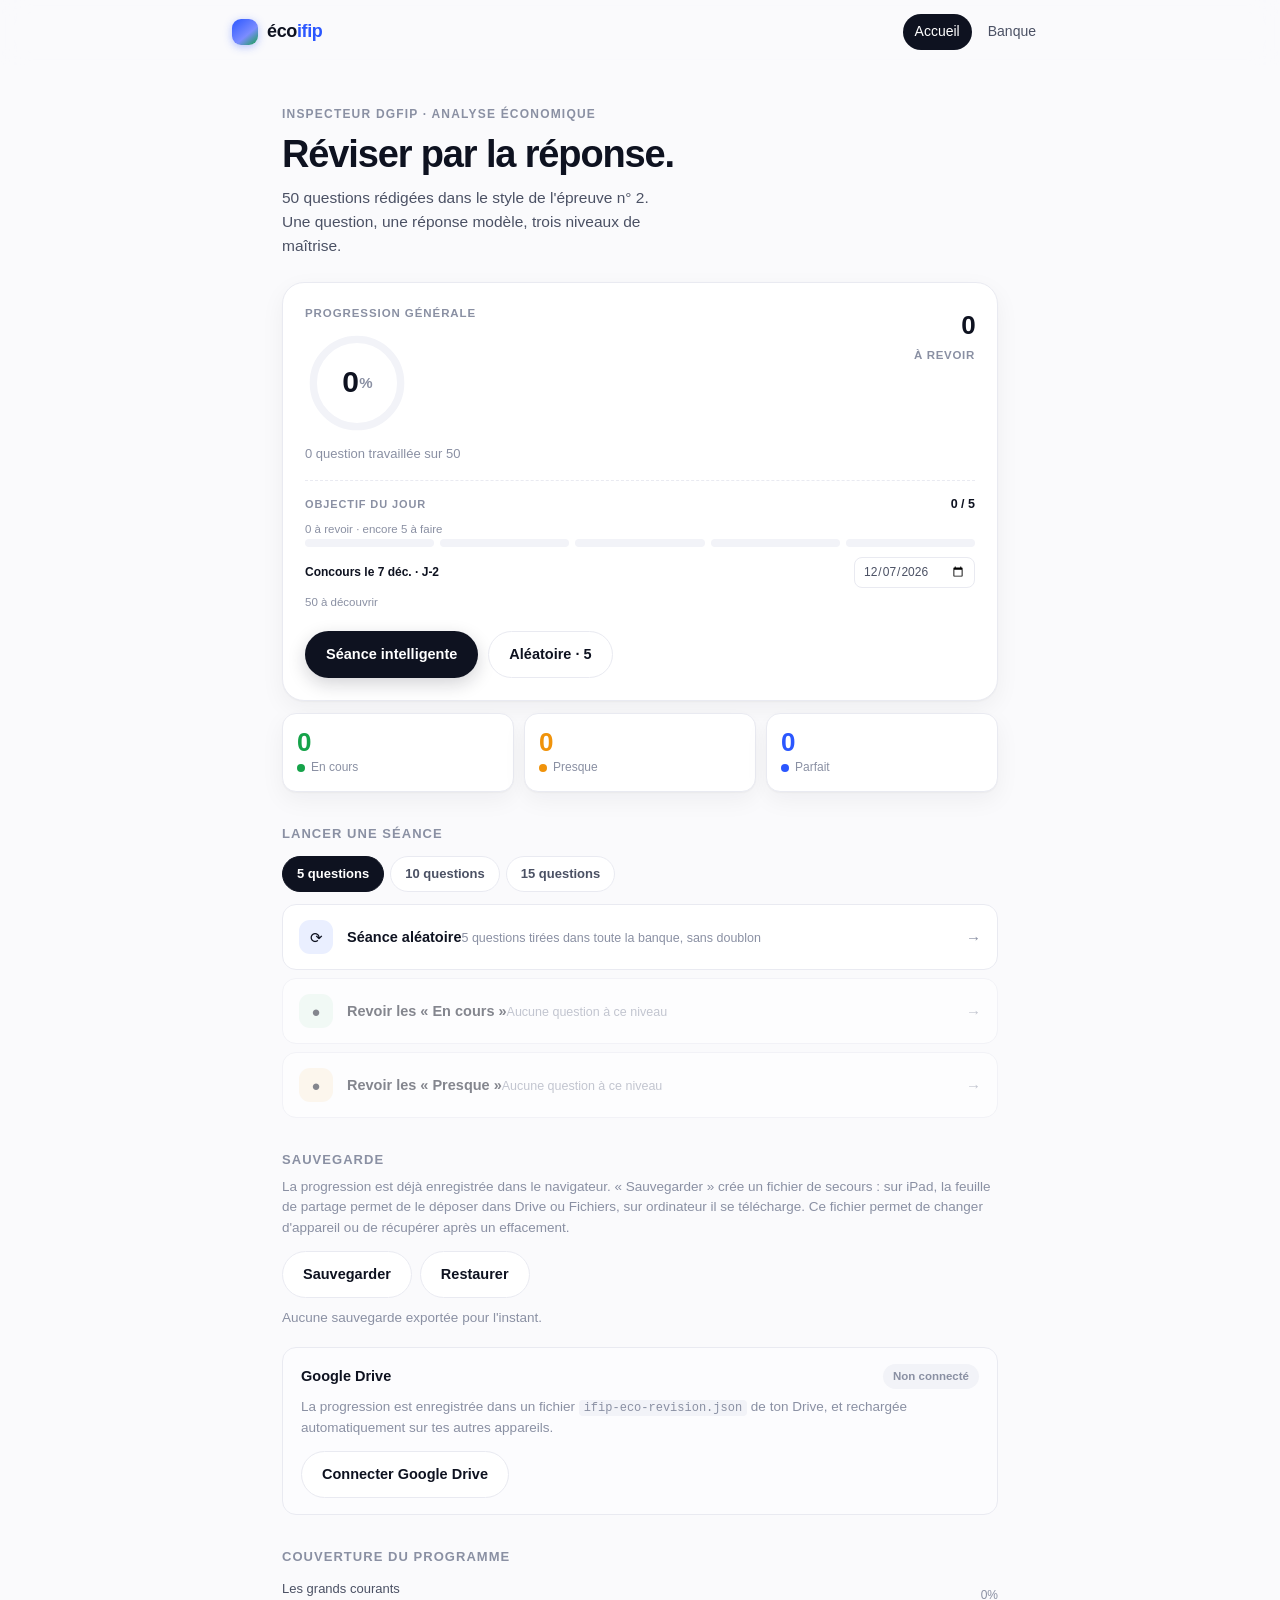
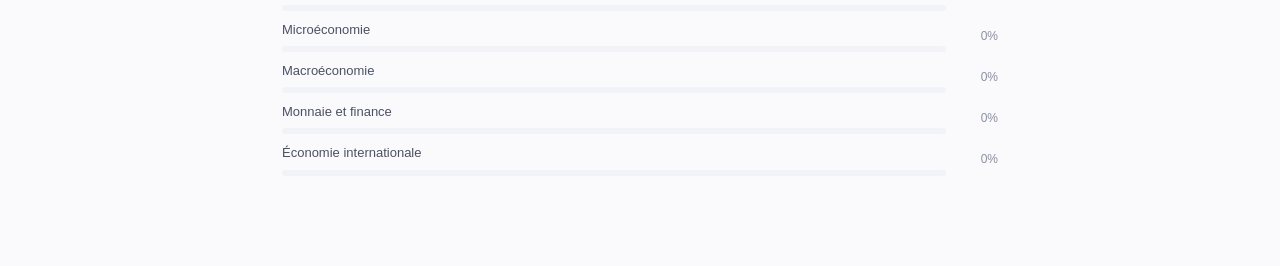
<file: index.html>
<!DOCTYPE html>
<html lang="fr">
<head>
  <meta charset="utf-8">
  <meta name="viewport" content="width=device-width, initial-scale=1, viewport-fit=cover">
  <meta name="theme-color" content="#fbfbfd">
  <meta name="apple-mobile-web-app-capable" content="yes">
  <meta name="mobile-web-app-capable" content="yes">
  <meta name="apple-mobile-web-app-status-bar-style" content="default">
  <meta name="apple-mobile-web-app-title" content="IFIP Éco">
  <meta name="format-detection" content="telephone=no">
  <title>Éco IFiP — révision active</title>
  <link rel="manifest" href="manifest.json">
  <link rel="apple-touch-icon" sizes="180x180" href="assets/icone-180.png">
  <link rel="icon" type="image/png" sizes="512x512" href="assets/icone-512.png">
  <link rel="stylesheet" href="assets/style.css">
  <script async defer src="https://accounts.google.com/gsi/client"></script>
</head>
<body>

  <header class="entete">
    <div class="entete__int">
      <a class="marque" href="#" data-nav="accueil">
        <span class="marque__pastille"></span>
        <span class="marque__texte">éco<em>ifip</em></span>
      </a>
      <nav class="nav">
        <button class="nav__lien" data-nav="accueil">Accueil</button>
        <button class="nav__lien" data-nav="banque">Banque</button>
      </nav>
    </div>
  </header>

  <main id="principal">

    <input type="file" id="fichier-sauvegarde" accept=".json,application/json" hidden>

    <!-- ÉCRAN ACCUEIL -->
    <section id="ecran-accueil" class="ecran actif" aria-label="Tableau de bord"></section>

    <!-- ÉCRAN SÉANCE -->
    <section id="ecran-seance" class="ecran" aria-label="Séance de révision"></section>

    <!-- ÉCRAN BILAN -->
    <section id="ecran-bilan" class="ecran" aria-label="Bilan de séance"></section>

    <!-- ÉCRAN BANQUE -->
    <section id="ecran-banque" class="ecran" aria-label="Banque de questions"></section>

  </main>

  <!-- Fenêtre de consultation d'une réponse -->
  <dialog id="modale" class="modale">
    <div class="modale__haut">
      <span class="etiquette" id="modale-etiquette"></span>
      <button class="modale__fermer" id="modale-fermer" aria-label="Fermer">&times;</button>
    </div>
    <h3 class="modale__question" id="modale-question"></h3>
    <div class="reponse" id="modale-reponse"></div>
    <div class="modale__niveaux" id="modale-niveaux"></div>
  </dialog>

  <div class="toast" id="toast" role="status" aria-live="polite"></div>

  <script src="data/1-courants.js"></script>
  <script src="data/2-micro.js"></script>
  <script src="data/3-macro.js"></script>
  <script src="data/4-finance.js"></script>
  <script src="data/5-international.js"></script>
  <script src="data/6-plans.js"></script>
  <script src="assets/app.js"></script>
</body>
</html>
</file>
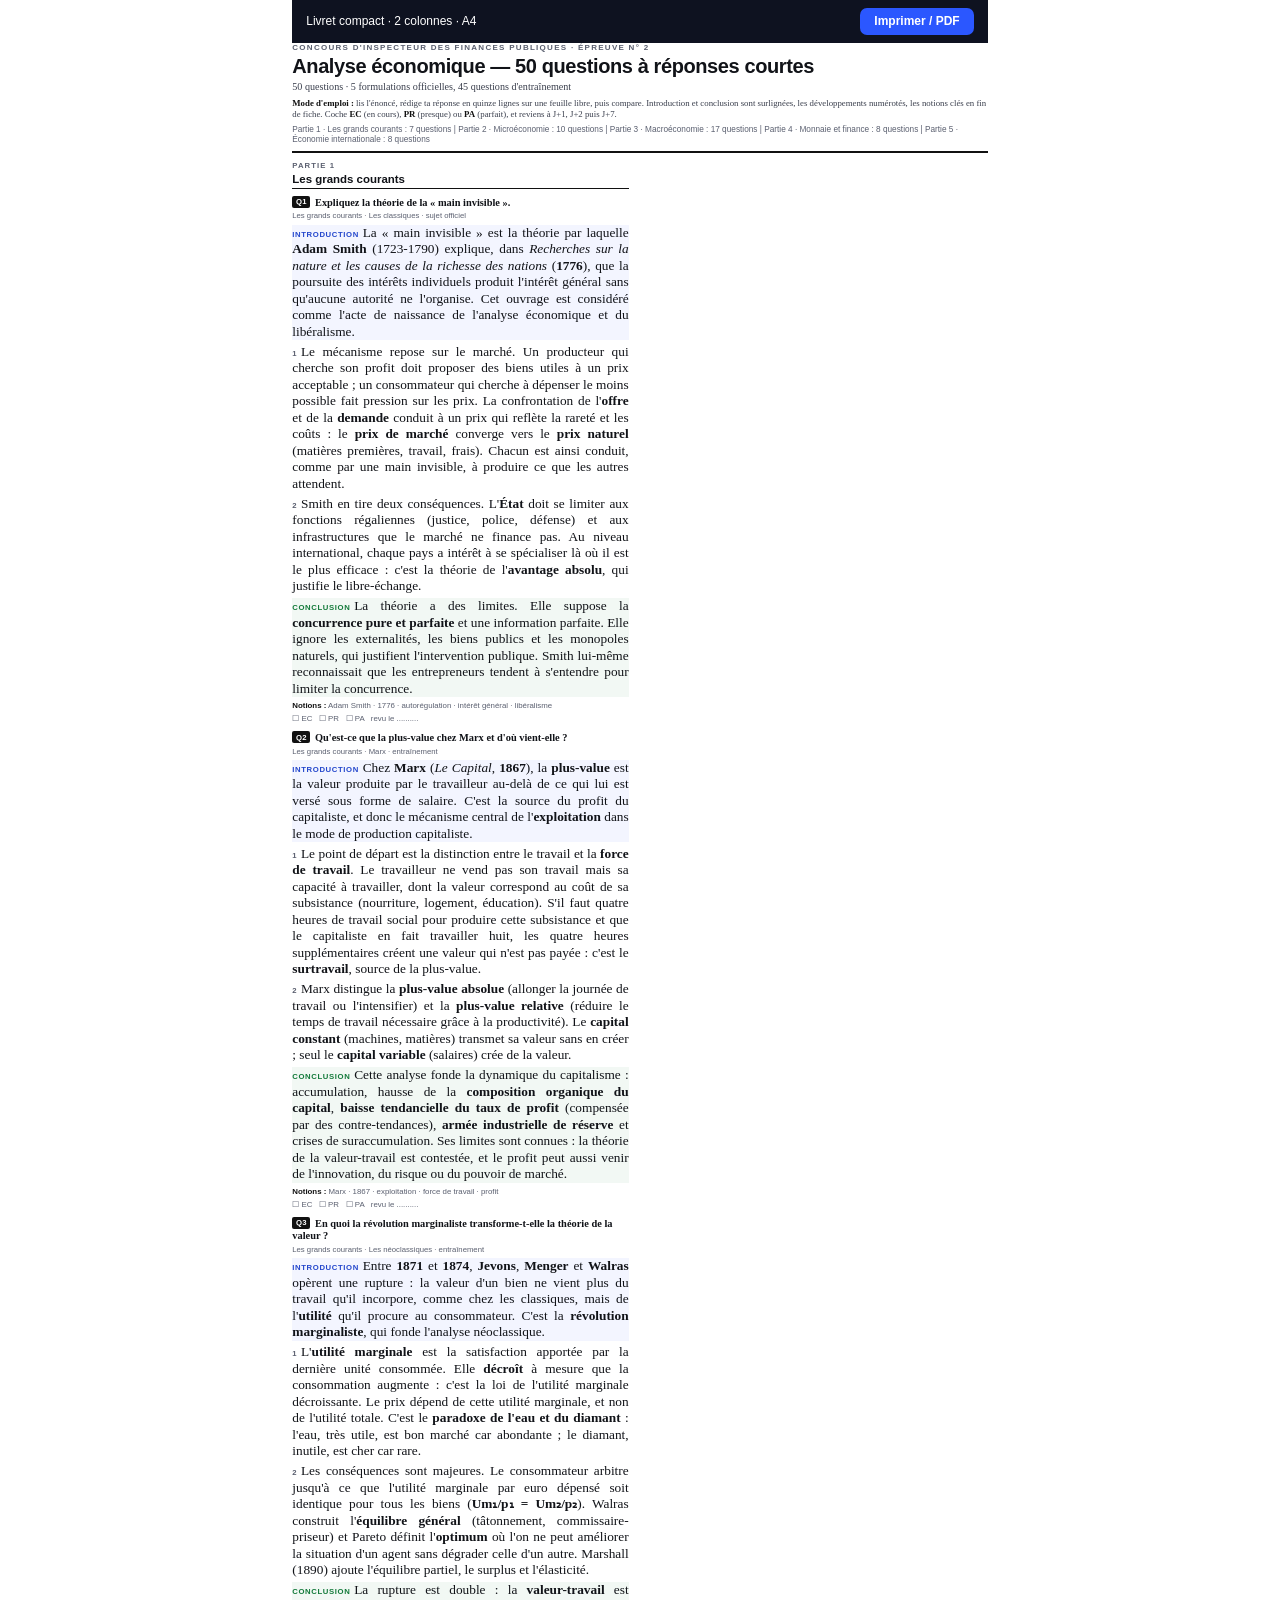
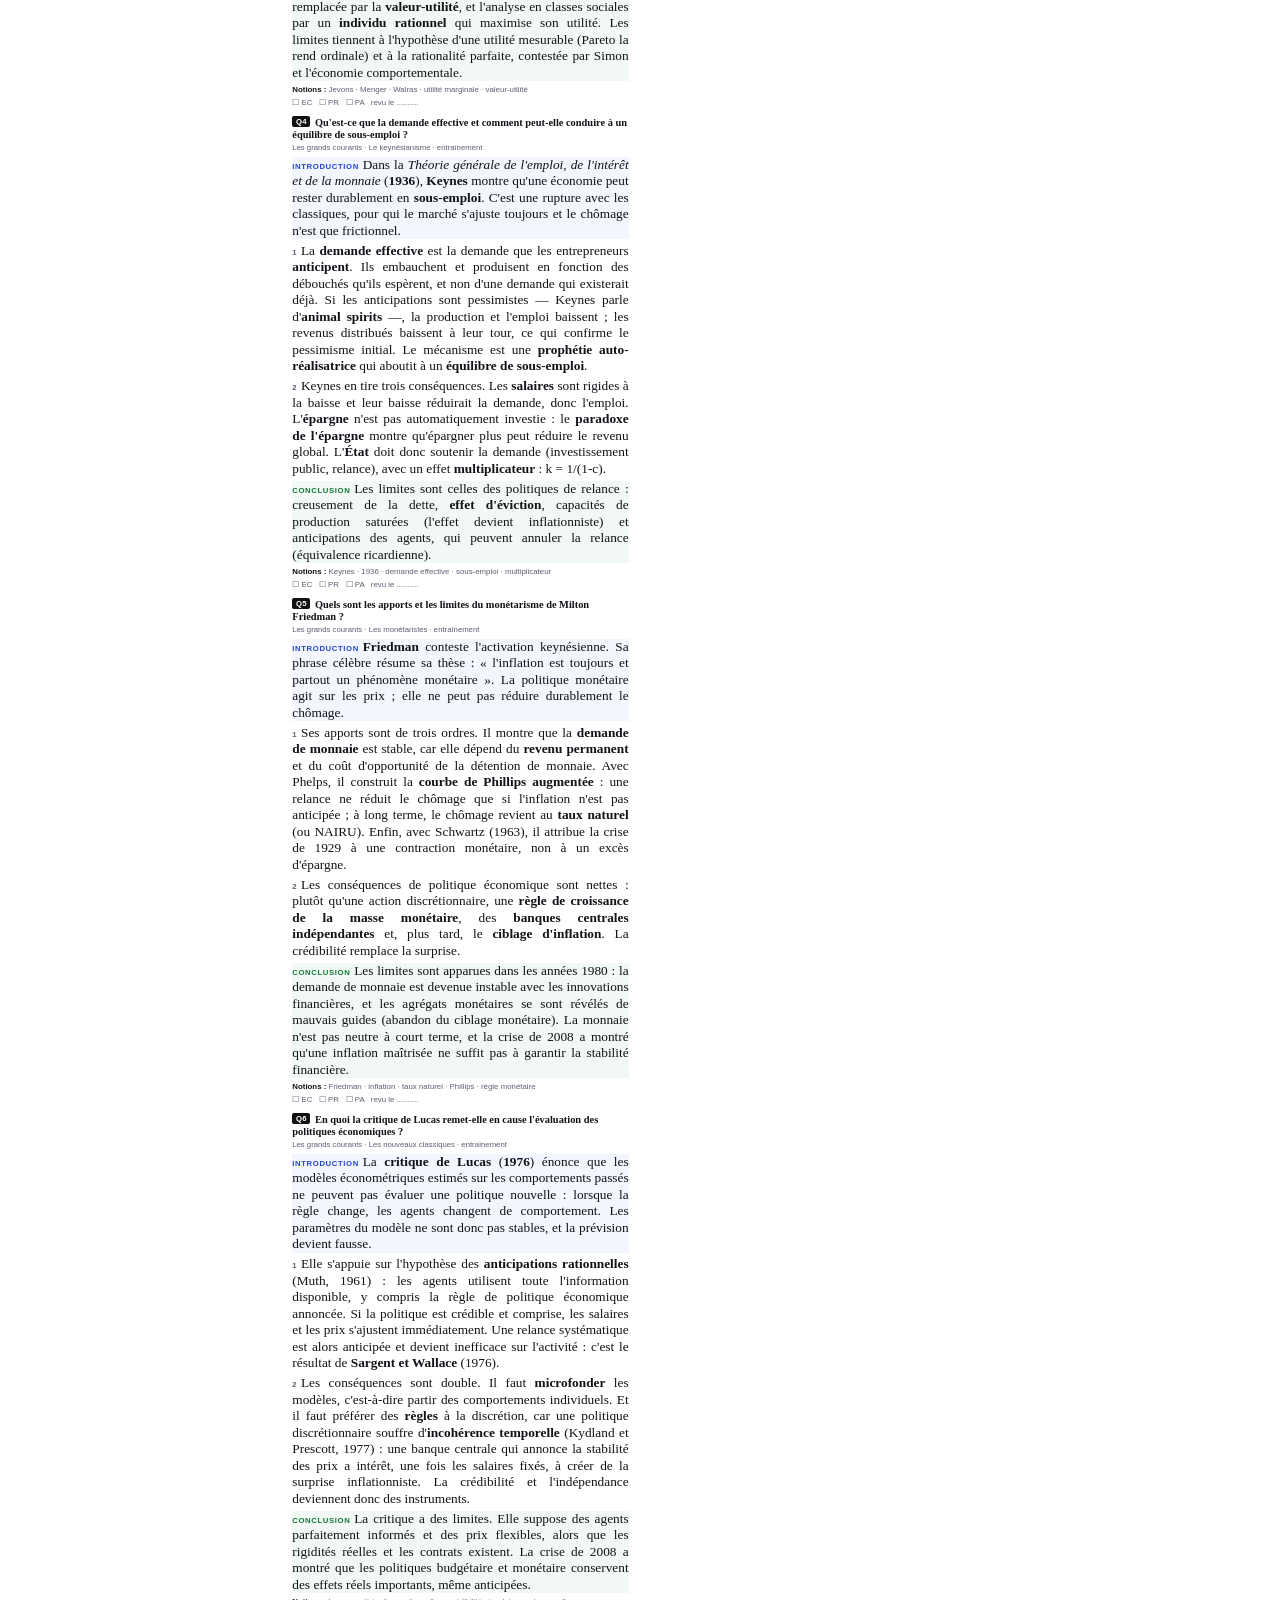
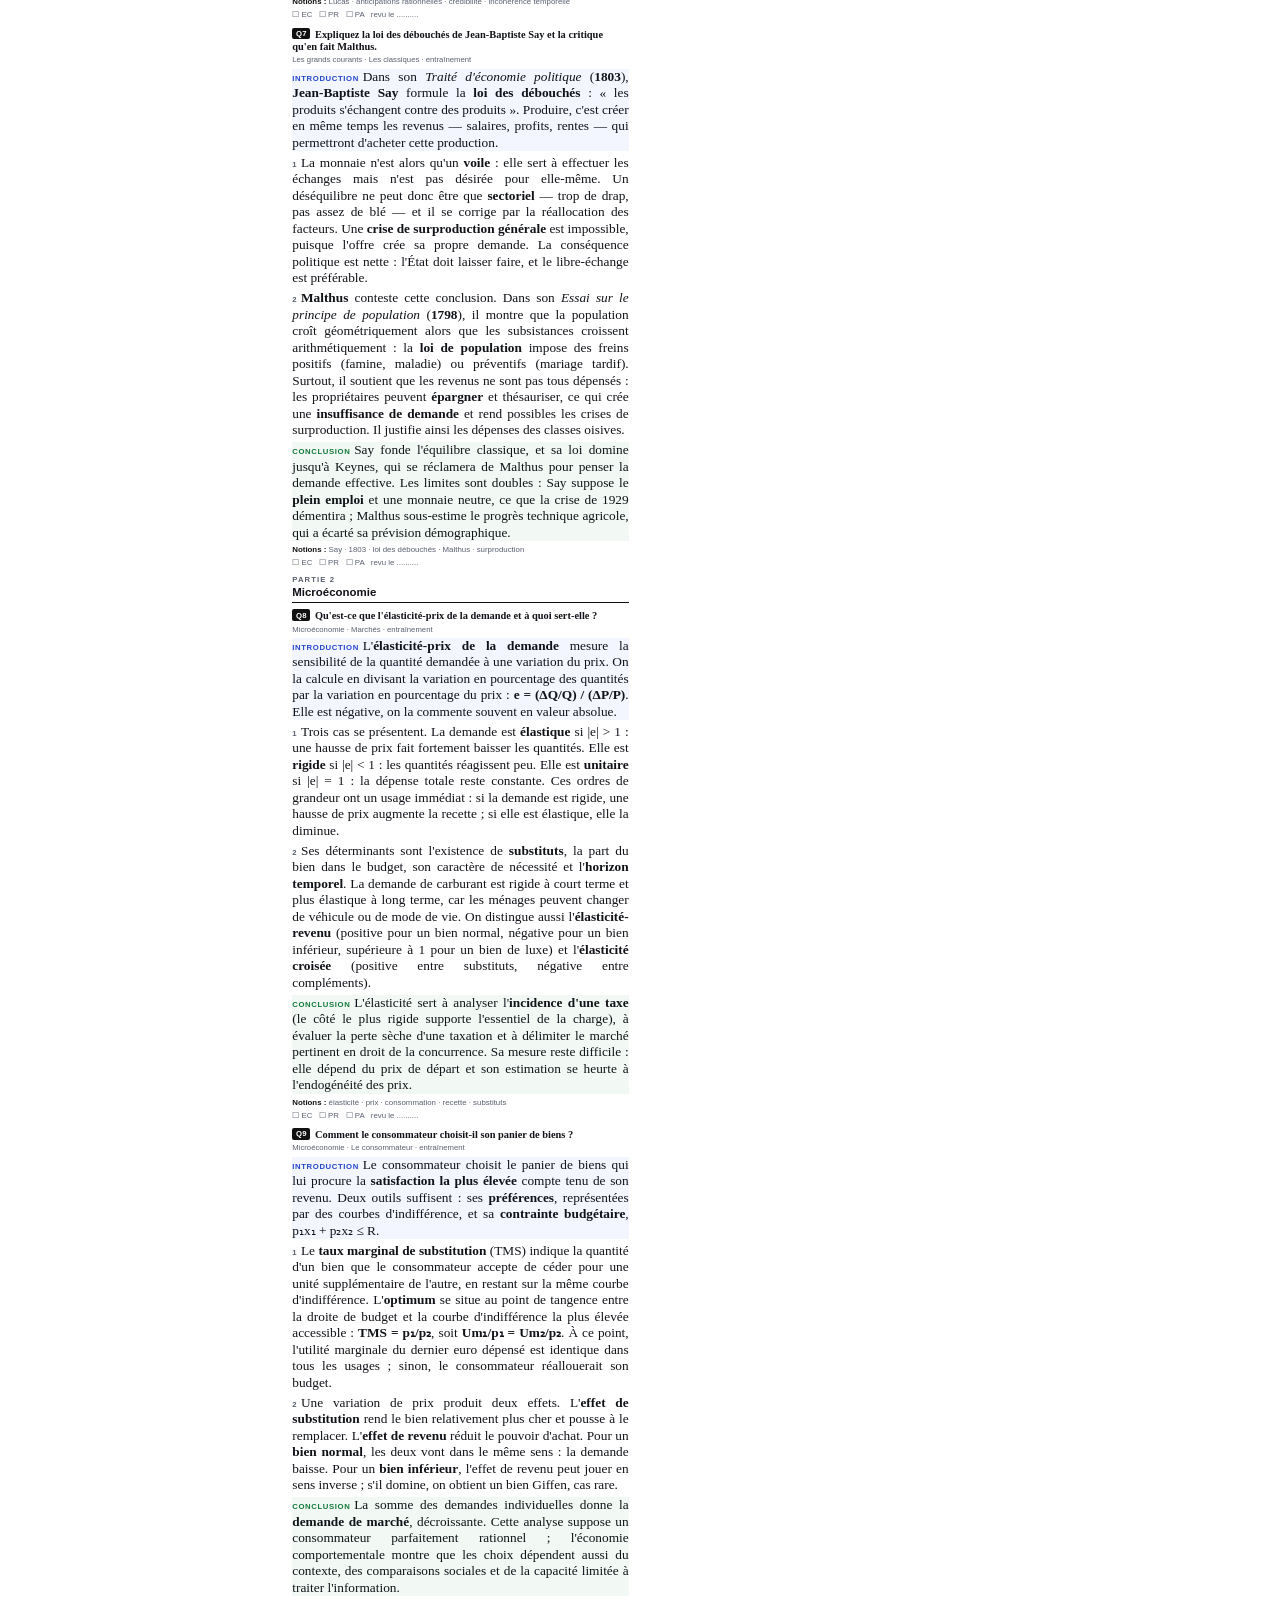
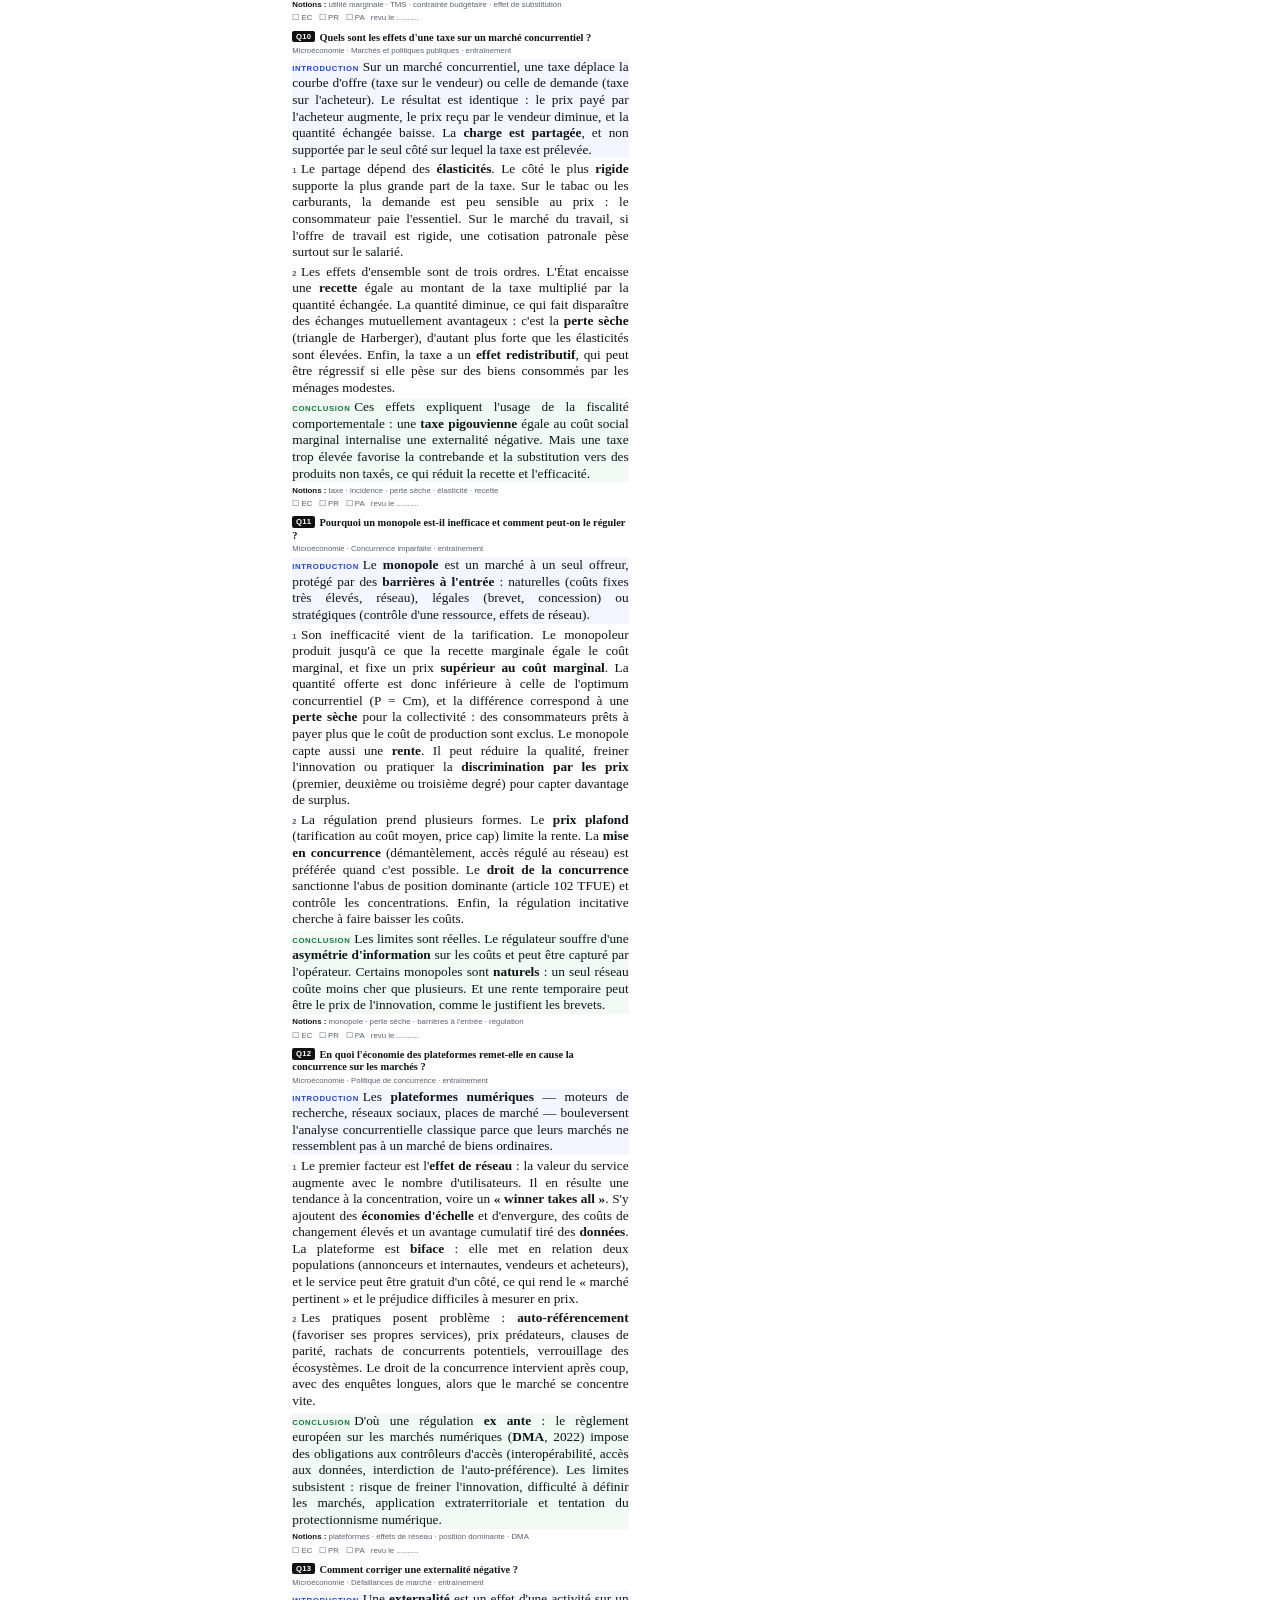
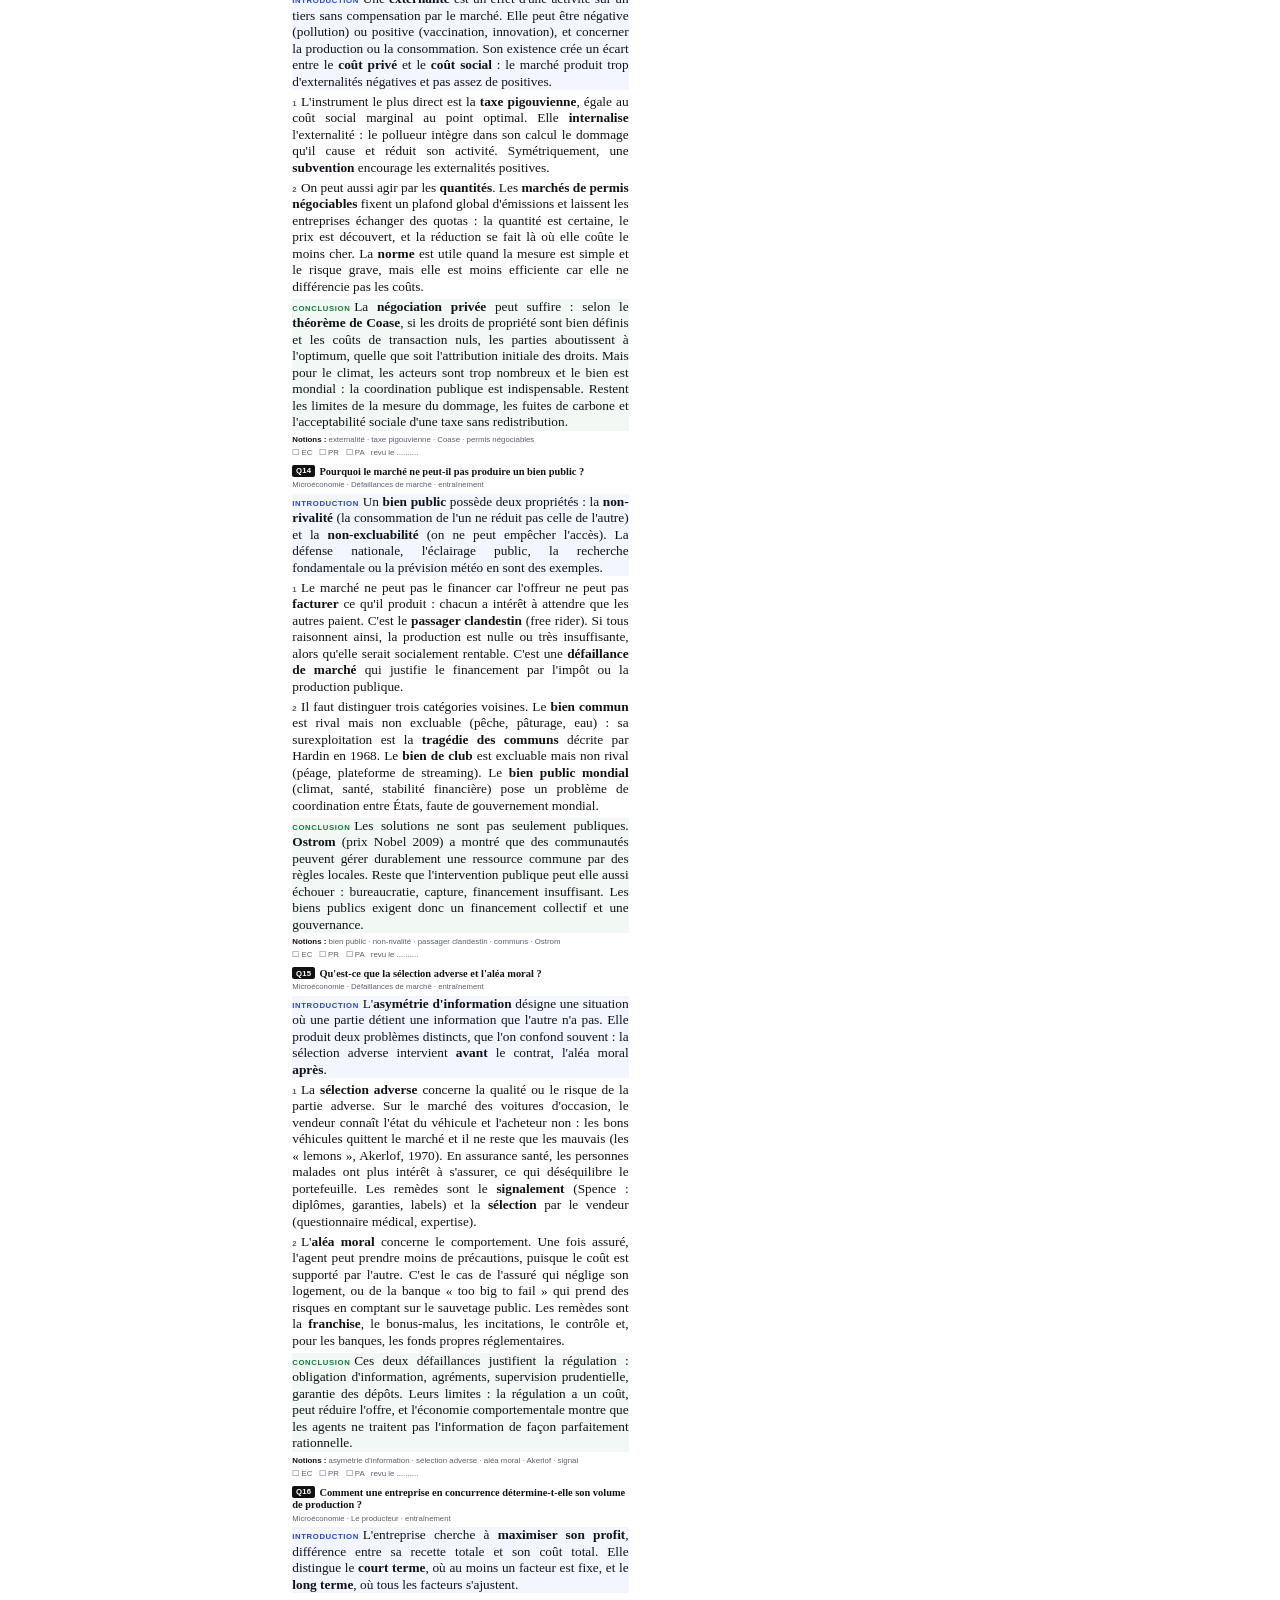
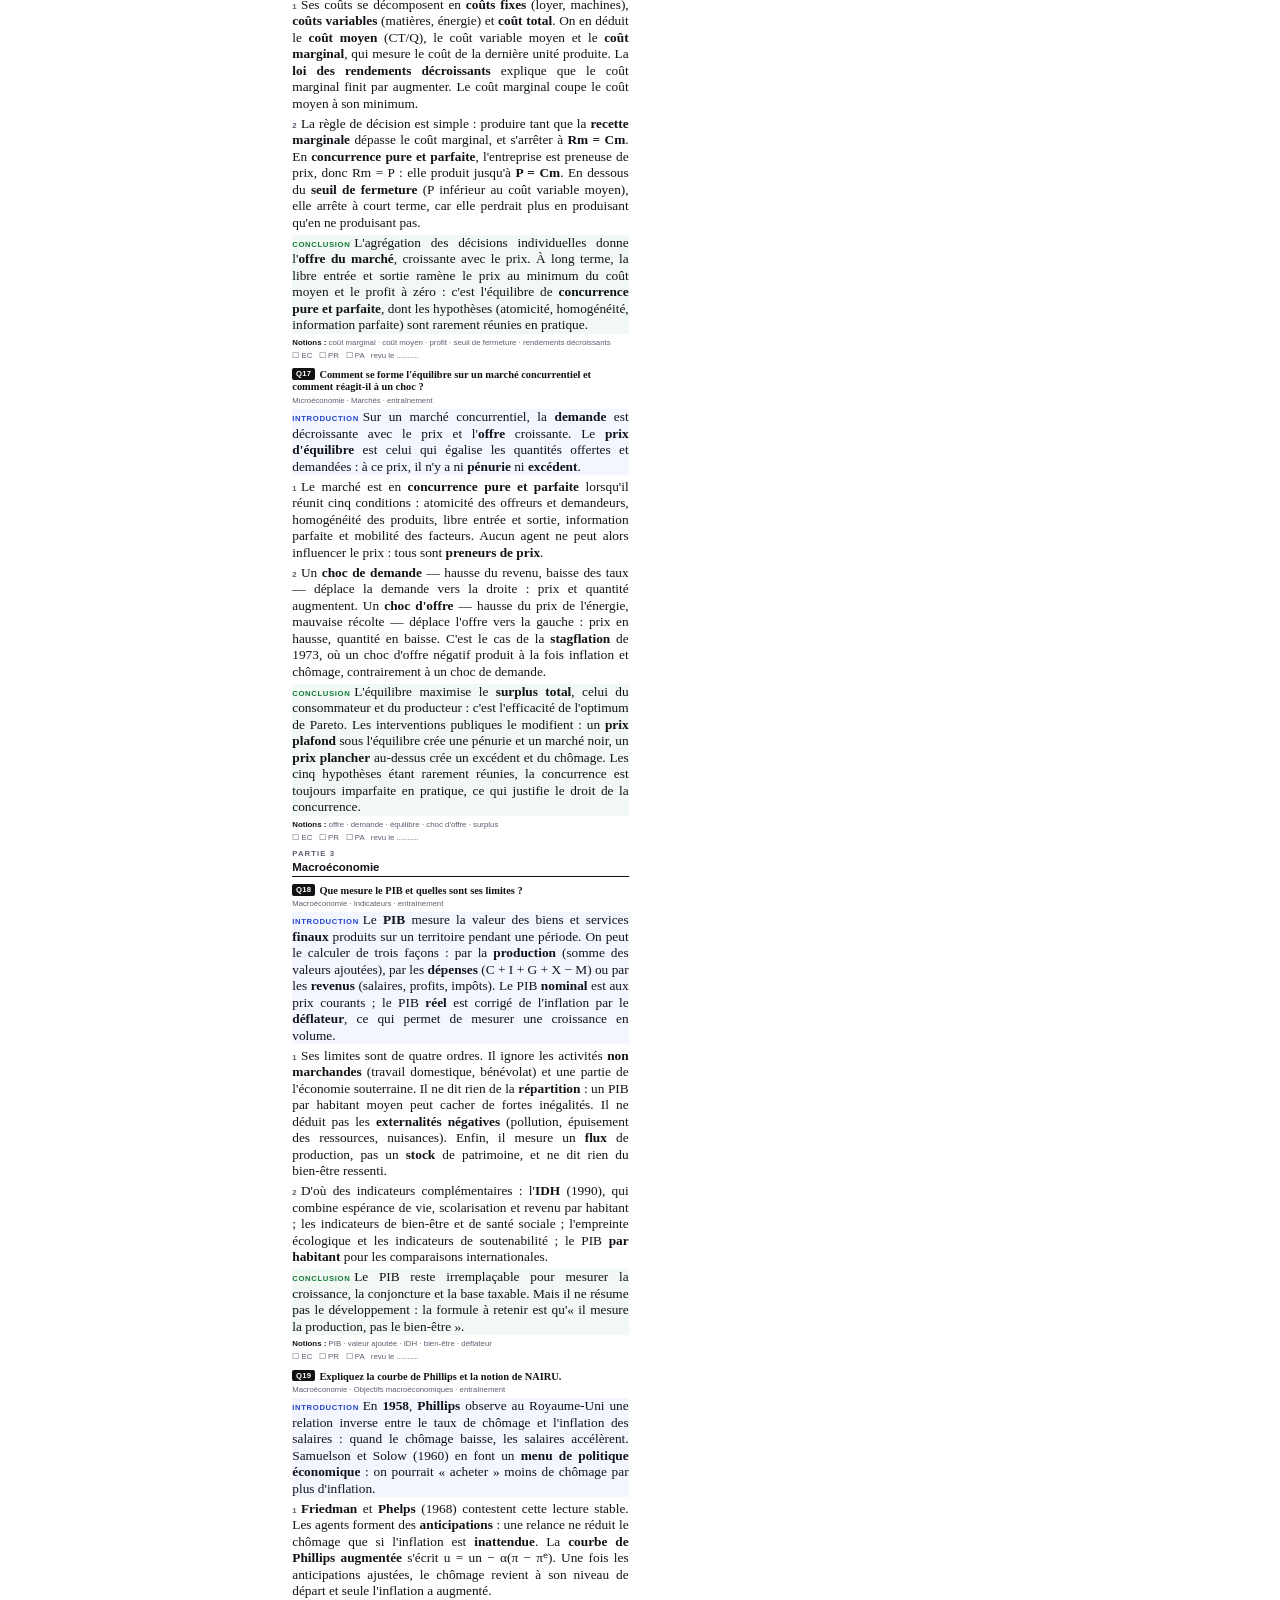
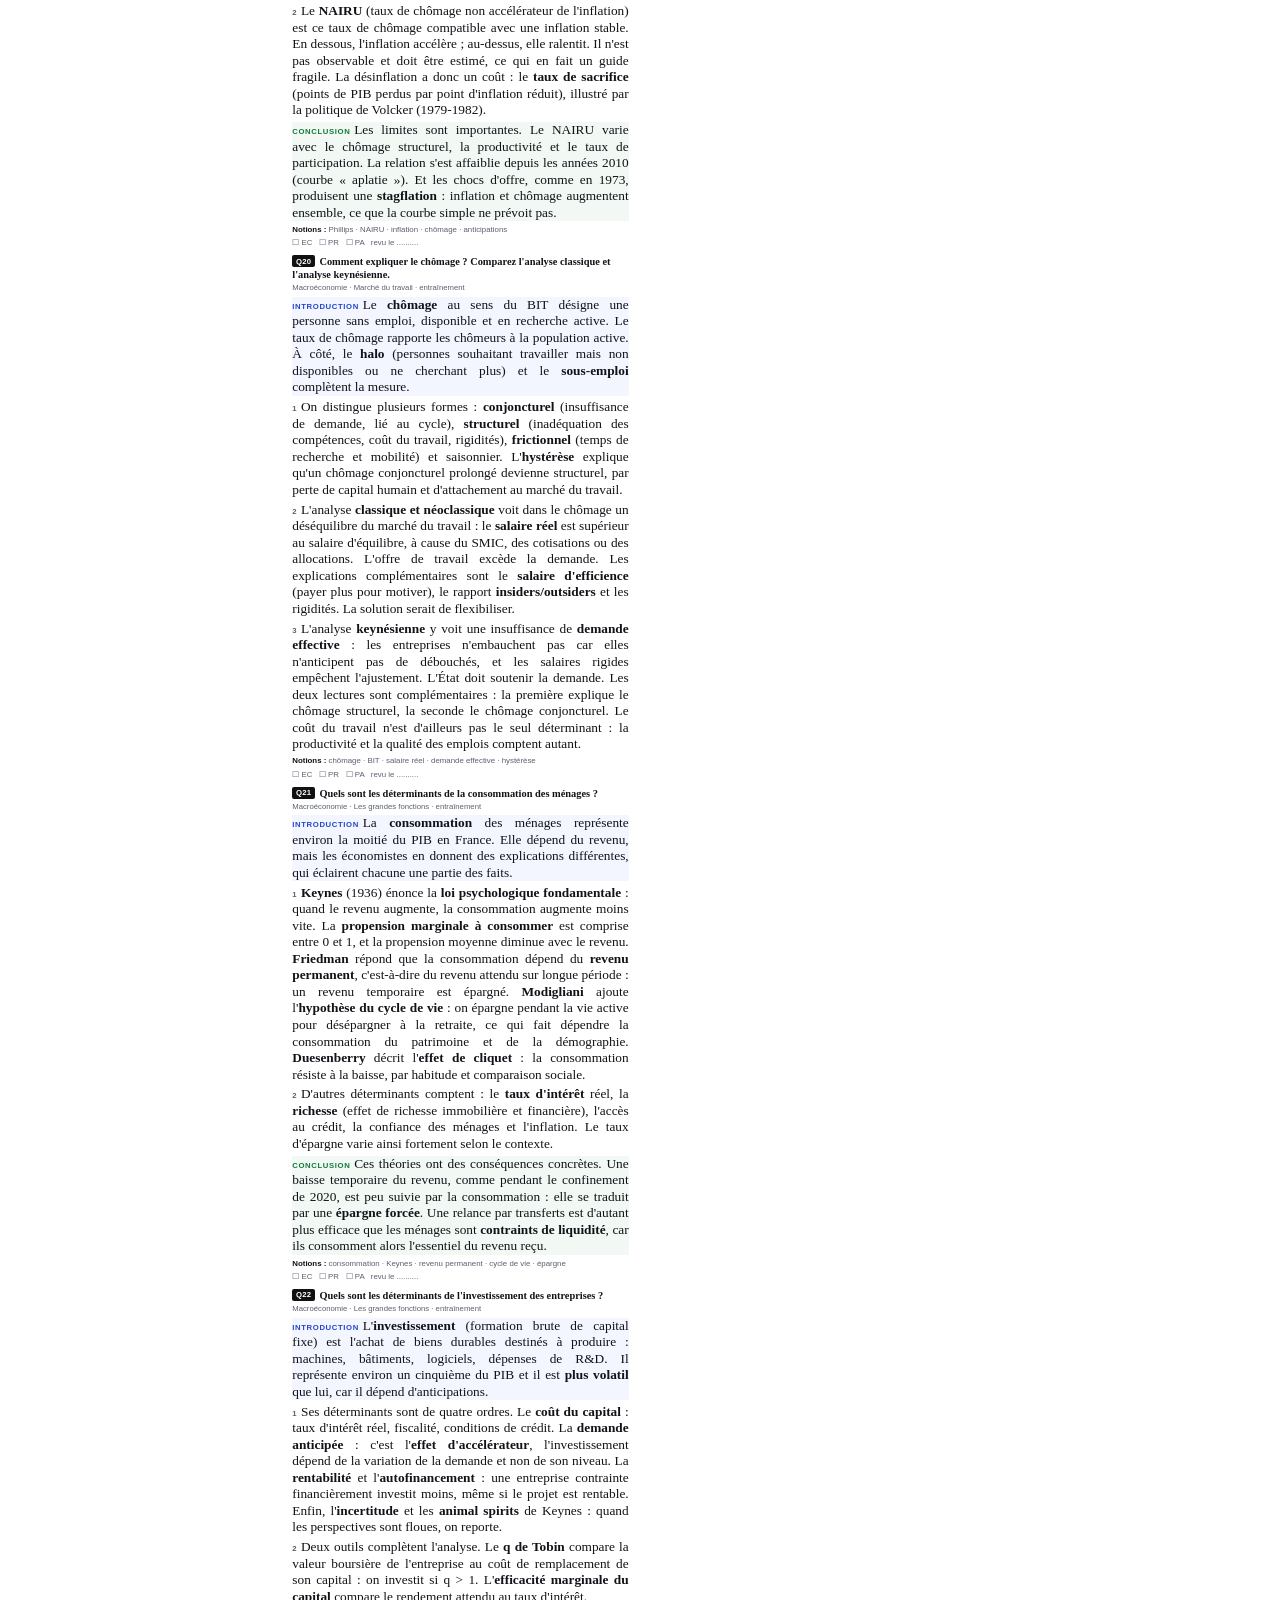
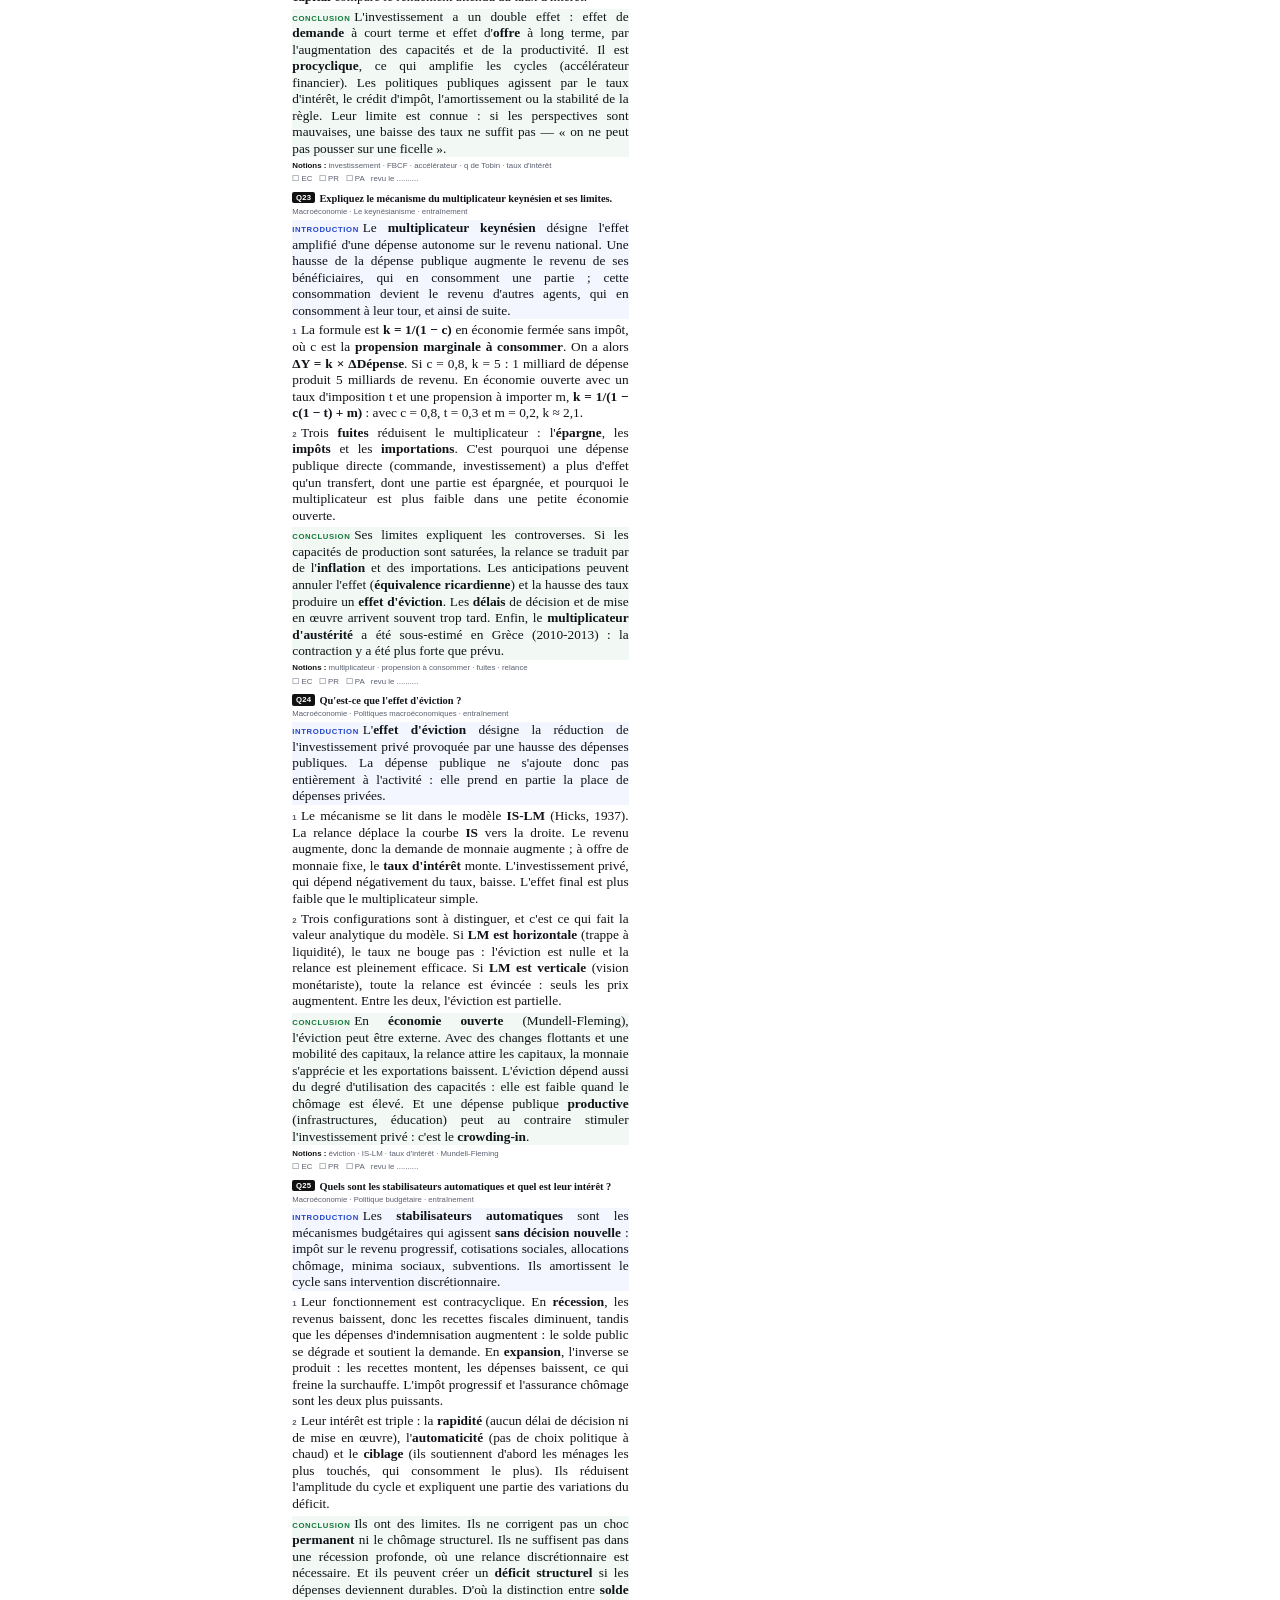
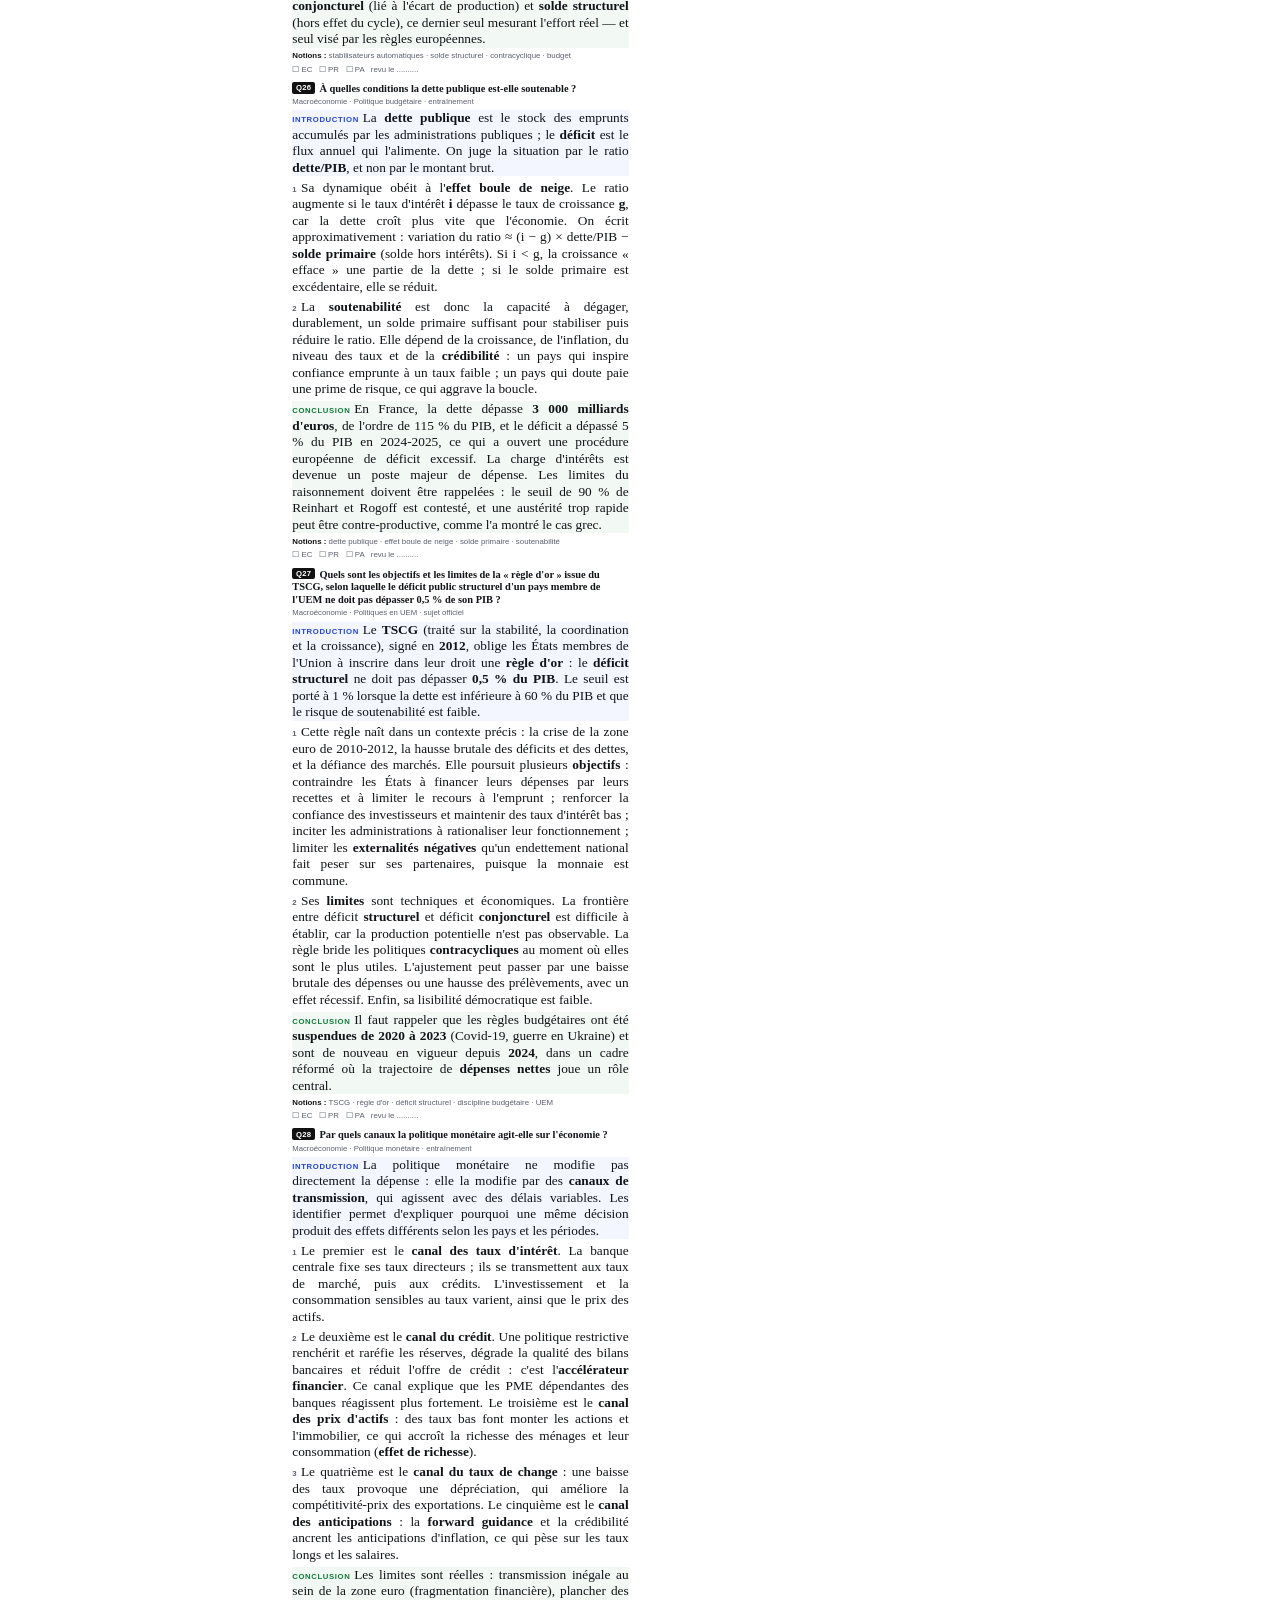
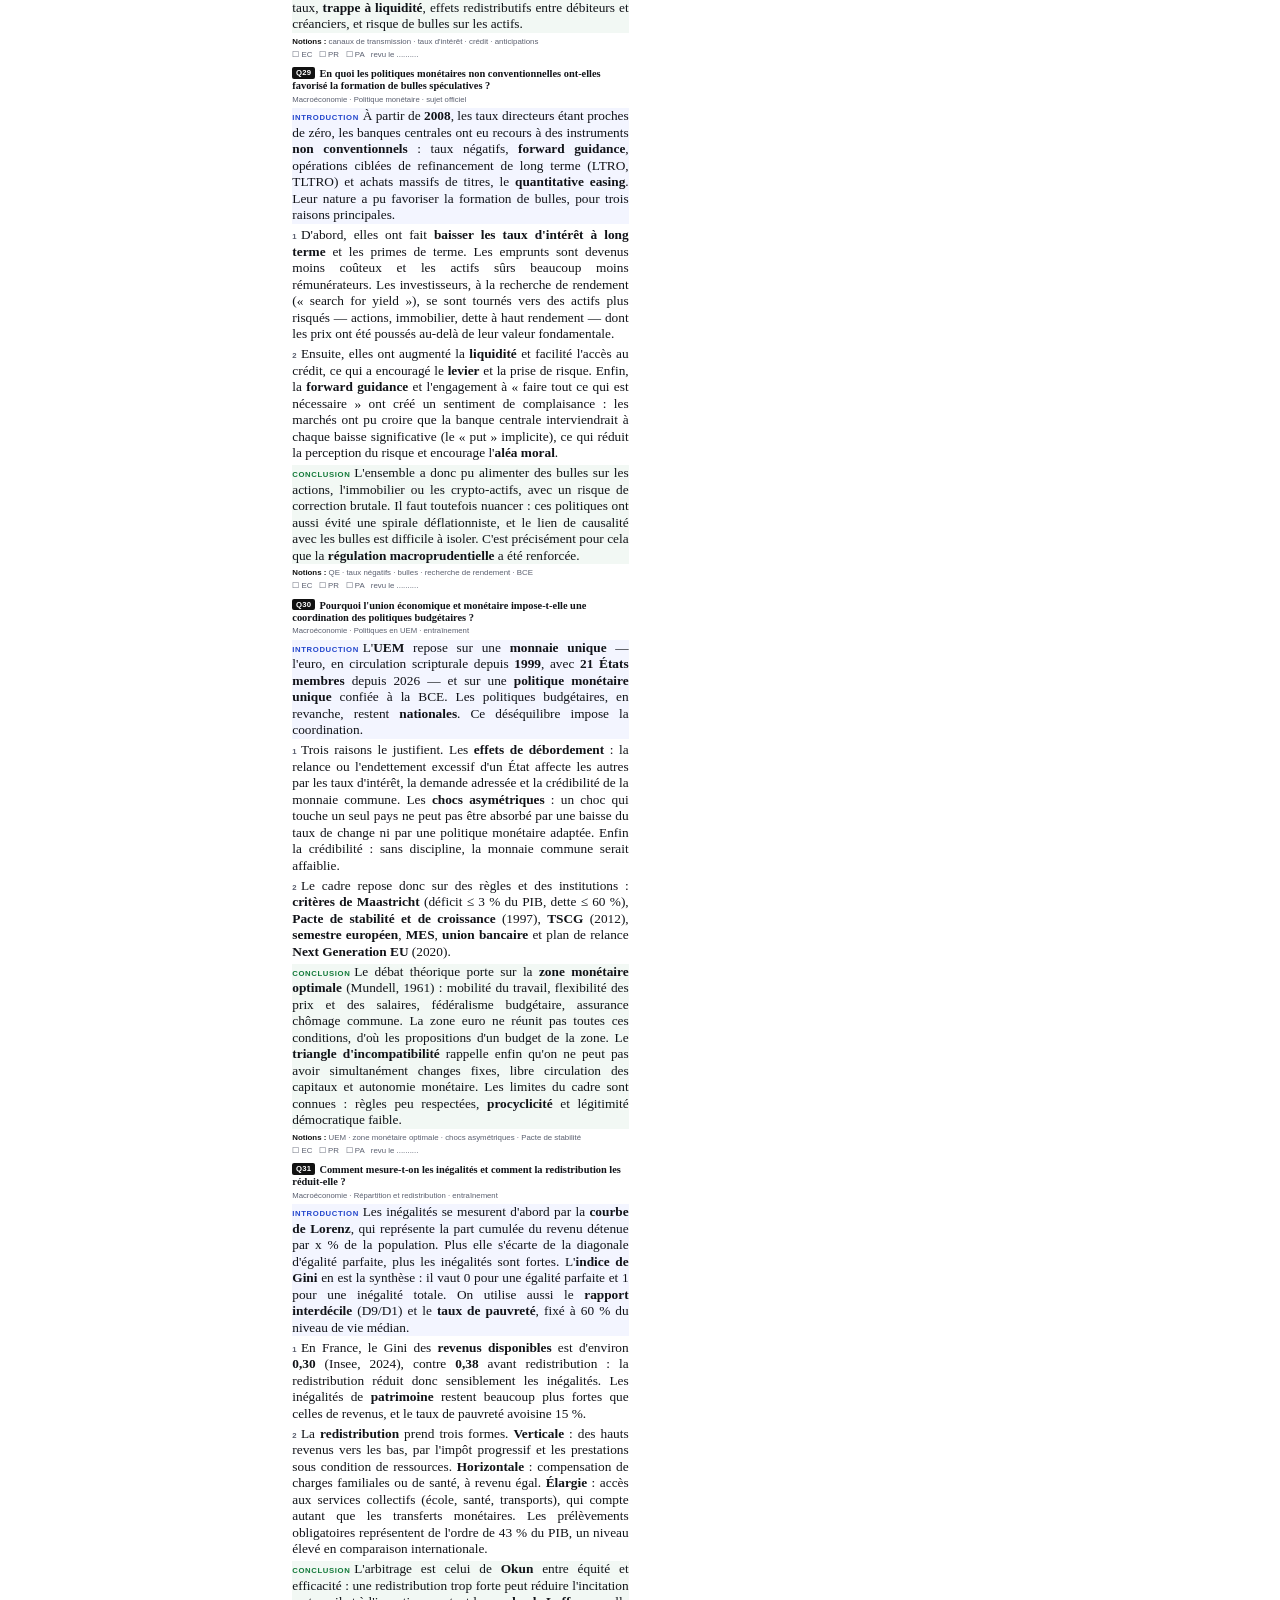
<file: imprimable.html>
<!DOCTYPE html>
<html lang="fr">
<head>
<meta charset="utf-8">
<meta name="viewport" content="width=device-width, initial-scale=1">
<title>Analyse économique — 50 QRC, livret compact</title>
<style>
  * { box-sizing: border-box; }

  body {
    margin: 0;
    background: #fff;
    color: #111318;
    font-family: Georgia, "Times New Roman", serif;
    font-size: 7.2pt;
    line-height: 1.24;
  }

  h1, h2, .kicker, .q__num, .bloc__lab, .plan, .q__meta, .notions, .suivi {
    font-family: "Segoe UI", Arial, sans-serif;
  }

  .barre-ecran {
    position: sticky; top: 0; z-index: 10;
    display: flex; justify-content: space-between; align-items: center;
    padding: 8px 14px; background: #0e1220; color: #fff;
    font-family: "Segoe UI", Arial, sans-serif; font-size: 12px;
  }
  .barre-ecran button {
    font: inherit; font-weight: 600; padding: 6px 14px;
    border: 0; border-radius: 7px; background: #2b57ff; color: #fff; cursor: pointer;
  }

  @media screen {
    body { max-width: 200mm; margin: 0 auto; padding: 0 8mm 20mm; font-size: 10pt; }
  }

  /* ---------- bandeau ---------- */
  .masthead {
    border-bottom: 2px solid #111;
    padding-bottom: 1.6mm;
    margin-bottom: 2.4mm;
  }
  .kicker {
    margin: 0 0 .8mm;
    font-size: 6pt; font-weight: 700; letter-spacing: .16em;
    text-transform: uppercase; color: #5b6070;
  }
  .masthead h1 {
    margin: 0;
    font-size: 15pt; line-height: 1.05; letter-spacing: -.02em;
  }
  .masthead .sous { margin: 1mm 0 0; font-size: 7.6pt; color: #3a3f4d; }
  .masthead .mode { margin: 1.4mm 0 0; font-size: 6.6pt; color: #3a3f4d; }
  .masthead .mode b { color: #111; }
  .plan { margin: 1.2mm 0 0; font-size: 6.2pt; color: #5b6070; }

  /* ---------- colonnes ---------- */
  .colonnes { column-count: 2; column-gap: 6mm; column-fill: auto; }

  .partie {
    break-inside: avoid;
    break-after: avoid;
    margin: 0 0 1.8mm;
    padding-bottom: .8mm;
    border-bottom: 1.5px solid #111;
  }
  .partie:first-child { margin-top: 0; }
  .partie h2 { margin: 0; font-size: 8.6pt; line-height: 1.1; }
  .partie h2 span {
    display: block; font-size: 5.8pt; letter-spacing: .14em;
    text-transform: uppercase; color: #5b6070; margin-bottom: .5mm;
  }

  /* ---------- question ---------- */
  .q { break-inside: avoid; margin: 0 0 2mm; }
  .q__tete { margin: 0; font-size: 7.8pt; font-weight: 700; line-height: 1.22; }
  .q__num {
    display: inline-block;
    font-size: 5.8pt; font-weight: 700; letter-spacing: .02em;
    background: #111; color: #fff;
    padding: .3mm 1mm; border-radius: 2px;
    margin-right: 1.2mm; vertical-align: .18em;
  }
  .q__meta { margin: .5mm 0 1mm; font-size: 5.8pt; color: #5b6070; }

  .bloc { margin: 0 0 .9mm; }
  .bloc p { margin: 0; text-align: justify; hyphens: auto; }
  .bloc__lab {
    font-size: 5.8pt; font-weight: 700; letter-spacing: .08em;
    text-transform: uppercase; margin-right: 1mm;
  }
  .bloc--intro p { background: #f3f5ff; }
  .bloc--intro .bloc__lab { color: #2447cc; }
  .bloc--dev .bloc__lab { color: #5b6070; }
  .bloc--conclusion p { background: #f2f8f4; }
  .bloc--conclusion .bloc__lab { color: #137a3a; }

  .notions { margin: 1mm 0 0; font-size: 5.9pt; color: #5b6070; line-height: 1.35; }
  .notions b { color: #111; font-weight: 600; }
  .suivi { margin: .7mm 0 0; font-size: 5.9pt; color: #5b6070; }

  @page { size: A4; margin: 9mm 10mm 8mm; }

  @media print {
    .barre-ecran { display: none; }
    .bloc--intro p, .bloc--conclusion p { background: #f4f4f4; }
    .q { orphans: 2; widows: 2; }
  }
</style>
</head>
<body>

<div class="barre-ecran">
  <span>Livret compact · 2 colonnes · A4</span>
  <button type="button" onclick="window.print()">Imprimer / PDF</button>
</div>

<header class="masthead">
  <p class="kicker">Concours d'inspecteur des finances publiques · épreuve n° 2</p>
  <h1>Analyse économique — 50 questions à réponses courtes</h1>
  <p class="sous" id="compte">50 questions, réponses modèles</p>
  <p class="mode">
    <b>Mode d'emploi :</b> lis l'énoncé, rédige ta réponse en quinze lignes sur une feuille libre, puis compare.
    Introduction et conclusion sont surlignées, les développements numérotés, les notions clés en fin de fiche.
    Coche <b>EC</b> (en cours), <b>PR</b> (presque) ou <b>PA</b> (parfait), et reviens à J+1, J+2 puis J+7.
  </p>
  <p class="plan" id="plan"></p>
</header>

<div class="colonnes" id="contenu"></div>

<script src="data/1-courants.js"></script>
<script src="data/2-micro.js"></script>
<script src="data/3-macro.js"></script>
<script src="data/4-finance.js"></script>
<script src="data/5-international.js"></script>
<script src="data/6-plans.js"></script>
<script>
(function () {
  "use strict";

  var B = (window.BANQUE || []).slice();
  var P = window.PLANS || {};
  var PARTIES = {
    1: "Les grands courants",
    2: "Microéconomie",
    3: "Macroéconomie",
    4: "Monnaie et finance",
    5: "Économie internationale"
  };

  B.sort(function (a, b) { return a.partie - b.partie; });

  function esc(t) {
    return String(t).replace(/&/g, "&amp;").replace(/</g, "&lt;").replace(/>/g, "&gt;").replace(/"/g, "&quot;");
  }
  function riche(t) {
    return esc(t).replace(/\*\*([^*]+)\*\*/g, "<strong>$1</strong>").replace(/\*([^*]+)\*/g, "<em>$1</em>");
  }
  function roles(q) {
    var plan = P[q.id];
    var n = q.reponse.length;
    return q.reponse.map(function (_, i) {
      if (plan && plan[i]) return plan[i];
      return i === 0 ? "intro" : (i === n - 1 ? "conclusion" : "dev");
    });
  }

  var num = {};
  B.forEach(function (q, i) { num[q.id] = i + 1; });

  var parties = [1, 2, 3, 4, 5].filter(function (p) {
    return B.some(function (q) { return q.partie === p; });
  });

  document.getElementById("plan").textContent = parties.map(function (p) {
    return "Partie " + p + " · " + PARTIES[p] + " : " + B.filter(function (q) { return q.partie === p; }).length + " questions";
  }).join("   |   ");

  document.getElementById("contenu").innerHTML = parties.map(function (p) {
    var liste = B.filter(function (q) { return q.partie === p; });

    var cartes = liste.map(function (q) {
      var r = roles(q);
      var dev = 0;
      var blocs = q.reponse.map(function (par, i) {
        var role = r[i];
        var lab = role === "intro" ? "Introduction" : (role === "conclusion" ? "Conclusion" : String(++dev));
        return "<div class=\"bloc bloc--" + role + "\"><p><span class=\"bloc__lab\">" + lab + "</span>" + riche(par) + "</p></div>";
      }).join("");

      return "<article class=\"q\">" +
        "<p class=\"q__tete\"><span class=\"q__num\">Q" + num[q.id] + "</span>" + esc(q.question) + "</p>" +
        "<p class=\"q__meta\">" + PARTIES[q.partie] + " · " + esc(q.theme) + " · " +
          (q.statut === "officiel" ? "sujet officiel" : "entraînement") + "</p>" +
        blocs +
        "<p class=\"notions\"><b>Notions :</b> " + q.motsCles.map(esc).join(" · ") + "</p>" +
        "<p class=\"suivi\">☐ EC &nbsp; ☐ PR &nbsp; ☐ PA &nbsp; revu le ..........</p>" +
      "</article>";
    }).join("");

    return "<section class=\"partie\"><h2><span>Partie " + p + "</span>" + PARTIES[p] + "</h2></section>" + cartes;
  }).join("");

  var off = B.filter(function (q) { return q.statut === "officiel"; }).length;
  document.getElementById("compte").textContent =
    B.length + " questions · " + off + " formulations officielles, " + (B.length - off) + " questions d'entraînement";
})();
</script>

</body>
</html>
</file>
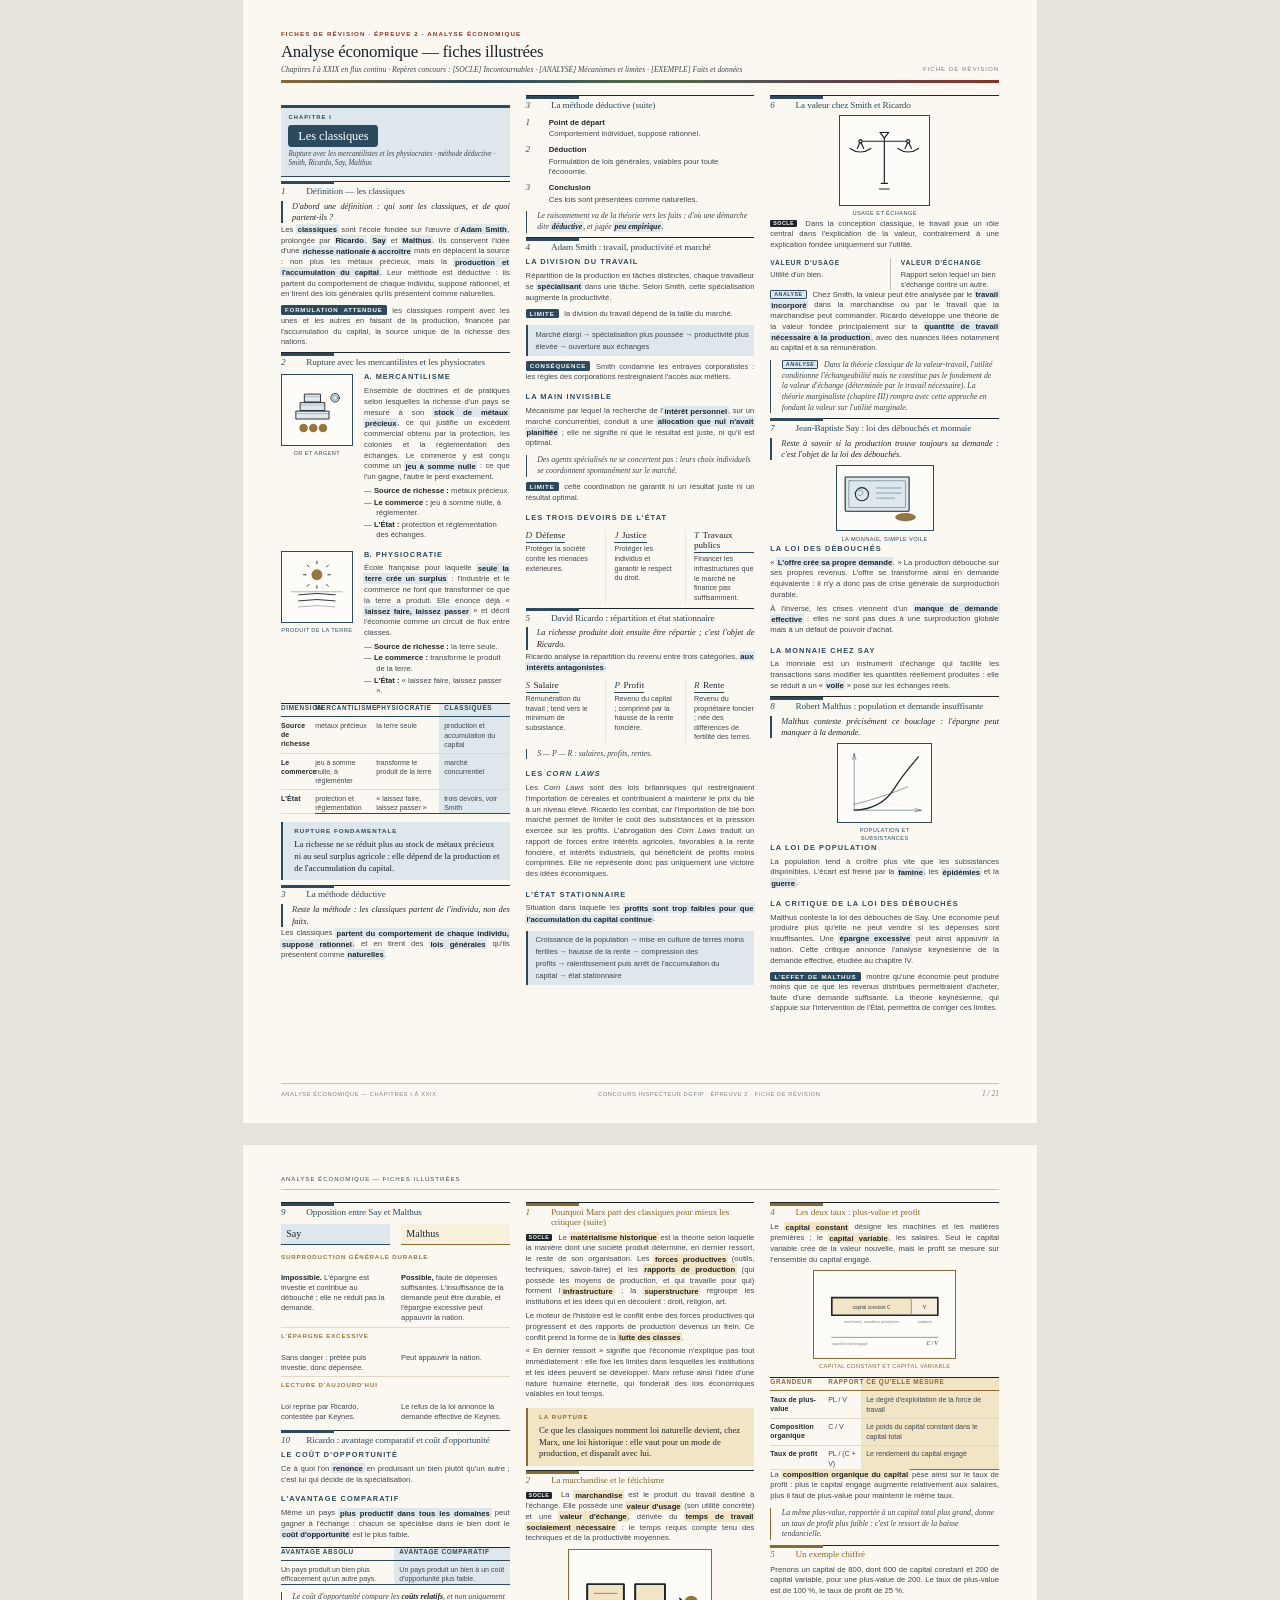
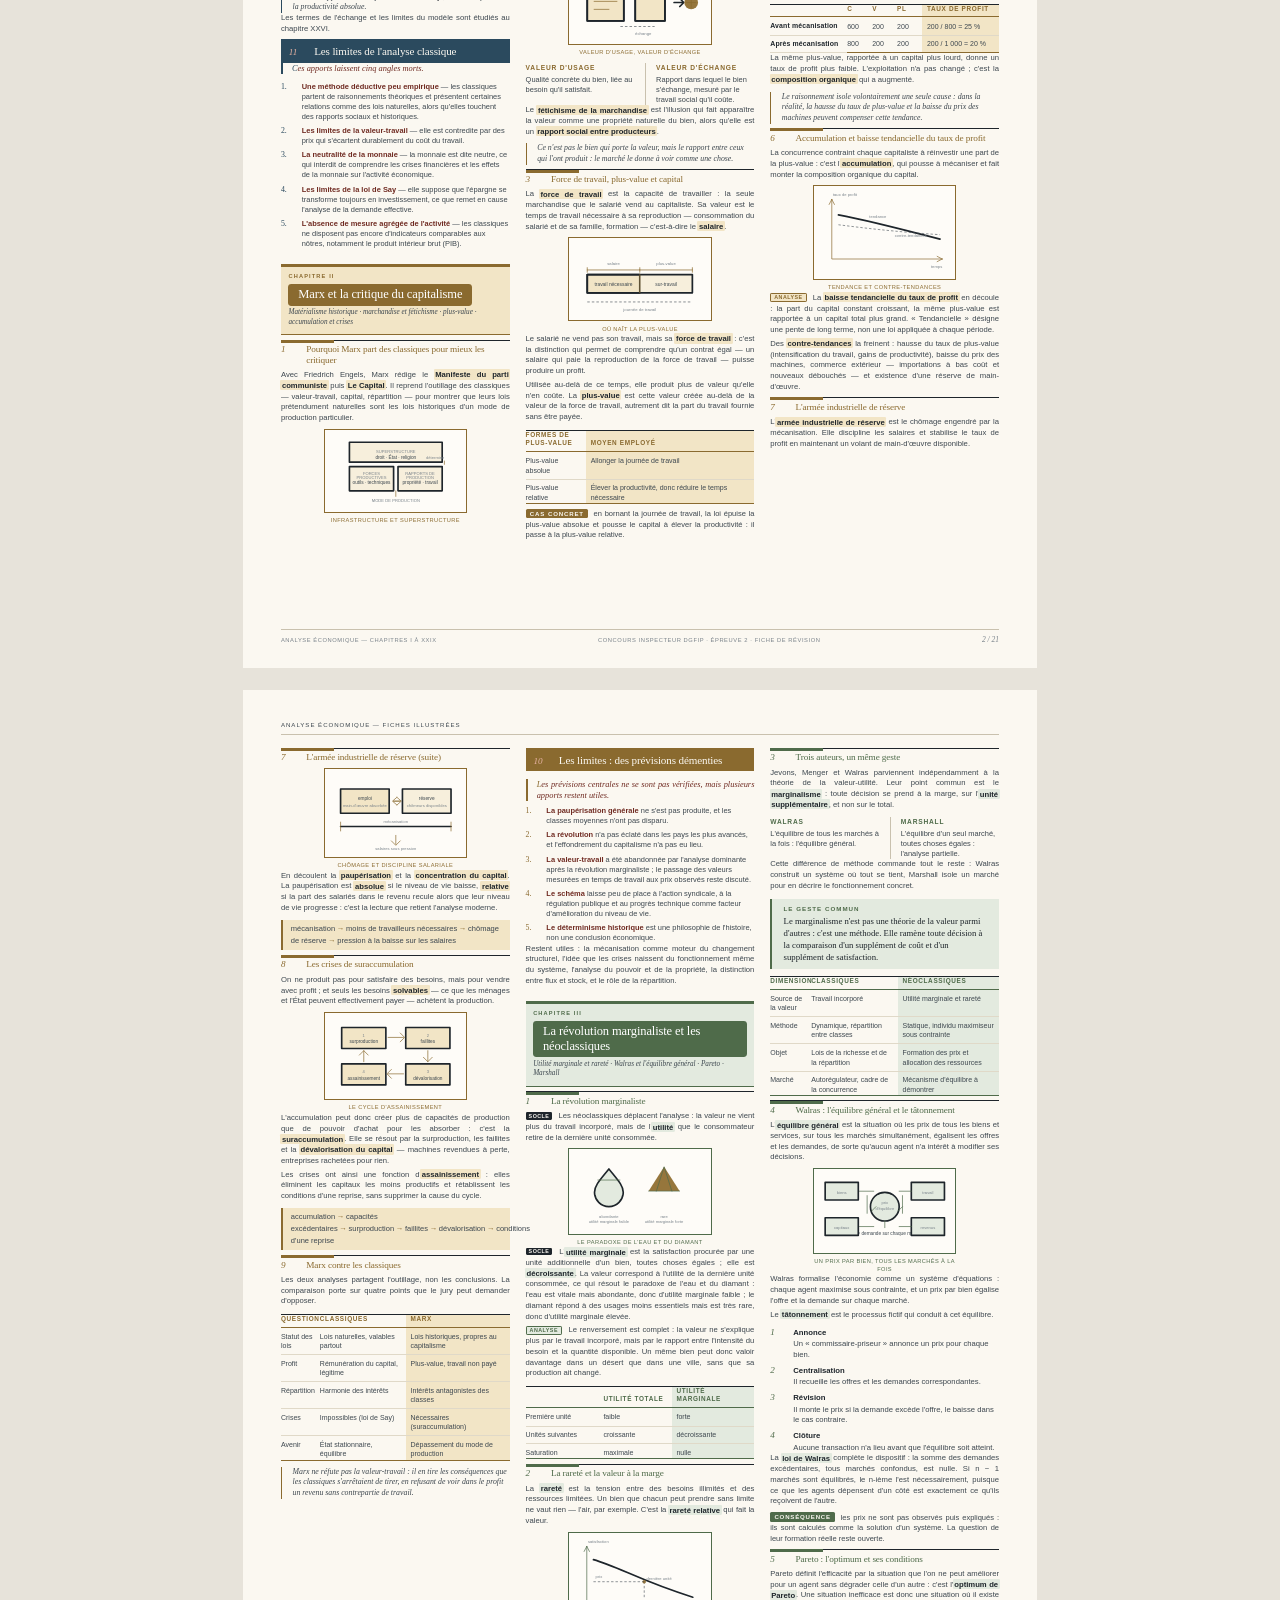
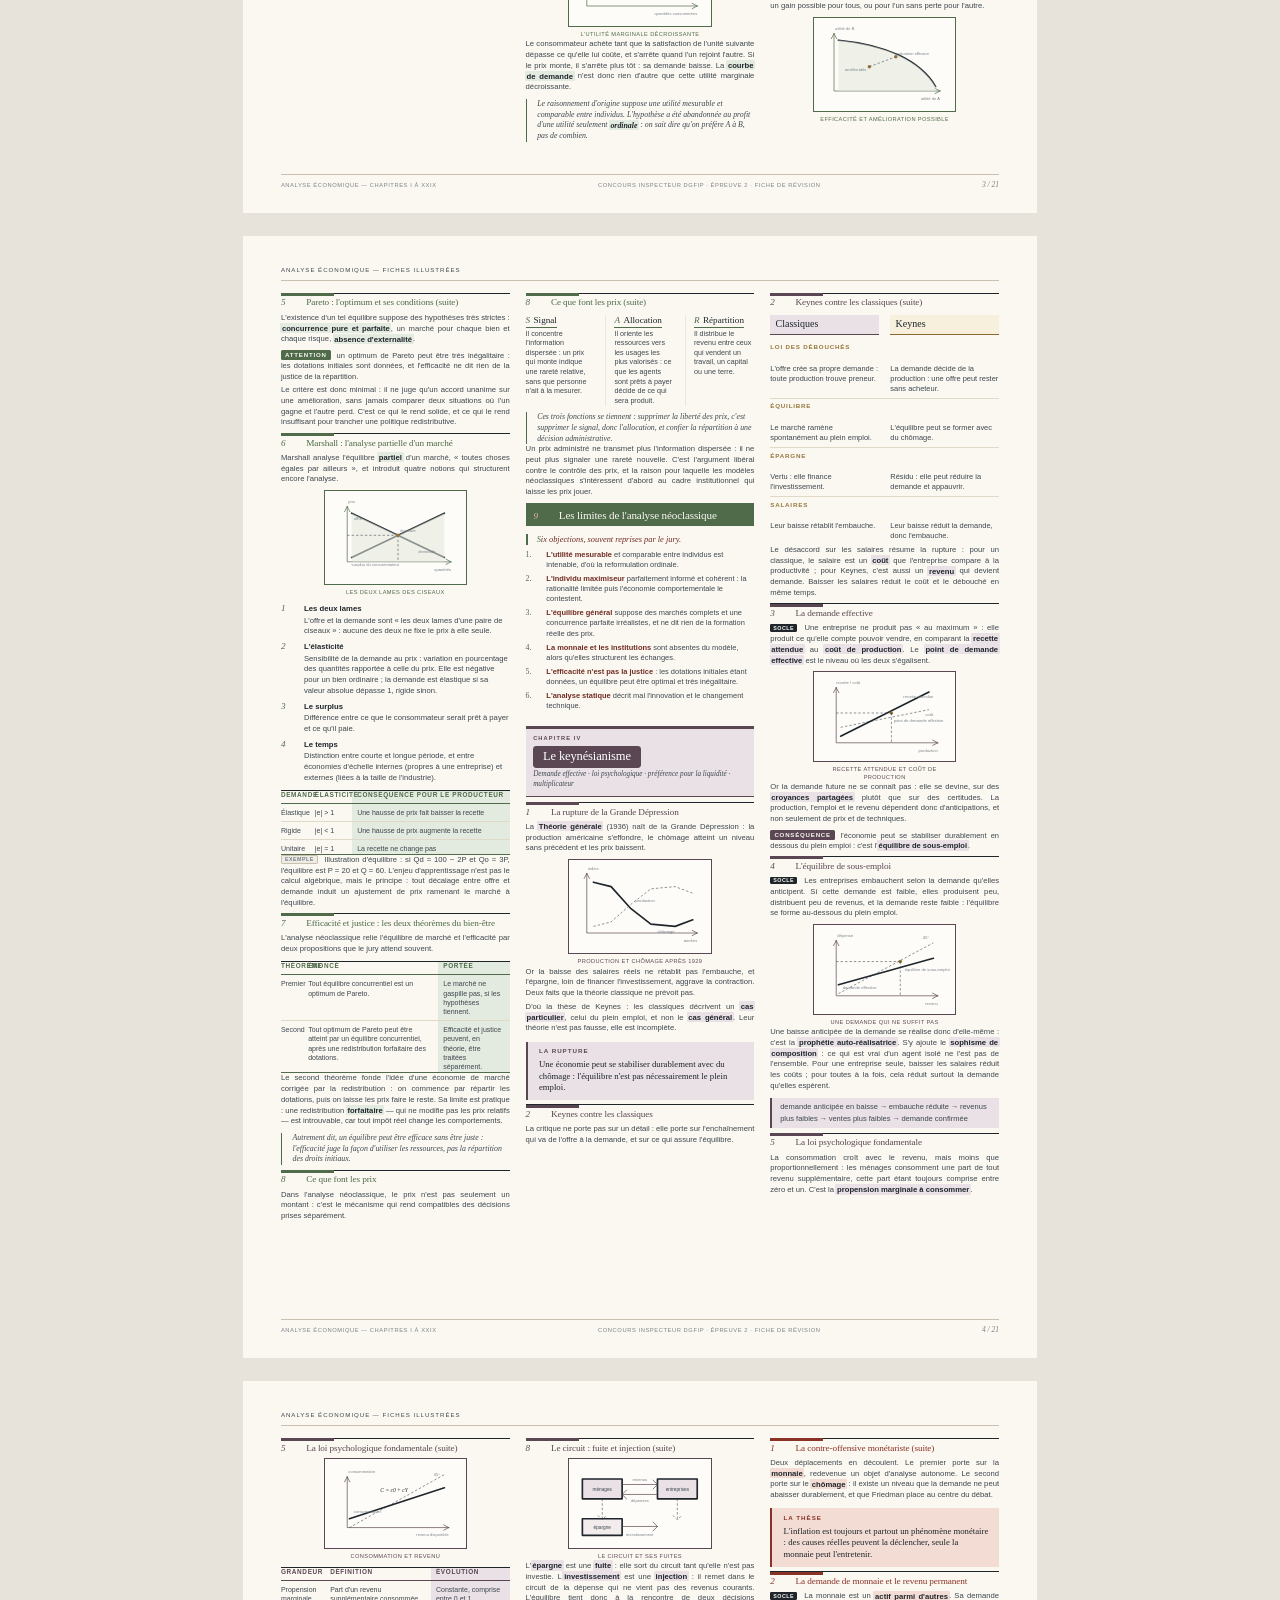
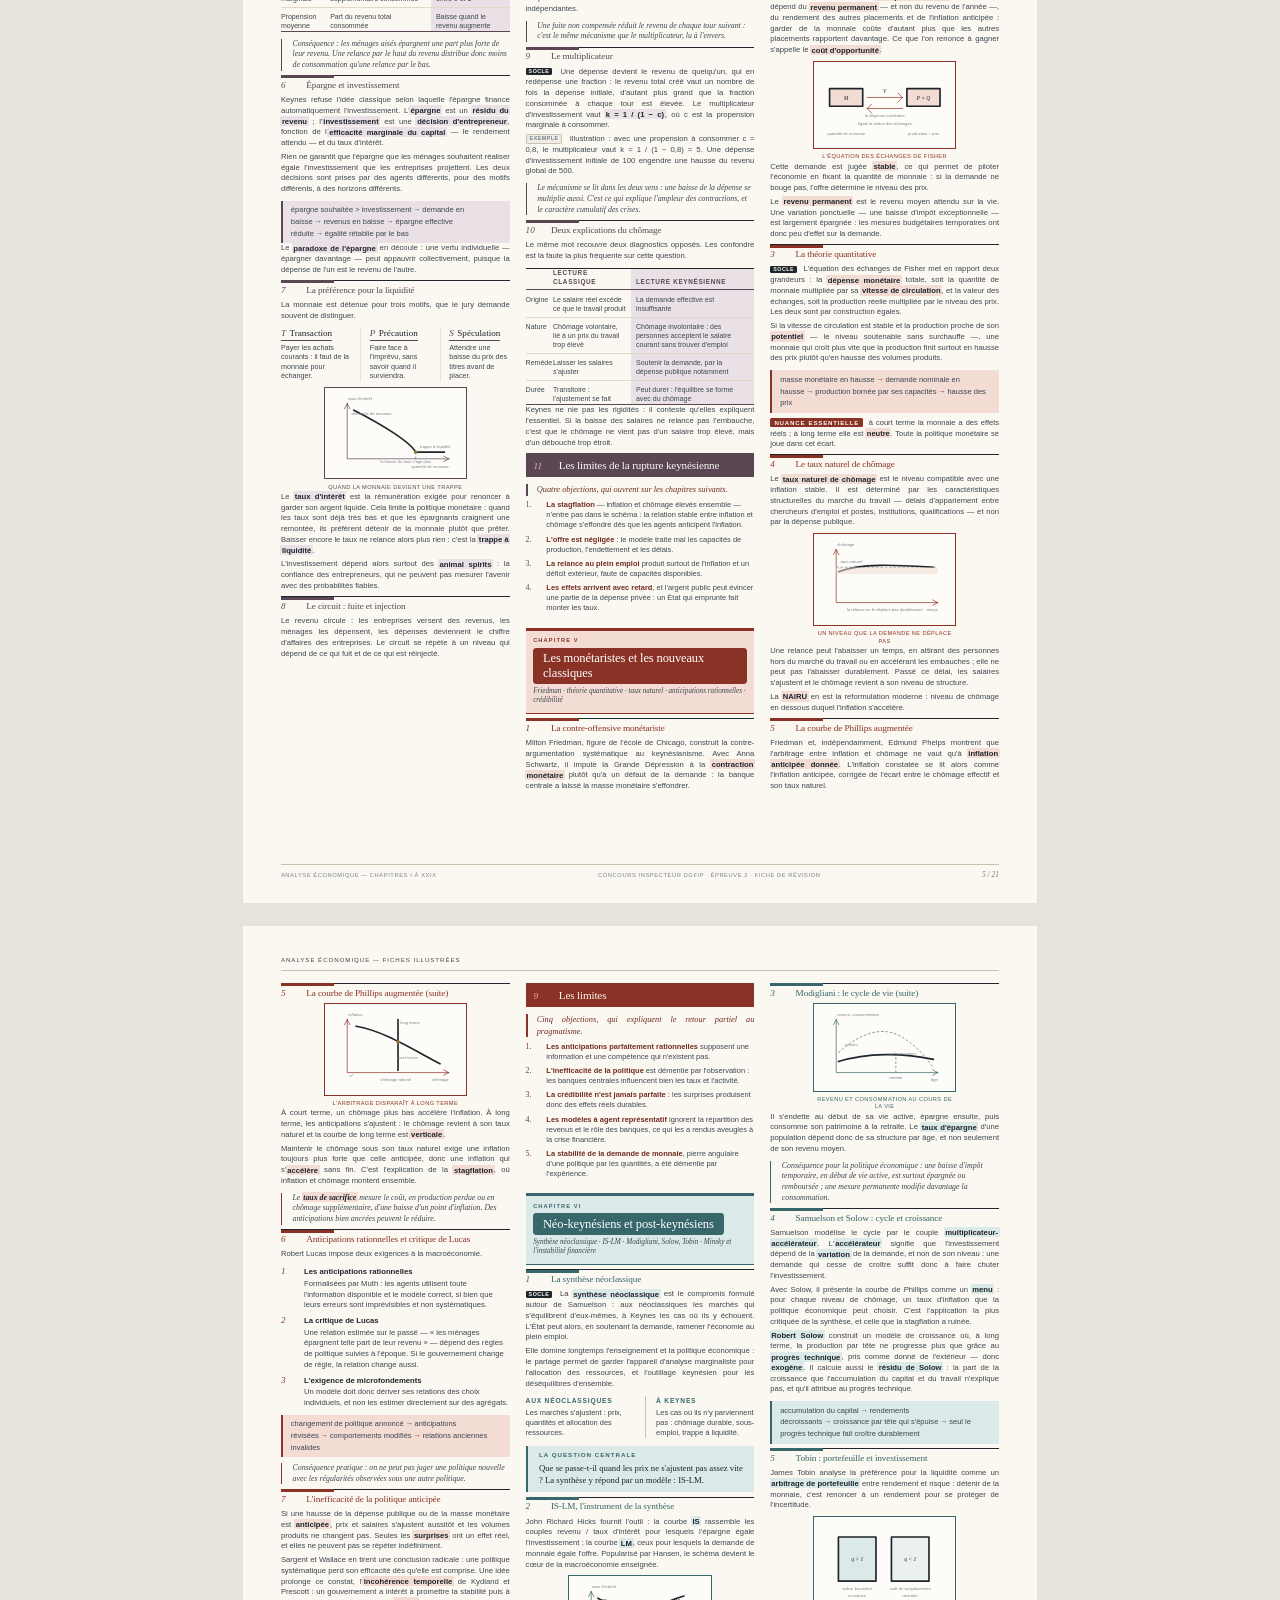
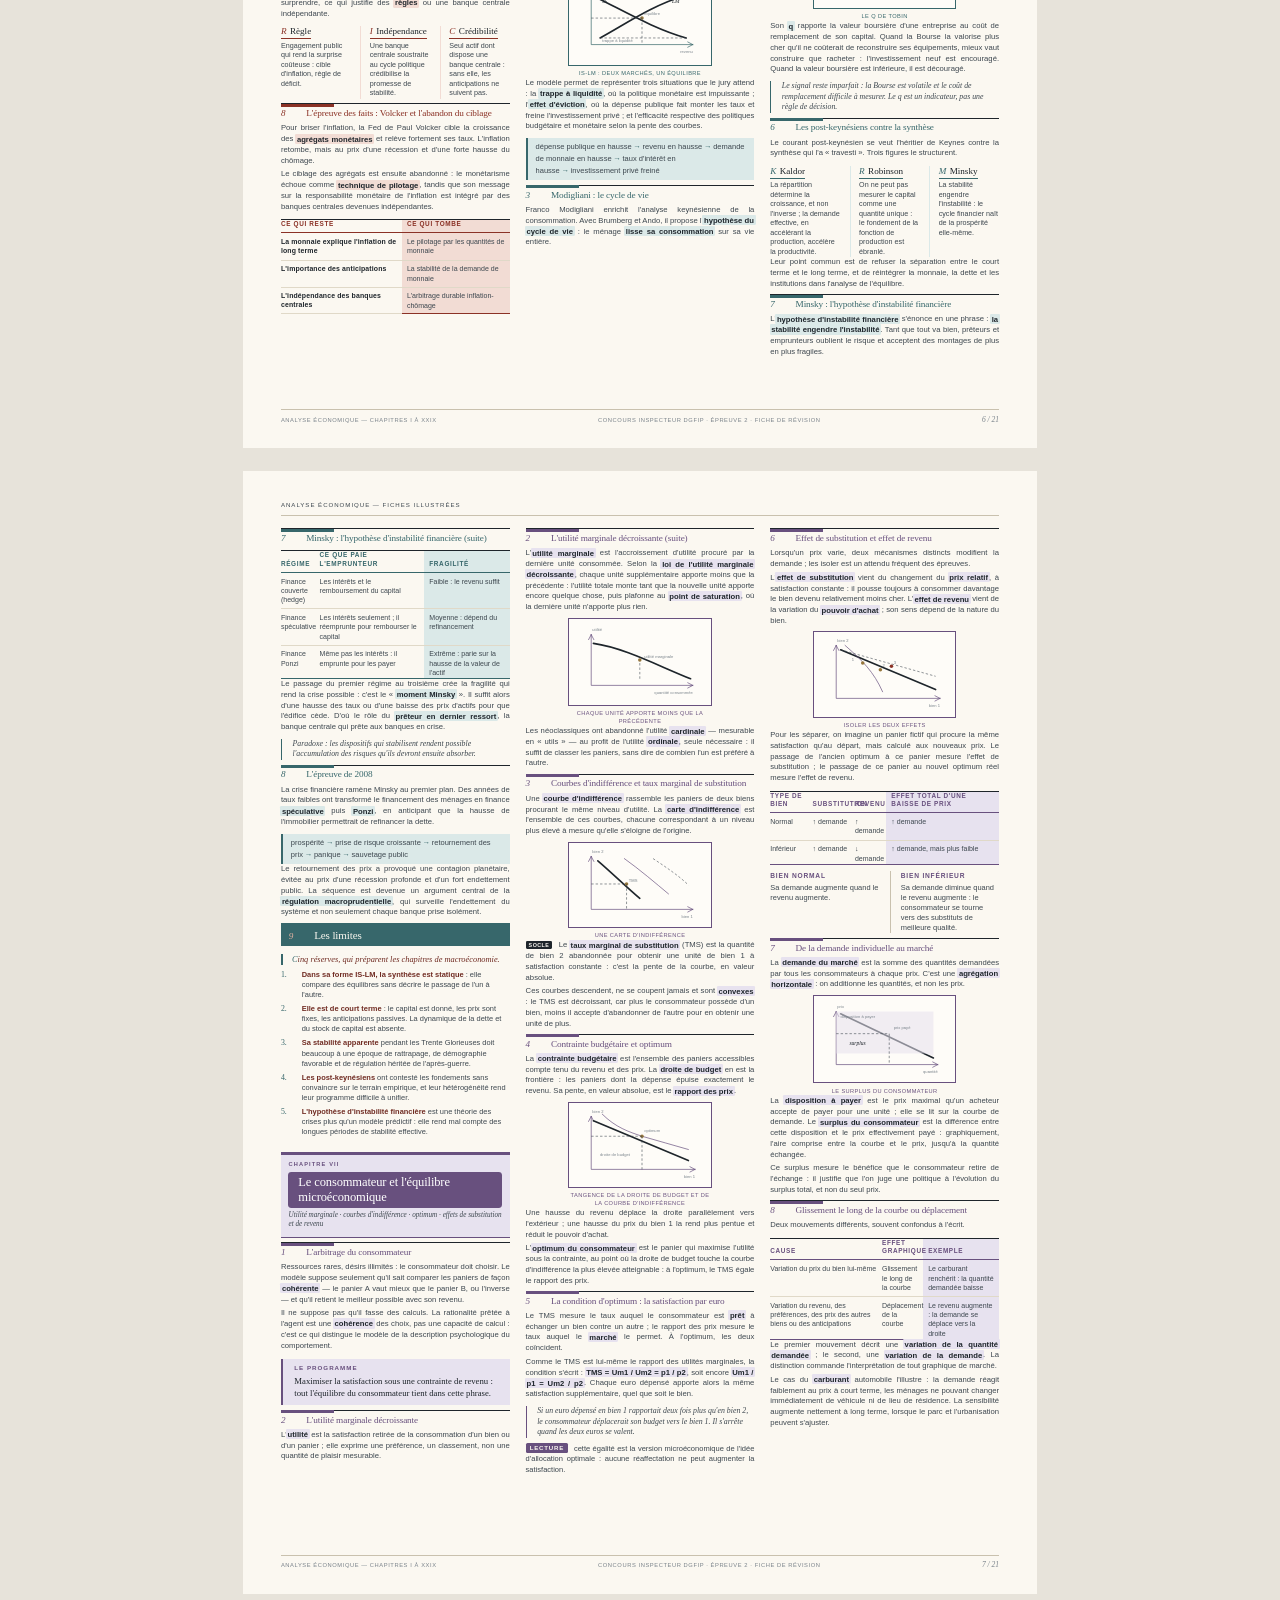
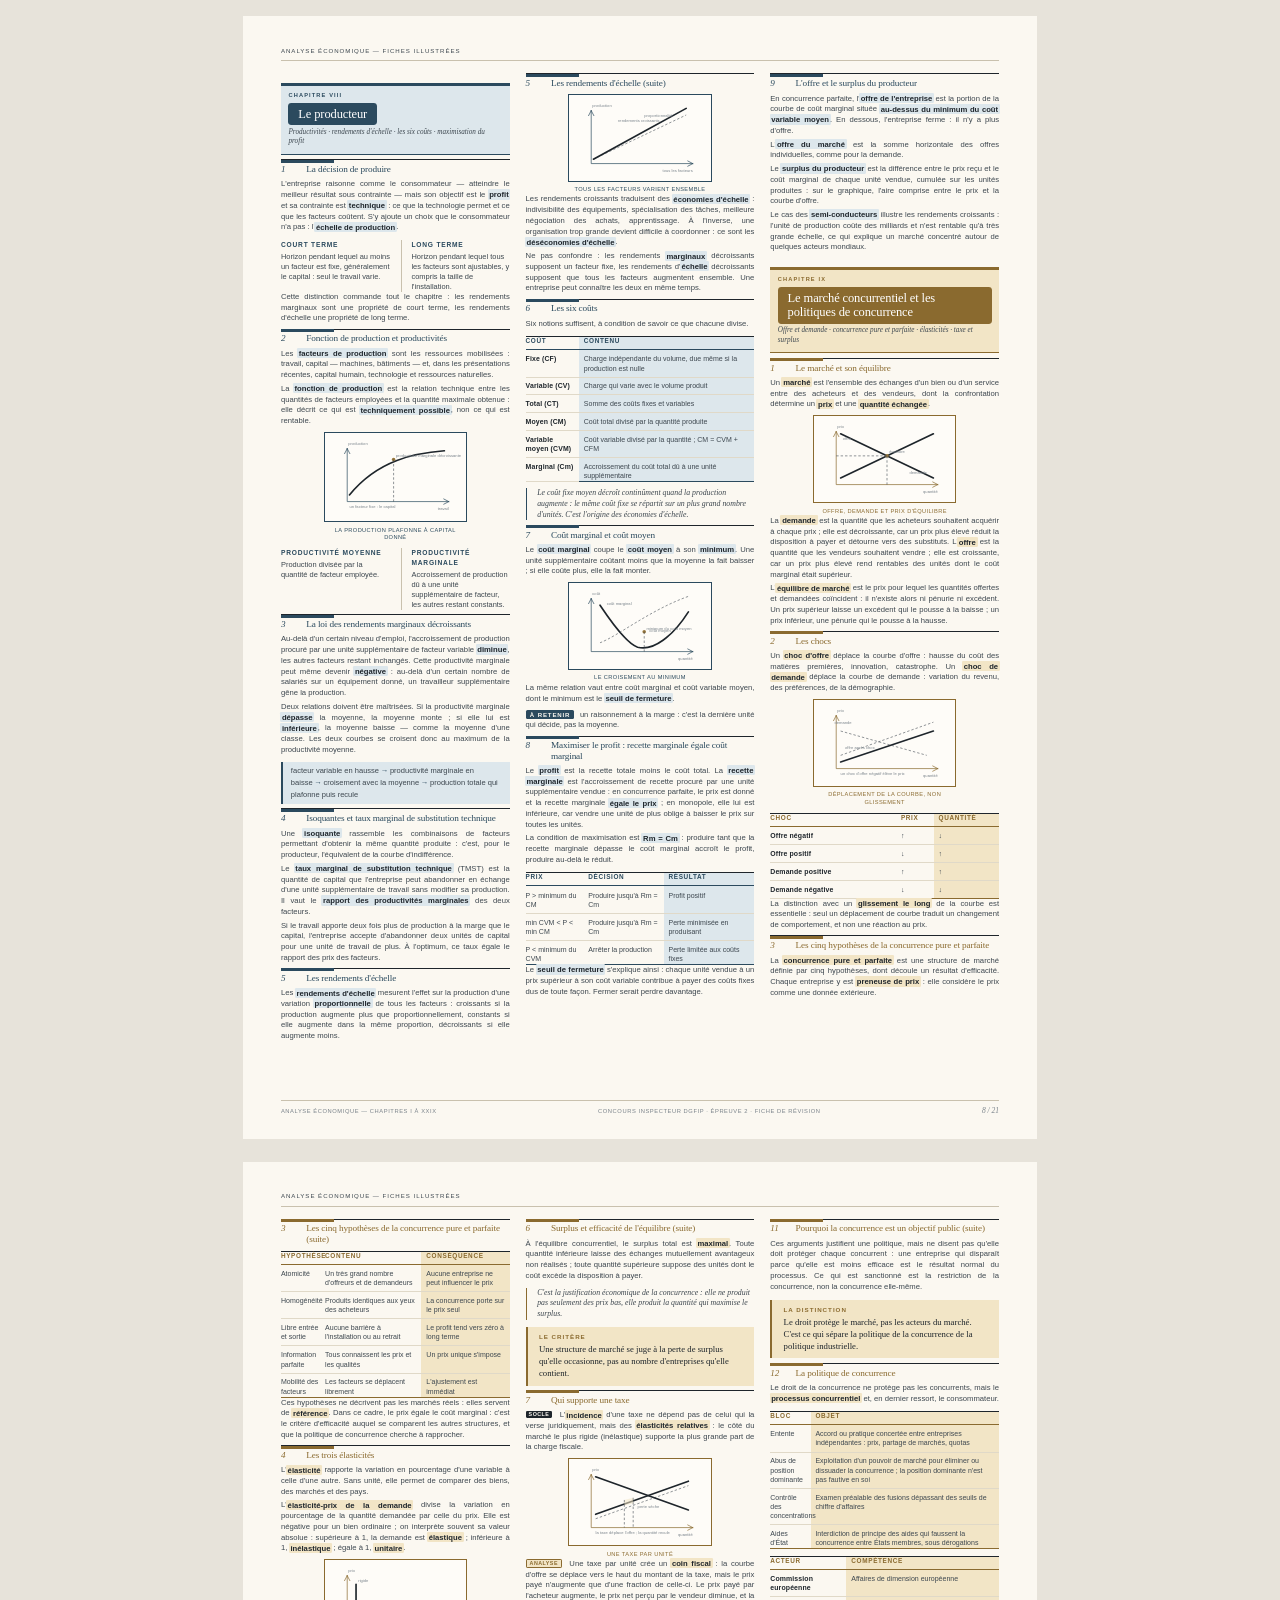
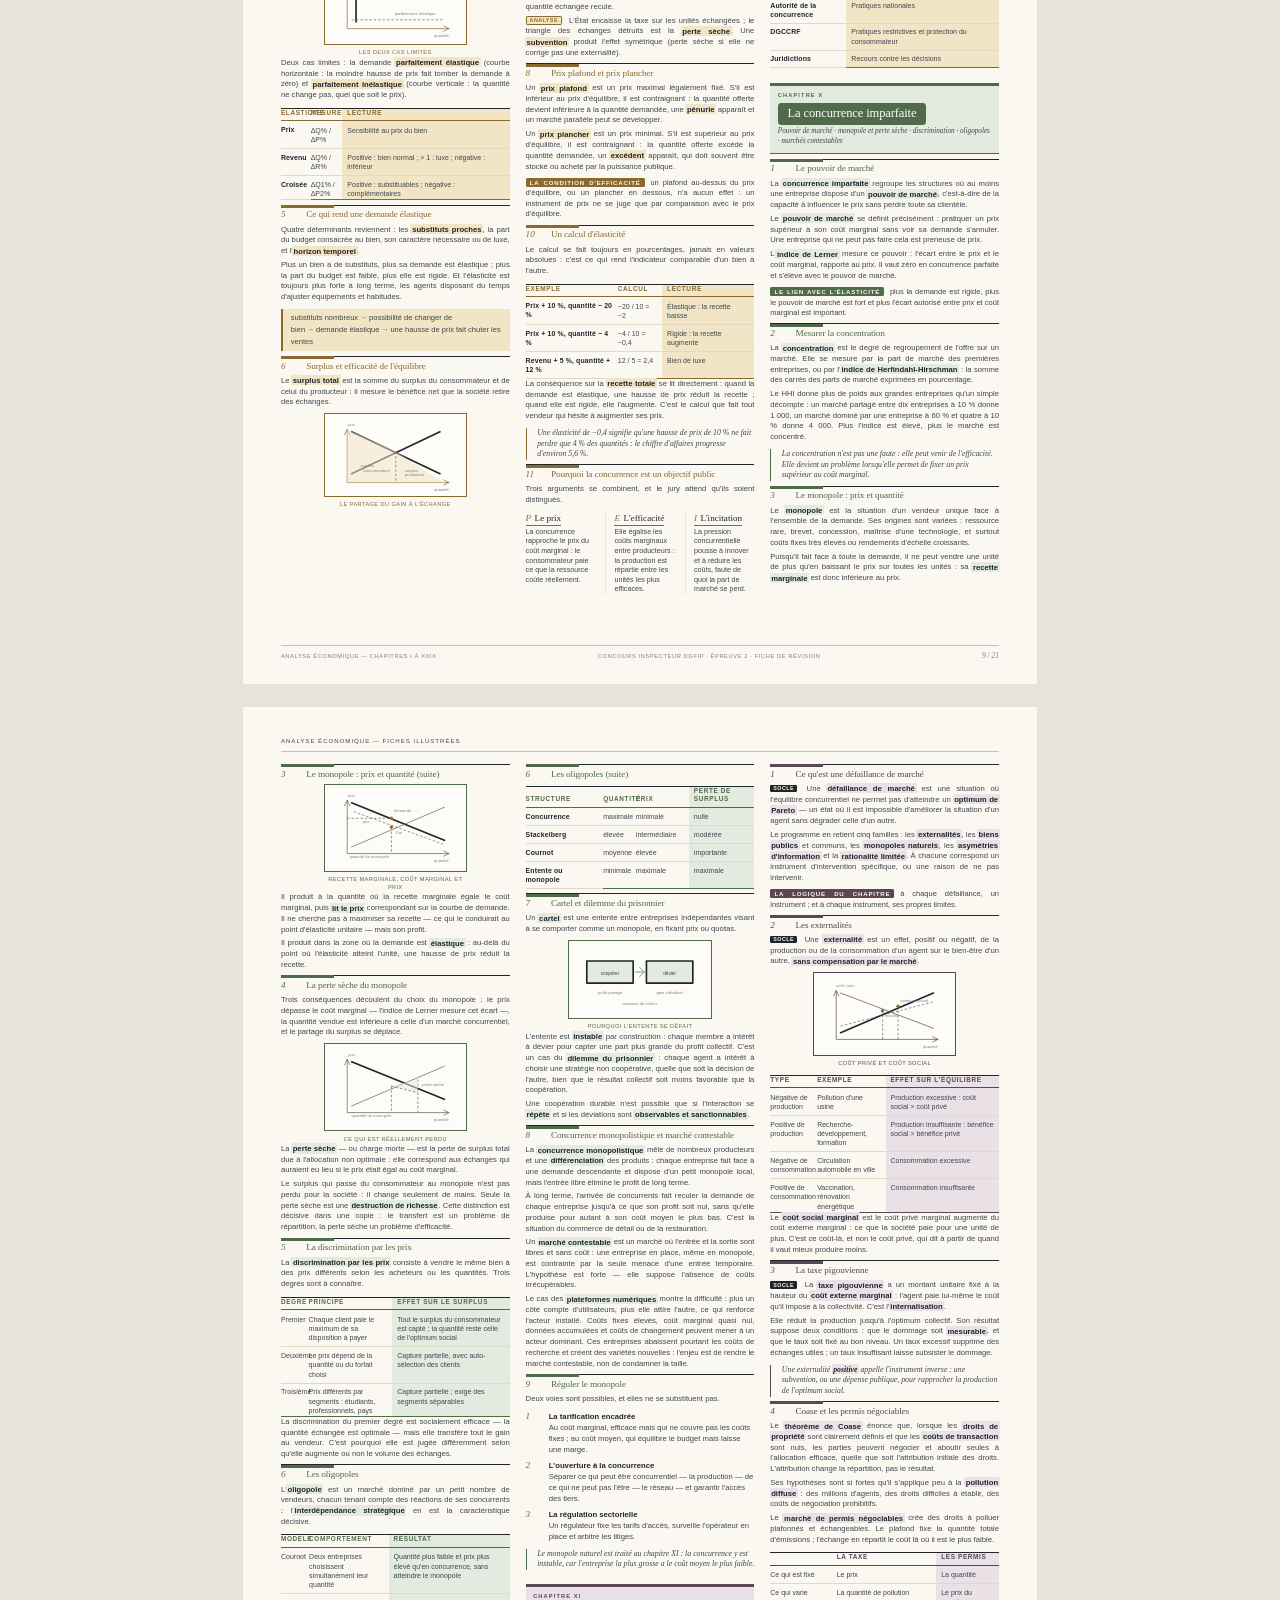
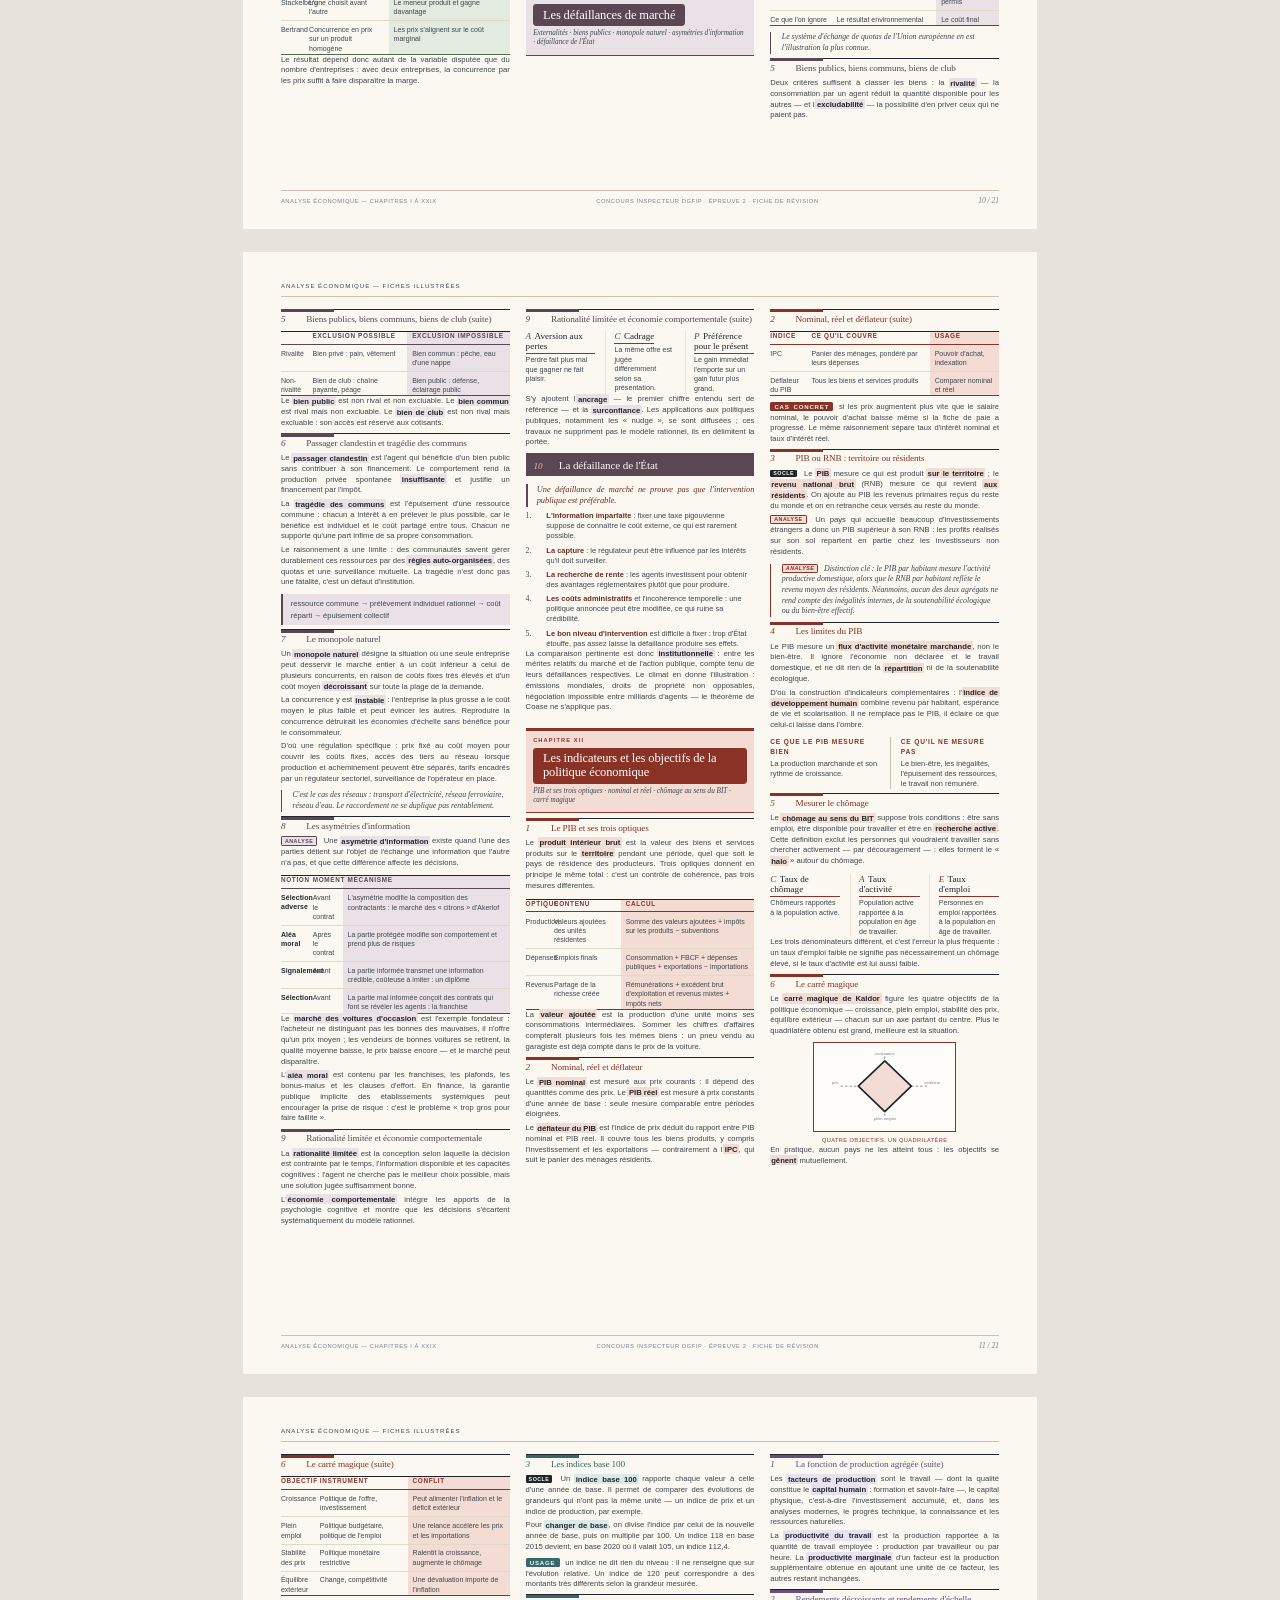
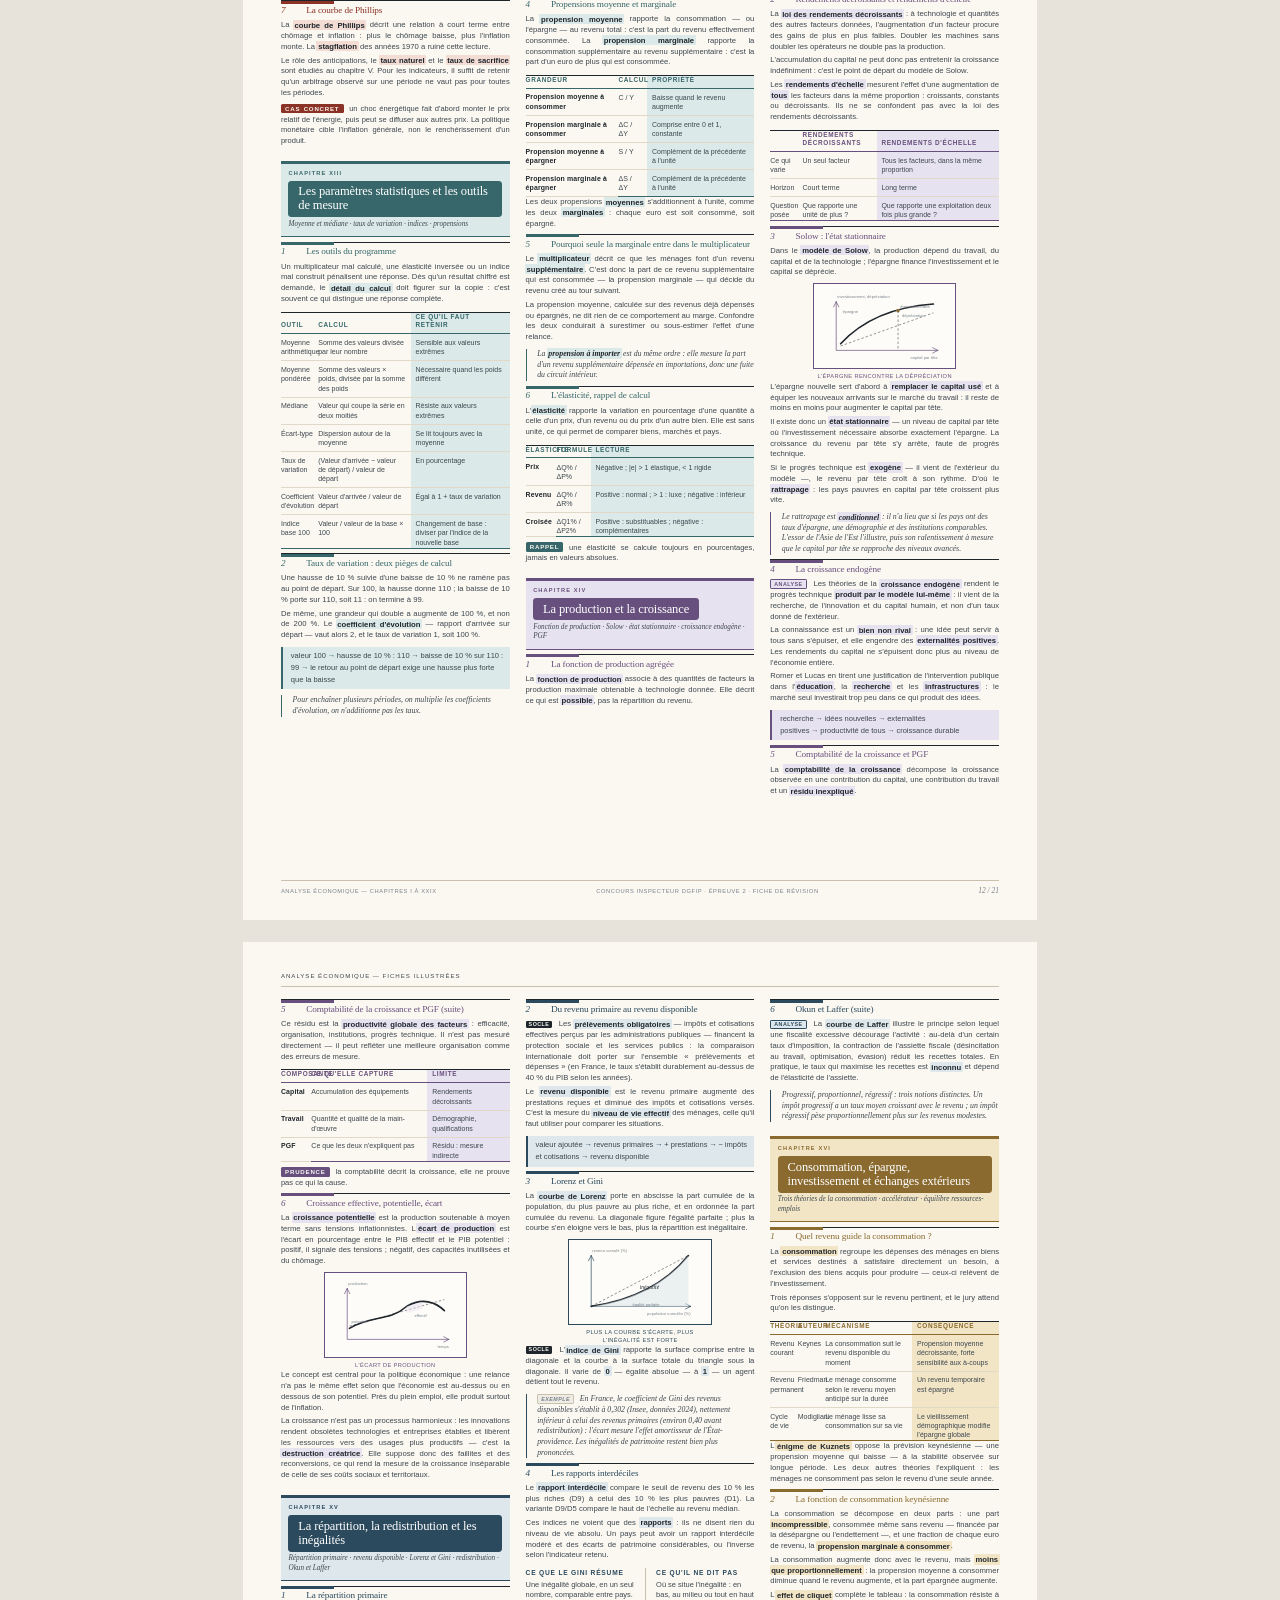
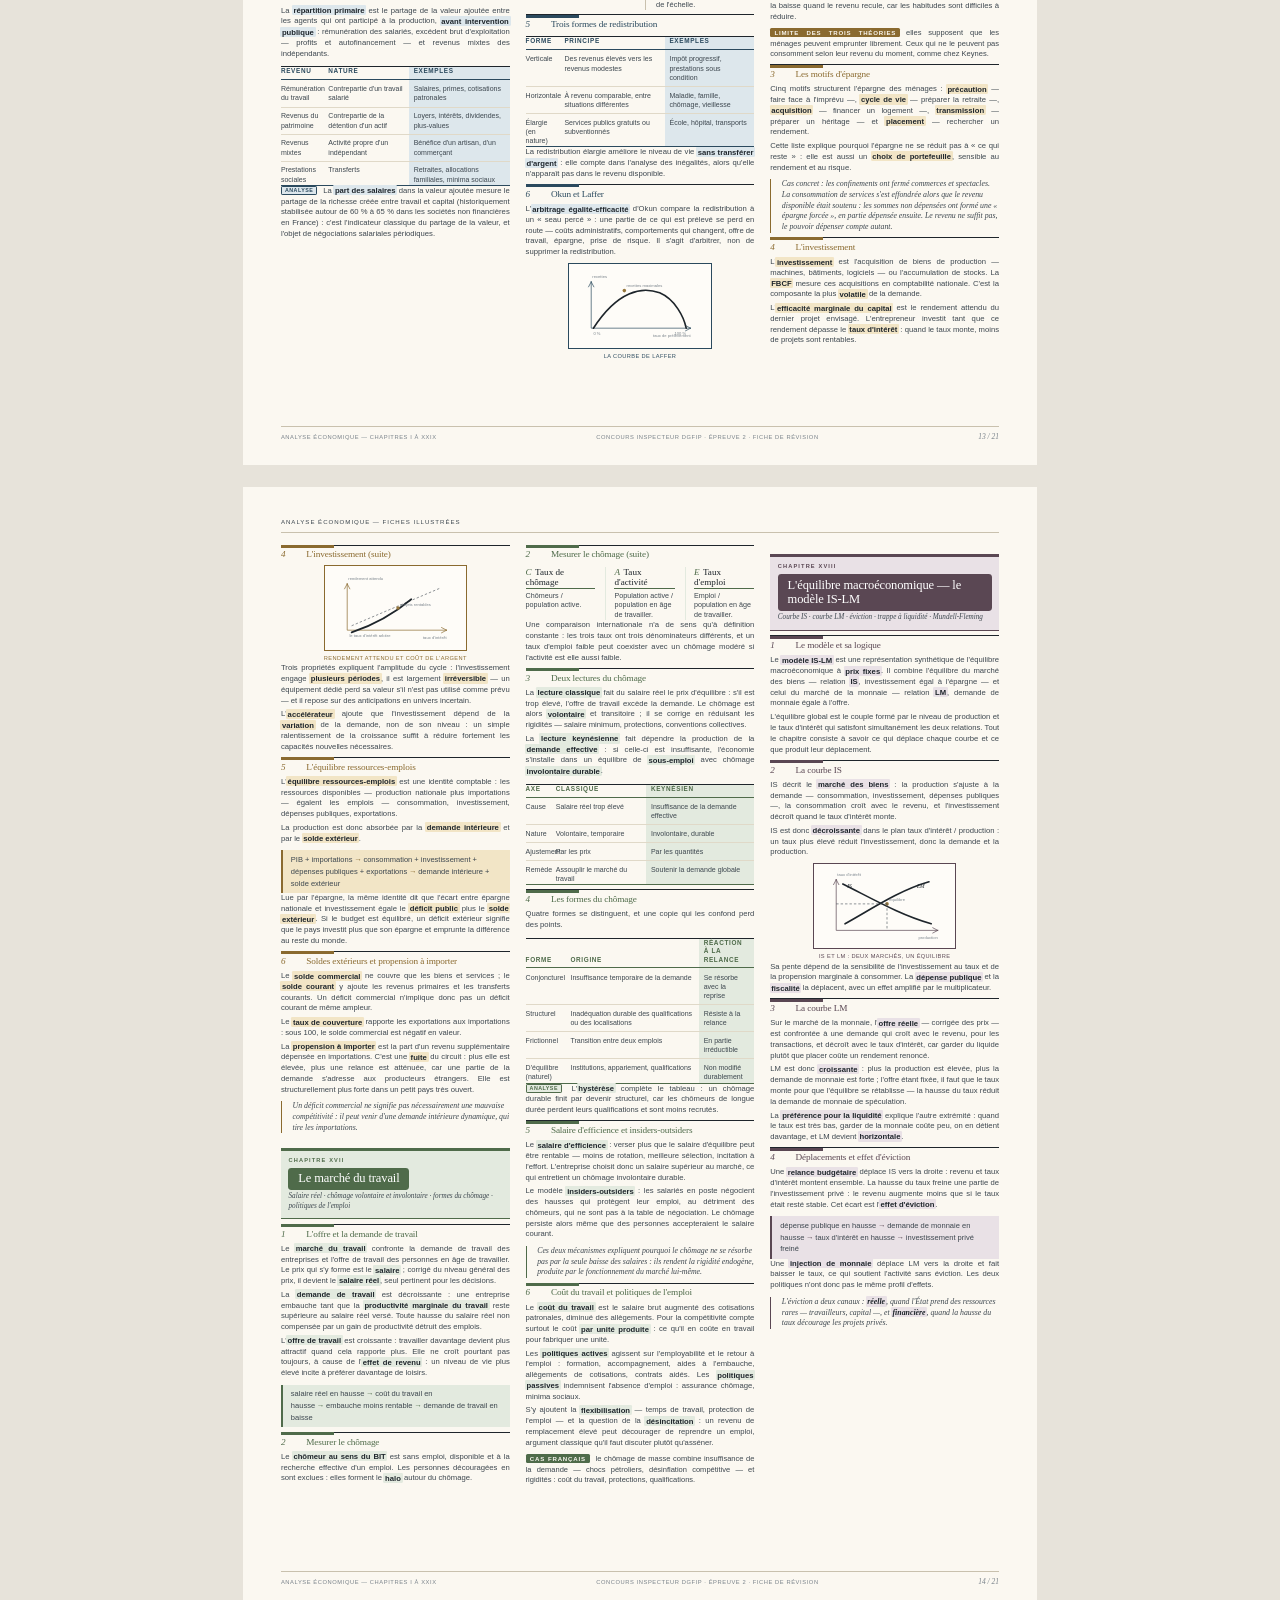
<file: Inspecteur DGFiP - fiches illustrées - chapitres I à XXIX (épreuve 2).html>
<!doctype html>
<html lang="fr">
<head>
<meta charset="utf-8">
<title>Fiche de révision — Analyse économique — fiches illustrées (chapitre )</title>
<style>
  @page { size: 210mm 297mm; margin: 0; }

  :root{
    --paper:#FBF8F1;
    --ink:#1E252B;
    --ink2:#3D474F;
    --muted:#79828A;
    --rule:#C9C1AE;
    --rule2:#E0D9C8;
    --accent:#8B3226;
    --slate:#2B4A5E;
    --gold:#96763C;
    --serif:"Iowan Old Style","Palatino Linotype",Palatino,Georgia,serif;
    --sans:"Helvetica Neue",Helvetica,Arial,sans-serif;
  }

  *{ box-sizing:border-box; margin:0; padding:0; }

  html,body{
    background:#E7E3DA; color:var(--ink2);
    font-family:var(--sans); font-size:5.76pt; line-height:1.4;
    font-variant-ligatures:none; font-feature-settings:"liga" 0;
    -webkit-print-color-adjust:exact; print-color-adjust:exact;
    -webkit-font-smoothing:antialiased;
  }

  .sheet{
    position:relative;
    width:210mm; height:297mm; margin:0 auto 6mm;
    padding:8mm 10mm 6mm;
    background:var(--paper);
    display:flex; flex-direction:column;
    page-break-after:always; break-after:page; overflow:hidden;
  }
  .sheet:last-child{ page-break-after:auto; break-after:auto; margin-bottom:0; }

  /* ---------------- bandeau ---------------- */
  .mast{
    position:relative;
    display:grid; grid-template-columns:1fr auto; align-items:end; gap:6mm;
    padding-bottom:2.2mm;
  }
  .mast::after{
    content:""; position:absolute; left:0; right:0; bottom:0; height:.9mm;
    background:linear-gradient(90deg,#8A6A2F 0%,#2B4A5E 27%,#4F6B4A 51%,#5A4753 75%,#8B3226 100%);
  }
  .kick{
    font-size:4.66pt; font-weight:600; letter-spacing:.18em; text-transform:uppercase;
    color:var(--accent);
  }
  h1{
    font-family:var(--serif); font-weight:400; font-size:12.66pt; line-height:1.02;
    letter-spacing:-.2pt; color:var(--ink); margin-top:1.1mm;
  }
  h1 .ch{
    display:block; font-size:6.37pt; font-style:italic; color:var(--muted);
    letter-spacing:.01em; margin-bottom:.8mm;
  }
  .dek{
    margin-top:1.2mm; font-family:var(--serif); font-style:italic;
    font-size:5.72pt; line-height:1.32; color:var(--ink2);
  }
  .folio{
    text-align:right; font-size:4.66pt; letter-spacing:.15em;
    text-transform:uppercase; color:var(--muted); line-height:1.9;
    white-space:nowrap;
  }
  .folio .n{
    display:none;
  }

  /* en-tête de continuation */
  .rhead{
    display:flex; justify-content:space-between; align-items:baseline;
    border-bottom:0.15mm solid var(--rule); padding-bottom:1.4mm;
    font-size:4.58pt; letter-spacing:.16em; text-transform:uppercase; color:var(--muted);
  }
  .rhead .t{ color:var(--ink2); }

  /* ---------------- grille ---------------- */
  .pages{ flex:1; display:grid; grid-template-columns:1fr 1fr 1fr; gap:4.2mm; padding-top:3.2mm; min-height:0; }
  .col{ display:flex; flex-direction:column; gap:1.20mm; min-width:0; }

  /* ---------------- fils de couleur ---------------- */
  .t-ochre{ --tint:#8A6A2F; --tint-soft:#F2E5C6; }
  .t-slate{ --tint:#2B4A5E; --tint-soft:#DDE7EC; }
  .t-sage{ --tint:#4F6B4A; --tint-soft:#E3EADF; }
  .t-plum{ --tint:#5A4753; --tint-soft:#E9E1E6; }
  .t-brick{ --tint:#8B3226; --tint-soft:#F2DCD4; }
  .t-teal{ --tint:#37676B; --tint-soft:#DBE9E8; }
  .t-grape{ --tint:#68507E; --tint-soft:#E7E2EF; }

  /* ---------------- sections ---------------- */
  .sec{
    position:relative; border-top:0.3mm solid var(--ink);
    padding-top:1.0mm; break-inside:avoid;
  }
  .sec::after{
    content:""; position:absolute; left:0; top:-0.18mm;
    width:14mm; height:0.8mm; background:var(--tint, var(--ink));
  }
  .sh{ display:grid; grid-template-columns:5.2mm 1fr; gap:1.5mm; align-items:baseline; }
  .sh .no{
    font-family:var(--serif); font-style:italic; font-size:6.86pt;
    color:var(--tint, var(--accent)); line-height:1;
  }
  .chap{
    margin-top:1.2mm; margin-bottom:.4mm; font-family:var(--serif); font-style:italic;
    font-size:6.29pt; line-height:1.35; color:var(--ink);
    padding-left:2.4mm; border-left:.55mm solid var(--tint, var(--accent));
  }
  .chap::first-letter{ color:var(--tint); }
  h2{
    font-family:var(--serif); font-weight:400; font-size:6.94pt; line-height:1.12;
    letter-spacing:-.1pt; color:var(--tint, var(--ink));
  }
  .sh + .body{ margin-top:1.3mm; }

  p{ text-align:justify; hyphens:auto; }
  p + p{ margin-top:0.8mm; }
  .lead{ font-size:5.76pt; }

  .kw{
    font-weight:600; color:var(--ink);
    background:var(--tint-soft, #F3E7C8);
    padding:.15mm .45mm; margin:0 -.2mm; border-radius:.3mm;
    -webkit-box-decoration-break:clone; box-decoration-break:clone;
  }
  b, strong{ font-weight:600; color:var(--ink); }
  em{ font-style:italic; }

  /* ---------------- doctrines ---------------- */
  .doc{ display:grid; grid-template-columns:19mm 1fr; gap:3mm; align-items:start; }
  .doc + .doc{ margin-top:2.3mm; }
  .doc .pl{ width:19mm; margin-top:.4mm; }
  h3{
    font-size:5.56pt; font-weight:600; letter-spacing:.14em; text-transform:uppercase;
    color:var(--tint, var(--ink)); margin-bottom:.9mm;
  }
  h3 .pt{ color:var(--tint, var(--accent)); margin-right:1.1mm; letter-spacing:0; }

  .pts{ list-style:none; margin-top:.9mm; }
  .pts li{
    padding-left:3.2mm; text-indent:-3.2mm; margin-top:.3mm;
    font-size:5.76pt; line-height:1.36;
  }
  .pts li::before{ content:"—\00a0"; color:var(--tint, var(--gold)); }

  /* ---------------- tableaux ---------------- */
  table{
    width:100%; border-collapse:collapse; margin-top:1.8mm;
    font-size:5.27pt; line-height:1.32;
    table-layout:fixed; hyphens:auto;
  }
  thead th{
    font-size:4.82pt; font-weight:600; letter-spacing:.1em; text-transform:uppercase;
    color:var(--tint, var(--ink)); text-align:left; padding:0 1.4mm .9mm 0;
    border-bottom:0.3mm solid var(--tint, var(--ink)); vertical-align:bottom;
  }
  table tr > *:last-child{
    background:var(--tint-soft, #F3E7C8); padding-left:1.3mm;
  }
  tbody td{
    padding:1mm 1.4mm 1mm 0; vertical-align:top;
    border-bottom:0.1mm solid var(--rule2);
  }
  thead + tbody tr:first-child td{ padding-top:1.1mm; }
  tbody tr:last-child td{ border-bottom:none; padding-bottom:.2mm; }
  tbody th{
    font-weight:600; font-size:5.19pt; color:var(--ink); text-align:left;
    padding:1mm 1.4mm 1mm 0; vertical-align:top;
    border-bottom:0.1mm solid var(--rule2); letter-spacing:.02em;
  }
  .booktab{ border-top:0.3mm solid var(--ink); border-bottom:0.2mm solid var(--tint, var(--ink)); }

  /* ---------------- citation ---------------- */
  .pull{
    margin-top:2mm; padding:1.5mm 2.4mm 1.5mm 3mm;
    background:var(--tint-soft, #F3E7C8);
    border-left:0.7mm solid var(--tint, var(--accent));
    font-family:var(--serif); font-size:6.54pt; line-height:1.36; color:var(--ink);
  }
  .pull .lb{
    display:block; font-family:var(--sans); font-size:4.66pt; font-weight:600;
    letter-spacing:.16em; text-transform:uppercase; color:var(--tint, var(--accent));
    margin-bottom:.8mm;
  }

  /* ---------------- listes numérotées ---------------- */
  ol.steps{ list-style:none; counter-reset:s; margin-top:1.7mm; }
  ol.steps li{
    counter-increment:s; display:grid; grid-template-columns:4.8mm 1fr; gap:1.3mm;
    align-items:baseline;
  }
  ol.steps li + li{ margin-top:1.1mm; }
  ol.steps li::before{
    content:counter(s); font-family:var(--serif); font-style:italic;
    font-size:6.86pt; color:var(--tint, var(--accent)); line-height:1.1;
  }
  ol.steps .lb{ display:block; font-weight:600; color:var(--ink); font-size:5.80pt; }
  ol.steps .tx{ display:block; margin-top:.15mm; }

  .note{
    margin-top:1.6mm; font-family:var(--serif); font-style:italic; font-size:5.88pt;
    line-height:1.36; color:var(--ink2); padding-left:2.8mm;
    border-left:0.5mm solid var(--tint, var(--accent));
  }
  .note .ar{ color:var(--tint, var(--accent)); font-style:normal; }

  /* ---------------- chaînes ---------------- */
  .chain{
    margin-top:1.6mm; font-size:5.64pt; line-height:1.58;
    background:var(--tint-soft, #F3E7C8);
    border-left:0.55mm solid var(--tint, var(--accent));
    padding:.9mm 1.5mm .9mm 2.1mm;
  }
  .chain .ar{ color:var(--tint, var(--accent)); padding:0 .45mm; }

  .rule-line{
    margin-top:1.5mm; font-size:5.64pt; line-height:1.4; color:var(--ink2);
  }
  .rule-line .lb{
    font-size:4.58pt; font-weight:700; letter-spacing:.13em; text-transform:uppercase;
    color:var(--paper); background:var(--tint, var(--accent));
    padding:.35mm 1.1mm .3mm; border-radius:.4mm; margin-right:1.5mm;
    -webkit-box-decoration-break:clone; box-decoration-break:clone;
  }

  /* ---------------- triades ---------------- */
  .triad{ display:grid; grid-template-columns:repeat(3,1fr); gap:2.6mm; margin-top:1.8mm; }
  .triad > div{ border-left:0.3mm solid var(--tint-soft, var(--rule)); padding-left:2.2mm; }
  .triad > div:first-child{ border-left:none; padding-left:0; }
  .triad .t{
    display:inline-block; font-family:var(--serif); font-size:6.86pt; color:var(--ink);
    line-height:1.1; padding-bottom:.5mm; border-bottom:.45mm solid var(--tint, var(--accent));
  }
  .triad .t .ini{ font-style:italic; color:var(--tint, var(--accent)); margin-right:.9mm; }
  .triad .x{ font-size:5.39pt; line-height:1.33; margin-top:.6mm; }

  /* ---------------- duo ---------------- */
  .duo{ display:grid; grid-template-columns:1fr 1fr; gap:2.8mm; margin-top:1.8mm; }
  .duo > div + div{ border-left:0.15mm solid var(--rule); padding-left:2.6mm; }
  .duo .t{
    font-size:4.98pt; font-weight:600; letter-spacing:.12em; text-transform:uppercase;
    color:var(--tint, var(--ink));
  }
  .duo .x{ font-size:5.60pt; line-height:1.34; margin-top:.7mm; }

  /* ---------------- versus ---------------- */
  .vs{ margin-top:1.8mm; }
  .vs .row{ display:grid; grid-template-columns:1fr 1fr; gap:3mm; padding:1mm 0; }
  .vs .row + .row{ border-top:0.1mm solid var(--rule2); }
  .vs .crit{
    grid-column:1 / -1; font-size:4.66pt; font-weight:600; letter-spacing:.13em;
    text-transform:uppercase; color:var(--gold); margin-bottom:.15mm;
  }
  .vs .c{ font-size:5.60pt; line-height:1.34; }
  .vs .names{
    display:grid; grid-template-columns:1fr 1fr; gap:3mm; margin-bottom:1.1mm;
  }
  .vs .names span{
    font-family:var(--serif); font-size:7.52pt; color:var(--ink);
    padding:.6mm 1.4mm .9mm; border-bottom:0.5mm solid;
  }
  .vs .names .a{ background:var(--tint-soft); border-bottom-color:var(--tint); }
  .vs .names .b{ background:#F6F0DC; border-bottom-color:#8A6A2F; }

  /* ---------------- variante : limites ---------------- */
  .sec--lim{ border-top:none; padding:0; }
  .sec--lim::after{ display:none; }
  .sec--lim .sh{ background:var(--tint); padding:1.6mm 2.1mm 1.4mm; }
  .sec--lim h2{ color:#FBF8F1; font-size:8.33pt; }
  .sec--lim .sh .no{ color:#E7B3A3; }
  .sec--lim .body{ margin-top:2mm; }
  .sec--lim .chap{ color:#6F2A21; margin-top:0; margin-bottom:1.2mm; }
  .sec--lim ol.lim{ margin-top:0; }
  .sec--lim ol.lim li + li{ margin-top:1.1mm; }
  .sec--lim ol.lim li::before{ color:var(--tint); }
  .sec--lim ol.lim li b{ color:#6F2A21; }

  /* ---------------- limites ---------------- */
  ol.lim{ list-style:none; counter-reset:l; margin-top:1.8mm; }
  ol.lim li{
    counter-increment:l; display:grid; grid-template-columns:4.2mm 1fr; gap:1.3mm;
    font-size:5.60pt; line-height:1.35;
  }
  ol.lim li + li{ margin-top:1.3mm; }
  ol.lim li::before{
    content:counter(l) "."; font-family:var(--serif); font-size:5.88pt;
    color:var(--accent);
  }

  /* ---------------- figures ---------------- */
  .pl{ display:block; margin:1.3mm auto .2mm; }
  .pl svg{
    display:block; width:100%; height:auto;
    background:#FEFCF8; border:0.25mm solid var(--tint, var(--rule)); padding:1.2mm;
  }
  .pl figcaption{
    font-size:4.25pt; letter-spacing:.07em; text-transform:uppercase;
    color:var(--tint, var(--muted)); text-align:center; line-height:1.34; margin-top:1.1mm;
  }
  .figrow{ display:grid; gap:2.6mm; margin-top:1.9mm; }
  .figrow.two{ grid-template-columns:1fr 1fr; }
  .figrow.three{ grid-template-columns:repeat(3,1fr); }

  svg .s{ stroke:var(--ink); fill:none; stroke-width:1.5; stroke-linecap:round; stroke-linejoin:round; }
  svg .s2{ stroke:var(--tint, var(--ink)); fill:none; stroke-width:.7; stroke-linecap:round; opacity:.9; }
  svg .sd{ stroke:var(--ink2); fill:none; stroke-width:.7; stroke-dasharray:2.2 1.8; opacity:.75; }
  svg .p{ fill:var(--tint-soft, #F7F1DF); }
  svg .pf{ fill:var(--tint-soft, #F7F1DF); opacity:.55; stroke:none; }
  svg .h{ fill:none; stroke:var(--tint, var(--ink)); stroke-width:.6; opacity:.7; }
  svg .r{ fill:var(--accent); stroke:none; }
  svg .g{ fill:var(--gold); stroke:none; }
  svg text{ font-family:var(--sans); font-size:4.3px; fill:var(--ink2); }
  svg text.lb{ font-size:3.7px; letter-spacing:.03px; fill:var(--muted); }
  svg text.tt{ font-family:var(--serif); font-style:italic; font-size:5px; fill:var(--ink); }

  /* ---------------- chapitre en continu ---------------- */
  .chapstart{
    margin-top:2.6mm; padding:1.6mm 2mm 1.9mm;
    background:var(--tint-soft);
    border-top:.9mm solid var(--tint);
    border-bottom:.25mm solid var(--tint);
    break-inside:avoid;
  }
  .chapstart .cr{
    font-size:4.25pt; font-weight:600; letter-spacing:.2em;
    text-transform:uppercase; color:var(--tint);
  }
  .chapstart h2{
    font-size:9.40pt; margin-top:.8mm;
    display:inline-block;
    background:var(--tint); color:#fff;
    padding:.9mm 2.6mm 1.1mm;
    border-radius:.9mm;
    line-height:1.15;
  }
  .chapstart h2 .kw{
    background:none; color:#fff; padding:0; border:none;
    box-shadow:none;
  }
  .chapstart .cd{
    margin-top:.7mm; font-family:var(--serif); font-style:italic;
    font-size:5.39pt; line-height:1.3; color:var(--ink2);
  }

  /* ---------------- pied ---------------- */
  .foot{
    margin-top:3.4mm; border-top:0.15mm solid var(--rule); padding-top:1.3mm;
    display:flex; justify-content:space-between; align-items:baseline; gap:5mm;
    font-size:4.33pt; letter-spacing:.1em; text-transform:uppercase; color:var(--muted);
  }
  .foot > span{ white-space:nowrap; overflow:hidden; text-overflow:ellipsis; }
  .foot > span:first-child{ min-width:0; }
  .foot .p{ font-family:var(--serif); font-style:italic; letter-spacing:0; font-size:5.64pt; }

  /* ---------------- repères d'apprentissage ---------------- */
  .badge{
    display:inline-block; font-family:var(--sans); font-size:4.00pt; font-weight:700;
    letter-spacing:.09em; text-transform:uppercase; line-height:1;
    padding:.3mm .8mm .2mm; border-radius:.3mm; vertical-align:.2mm;
    margin-right:1mm; -webkit-box-decoration-break:clone; box-decoration-break:clone;
  }
  .b-socle{ background:var(--ink); color:var(--paper); }
  .b-analyse{ background:var(--tint-soft, #EAE4D5); color:var(--tint, var(--accent)); border:0.15mm solid var(--tint, var(--accent)); }
  .b-illust{ background:#EFECE6; color:var(--muted); border:0.15mm solid var(--rule); }

  @media print{ html,body{ background:#fff; } .sheet{ margin:0; } }
</style>
</head>
<body>

<div class="sheet" data-gap="1.20" data-cols="3"><header class="mast"><div><div class="kick">Fiches de révision · épreuve 2 · analyse économique</div><h1>Analyse économique — fiches illustrées</h1><div class="dek">Chapitres I à XXIX en flux continu · Repères concours : [SOCLE] Incontournables · [ANALYSE] Mécanismes et limites · [EXEMPLE] Faits et données</div></div><div class="folio">Fiche de révision</div></header><div class="pages"><div class="col"><section class="chapstart t-slate"><div class="cr">Chapitre I</div><h2>Les classiques</h2><div class="cd">Rupture avec les mercantilistes et les physiocrates · méthode déductive · Smith, Ricardo, Say, Malthus</div><div class="body"></div></section><section class="sec t-slate" data-n="1"><div class="sh"><span class="no">1</span><h2>Définition — les classiques</h2></div><p class="chap">D'abord une définition : qui sont les classiques, et de quoi partent-ils ?</p><div class="body"><p class="lead">Les <span class="kw">classiques</span> sont l'école fondée sur l'œuvre d'<span class="kw">Adam Smith</span>, prolongée par <span class="kw">Ricardo</span>, <span class="kw">Say</span> et <span class="kw">Malthus</span>. Ils conservent l'idée d'une <span class="kw">richesse nationale à accroître</span> mais en déplacent la source : non plus les métaux précieux, mais la <span class="kw">production et l'accumulation du capital</span>. Leur méthode est déductive : ils partent du comportement de chaque individu, supposé rationnel, et en tirent des lois générales qu'ils présentent comme naturelles.</p>
<p class="rule-line"><span class="lb">Formulation attendue</span>les classiques rompent avec les unes et les autres en faisant de la production, financée par l'accumulation du capital, la source unique de la richesse des nations.</p></div></section><section class="sec t-slate" data-n="2"><div class="sh"><span class="no">2</span><h2>Rupture avec les mercantilistes et les physiocrates</h2></div><div class="body"><div class="doc"><figure class="pl"><svg viewBox="0 0 100 100" role="img" aria-label="Navire marchand et métaux précieux"><g><rect class="s p" x="16" y="52" width="54" height="13"/><rect class="s p" x="23" y="38" width="40" height="13"/><rect class="s p" x="30" y="24" width="26" height="13"/><path class="h" d="M30 28h26M23 42h40M16 56h54"/><circle class="s p" cx="80" cy="30" r="7"/><circle class="s2" cx="80" cy="30" r="4"/><circle class="s g" cx="28" cy="80" r="7"/><circle class="s g" cx="44" cy="80" r="7"/><circle class="s g" cx="60" cy="80" r="7"/></g></svg><figcaption>Or et argent</figcaption></figure><div><h3><span class="pt">a.</span>Mercantilisme</h3><p class="lead">Ensemble de doctrines et de pratiques selon lesquelles la richesse d'un pays se mesure à son <span class="kw">stock de métaux précieux</span>, ce qui justifie un excédent commercial obtenu par la protection, les colonies et la réglementation des échanges. Le commerce y est conçu comme un <span class="kw">jeu à somme nulle</span> : ce que l'un gagne, l'autre le perd exactement.</p><ul class="pts"><li><b>Source de richesse :</b> métaux précieux.</li><li><b>Le commerce :</b> jeu à somme nulle, à réglementer.</li><li><b>L'État :</b> protection et réglementation des échanges.</li></ul></div></div>
<div class="doc"><figure class="pl"><svg viewBox="0 0 100 100" role="img" aria-label="Soleil et champ labouré"><g><circle class="s g" cx="50" cy="30" r="9"/><path class="s" d="M50 12v-4M50 52v-4M32 30h-4M72 30h-4M37 17l-3-3M66 46l3 3M66 17l3-3M37 46l-3 3"/><path class="s2" d="M8 58h84"/><path class="s" d="M20 63q30-4.5 60 0"/><path class="s" d="M20 73q30-4.5 60 0"/><path class="s2" d="M20 83q30-4.5 60 0"/></g></svg><figcaption>Produit de la terre</figcaption></figure><div><h3><span class="pt">b.</span>Physiocratie</h3><p class="lead">École française pour laquelle <span class="kw">seule la terre crée un surplus</span> : l'industrie et le commerce ne font que transformer ce que la terre a produit. Elle énonce déjà « <span class="kw">laissez faire, laissez passer</span> » et décrit l'économie comme un circuit de flux entre classes.</p><ul class="pts"><li><b>Source de richesse :</b> la terre seule.</li><li><b>Le commerce :</b> transforme le produit de la terre.</li><li><b>L'État :</b> « laissez faire, laissez passer ».</li></ul></div></div>
<table class="booktab"><thead><tr><th style="width:15.0%">Dimension</th><th style="width:26.7%">Mercantilisme</th><th style="width:27.5%">Physiocratie</th><th style="width:30.8%">Classiques</th></tr></thead><tbody><tr><th>Source de richesse</th><td>métaux précieux</td><td>la terre seule</td><td>production et accumulation du capital</td></tr><tr><th>Le commerce</th><td>jeu à somme nulle, à réglementer</td><td>transforme le produit de la terre</td><td>marché concurrentiel</td></tr><tr><th>L'État</th><td>protection et réglementation</td><td>« laissez faire, laissez passer »</td><td>trois devoirs, voir Smith</td></tr></tbody></table>
<div class="pull"><span class="lb">Rupture fondamentale</span>La richesse ne se réduit plus au stock de métaux précieux ni au seul surplus agricole : elle dépend de la production et de l'accumulation du capital.</div></div></section><section class="sec t-slate" data-n="3"><div class="sh"><span class="no">3</span><h2>La méthode déductive</h2></div><p class="chap">Reste la méthode : les classiques partent de l'individu, non des faits.</p><div class="body"><p class="lead">Les classiques <span class="kw">partent du comportement de chaque individu, supposé rationnel</span>, et en tirent des <span class="kw">lois générales</span> qu'ils présentent comme <span class="kw">naturelles</span>.</p></div></section></div><div class="col"><section class="sec t-slate" data-n="3"><div class="sh"><span class="no">3</span><h2>La méthode déductive (suite)</h2></div><div class="body"><ol class="steps"><li><div><span class="lb">Point de départ</span><span class="tx">Comportement individuel, supposé rationnel.</span></div></li><li><div><span class="lb">Déduction</span><span class="tx">Formulation de lois générales, valables pour toute l'économie.</span></div></li><li><div><span class="lb">Conclusion</span><span class="tx">Ces lois sont présentées comme naturelles.</span></div></li></ol>
<div class="note">Le raisonnement va de la théorie vers les faits : d'où une démarche dite <span class="kw">déductive</span>, et jugée <span class="kw">peu empirique</span>.</div></div></section><section class="sec t-slate" data-n="4"><div class="sh"><span class="no">4</span><h2>Adam Smith : travail, productivité et marché</h2></div><div class="body"><h3>La division du travail</h3>
<p class="lead">Répartition de la production en tâches distinctes, chaque travailleur se <span class="kw">spécialisant</span> dans une tâche. Selon Smith, cette spécialisation augmente la productivité.</p>
<p class="rule-line"><span class="lb">Limite</span>la division du travail dépend de la taille du marché.</p>
<div class="chain">Marché élargi<span class="ar">→</span>spécialisation plus poussée<span class="ar">→</span>productivité plus élevée<span class="ar">→</span>ouverture aux échanges</div>
<p class="rule-line"><span class="lb">Conséquence</span>Smith condamne les entraves corporatistes : les règles des corporations restreignaient l'accès aux métiers.</p>
<h3 style="margin-top:2.6mm">La main invisible</h3>
<p class="lead">Mécanisme par lequel la recherche de l'<span class="kw">intérêt personnel</span>, sur un marché concurrentiel, conduit à une <span class="kw">allocation que nul n'avait planifiée</span> ; elle ne signifie ni que le résultat est juste, ni qu'il est optimal.</p>
<div class="note">Des agents spécialisés ne se concertent pas : leurs choix individuels se coordonnent spontanément sur le marché.</div>
<p class="rule-line"><span class="lb">Limite</span>cette coordination ne garantit ni un résultat juste ni un résultat optimal.</p>
<h3 style="margin-top:2.6mm">Les trois devoirs de l'État</h3>
<div class="triad"><div><div class="t"><span class="ini">D</span>Défense</div><div class="x">Protéger la société contre les menaces extérieures.</div></div><div><div class="t"><span class="ini">J</span>Justice</div><div class="x">Protéger les individus et garantir le respect du droit.</div></div><div><div class="t"><span class="ini">T</span>Travaux publics</div><div class="x">Financer les infrastructures que le marché ne finance pas suffisamment.</div></div></div></div></section><section class="sec t-slate" data-n="5"><div class="sh"><span class="no">5</span><h2>David Ricardo : répartition et état stationnaire</h2></div><p class="chap">La richesse produite doit ensuite être répartie ; c'est l'objet de Ricardo.</p><div class="body"><p class="lead">Ricardo analyse la répartition du revenu entre trois catégories, <span class="kw">aux intérêts antagonistes</span>.</p>
<div class="triad"><div><div class="t"><span class="ini">S</span>Salaire</div><div class="x">Rémunération du travail ; tend vers le minimum de subsistance.</div></div><div><div class="t"><span class="ini">P</span>Profit</div><div class="x">Revenu du capital ; comprimé par la hausse de la rente foncière.</div></div><div><div class="t"><span class="ini">R</span>Rente</div><div class="x">Revenu du propriétaire foncier ; née des différences de fertilité des terres.</div></div></div>
<div class="note">S — P — R : salaires, profits, rentes.</div>
<h3 style="margin-top:2.6mm">Les <em>Corn Laws</em></h3>
<p class="lead">Les <em>Corn Laws</em> sont des lois britanniques qui restreignaient l'importation de céréales et contribuaient à maintenir le prix du blé à un niveau élevé. Ricardo les combat, car l'importation de blé bon marché permet de limiter le coût des subsistances et la pression exercée sur les profits. L'abrogation des <em>Corn Laws</em> traduit un rapport de forces entre intérêts agricoles, favorables à la rente foncière, et intérêts industriels, qui bénéficient de profits moins comprimés. Elle ne représente donc pas uniquement une victoire des idées économiques.</p>
<h3 style="margin-top:2.6mm">L'état stationnaire</h3>
<p class="lead">Situation dans laquelle les <span class="kw">profits sont trop faibles pour que l'accumulation du capital continue</span>.</p>
<div class="chain">Croissance de la population<span class="ar">→</span>mise en culture de terres moins fertiles<span class="ar">→</span>hausse de la rente<span class="ar">→</span>compression des profits<span class="ar">→</span>ralentissement puis arrêt de l'accumulation du capital<span class="ar">→</span>état stationnaire</div></div></section></div><div class="col"><section class="sec t-slate" data-n="6"><div class="sh"><span class="no">6</span><h2>La valeur chez Smith et Ricardo</h2></div><div class="body"><figure class="pl" style="width:24mm"><svg viewBox="0 0 100 100" role="img" aria-label="Balance : valeur d'usage et valeur d'échange"><g><path class="s" d="M50 22v56"/><path class="s" d="M20 26h60"/><path class="s" d="M20 26l-4 9M20 26l4 9M80 26l-4 9M80 26l4 9"/><path class="s" d="M7 35q13 9 26 0"/><path class="s" d="M67 35q13 9 26 0"/><path class="s" d="M50 22l-5.5-7h11z"/><path class="s" d="M44 86h12M46 79h8"/><circle class="s p" cx="20" cy="26" r="2"/><circle class="s p" cx="80" cy="26" r="2"/></g></svg><figcaption>Usage et échange</figcaption></figure>
<p class="lead"><span class="badge b-socle">Socle</span> Dans la conception classique, le travail joue un rôle central dans l'explication de la valeur, contrairement à une explication fondée uniquement sur l'utilité.</p>
<div class="duo"><div><div class="t">Valeur d'usage</div><div class="x">Utilité d'un bien.</div></div><div><div class="t">Valeur d'échange</div><div class="x">Rapport selon lequel un bien s'échange contre un autre.</div></div></div>
<p class="lead"><span class="badge b-analyse">Analyse</span> Chez Smith, la valeur peut être analysée par le <span class="kw">travail incorporé</span> dans la marchandise ou par le travail que la marchandise peut commander. Ricardo développe une théorie de la valeur fondée principalement sur la <span class="kw">quantité de travail nécessaire à la production</span>, avec des nuances liées notamment au capital et à sa rémunération.</p>
<div class="note"><span class="badge b-analyse">Analyse</span> Dans la théorie classique de la valeur-travail, l'utilité conditionne l'échangeabilité mais ne constitue pas le fondement de la valeur d'échange (déterminée par le travail nécessaire). La théorie marginaliste (chapitre III) rompra avec cette approche en fondant la valeur sur l'utilité marginale.</div></div></section><section class="sec t-slate" data-n="7"><div class="sh"><span class="no">7</span><h2>Jean-Baptiste Say : loi des débouchés et monnaie</h2></div><p class="chap">Reste à savoir si la production trouve toujours sa demande : c'est l'objet de la loi des débouchés.</p><div class="body"><figure class="pl" style="width:26mm"><svg viewBox="0 0 120 76" role="img" aria-label="Billet et pièces"><g><rect class="s p" x="5" y="9" width="88" height="47" rx="1.2"/><rect class="s2" x="10" y="14" width="78" height="37" rx=".8"/><circle class="s" cx="28" cy="32.5" r="9"/><path class="s2" d="M23.5 28.5c3-3.4 6.4-1 5.6 2.6-.8 3.8-5 4.8-6.4 1.8"/><path class="s2" d="M48 24h34M48 31h34M48 38h25"/><ellipse class="s g" cx="88" cy="64" rx="14" ry="5.4"/><path class="s2" d="M74 64a14 5.4 0 0 0 28 0"/></g></svg><figcaption>La monnaie, simple voile</figcaption></figure>
<h3>La loi des débouchés</h3>
<p class="lead">« <span class="kw">L'offre crée sa propre demande</span>. » La production débouche sur ses propres revenus. L'offre se transforme ainsi en demande équivalente : il n'y a donc pas de crise générale de surproduction durable.</p>
<p class="lead">À l'inverse, les crises viennent d'un <span class="kw">manque de demande effective</span> : elles ne sont pas dues à une surproduction globale mais à un défaut de pouvoir d'achat.</p>
<h3 style="margin-top:2.6mm">La monnaie chez Say</h3>
<p class="lead">La monnaie est un instrument d'échange qui facilite les transactions sans modifier les quantités réellement produites : elle se réduit à un « <span class="kw">voile</span> » posé sur les échanges réels.</p></div></section><section class="sec t-slate" data-n="8"><div class="sh"><span class="no">8</span><h2>Robert Malthus : population et demande insuffisante</h2></div><p class="chap">Malthus conteste précisément ce bouclage : l'épargne peut manquer à la demande.</p><div class="body"><figure class="pl" style="width:25mm"><svg viewBox="0 0 100 82" role="img" aria-label="Courbes de la population et des subsistances"><g><path class="s2" d="M14 6v68h80"/><path class="s" d="M14 74c22-1 38-10 48-26S84 18 91 10"/><path class="s2" d="M14 67c24-6 44-13 64-21"/><path class="s2" d="M14 6l-2 7M14 6l2 7M94 74l-7-2M94 74l-7 2"/></g></svg><figcaption>Population et subsistances</figcaption></figure>
<h3>La loi de population</h3>
<p class="lead">La population tend à croître plus vite que les subsistances disponibles. L'écart est freiné par la <span class="kw">famine</span>, les <span class="kw">épidémies</span> et la <span class="kw">guerre</span>.</p>
<h3 style="margin-top:2.6mm">La critique de la loi des débouchés</h3>
<p class="lead">Malthus conteste la loi des débouchés de Say. Une économie peut produire plus qu'elle ne peut vendre si les dépenses sont insuffisantes. Une <span class="kw">épargne excessive</span> peut ainsi appauvrir la nation. Cette critique annonce l'analyse keynésienne de la demande effective, étudiée au chapitre IV.</p>
<p class="rule-line"><span class="lb">L'effet de Malthus</span>montre qu'une économie peut produire moins que ce que les revenus distribués permettraient d'acheter, faute d'une demande suffisante. La théorie keynésienne, qui s'appuie sur l'intervention de l'État, permettra de corriger ces limites.</p></div></section></div></div><div class="foot"><span>Analyse économique — chapitres I à XXIX</span><span>Concours Inspecteur DGFiP · épreuve 2 · fiche de révision</span><span class="p">1 / 21</span></div></div>

<div class="sheet" data-gap="1.20" data-cols="3"><div class="rhead"><span class="t">Analyse économique — fiches illustrées</span><span></span></div><div class="pages"><div class="col"><section class="sec t-slate" data-n="9"><div class="sh"><span class="no">9</span><h2>Opposition entre Say et Malthus</h2></div><div class="body"><div class="vs"><div class="names"><span class="a">Say</span><span class="b">Malthus</span></div><div class="row"><div class="crit">Surproduction générale durable</div><div class="c"><b>Impossible.</b> L'épargne est investie et contribue au débouché ; elle ne réduit pas la demande.</div><div class="c"><b>Possible,</b> faute de dépenses suffisantes. L'insuffisance de la demande peut être durable, et l'épargne excessive peut appauvrir la nation.</div></div><div class="row"><div class="crit">L'épargne excessive</div><div class="c">Sans danger : prêtée puis investie, donc dépensée.</div><div class="c">Peut appauvrir la nation.</div></div><div class="row"><div class="crit">Lecture d'aujourd'hui</div><div class="c">Loi reprise par Ricardo, contestée par Keynes.</div><div class="c">Le refus de la loi annonce la demande effective de Keynes.</div></div></div></div></section><section class="sec t-slate" data-n="10"><div class="sh"><span class="no">10</span><h2>Ricardo : avantage comparatif et coût d'opportunité</h2></div><div class="body"><h3>Le coût d'opportunité</h3>
<p class="lead">Ce à quoi l'on <span class="kw">renonce</span> en produisant un bien plutôt qu'un autre ; c'est lui qui décide de la spécialisation.</p>
<h3 style="margin-top:2.4mm">L'avantage comparatif</h3>
<p class="lead">Même un pays <span class="kw">plus productif dans tous les domaines</span> peut gagner à l'échange : chacun se spécialise dans le bien dont le <span class="kw">coût d'opportunité</span> est le plus faible.</p>
<table class="booktab"><thead><tr><th style="width:49.6%">Avantage absolu</th><th style="width:50.4%">Avantage comparatif</th></tr></thead><tbody><tr><td>Un pays produit un bien plus efficacement qu'un autre pays.</td><td>Un pays produit un bien à un coût d'opportunité plus faible.</td></tr></tbody></table>
<div class="note">Le coût d'opportunité compare les <b>coûts relatifs</b>, et non uniquement la productivité absolue.</div>
<p class="lead">Les termes de l'échange et les limites du modèle sont étudiés au chapitre XXVI.</p></div></section><section class="sec sec--lim t-slate" data-n="11"><div class="sh"><span class="no">11</span><h2>Les limites de l'analyse classique</h2></div><p class="chap">Ces apports laissent cinq angles morts.</p><div class="body"><ol class="lim"><li><span><b>Une méthode déductive peu empirique</b> — les classiques partent de raisonnements théoriques et présentent certaines relations comme des lois naturelles, alors qu'elles touchent des rapports sociaux et historiques.</span></li><li><span><b>Les limites de la valeur-travail</b> — elle est contredite par des prix qui s'écartent durablement du coût du travail.</span></li><li><span><b>La neutralité de la monnaie</b> — la monnaie est dite neutre, ce qui interdit de comprendre les crises financières et les effets de la monnaie sur l'activité économique.</span></li><li><span><b>Les limites de la loi de Say</b> — elle suppose que l'épargne se transforme toujours en investissement, ce que remet en cause l'analyse de la demande effective.</span></li><li><span><b>L'absence de mesure agrégée de l'activité</b> — les classiques ne disposent pas encore d'indicateurs comparables aux nôtres, notamment le produit intérieur brut (PIB).</span></li></ol></div></section><section class="chapstart t-ochre"><div class="cr">Chapitre II</div><h2>Marx et la critique du capitalisme</h2><div class="cd">Matérialisme historique · marchandise et fétichisme · plus-value · accumulation et crises</div><div class="body"></div></section><section class="sec t-ochre" data-n="1"><div class="sh"><span class="no">1</span><h2>Pourquoi Marx part des classiques pour mieux les critiquer</h2></div><div class="body"><p class="lead">Avec Friedrich Engels, Marx rédige le <span class="kw">Manifeste du parti communiste</span> puis <span class="kw">Le Capital</span>. Il reprend l'outillage des classiques — valeur-travail, capital, répartition — pour montrer que leurs lois prétendument naturelles sont les lois historiques d'un mode de production particulier.</p>
<figure class="pl" style="width:38mm"><svg viewBox="0 0 120 66" role="img" aria-label="Infrastructure et superstructure"><g><path class="pf" d="M18 7h84v18H18z"/><path class="pf" d="M18 29h40v22H18z"/><path class="pf" d="M62 29h40v22H62z"/><path class="s" d="M18 7h84v18H18z"/><path class="s" d="M18 29h40v22H18z"/><path class="s" d="M62 29h40v22H62z"/><text class="lb" x="60" y="16.4" text-anchor="middle">SUPERSTRUCTURE</text><text class="" x="60" y="21.8" text-anchor="middle">droit · État · religion</text><text class="lb" x="38" y="36.5" text-anchor="middle">FORCES</text><text class="lb" x="38" y="40.5" text-anchor="middle">PRODUCTIVES</text><text class="" x="38" y="45.2" text-anchor="middle">outils · techniques</text><text class="lb" x="82" y="36.5" text-anchor="middle">RAPPORTS DE</text><text class="lb" x="82" y="40.5" text-anchor="middle">PRODUCTION</text><text class="" x="82" y="45.2" text-anchor="middle">propriété · travail</text><path class="s2" d="M60 51v5"/><text class="lb" x="60" y="61" text-anchor="middle">MODE DE PRODUCTION</text><path class="s2" d="M104 27v-3"/><text class="lb" x="104" y="22.5" text-anchor="end">détermine</text></g></svg><figcaption>Infrastructure et superstructure</figcaption></figure></div></section></div><div class="col"><section class="sec t-ochre" data-n="1"><div class="sh"><span class="no">1</span><h2>Pourquoi Marx part des classiques pour mieux les critiquer (suite)</h2></div><div class="body"><p class="lead"><span class="badge b-socle">Socle</span> Le <span class="kw">matérialisme historique</span> est la théorie selon laquelle la manière dont une société produit détermine, en dernier ressort, le reste de son organisation. Les <span class="kw">forces productives</span> (outils, techniques, savoir-faire) et les <span class="kw">rapports de production</span> (qui possède les moyens de production, et qui travaille pour qui) forment l'<span class="kw">infrastructure</span> ; la <span class="kw">superstructure</span> regroupe les institutions et les idées qui en découlent : droit, religion, art.</p>
<p class="lead">Le moteur de l'histoire est le conflit entre des forces productives qui progressent et des rapports de production devenus un frein. Ce conflit prend la forme de la <span class="kw">lutte des classes</span>.</p>
<p class="lead">« En dernier ressort » signifie que l'économie n'explique pas tout immédiatement : elle fixe les limites dans lesquelles les institutions et les idées peuvent se développer. Marx refuse ainsi l'idée d'une nature humaine éternelle, qui fonderait des lois économiques valables en tout temps.</p>
<div class="pull"><span class="lb">La rupture</span>Ce que les classiques nomment loi naturelle devient, chez Marx, une loi historique : elle vaut pour un mode de production, et disparaît avec lui.</div></div></section><section class="sec t-ochre" data-n="2"><div class="sh"><span class="no">2</span><h2>La marchandise et le fétichisme</h2></div><div class="body"><p class="lead"><span class="badge b-socle">Socle</span> La <span class="kw">marchandise</span> est le produit du travail destiné à l'échange. Elle possède une <span class="kw">valeur d'usage</span> (son utilité concrète) et une <span class="kw">valeur d'échange</span>, dérivée du <span class="kw">temps de travail socialement nécessaire</span> : le temps requis compte tenu des techniques et de la productivité moyennes.</p>
<figure class="pl" style="width:38mm"><svg viewBox="0 0 116 74" role="img" aria-label="Marchandise et valeur d'échange"><g><path class="s p" d="M12 26h32v32H12z"/><path class="s p" d="M54 26h26v32H54z"/><path class="s" d="M12 26h32v32H12z"/><path class="s" d="M54 26h26v32H54z"/><path class="s2" d="M18 34h20M18 41h20M18 48h13"/><path class="s" d="M88 42h8M93 38.5l3.5 3.5-3.5 3.5"/><circle class="s g" cx="103" cy="42" r="6"/><path class="s2" d="M103 37.6v8.8M99 42h8"/><path class="sd" d="M41 63h30"/><text class="lb" x="61" y="70" text-anchor="middle">échange</text></g></svg><figcaption>Valeur d'usage, valeur d'échange</figcaption></figure>
<div class="duo"><div><div class="t">Valeur d'usage</div><div class="x">Qualité concrète du bien, liée au besoin qu'il satisfait.</div></div><div><div class="t">Valeur d'échange</div><div class="x">Rapport dans lequel le bien s'échange, mesuré par le travail social qu'il coûte.</div></div></div>
<p class="lead">Le <span class="kw">fétichisme de la marchandise</span> est l'illusion qui fait apparaître la valeur comme une propriété naturelle du bien, alors qu'elle est un <span class="kw">rapport social entre producteurs</span>.</p>
<div class="note">Ce n'est pas le bien qui porte la valeur, mais le rapport entre ceux qui l'ont produit : le marché le donne à voir comme une chose.</div></div></section><section class="sec t-ochre" data-n="3"><div class="sh"><span class="no">3</span><h2>Force de travail, plus-value et capital</h2></div><div class="body"><p class="lead">La <span class="kw">force de travail</span> est la capacité de travailler : la seule marchandise que le salarié vend au capitaliste. Sa valeur est le temps de travail nécessaire à sa reproduction — consommation du salarié et de sa famille, formation — c'est-à-dire le <span class="kw">salaire</span>.</p>
<figure class="pl" style="width:38mm"><svg viewBox="0 0 116 64" role="img" aria-label="Journée de travail, sur-travail et plus-value"><g><path class="s p" d="M12 28h46v16H12z"/><path class="pf" d="M58 28h46v16H58z"/><path class="s" d="M12 28h92v16H12z"/><path class="s2" d="M58 28v16"/><text class="" x="35" y="38.4" text-anchor="middle">travail nécessaire</text><text class="" x="81" y="38.4" text-anchor="middle">sur-travail</text><path class="s2" d="M12 24h46M12 22v4M58 22v4"/><path class="s2" d="M58 24h46M104 22v4"/><text class="lb" x="35" y="19.5" text-anchor="middle">salaire</text><text class="lb" x="81" y="19.5" text-anchor="middle">plus-value</text><path class="sd" d="M12 52h92"/><text class="lb" x="58" y="60" text-anchor="middle">journée de travail</text></g></svg><figcaption>Où naît la plus-value</figcaption></figure>
<p class="lead">Le salarié ne vend pas son travail, mais sa <span class="kw">force de travail</span> : c'est la distinction qui permet de comprendre qu'un contrat égal — un salaire qui paie la reproduction de la force de travail — puisse produire un profit.</p>
<p class="lead">Utilisée au-delà de ce temps, elle produit plus de valeur qu'elle n'en coûte. La <span class="kw">plus-value</span> est cette valeur créée au-delà de la valeur de la force de travail, autrement dit la part du travail fournie sans être payée.</p>
<table class="booktab"><thead><tr><th style="width:26.3%">Formes de plus-value</th><th style="width:73.7%">Moyen employé</th></tr></thead><tbody><tr><td>Plus-value absolue</td><td>Allonger la journée de travail</td></tr><tr><td>Plus-value relative</td><td>Élever la productivité, donc réduire le temps nécessaire</td></tr></tbody></table>
<p class="rule-line"><span class="lb">Cas concret</span>en bornant la journée de travail, la loi épuise la plus-value absolue et pousse le capital à élever la productivité : il passe à la plus-value relative.</p></div></section></div><div class="col"><section class="sec t-ochre" data-n="4"><div class="sh"><span class="no">4</span><h2>Les deux taux : plus-value et profit</h2></div><div class="body"><p class="lead">Le <span class="kw">capital constant</span> désigne les machines et les matières premières ; le <span class="kw">capital variable</span>, les salaires. Seul le capital variable crée de la valeur nouvelle, mais le profit se mesure sur l'ensemble du capital engagé.</p>
<figure class="pl" style="width:38mm"><svg viewBox="0 0 120 70" role="img" aria-label="Capital constant, capital variable, composition organique"><g><rect class="p" x="12" y="20" width="72" height="16"/><rect class="pf" x="84" y="20" width="24" height="16"/><path class="s" d="M12 20h96v16H12z"/><path class="s2" d="M84 20v16"/><text class="" x="48" y="30.4" text-anchor="middle">capital constant  C</text><text class="tt" x="96" y="30.4" text-anchor="middle">V</text><text class="lb" x="48" y="43" text-anchor="middle">machines, matières premières</text><text class="lb" x="96" y="43" text-anchor="middle">salaires</text><path class="s2" d="M12 56h96"/><text class="lb" x="12" y="63" text-anchor="start">capital total engagé</text><text class="tt" x="108" y="63" text-anchor="end">C / V</text></g></svg><figcaption>Capital constant et capital variable</figcaption></figure>
<table class="booktab"><thead><tr><th style="width:25.3%">Grandeur</th><th style="width:14.5%">Rapport</th><th style="width:60.2%">Ce qu'elle mesure</th></tr></thead><tbody><tr><th>Taux de plus-value</th><td>PL / V</td><td>Le degré d'exploitation de la force de travail</td></tr><tr><th>Composition organique</th><td>C / V</td><td>Le poids du capital constant dans le capital total</td></tr><tr><th>Taux de profit</th><td>PL / (C + V)</td><td>Le rendement du capital engagé</td></tr></tbody></table>
<p class="lead">La <span class="kw">composition organique du capital</span> pèse ainsi sur le taux de profit : plus le capital engagé augmente relativement aux salaires, plus il faut de plus-value pour maintenir le même taux.</p>
<div class="note">La même plus-value, rapportée à un capital total plus grand, donne un taux de profit plus faible : c'est le ressort de la baisse tendancielle.</div></div></section><section class="sec t-ochre" data-n="5"><div class="sh"><span class="no">5</span><h2>Un exemple chiffré</h2></div><div class="body"><p class="lead">Prenons un capital de 800, dont 600 de capital constant et 200 de capital variable, pour une plus-value de 200. Le taux de plus-value est de 100 %, le taux de profit de 25 %.</p>
<table class="booktab"><thead><tr><th style="width:33.6%"></th><th style="width:10.9%">C</th><th style="width:10.9%">V</th><th style="width:10.9%">PL</th><th style="width:33.6%">Taux de profit</th></tr></thead><tbody><tr><th>Avant mécanisation</th><td>600</td><td>200</td><td>200</td><td>200 / 800 = 25 %</td></tr><tr><th>Après mécanisation</th><td>800</td><td>200</td><td>200</td><td>200 / 1 000 = 20 %</td></tr></tbody></table>
<p class="lead">La même plus-value, rapportée à un capital plus lourd, donne un taux de profit plus faible. L'exploitation n'a pas changé ; c'est la <span class="kw">composition organique</span> qui a augmenté.</p>
<div class="note">Le raisonnement isole volontairement une seule cause : dans la réalité, la hausse du taux de plus-value et la baisse du prix des machines peuvent compenser cette tendance.</div></div></section><section class="sec t-ochre" data-n="6"><div class="sh"><span class="no">6</span><h2>Accumulation et baisse tendancielle du taux de profit</h2></div><div class="body"><p class="lead">La concurrence contraint chaque capitaliste à réinvestir une part de la plus-value : c'est l'<span class="kw">accumulation</span>, qui pousse à mécaniser et fait monter la composition organique du capital.</p>
<figure class="pl" style="width:38mm"><svg viewBox="0 0 120 76" role="img" aria-label="Baisse tendancielle du taux de profit"><g><path class="s2" d="M12 8V62H112"/><path class="s2" d="M12 8l-2.4 4.6M12 8l2.4 4.6M112 62l-4.6-2.4M112 62l-4.6 2.4"/><text class="lb" x="13" y="5">taux de profit</text><text class="lb" x="112" y="70" text-anchor="end">temps</text><path class="s" d="M18 22C40 26 64 32 110 44"/><path class="sd" d="M18 31C42 34 66 37 110 40"/><text class="lb" x="98" y="42.5" text-anchor="end">contre-tendances</text><text class="lb" x="46" y="25" text-anchor="start">tendance</text></g></svg><figcaption>Tendance et contre-tendances</figcaption></figure>
<p class="lead"><span class="badge b-analyse">Analyse</span> La <span class="kw">baisse tendancielle du taux de profit</span> en découle : la part du capital constant croissant, la même plus-value est rapportée à un capital total plus grand. « Tendancielle » désigne une pente de long terme, non une loi appliquée à chaque période.</p>
<p class="lead">Des <span class="kw">contre-tendances</span> la freinent : hausse du taux de plus-value (intensification du travail, gains de productivité), baisse du prix des machines, commerce extérieur — importations à bas coût et nouveaux débouchés — et existence d'une réserve de main-d'œuvre.</p></div></section><section class="sec t-ochre" data-n="7"><div class="sh"><span class="no">7</span><h2>L'armée industrielle de réserve</h2></div><div class="body"><p class="lead">L'<span class="kw">armée industrielle de réserve</span> est le chômage engendré par la mécanisation. Elle discipline les salaires et stabilise le taux de profit en maintenant un volant de main-d'œuvre disponible.</p></div></section></div></div><div class="foot"><span>Analyse économique — chapitres I à XXIX</span><span>Concours Inspecteur DGFiP · épreuve 2 · fiche de révision</span><span class="p">2 / 21</span></div></div>

<div class="sheet" data-gap="1.20" data-cols="3"><div class="rhead"><span class="t">Analyse économique — fiches illustrées</span><span></span></div><div class="pages"><div class="col"><section class="sec t-ochre" data-n="7"><div class="sh"><span class="no">7</span><h2>L'armée industrielle de réserve (suite)</h2></div><div class="body"><figure class="pl" style="width:38mm"><svg viewBox="0 0 120 72" role="img" aria-label="Armée industrielle de réserve"><g><rect class="p" x="10" y="14" width="44" height="22"/><rect class="pf" x="66" y="14" width="44" height="22"/><path class="s" d="M10 14h44v22H10z"/><path class="s" d="M66 14h44v22H66z"/><text class="" x="32" y="24" text-anchor="middle">emploi</text><text class="lb" x="32" y="30" text-anchor="middle">main-d'œuvre absorbée</text><text class="" x="88" y="24" text-anchor="middle">réserve</text><text class="lb" x="88" y="30" text-anchor="middle">chômeurs disponibles</text><path class="s2" d="M58 25h6M61 21.5l4 3.5-4 3.5M64 25h-6M61 28.5l-4-3.5 4-3.5"/><path class="s" d="M10 48h100"/><path class="s2" d="M10 44v8M110 44v8"/><text class="lb" x="60" y="45" text-anchor="middle">mécanisation</text><path class="s2" d="M60 56v8M56 61l4 4 4-4"/><text class="lb" x="60" y="69" text-anchor="middle">salaires sous pression</text></g></svg><figcaption>Chômage et discipline salariale</figcaption></figure>
<p class="lead">En découlent la <span class="kw">paupérisation</span> et la <span class="kw">concentration du capital</span>. La paupérisation est <span class="kw">absolue</span> si le niveau de vie baisse, <span class="kw">relative</span> si la part des salariés dans le revenu recule alors que leur niveau de vie progresse : c'est la lecture que retient l'analyse moderne.</p>
<div class="chain">mécanisation<span class="ar">→</span>moins de travailleurs nécessaires<span class="ar">→</span>chômage de réserve<span class="ar">→</span>pression à la baisse sur les salaires</div></div></section><section class="sec t-ochre" data-n="8"><div class="sh"><span class="no">8</span><h2>Les crises de suraccumulation</h2></div><div class="body"><p class="lead">On ne produit pas pour satisfaire des besoins, mais pour vendre avec profit ; et seuls les besoins <span class="kw">solvables</span> — ce que les ménages et l'État peuvent effectivement payer — achètent la production.</p>
<figure class="pl" style="width:38mm"><svg viewBox="0 0 120 70" role="img" aria-label="Cycle des crises de suraccumulation"><g><rect class="p" x="11" y="9" width="40" height="19"/><rect class="p" x="69" y="9" width="40" height="19"/><rect class="p" x="69" y="42" width="40" height="19"/><rect class="p" x="11" y="42" width="40" height="19"/><path class="s" d="M11 9h40v19H11zM69 9h40v19H69zM69 42h40v19H69zM11 42h40v19H11z"/><text class="lb" x="31" y="17.5" text-anchor="middle">1</text><text class="" x="31" y="23.5" text-anchor="middle">surproduction</text><text class="lb" x="89" y="17.5" text-anchor="middle">2</text><text class="" x="89" y="23.5" text-anchor="middle">faillites</text><text class="lb" x="89" y="50.5" text-anchor="middle">3</text><text class="" x="89" y="56.5" text-anchor="middle">dévalorisation</text><text class="lb" x="31" y="50.5" text-anchor="middle">4</text><text class="" x="31" y="56.5" text-anchor="middle">assainissement</text><path class="s2" d="M53 18h14M64 14l4 4-4 4M67 51h-14M56 55l-4-4 4-4"/><path class="s2" d="M89 30v10M85 36l4 4 4-4M31 40V30M27 34l4-4 4 4"/></g></svg><figcaption>Le cycle d'assainissement</figcaption></figure>
<p class="lead">L'accumulation peut donc créer plus de capacités de production que de pouvoir d'achat pour les absorber : c'est la <span class="kw">suraccumulation</span>. Elle se résout par la surproduction, les faillites et la <span class="kw">dévalorisation du capital</span> — machines revendues à perte, entreprises rachetées pour rien.</p>
<p class="lead">Les crises ont ainsi une fonction d'<span class="kw">assainissement</span> : elles éliminent les capitaux les moins productifs et rétablissent les conditions d'une reprise, sans supprimer la cause du cycle.</p>
<div class="chain">accumulation<span class="ar">→</span>capacités excédentaires<span class="ar">→</span>surproduction<span class="ar">→</span>faillites<span class="ar">→</span>dévalorisation<span class="ar">→</span>conditions d'une reprise</div></div></section><section class="sec t-ochre" data-n="9"><div class="sh"><span class="no">9</span><h2>Marx contre les classiques</h2></div><div class="body"><p class="lead">Les deux analyses partagent l'outillage, non les conclusions. La comparaison porte sur quatre points que le jury peut demander d'opposer.</p>
<table class="booktab"><thead><tr><th style="width:17.0%">Question</th><th style="width:37.5%">Classiques</th><th style="width:45.5%">Marx</th></tr></thead><tbody><tr><td>Statut des lois</td><td>Lois naturelles, valables partout</td><td>Lois historiques, propres au capitalisme</td></tr><tr><td>Profit</td><td>Rémunération du capital, légitime</td><td>Plus-value, travail non payé</td></tr><tr><td>Répartition</td><td>Harmonie des intérêts</td><td>Intérêts antagonistes des classes</td></tr><tr><td>Crises</td><td>Impossibles (loi de Say)</td><td>Nécessaires (suraccumulation)</td></tr><tr><td>Avenir</td><td>État stationnaire, équilibre</td><td>Dépassement du mode de production</td></tr></tbody></table>
<div class="note">Marx ne réfute pas la valeur-travail : il en tire les conséquences que les classiques s'arrêtaient de tirer, en refusant de voir dans le profit un revenu sans contrepartie de travail.</div></div></section></div><div class="col"><section class="sec sec--lim t-ochre" data-n="10"><div class="sh"><span class="no">10</span><h2>Les limites : des prévisions démenties</h2></div><div class="body"><p class="chap">Les prévisions centrales ne se sont pas vérifiées, mais plusieurs apports restent utiles.</p><ol class="lim"><li><span><b>La paupérisation générale</b> ne s'est pas produite, et les classes moyennes n'ont pas disparu.</span></li><li><span><b>La révolution</b> n'a pas éclaté dans les pays les plus avancés, et l'effondrement du capitalisme n'a pas eu lieu.</span></li><li><span><b>La valeur-travail</b> a été abandonnée par l'analyse dominante après la révolution marginaliste ; le passage des valeurs mesurées en temps de travail aux prix observés reste discuté.</span></li><li><span><b>Le schéma</b> laisse peu de place à l'action syndicale, à la régulation publique et au progrès technique comme facteur d'amélioration du niveau de vie.</span></li><li><span><b>Le déterminisme historique</b> est une philosophie de l'histoire, non une conclusion économique.</span></li></ol>
<p class="lead">Restent utiles : la mécanisation comme moteur du changement structurel, l'idée que les crises naissent du fonctionnement même du système, l'analyse du pouvoir et de la propriété, la distinction entre flux et stock, et le rôle de la répartition.</p></div></section><section class="chapstart t-sage"><div class="cr">Chapitre III</div><h2>La révolution marginaliste et les néoclassiques</h2><div class="cd">Utilité marginale et rareté · Walras et l'équilibre général · Pareto · Marshall</div><div class="body"></div></section><section class="sec t-sage" data-n="1"><div class="sh"><span class="no">1</span><h2>La révolution marginaliste</h2></div><div class="body"><p class="lead"><span class="badge b-socle">Socle</span> Les néoclassiques déplacent l'analyse : la valeur ne vient plus du travail incorporé, mais de l'<span class="kw">utilité</span> que le consommateur retire de la dernière unité consommée.</p>
<figure class="pl" style="width:38mm"><svg viewBox="0 0 120 68" role="img" aria-label="Paradoxe de l'eau et du diamant"><g><path class="s p" d="M32 14c8 10 13 15 13 21a13 13 0 0 1-26 0c0-6 5-11 13-21z"/><path class="s2" d="M22 24h20"/><path class="s g" d="M82 12l14 22H68z"/><path class="s2" d="M68 34h28M75 34l7-22 7 22"/><text class="lb" x="32" y="58" text-anchor="middle">abondante</text><text class="lb" x="32" y="63" text-anchor="middle">utilité marginale faible</text><text class="lb" x="82" y="58" text-anchor="middle">rare</text><text class="lb" x="82" y="63" text-anchor="middle">utilité marginale forte</text></g></svg><figcaption>Le paradoxe de l'eau et du diamant</figcaption></figure>
<p class="lead"><span class="badge b-socle">Socle</span> L'<span class="kw">utilité marginale</span> est la satisfaction procurée par une unité additionnelle d'un bien, toutes choses égales ; elle est <span class="kw">décroissante</span>. La valeur correspond à l'utilité de la dernière unité consommée, ce qui résout le paradoxe de l'eau et du diamant : l'eau est vitale mais abondante, donc d'utilité marginale faible ; le diamant répond à des usages moins essentiels mais est très rare, donc d'utilité marginale élevée.</p>
<p class="lead"><span class="badge b-analyse">Analyse</span> Le renversement est complet : la valeur ne s'explique plus par le travail incorporé, mais par le rapport entre l'intensité du besoin et la quantité disponible. Un même bien peut donc valoir davantage dans un désert que dans une ville, sans que sa production ait changé.</p>
<table class="booktab"><thead><tr><th style="width:34.0%"></th><th style="width:29.8%">Utilité totale</th><th style="width:36.2%">Utilité marginale</th></tr></thead><tbody><tr><td>Première unité</td><td>faible</td><td>forte</td></tr><tr><td>Unités suivantes</td><td>croissante</td><td>décroissante</td></tr><tr><td>Saturation</td><td>maximale</td><td>nulle</td></tr></tbody></table></div></section><section class="sec t-sage" data-n="2"><div class="sh"><span class="no">2</span><h2>La rareté et la valeur à la marge</h2></div><div class="body"><p class="lead">La <span class="kw">rareté</span> est la tension entre des besoins illimités et des ressources limitées. Un bien que chacun peut prendre sans limite ne vaut rien — l'air, par exemple. C'est la <span class="kw">rareté relative</span> qui fait la valeur.</p>
<figure class="pl" style="width:38mm"><svg viewBox="0 0 120 76" role="img" aria-label="Utilité marginale décroissante"><g><path class="s2" d="M12 8V62H112"/><path class="s2" d="M12 8l-2.4 4.6M12 8l2.4 4.6M112 62l-4.6-2.4M112 62l-4.6 2.4"/><text class="lb" x="13" y="5">satisfaction</text><text class="lb" x="112" y="70" text-anchor="end">quantités consommées</text><path class="s" d="M18 20C40 26 62 40 108 54"/><path class="sd" d="M64 54L64 40"/><circle class="g" cx="64" cy="40" r="1.6"/><text class="lb" x="66" y="38" text-anchor="start">dernière unité</text><path class="sd" d="M18 40L64 40"/><text class="lb" x="20" y="37" text-anchor="start">prix</text></g></svg><figcaption>L'utilité marginale décroissante</figcaption></figure>
<p class="lead">Le consommateur achète tant que la satisfaction de l'unité suivante dépasse ce qu'elle lui coûte, et s'arrête quand l'un rejoint l'autre. Si le prix monte, il s'arrête plus tôt : sa demande baisse. La <span class="kw">courbe de demande</span> n'est donc rien d'autre que cette utilité marginale décroissante.</p>
<div class="note">Le raisonnement d'origine suppose une utilité mesurable et comparable entre individus. L'hypothèse a été abandonnée au profit d'une utilité seulement <span class="kw">ordinale</span> : on sait dire qu'on préfère A à B, pas de combien.</div></div></section></div><div class="col"><section class="sec t-sage" data-n="3"><div class="sh"><span class="no">3</span><h2>Trois auteurs, un même geste</h2></div><div class="body"><p class="lead">Jevons, Menger et Walras parviennent indépendamment à la théorie de la valeur-utilité. Leur point commun est le <span class="kw">marginalisme</span> : toute décision se prend à la marge, sur l'<span class="kw">unité supplémentaire</span>, et non sur le total.</p>
<div class="duo"><div><div class="t">Walras</div><div class="x">L'équilibre de tous les marchés à la fois : l'équilibre général.</div></div><div><div class="t">Marshall</div><div class="x">L'équilibre d'un seul marché, toutes choses égales : l'analyse partielle.</div></div></div>
<p class="lead">Cette différence de méthode commande tout le reste : Walras construit un système où tout se tient, Marshall isole un marché pour en décrire le fonctionnement concret.</p>
<div class="pull"><span class="lb">Le geste commun</span>Le marginalisme n'est pas une théorie de la valeur parmi d'autres : c'est une méthode. Elle ramène toute décision à la comparaison d'un supplément de coût et d'un supplément de satisfaction.</div>
<table class="booktab"><thead><tr><th style="width:17.9%">Dimension</th><th style="width:37.7%">Classiques</th><th style="width:44.3%">Néoclassiques</th></tr></thead><tbody><tr><td>Source de la valeur</td><td>Travail incorporé</td><td>Utilité marginale et rareté</td></tr><tr><td>Méthode</td><td>Dynamique, répartition entre classes</td><td>Statique, individu maximiseur sous contrainte</td></tr><tr><td>Objet</td><td>Lois de la richesse et de la répartition</td><td>Formation des prix et allocation des ressources</td></tr><tr><td>Marché</td><td>Autorégulateur, cadre de la concurrence</td><td>Mécanisme d'équilibre à démontrer</td></tr></tbody></table></div></section><section class="sec t-sage" data-n="4"><div class="sh"><span class="no">4</span><h2>Walras : l'équilibre général et le tâtonnement</h2></div><div class="body"><p class="lead">L'<span class="kw">équilibre général</span> est la situation où les prix de tous les biens et services, sur tous les marchés simultanément, égalisent les offres et les demandes, de sorte qu'aucun agent n'a intérêt à modifier ses décisions.</p>
<figure class="pl" style="width:38mm"><svg viewBox="0 0 120 68" role="img" aria-label="Équilibre général walrassien"><g><circle class="s p" cx="60" cy="30" r="13"/><text class="lb" x="60" y="28" text-anchor="middle">prix</text><text class="lb" x="60" y="33" text-anchor="middle">d'équilibre</text><path class="s2" d="M60 43v6"/><text class="" x="60" y="56" text-anchor="middle">offre = demande sur chaque marché</text><rect class="p" x="6" y="8" width="30" height="16"/><rect class="p" x="84" y="8" width="30" height="16"/><rect class="p" x="6" y="40" width="30" height="16"/><rect class="p" x="84" y="40" width="30" height="16"/><path class="s" d="M6 8h30v16H6zM84 8h30v16H84zM6 40h30v16H6zM84 40h30v16H84z"/><text class="lb" x="21" y="18.5" text-anchor="middle">biens</text><text class="lb" x="99" y="18.5" text-anchor="middle">travail</text><text class="lb" x="21" y="50.5" text-anchor="middle">capitaux</text><text class="lb" x="99" y="50.5" text-anchor="middle">revenus</text><path class="s2" d="M37 16h13M37 48h13M84 16H73M84 48H73"/><path class="s2" d="M44 20v16M48 34l4-4M76 20v16M72 34l4-4"/></g></svg><figcaption>Un prix par bien, tous les marchés à la fois</figcaption></figure>
<p class="lead">Walras formalise l'économie comme un système d'équations : chaque agent maximise sous contrainte, et un prix par bien égalise l'offre et la demande sur chaque marché.</p>
<p class="lead">Le <span class="kw">tâtonnement</span> est le processus fictif qui conduit à cet équilibre.</p>
<ol class="steps"><li><div><span class="lb">Annonce</span><span class="tx">Un « commissaire-priseur » annonce un prix pour chaque bien.</span></div></li><li><div><span class="lb">Centralisation</span><span class="tx">Il recueille les offres et les demandes correspondantes.</span></div></li><li><div><span class="lb">Révision</span><span class="tx">Il monte le prix si la demande excède l'offre, le baisse dans le cas contraire.</span></div></li><li><div><span class="lb">Clôture</span><span class="tx">Aucune transaction n'a lieu avant que l'équilibre soit atteint.</span></div></li></ol>
<p class="lead">La <span class="kw">loi de Walras</span> complète le dispositif : la somme des demandes excédentaires, tous marchés confondus, est nulle. Si n − 1 marchés sont équilibrés, le n-ième l'est nécessairement, puisque ce que les agents dépensent d'un côté est exactement ce qu'ils reçoivent de l'autre.</p>
<p class="rule-line"><span class="lb">Conséquence</span>les prix ne sont pas observés puis expliqués : ils sont calculés comme la solution d'un système. La question de leur formation réelle reste ouverte.</p></div></section><section class="sec t-sage" data-n="5"><div class="sh"><span class="no">5</span><h2>Pareto : l'optimum et ses conditions</h2></div><div class="body"><p class="lead">Pareto définit l'efficacité par la situation que l'on ne peut améliorer pour un agent sans dégrader celle d'un autre : c'est l'<span class="kw">optimum de Pareto</span>. Une situation inefficace est donc une situation où il existe un gain possible pour tous, ou pour l'un sans perte pour l'autre.</p>
<figure class="pl" style="width:38mm"><svg viewBox="0 0 120 76" role="img" aria-label="Frontière d'efficacité au sens de Pareto"><g><path class="s2" d="M14 10V62H110"/><path class="s2" d="M14 10l-2.4 4.6M14 10l2.4 4.6M110 62l-4.6-2.4M110 62l-4.6 2.4"/><text class="lb" x="15" y="7">utilité de B</text><text class="lb" x="110" y="70" text-anchor="end">utilité de A</text><path class="s" d="M18 16C60 20 92 34 106 58"/><path class="pf" d="M18 16C60 20 92 34 106 58L106 62H18z"/><circle class="g" cx="70" cy="31" r="1.6"/><text class="lb" x="72" y="29" text-anchor="start">situation efficace</text><circle class="g" cx="46" cy="40" r="1.6"/><text class="lb" x="24" y="44" text-anchor="start">améliorable</text><path class="sd" d="M46 40L70 31"/></g></svg><figcaption>Efficacité et amélioration possible</figcaption></figure></div></section></div></div><div class="foot"><span>Analyse économique — chapitres I à XXIX</span><span>Concours Inspecteur DGFiP · épreuve 2 · fiche de révision</span><span class="p">3 / 21</span></div></div>

<div class="sheet" data-gap="1.20" data-cols="3"><div class="rhead"><span class="t">Analyse économique — fiches illustrées</span><span></span></div><div class="pages"><div class="col"><section class="sec t-sage" data-n="5"><div class="sh"><span class="no">5</span><h2>Pareto : l'optimum et ses conditions (suite)</h2></div><div class="body"><p class="lead">L'existence d'un tel équilibre suppose des hypothèses très strictes : <span class="kw">concurrence pure et parfaite</span>, un marché pour chaque bien et chaque risque, <span class="kw">absence d'externalité</span>.</p>
<p class="rule-line"><span class="lb">Attention</span>un optimum de Pareto peut être très inégalitaire : les dotations initiales sont données, et l'efficacité ne dit rien de la justice de la répartition.</p>
<p class="lead">Le critère est donc minimal : il ne juge qu'un accord unanime sur une amélioration, sans jamais comparer deux situations où l'un gagne et l'autre perd. C'est ce qui le rend solide, et ce qui le rend insuffisant pour trancher une politique redistributive.</p></div></section><section class="sec t-sage" data-n="6"><div class="sh"><span class="no">6</span><h2>Marshall : l'analyse partielle d'un marché</h2></div><div class="body"><p class="lead">Marshall analyse l'équilibre <span class="kw">partiel</span> d'un marché, « toutes choses égales par ailleurs », et introduit quatre notions qui structurent encore l'analyse.</p>
<figure class="pl" style="width:38mm"><svg viewBox="0 0 120 76" role="img" aria-label="Offre, demande et surplus du consommateur"><g><path class="s2" d="M16 10V60H110"/><path class="s2" d="M16 10l-2.4 4.6M16 10l2.4 4.6M110 60l-4.6-2.4M110 60l-4.6 2.4"/><text class="lb" x="17" y="7">prix</text><text class="lb" x="110" y="68" text-anchor="end">quantités</text><path class="s" d="M20 16L104 56"/><path class="s" d="M20 56L104 16"/><path class="pf" d="M20 16L62 36L104 16V60H20z"/><path class="sd" d="M62 36L62 60"/><path class="sd" d="M16 36L62 36"/><circle class="g" cx="62" cy="36" r="1.6"/><text class="lb" x="64" y="33" text-anchor="start">équilibre</text><text class="lb" x="22" y="22" text-anchor="start">offre</text><text class="lb" x="96" y="52" text-anchor="end">demande</text><text class="lb" x="20" y="64" text-anchor="start">surplus du consommateur</text></g></svg><figcaption>Les deux lames des ciseaux</figcaption></figure>
<ol class="steps"><li><div><span class="lb">Les deux lames</span><span class="tx">L'offre et la demande sont « les deux lames d'une paire de ciseaux » : aucune des deux ne fixe le prix à elle seule.</span></div></li><li><div><span class="lb">L'élasticité</span><span class="tx">Sensibilité de la demande au prix : variation en pourcentage des quantités rapportée à celle du prix. Elle est négative pour un bien ordinaire ; la demande est élastique si sa valeur absolue dépasse 1, rigide sinon.</span></div></li><li><div><span class="lb">Le surplus</span><span class="tx">Différence entre ce que le consommateur serait prêt à payer et ce qu'il paie.</span></div></li><li><div><span class="lb">Le temps</span><span class="tx">Distinction entre courte et longue période, et entre économies d'échelle internes (propres à une entreprise) et externes (liées à la taille de l'industrie).</span></div></li></ol>
<table class="booktab"><thead><tr><th style="width:14.8%">Demande</th><th style="width:16.4%">Élasticité</th><th style="width:68.9%">Conséquence pour le producteur</th></tr></thead><tbody><tr><td>Élastique</td><td>|e| > 1</td><td>Une hausse de prix fait baisser la recette</td></tr><tr><td>Rigide</td><td>|e| < 1</td><td>Une hausse de prix augmente la recette</td></tr><tr><td>Unitaire</td><td>|e| = 1</td><td>La recette ne change pas</td></tr></tbody></table>
<p class="lead"><span class="badge b-illust">Exemple</span> Illustration d'équilibre : si Qd = 100 − 2P et Qo = 3P, l'équilibre est P = 20 et Q = 60. L'enjeu d'apprentissage n'est pas le calcul algébrique, mais le principe : tout décalage entre offre et demande induit un ajustement de prix ramenant le marché à l'équilibre.</p></div></section><section class="sec t-sage" data-n="7"><div class="sh"><span class="no">7</span><h2>Efficacité et justice : les deux théorèmes du bien-être</h2></div><div class="body"><p class="lead">L'analyse néoclassique relie l'équilibre de marché et l'efficacité par deux propositions que le jury attend souvent.</p>
<table class="booktab"><thead><tr><th style="width:11.9%">Théorème</th><th style="width:56.9%">Énoncé</th><th style="width:31.2%">Portée</th></tr></thead><tbody><tr><td>Premier</td><td>Tout équilibre concurrentiel est un optimum de Pareto.</td><td>Le marché ne gaspille pas, si les hypothèses tiennent.</td></tr><tr><td>Second</td><td>Tout optimum de Pareto peut être atteint par un équilibre concurrentiel, après une redistribution forfaitaire des dotations.</td><td>Efficacité et justice peuvent, en théorie, être traitées séparément.</td></tr></tbody></table>
<p class="lead">Le second théorème fonde l'idée d'une économie de marché corrigée par la redistribution : on commence par répartir les dotations, puis on laisse les prix faire le reste. Sa limite est pratique : une redistribution <span class="kw">forfaitaire</span> — qui ne modifie pas les prix relatifs — est introuvable, car tout impôt réel change les comportements.</p>
<div class="note">Autrement dit, un équilibre peut être efficace sans être juste : l'efficacité juge la façon d'utiliser les ressources, pas la répartition des droits initiaux.</div></div></section><section class="sec t-sage" data-n="8"><div class="sh"><span class="no">8</span><h2>Ce que font les prix</h2></div><div class="body"><p class="lead">Dans l'analyse néoclassique, le prix n'est pas seulement un montant : c'est le mécanisme qui rend compatibles des décisions prises séparément.</p></div></section></div><div class="col"><section class="sec t-sage" data-n="8"><div class="sh"><span class="no">8</span><h2>Ce que font les prix (suite)</h2></div><div class="body"><div class="triad"><div><div class="t"><span class="ini">S</span>Signal</div><div class="x">Il concentre l'information dispersée : un prix qui monte indique une rareté relative, sans que personne n'ait à la mesurer.</div></div><div><div class="t"><span class="ini">A</span>Allocation</div><div class="x">Il oriente les ressources vers les usages les plus valorisés : ce que les agents sont prêts à payer décide de ce qui sera produit.</div></div><div><div class="t"><span class="ini">R</span>Répartition</div><div class="x">Il distribue le revenu entre ceux qui vendent un travail, un capital ou une terre.</div></div></div>
<div class="note">Ces trois fonctions se tiennent : supprimer la liberté des prix, c'est supprimer le signal, donc l'allocation, et confier la répartition à une décision administrative.</div>
<p class="lead">Un prix administré ne transmet plus l'information dispersée : il ne peut plus signaler une rareté nouvelle. C'est l'argument libéral contre le contrôle des prix, et la raison pour laquelle les modèles néoclassiques s'intéressent d'abord au cadre institutionnel qui laisse les prix jouer.</p></div></section><section class="sec sec--lim t-sage" data-n="9"><div class="sh"><span class="no">9</span><h2>Les limites de l'analyse néoclassique</h2></div><div class="body"><p class="chap">Six objections, souvent reprises par le jury.</p><ol class="lim"><li><span><b>L'utilité mesurable</b> et comparable entre individus est intenable, d'où la reformulation ordinale.</span></li><li><span><b>L'individu maximiseur</b> parfaitement informé et cohérent : la rationalité limitée puis l'économie comportementale le contestent.</span></li><li><span><b>L'équilibre général</b> suppose des marchés complets et une concurrence parfaite irréalistes, et ne dit rien de la formation réelle des prix.</span></li><li><span><b>La monnaie et les institutions</b> sont absentes du modèle, alors qu'elles structurent les échanges.</span></li><li><span><b>L'efficacité n'est pas la justice</b> : les dotations initiales étant données, un équilibre peut être optimal et très inégalitaire.</span></li><li><span><b>L'analyse statique</b> décrit mal l'innovation et le changement technique.</span></li></ol></div></section><section class="chapstart t-plum"><div class="cr">Chapitre IV</div><h2>Le keynésianisme</h2><div class="cd">Demande effective · loi psychologique · préférence pour la liquidité · multiplicateur</div><div class="body"></div></section><section class="sec t-plum" data-n="1"><div class="sh"><span class="no">1</span><h2>La rupture de la Grande Dépression</h2></div><div class="body"><p class="lead">La <span class="kw">Théorie générale</span> (1936) naît de la Grande Dépression : la production américaine s'effondre, le chômage atteint un niveau sans précédent et les prix baissent.</p>
<figure class="pl" style="width:38mm"><svg viewBox="0 0 120 76" role="img" aria-label="Effondrement de la production et montée du chômage"><g><path class="s2" d="M12 8V62H112"/><path class="s2" d="M12 8l-2.4 4.6M12 8l2.4 4.6M112 62l-4.6-2.4M112 62l-4.6 2.4"/><text class="lb" x="13" y="5">indice</text><text class="lb" x="112" y="70" text-anchor="end">années</text><path class="s" d="M18 16L34 20L52 40L70 54L92 56L108 50"/><text class="lb" x="56" y="34" text-anchor="start">production</text><text class="lb" x="76" y="62" text-anchor="start">chômage</text><path class="sd" d="M18 56L34 52L52 36L70 22L92 20L108 26"/></g></svg><figcaption>Production et chômage après 1929</figcaption></figure>
<p class="lead">Or la baisse des salaires réels ne rétablit pas l'embauche, et l'épargne, loin de financer l'investissement, aggrave la contraction. Deux faits que la théorie classique ne prévoit pas.</p>
<p class="lead">D'où la thèse de Keynes : les classiques décrivent un <span class="kw">cas particulier</span>, celui du plein emploi, et non le <span class="kw">cas général</span>. Leur théorie n'est pas fausse, elle est incomplète.</p>
<div class="pull"><span class="lb">La rupture</span>Une économie peut se stabiliser durablement avec du chômage : l'équilibre n'est pas nécessairement le plein emploi.</div></div></section><section class="sec t-plum" data-n="2"><div class="sh"><span class="no">2</span><h2>Keynes contre les classiques</h2></div><div class="body"><p class="lead">La critique ne porte pas sur un détail : elle porte sur l'enchaînement qui va de l'offre à la demande, et sur ce qui assure l'équilibre.</p></div></section></div><div class="col"><section class="sec t-plum" data-n="2"><div class="sh"><span class="no">2</span><h2>Keynes contre les classiques (suite)</h2></div><div class="body"><div class="vs"><div class="names"><span class="a">Classiques</span><span class="b">Keynes</span></div><div class="row"><div class="crit">Loi des débouchés</div><div class="c">L'offre crée sa propre demande : toute production trouve preneur.</div><div class="c">La demande décide de la production : une offre peut rester sans acheteur.</div></div><div class="row"><div class="crit">Équilibre</div><div class="c">Le marché ramène spontanément au plein emploi.</div><div class="c">L'équilibre peut se former avec du chômage.</div></div><div class="row"><div class="crit">Épargne</div><div class="c">Vertu : elle finance l'investissement.</div><div class="c">Résidu : elle peut réduire la demande et appauvrir.</div></div><div class="row"><div class="crit">Salaires</div><div class="c">Leur baisse rétablit l'embauche.</div><div class="c">Leur baisse réduit la demande, donc l'embauche.</div></div></div>
<p class="lead">Le désaccord sur les salaires résume la rupture : pour un classique, le salaire est un <span class="kw">coût</span> que l'entreprise compare à la productivité ; pour Keynes, c'est aussi un <span class="kw">revenu</span> qui devient demande. Baisser les salaires réduit le coût et le débouché en même temps.</p></div></section><section class="sec t-plum" data-n="3"><div class="sh"><span class="no">3</span><h2>La demande effective</h2></div><div class="body"><p class="lead"><span class="badge b-socle">Socle</span> Une entreprise ne produit pas « au maximum » : elle produit ce qu'elle compte pouvoir vendre, en comparant la <span class="kw">recette attendue</span> au <span class="kw">coût de production</span>. Le <span class="kw">point de demande effective</span> est le niveau où les deux s'égalisent.</p>
<figure class="pl" style="width:38mm"><svg viewBox="0 0 120 72" role="img" aria-label="Point de demande effective"><g><path class="s2" d="M16 10V60H108"/><path class="s2" d="M16 10l-2.4 4.6M16 10l2.4 4.6M108 60l-4.6-2.4M108 60l-4.6 2.4"/><text class="lb" x="108" y="68" text-anchor="end">production</text><path class="s" d="M20 54L100 14"/><path class="sd" d="M20 46L100 30"/><circle class="g" cx="66" cy="33" r="1.6"/><path class="sd" d="M66 33L66 60"/><path class="sd" d="M16 33L66 33"/><text class="lb" x="16" y="7" text-anchor="start">recette / coût</text><text class="lb" x="68" y="41" text-anchor="start">point de demande effective</text><text class="lb" x="104" y="19" text-anchor="end">recette attendue</text><text class="lb" x="104" y="36" text-anchor="end">coût</text></g></svg><figcaption>Recette attendue et coût de production</figcaption></figure>
<p class="lead">Or la demande future ne se connaît pas : elle se devine, sur des <span class="kw">croyances partagées</span> plutôt que sur des certitudes. La production, l'emploi et le revenu dépendent donc d'anticipations, et non seulement de prix et de techniques.</p>
<p class="rule-line"><span class="lb">Conséquence</span>l'économie peut se stabiliser durablement en dessous du plein emploi : c'est l'<span class="kw">équilibre de sous-emploi</span>.</p></div></section><section class="sec t-plum" data-n="4"><div class="sh"><span class="no">4</span><h2>L'équilibre de sous-emploi</h2></div><div class="body"><p class="lead"><span class="badge b-socle">Socle</span> Les entreprises embauchent selon la demande qu'elles anticipent. Si cette demande est faible, elles produisent peu, distribuent peu de revenus, et la demande reste faible : l'équilibre se forme au-dessous du plein emploi.</p>
<figure class="pl" style="width:38mm"><svg viewBox="0 0 120 72" role="img" aria-label="Croix keynésienne et équilibre de sous-emploi"><g><path class="s2" d="M16 10V60H108"/><path class="s2" d="M16 10l-2.4 4.6M16 10l2.4 4.6M108 60l-4.6-2.4M108 60l-4.6 2.4"/><text class="lb" x="17" y="7">dépense</text><text class="lb" x="108" y="68" text-anchor="end">revenu</text><path class="sd" d="M18 58L104 12"/><path class="s" d="M18 50L104 26"/><circle class="g" cx="74" cy="29" r="1.6"/><path class="sd" d="M74 29L74 60"/><path class="sd" d="M16 29L74 29"/><text class="lb" x="78" y="38" text-anchor="start">équilibre de sous-emploi</text><text class="lb" x="100" y="9" text-anchor="end">45°</text><text class="lb" x="22" y="54" text-anchor="start">demande effective</text></g></svg><figcaption>Une demande qui ne suffit pas</figcaption></figure>
<p class="lead">Une baisse anticipée de la demande se réalise donc d'elle-même : c'est la <span class="kw">prophétie auto-réalisatrice</span>. S'y ajoute le <span class="kw">sophisme de composition</span> : ce qui est vrai d'un agent isolé ne l'est pas de l'ensemble. Pour une entreprise seule, baisser les salaires réduit les coûts ; pour toutes à la fois, cela réduit surtout la demande qu'elles espèrent.</p>
<div class="chain">demande anticipée en baisse<span class="ar">→</span>embauche réduite<span class="ar">→</span>revenus plus faibles<span class="ar">→</span>ventes plus faibles<span class="ar">→</span>demande confirmée</div></div></section><section class="sec t-plum" data-n="5"><div class="sh"><span class="no">5</span><h2>La loi psychologique fondamentale</h2></div><div class="body"><p class="lead">La consommation croît avec le revenu, mais moins que proportionnellement : les ménages consomment une part de tout revenu supplémentaire, cette part étant toujours comprise entre zéro et un. C'est la <span class="kw">propension marginale à consommer</span>.</p></div></section></div></div><div class="foot"><span>Analyse économique — chapitres I à XXIX</span><span>Concours Inspecteur DGFiP · épreuve 2 · fiche de révision</span><span class="p">4 / 21</span></div></div>

<div class="sheet" data-gap="1.20" data-cols="3"><div class="rhead"><span class="t">Analyse économique — fiches illustrées</span><span></span></div><div class="pages"><div class="col"><section class="sec t-plum" data-n="5"><div class="sh"><span class="no">5</span><h2>La loi psychologique fondamentale (suite)</h2></div><div class="body"><figure class="pl" style="width:38mm"><svg viewBox="0 0 120 72" role="img" aria-label="Fonction de consommation keynésienne"><g><path class="s2" d="M16 12V58H108"/><path class="s2" d="M16 12l-2.4 4.6M16 12l2.4 4.6M108 58l-4.6-2.4M108 58l-4.6 2.4"/><text class="lb" x="17" y="9">consommation</text><text class="lb" x="108" y="66" text-anchor="end">revenu disponible</text><path class="sd" d="M18 58L104 10"/><path class="s" d="M18 50L104 22"/><text class="tt" x="46" y="26" text-anchor="start">C = c0 + cY</text><text class="lb" x="100" y="11" text-anchor="end">45°</text><text class="lb" x="22" y="45" text-anchor="start">consommation</text></g></svg><figcaption>Consommation et revenu</figcaption></figure>
<table class="booktab"><thead><tr><th style="width:21.5%">Grandeur</th><th style="width:44.1%">Définition</th><th style="width:34.4%">Évolution</th></tr></thead><tbody><tr><td>Propension marginale</td><td>Part d'un revenu supplémentaire consommée</td><td>Constante, comprise entre 0 et 1</td></tr><tr><td>Propension moyenne</td><td>Part du revenu total consommée</td><td>Baisse quand le revenu augmente</td></tr></tbody></table>
<div class="note">Conséquence : les ménages aisés épargnent une part plus forte de leur revenu. Une relance par le haut du revenu distribue donc moins de consommation qu'une relance par le bas.</div></div></section><section class="sec t-plum" data-n="6"><div class="sh"><span class="no">6</span><h2>Épargne et investissement</h2></div><div class="body"><p class="lead">Keynes refuse l'idée classique selon laquelle l'épargne finance automatiquement l'investissement. L'<span class="kw">épargne</span> est un <span class="kw">résidu du revenu</span> ; l'<span class="kw">investissement</span> est une <span class="kw">décision d'entrepreneur</span>, fonction de l'<span class="kw">efficacité marginale du capital</span> — le rendement attendu — et du taux d'intérêt.</p>
<p class="lead">Rien ne garantit que l'épargne que les ménages souhaitent réaliser égale l'investissement que les entreprises projettent. Les deux décisions sont prises par des agents différents, pour des motifs différents, à des horizons différents.</p>
<div class="chain">épargne souhaitée > investissement<span class="ar">→</span>demande en baisse<span class="ar">→</span>revenus en baisse<span class="ar">→</span>épargne effective réduite<span class="ar">→</span>égalité rétablie par le bas</div>
<p class="lead">Le <span class="kw">paradoxe de l'épargne</span> en découle : une vertu individuelle — épargner davantage — peut appauvrir collectivement, puisque la dépense de l'un est le revenu de l'autre.</p></div></section><section class="sec t-plum" data-n="7"><div class="sh"><span class="no">7</span><h2>La préférence pour la liquidité</h2></div><div class="body"><p class="lead">La monnaie est détenue pour trois motifs, que le jury demande souvent de distinguer.</p>
<div class="triad"><div><div class="t"><span class="ini">T</span>Transaction</div><div class="x">Payer les achats courants : il faut de la monnaie pour échanger.</div></div><div><div class="t"><span class="ini">P</span>Précaution</div><div class="x">Faire face à l'imprévu, sans savoir quand il surviendra.</div></div><div><div class="t"><span class="ini">S</span>Spéculation</div><div class="x">Attendre une baisse du prix des titres avant de placer.</div></div></div>
<figure class="pl" style="width:38mm"><svg viewBox="0 0 120 74" role="img" aria-label="Trappe à liquidité"><g><path class="s2" d="M16 10V60H108"/><path class="s2" d="M16 10l-2.4 4.6M16 10l2.4 4.6M108 60l-4.6-2.4M108 60l-4.6 2.4"/><text class="lb" x="17" y="7">taux d'intérêt</text><text class="lb" x="108" y="68" text-anchor="end">quantité de monnaie</text><path class="s" d="M22 16C50 30 74 46 78 54"/><path class="s" d="M78 54H104"/><path class="sd" d="M78 54L78 60"/><circle class="g" cx="78" cy="54" r="1.6"/><text class="lb" x="20" y="20" text-anchor="start">demande de monnaie</text><text class="lb" x="82" y="50" text-anchor="start">trappe à liquidité</text><text class="lb" x="92" y="64" text-anchor="end">la baisse du taux n'agit plus</text></g></svg><figcaption>Quand la monnaie devient une trappe</figcaption></figure>
<p class="lead">Le <span class="kw">taux d'intérêt</span> est la rémunération exigée pour renoncer à garder son argent liquide. Cela limite la politique monétaire : quand les taux sont déjà très bas et que les épargnants craignent une remontée, ils préfèrent détenir de la monnaie plutôt que prêter. Baisser encore le taux ne relance alors plus rien : c'est la <span class="kw">trappe à liquidité</span>.</p>
<p class="lead">L'investissement dépend alors surtout des <span class="kw">animal spirits</span> : la confiance des entrepreneurs, qui ne peuvent pas mesurer l'avenir avec des probabilités fiables.</p></div></section><section class="sec t-plum" data-n="8"><div class="sh"><span class="no">8</span><h2>Le circuit : fuite et injection</h2></div><div class="body"><p class="lead">Le revenu circule : les entreprises versent des revenus, les ménages les dépensent, les dépenses deviennent le chiffre d'affaires des entreprises. Le circuit se répète à un niveau qui dépend de ce qui fuit et de ce qui est réinjecté.</p></div></section></div><div class="col"><section class="sec t-plum" data-n="8"><div class="sh"><span class="no">8</span><h2>Le circuit : fuite et injection (suite)</h2></div><div class="body"><figure class="pl" style="width:38mm"><svg viewBox="0 0 120 72" role="img" aria-label="Circuit keynésien, fuite et injection"><g><rect class="p" x="8" y="14" width="36" height="18"/><rect class="p" x="76" y="14" width="36" height="18"/><path class="s" d="M8 14h36v18H8zM76 14h36v18H76z"/><text class="" x="26" y="25" text-anchor="middle">ménages</text><text class="" x="94" y="25" text-anchor="middle">entreprises</text><path class="s2" d="M44 19h32M72 15l4 4-4 4"/><text class="lb" x="60" y="16" text-anchor="middle">revenus</text><path class="s2" d="M76 28H44M48 32l-4-4 4-4"/><text class="lb" x="60" y="35" text-anchor="middle">dépenses</text><rect class="pf" x="8" y="50" width="36" height="15"/><path class="s" d="M8 50h36v15H8z"/><text class="" x="26" y="59.5" text-anchor="middle">épargne</text><path class="sd" d="M26 32v18M22 47l4 4 4-4"/><path class="s2" d="M44 57h32M72 53l4 4-4 4"/><text class="lb" x="60" y="66" text-anchor="middle">investissement</text><path class="sd" d="M94 32v18M90 47l4 4 4-4"/></g></svg><figcaption>Le circuit et ses fuites</figcaption></figure>
<p class="lead">L'<span class="kw">épargne</span> est une <span class="kw">fuite</span> : elle sort du circuit tant qu'elle n'est pas investie. L'<span class="kw">investissement</span> est une <span class="kw">injection</span> : il remet dans le circuit de la dépense qui ne vient pas des revenus courants. L'équilibre tient donc à la rencontre de deux décisions indépendantes.</p>
<div class="note">Une fuite non compensée réduit le revenu de chaque tour suivant : c'est le même mécanisme que le multiplicateur, lu à l'envers.</div></div></section><section class="sec t-plum" data-n="9"><div class="sh"><span class="no">9</span><h2>Le multiplicateur</h2></div><div class="body"><p class="lead"><span class="badge b-socle">Socle</span> Une dépense devient le revenu de quelqu'un, qui en redépense une fraction : le revenu total créé vaut un nombre de fois la dépense initiale, d'autant plus grand que la fraction consommée à chaque tour est élevée. Le multiplicateur d'investissement vaut <span class="kw">k = 1 / (1 − c)</span>, où c est la propension marginale à consommer.</p>
<p class="lead"><span class="badge b-illust">Exemple</span> Illustration : avec une propension à consommer c = 0,8, le multiplicateur vaut k = 1 / (1 − 0,8) = 5. Une dépense d'investissement initiale de 100 engendre une hausse du revenu global de 500.</p>
<div class="note">Le mécanisme se lit dans les deux sens : une baisse de la dépense se multiplie aussi. C'est ce qui explique l'ampleur des contractions, et le caractère cumulatif des crises.</div></div></section><section class="sec t-plum" data-n="10"><div class="sh"><span class="no">10</span><h2>Deux explications du chômage</h2></div><div class="body"><p class="lead">Le même mot recouvre deux diagnostics opposés. Les confondre est la faute la plus fréquente sur cette question.</p>
<table class="booktab"><thead><tr><th style="width:12.0%"></th><th style="width:34.1%">Lecture classique</th><th style="width:53.9%">Lecture keynésienne</th></tr></thead><tbody><tr><td>Origine</td><td>Le salaire réel excède ce que le travail produit</td><td>La demande effective est insuffisante</td></tr><tr><td>Nature</td><td>Chômage volontaire, lié à un prix du travail trop élevé</td><td>Chômage involontaire : des personnes acceptent le salaire courant sans trouver d'emploi</td></tr><tr><td>Remède</td><td>Laisser les salaires s'ajuster</td><td>Soutenir la demande, par la dépense publique notamment</td></tr><tr><td>Durée</td><td>Transitoire : l'ajustement se fait</td><td>Peut durer : l'équilibre se forme avec du chômage</td></tr></tbody></table>
<p class="lead">Keynes ne nie pas les rigidités : il conteste qu'elles expliquent l'essentiel. Si la baisse des salaires ne relance pas l'embauche, c'est que le chômage ne vient pas d'un salaire trop élevé, mais d'un débouché trop étroit.</p></div></section><section class="sec sec--lim t-plum" data-n="11"><div class="sh"><span class="no">11</span><h2>Les limites de la rupture keynésienne</h2></div><div class="body"><p class="chap">Quatre objections, qui ouvrent sur les chapitres suivants.</p><ol class="lim"><li><span><b>La stagflation</b> — inflation et chômage élevés ensemble — n'entre pas dans le schéma : la relation stable entre inflation et chômage s'effondre dès que les agents anticipent l'inflation.</span></li><li><span><b>L'offre est négligée</b> : le modèle traite mal les capacités de production, l'endettement et les délais.</span></li><li><span><b>La relance au plein emploi</b> produit surtout de l'inflation et un déficit extérieur, faute de capacités disponibles.</span></li><li><span><b>Les effets arrivent avec retard</b>, et l'argent public peut évincer une partie de la dépense privée : un État qui emprunte fait monter les taux.</span></li></ol></div></section><section class="chapstart t-brick"><div class="cr">Chapitre V</div><h2>Les monétaristes et les nouveaux classiques</h2><div class="cd">Friedman · théorie quantitative · taux naturel · anticipations rationnelles · crédibilité</div><div class="body"></div></section><section class="sec t-brick" data-n="1"><div class="sh"><span class="no">1</span><h2>La contre-offensive monétariste</h2></div><div class="body"><p class="lead">Milton Friedman, figure de l'école de Chicago, construit la contre-argumentation systématique au keynésianisme. Avec Anna Schwartz, il impute la Grande Dépression à la <span class="kw">contraction monétaire</span> plutôt qu'à un défaut de la demande : la banque centrale a laissé la masse monétaire s'effondrer.</p></div></section></div><div class="col"><section class="sec t-brick" data-n="1"><div class="sh"><span class="no">1</span><h2>La contre-offensive monétariste (suite)</h2></div><div class="body"><p class="lead">Deux déplacements en découlent. Le premier porte sur la <span class="kw">monnaie</span>, redevenue un objet d'analyse autonome. Le second porte sur le <span class="kw">chômage</span> : il existe un niveau que la demande ne peut abaisser durablement, et que Friedman place au centre du débat.</p>
<div class="pull"><span class="lb">La thèse</span>L'inflation est toujours et partout un phénomène monétaire : des causes réelles peuvent la déclencher, seule la monnaie peut l'entretenir.</div></div></section><section class="sec t-brick" data-n="2"><div class="sh"><span class="no">2</span><h2>La demande de monnaie et le revenu permanent</h2></div><div class="body"><p class="lead"><span class="badge b-socle">Socle</span> La monnaie est un <span class="kw">actif parmi d'autres</span>. Sa demande dépend du <span class="kw">revenu permanent</span> — et non du revenu de l'année —, du rendement des autres placements et de l'inflation anticipée : garder de la monnaie coûte d'autant plus que les autres placements rapportent davantage. Ce que l'on renonce à gagner s'appelle le <span class="kw">coût d'opportunité</span>.</p>
<figure class="pl" style="width:38mm"><svg viewBox="0 0 120 70" role="img" aria-label="Équation des échanges"><g><rect class="p" x="10" y="20" width="30" height="16"/><rect class="p" x="80" y="20" width="30" height="16"/><path class="s" d="M10 20h30v16H10zM80 20h30v16H80z"/><text class="tt" x="25" y="30" text-anchor="middle">M</text><text class="tt" x="95" y="30" text-anchor="middle">P × Q</text><path class="s2" d="M44 28h32M72 24l4 4-4 4"/><text class="tt" x="60" y="24" text-anchor="middle">V</text><path class="s2" d="M76 38h-32M48 34l-4 4 4 4"/><text class="lb" x="60" y="46" text-anchor="middle">la dépense monétaire</text><text class="lb" x="60" y="53" text-anchor="middle">égale la valeur des échanges</text><text class="lb" x="25" y="62" text-anchor="middle">quantité de monnaie</text><text class="lb" x="95" y="62" text-anchor="middle">production × prix</text></g></svg><figcaption>L'équation des échanges de Fisher</figcaption></figure>
<p class="lead">Cette demande est jugée <span class="kw">stable</span>, ce qui permet de piloter l'économie en fixant la quantité de monnaie : si la demande ne bouge pas, l'offre détermine le niveau des prix.</p>
<p class="lead">Le <span class="kw">revenu permanent</span> est le revenu moyen attendu sur la vie. Une variation ponctuelle — une baisse d'impôt exceptionnelle — est largement épargnée : les mesures budgétaires temporaires ont donc peu d'effet sur la demande.</p></div></section><section class="sec t-brick" data-n="3"><div class="sh"><span class="no">3</span><h2>La théorie quantitative</h2></div><div class="body"><p class="lead"><span class="badge b-socle">Socle</span> L'équation des échanges de Fisher met en rapport deux grandeurs : la <span class="kw">dépense monétaire</span> totale, soit la quantité de monnaie multipliée par sa <span class="kw">vitesse de circulation</span>, et la valeur des échanges, soit la production réelle multipliée par le niveau des prix. Les deux sont par construction égales.</p>
<p class="lead">Si la vitesse de circulation est stable et la production proche de son <span class="kw">potentiel</span> — le niveau soutenable sans surchauffe —, une monnaie qui croît plus vite que la production finit surtout en hausse des prix plutôt qu'en hausse des volumes produits.</p>
<div class="chain">masse monétaire en hausse<span class="ar">→</span>demande nominale en hausse<span class="ar">→</span>production bornée par ses capacités<span class="ar">→</span>hausse des prix</div>
<p class="rule-line"><span class="lb">Nuance essentielle</span>à court terme la monnaie a des effets réels ; à long terme elle est <span class="kw">neutre</span>. Toute la politique monétaire se joue dans cet écart.</p></div></section><section class="sec t-brick" data-n="4"><div class="sh"><span class="no">4</span><h2>Le taux naturel de chômage</h2></div><div class="body"><p class="lead">Le <span class="kw">taux naturel de chômage</span> est le niveau compatible avec une inflation stable. Il est déterminé par les caractéristiques structurelles du marché du travail — délais d'appariement entre chercheurs d'emploi et postes, institutions, qualifications — et non par la dépense publique.</p>
<figure class="pl" style="width:38mm"><svg viewBox="0 0 120 74" role="img" aria-label="Retour au taux naturel de chômage"><g><path class="s2" d="M16 10V58H108"/><path class="s2" d="M16 10l-2.4 4.6M16 10l2.4 4.6M108 58l-4.6-2.4M108 58l-4.6 2.4"/><text class="lb" x="17" y="7">chômage</text><text class="lb" x="108" y="66" text-anchor="end">temps</text><path class="s" d="M18 30C40 22 70 24 104 26"/><path class="sd" d="M16 26h92"/><text class="lb" x="20" y="22" text-anchor="start">taux naturel</text><path class="pf" d="M16 26h92v6H16z"/><text class="lb" x="60" y="66" text-anchor="middle">la relance ne le déplace pas durablement</text></g></svg><figcaption>Un niveau que la demande ne déplace pas</figcaption></figure>
<p class="lead">Une relance peut l'abaisser un temps, en attirant des personnes hors du marché du travail ou en accélérant les embauches ; elle ne peut pas l'abaisser durablement. Passé ce délai, les salaires s'ajustent et le chômage revient à son niveau de structure.</p>
<p class="lead">La <span class="kw">NAIRU</span> en est la reformulation moderne : niveau de chômage en dessous duquel l'inflation s'accélère.</p></div></section><section class="sec t-brick" data-n="5"><div class="sh"><span class="no">5</span><h2>La courbe de Phillips augmentée</h2></div><div class="body"><p class="lead">Friedman et, indépendamment, Edmund Phelps montrent que l'arbitrage entre inflation et chômage ne vaut qu'à <span class="kw">inflation anticipée donnée</span>. L'inflation constatée se lit alors comme l'inflation anticipée, corrigée de l'écart entre le chômage effectif et son taux naturel.</p></div></section></div></div><div class="foot"><span>Analyse économique — chapitres I à XXIX</span><span>Concours Inspecteur DGFiP · épreuve 2 · fiche de révision</span><span class="p">5 / 21</span></div></div>

<div class="sheet" data-gap="1.20" data-cols="3"><div class="rhead"><span class="t">Analyse économique — fiches illustrées</span><span></span></div><div class="pages"><div class="col"><section class="sec t-brick" data-n="5"><div class="sh"><span class="no">5</span><h2>La courbe de Phillips augmentée (suite)</h2></div><div class="body"><figure class="pl" style="width:38mm"><svg viewBox="0 0 120 74" role="img" aria-label="Courbe de Phillips augmentée"><g><path class="s2" d="M16 10V58H108"/><path class="s2" d="M16 10l-2.4 4.6M16 10l2.4 4.6M108 58l-4.6-2.4M108 58l-4.6 2.4"/><text class="lb" x="17" y="7">inflation</text><text class="lb" x="108" y="66" text-anchor="end">chômage</text><path class="s" d="M24 16C48 20 70 34 100 50"/><path class="s" d="M62 10v46"/><circle class="g" cx="62" cy="30" r="1.6"/><text class="lb" x="64" y="14" text-anchor="start">long terme</text><text class="lb" x="80" y="46" text-anchor="end">court terme</text><text class="lb" x="18" y="62" text-anchor="start">u*</text><text class="lb" x="60" y="66" text-anchor="middle">chômage naturel</text></g></svg><figcaption>L'arbitrage disparaît à long terme</figcaption></figure>
<p class="lead">À court terme, un chômage plus bas accélère l'inflation. À long terme, les anticipations s'ajustent : le chômage revient à son taux naturel et la courbe de long terme est <span class="kw">verticale</span>.</p>
<p class="lead">Maintenir le chômage sous son taux naturel exige une inflation toujours plus forte que celle anticipée, donc une inflation qui s'<span class="kw">accélère</span> sans fin. C'est l'explication de la <span class="kw">stagflation</span>, où inflation et chômage montent ensemble.</p>
<div class="note">Le <span class="kw">taux de sacrifice</span> mesure le coût, en production perdue ou en chômage supplémentaire, d'une baisse d'un point d'inflation. Des anticipations bien ancrées peuvent le réduire.</div></div></section><section class="sec t-brick" data-n="6"><div class="sh"><span class="no">6</span><h2>Anticipations rationnelles et critique de Lucas</h2></div><div class="body"><p class="lead">Robert Lucas impose deux exigences à la macroéconomie.</p>
<ol class="steps"><li><div><span class="lb">Les anticipations rationnelles</span><span class="tx">Formalisées par Muth : les agents utilisent toute l'information disponible et le modèle correct, si bien que leurs erreurs sont imprévisibles et non systématiques.</span></div></li><li><div><span class="lb">La critique de Lucas</span><span class="tx">Une relation estimée sur le passé — « les ménages épargnent telle part de leur revenu » — dépend des règles de politique suivies à l'époque. Si le gouvernement change de règle, la relation change aussi.</span></div></li><li><div><span class="lb">L'exigence de microfondements</span><span class="tx">Un modèle doit donc dériver ses relations des choix individuels, et non les estimer directement sur des agrégats.</span></div></li></ol>
<div class="chain">changement de politique annoncé<span class="ar">→</span>anticipations révisées<span class="ar">→</span>comportements modifiés<span class="ar">→</span>relations anciennes invalides</div>
<div class="note">Conséquence pratique : on ne peut pas juger une politique nouvelle avec les régularités observées sous une autre politique.</div></div></section><section class="sec t-brick" data-n="7"><div class="sh"><span class="no">7</span><h2>L'inefficacité de la politique anticipée</h2></div><div class="body"><p class="lead">Si une hausse de la dépense publique ou de la masse monétaire est <span class="kw">anticipée</span>, prix et salaires s'ajustent aussitôt et les volumes produits ne changent pas. Seules les <span class="kw">surprises</span> ont un effet réel, et elles ne peuvent pas se répéter indéfiniment.</p>
<p class="lead">Sargent et Wallace en tirent une conclusion radicale : une politique systématique perd son efficacité dès qu'elle est comprise. Une idée prolonge ce constat, l'<span class="kw">incohérence temporelle</span> de Kydland et Prescott : un gouvernement a intérêt à promettre la stabilité puis à surprendre, ce qui justifie des <span class="kw">règles</span> ou une banque centrale indépendante.</p>
<div class="triad"><div><div class="t"><span class="ini">R</span>Règle</div><div class="x">Engagement public qui rend la surprise coûteuse : cible d'inflation, règle de déficit.</div></div><div><div class="t"><span class="ini">I</span>Indépendance</div><div class="x">Une banque centrale soustraite au cycle politique crédibilise la promesse de stabilité.</div></div><div><div class="t"><span class="ini">C</span>Crédibilité</div><div class="x">Seul actif dont dispose une banque centrale : sans elle, les anticipations ne suivent pas.</div></div></div></div></section><section class="sec t-brick" data-n="8"><div class="sh"><span class="no">8</span><h2>L'épreuve des faits : Volcker et l'abandon du ciblage</h2></div><div class="body"><p class="lead">Pour briser l'inflation, la Fed de Paul Volcker cible la croissance des <span class="kw">agrégats monétaires</span> et relève fortement ses taux. L'inflation retombe, mais au prix d'une récession et d'une forte hausse du chômage.</p>
<p class="lead">Le ciblage des agrégats est ensuite abandonné : le monétarisme échoue comme <span class="kw">technique de pilotage</span>, tandis que son message sur la responsabilité monétaire de l'inflation est intégré par des banques centrales devenues indépendantes.</p>
<table class="booktab"><thead><tr><th style="width:52.9%">Ce qui reste</th><th style="width:47.1%">Ce qui tombe</th></tr></thead><tbody><tr><th>La monnaie explique l'inflation de long terme</th><td>Le pilotage par les quantités de monnaie</td></tr><tr><th>L'importance des anticipations</th><td>La stabilité de la demande de monnaie</td></tr><tr><th>L'indépendance des banques centrales</th><td>L'arbitrage durable inflation-chômage</td></tr></tbody></table></div></section></div><div class="col"><section class="sec sec--lim t-brick" data-n="9"><div class="sh"><span class="no">9</span><h2>Les limites</h2></div><div class="body"><p class="chap">Cinq objections, qui expliquent le retour partiel au pragmatisme.</p><ol class="lim"><li><span><b>Les anticipations parfaitement rationnelles</b> supposent une information et une compétence qui n'existent pas.</span></li><li><span><b>L'inefficacité de la politique</b> est démentie par l'observation : les banques centrales influencent bien les taux et l'activité.</span></li><li><span><b>La crédibilité n'est jamais parfaite</b> : les surprises produisent donc des effets réels durables.</span></li><li><span><b>Les modèles à agent représentatif</b> ignorent la répartition des revenus et le rôle des banques, ce qui les a rendus aveugles à la crise financière.</span></li><li><span><b>La stabilité de la demande de monnaie</b>, pierre angulaire d'une politique par les quantités, a été démentie par l'expérience.</span></li></ol></div></section><section class="chapstart t-teal"><div class="cr">Chapitre VI</div><h2>Néo-keynésiens et post-keynésiens</h2><div class="cd">Synthèse néoclassique · IS-LM · Modigliani, Solow, Tobin · Minsky et l'instabilité financière</div><div class="body"></div></section><section class="sec t-teal" data-n="1"><div class="sh"><span class="no">1</span><h2>La synthèse néoclassique</h2></div><div class="body"><p class="lead"><span class="badge b-socle">Socle</span> La <span class="kw">synthèse néoclassique</span> est le compromis formulé autour de Samuelson : aux néoclassiques les marchés qui s'équilibrent d'eux-mêmes, à Keynes les cas où ils y échouent. L'État peut alors, en soutenant la demande, ramener l'économie au plein emploi.</p>
<p class="lead">Elle domine longtemps l'enseignement et la politique économique : le partage permet de garder l'appareil d'analyse marginaliste pour l'allocation des ressources, et l'outillage keynésien pour les déséquilibres d'ensemble.</p>
<div class="duo"><div><div class="t">Aux néoclassiques</div><div class="x">Les marchés s'ajustent : prix, quantités et allocation des ressources.</div></div><div><div class="t">À Keynes</div><div class="x">Les cas où ils n'y parviennent pas : chômage durable, sous-emploi, trappe à liquidité.</div></div></div>
<div class="pull"><span class="lb">La question centrale</span>Que se passe-t-il quand les prix ne s'ajustent pas assez vite ? La synthèse y répond par un modèle : IS-LM.</div></div></section><section class="sec t-teal" data-n="2"><div class="sh"><span class="no">2</span><h2>IS-LM, l'instrument de la synthèse</h2></div><div class="body"><p class="lead">John Richard Hicks fournit l'outil : la courbe <span class="kw">IS</span> rassemble les couples revenu / taux d'intérêt pour lesquels l'épargne égale l'investissement ; la courbe <span class="kw">LM</span>, ceux pour lesquels la demande de monnaie égale l'offre. Popularisé par Hansen, le schéma devient le cœur de la macroéconomie enseignée.</p>
<figure class="pl" style="width:38mm"><svg viewBox="0 0 120 72" role="img" aria-label="Le modèle IS-LM"><g><path class="s2" d="M16 10V58H108"/><path class="s2" d="M16 10l-2.4 4.6M16 10l2.4 4.6M108 58l-4.6-2.4M108 58l-4.6 2.4"/><text class="lb" x="17" y="7">taux d'intérêt</text><text class="lb" x="108" y="66" text-anchor="end">revenu</text><path class="s" d="M22 16C50 30 74 44 102 52"/><path class="s" d="M24 52C46 40 72 22 100 14"/><circle class="g" cx="62" cy="34" r="1.6"/><path class="sd" d="M62 34L62 58"/><path class="sd" d="M16 34L62 34"/><text class="tt" x="26" y="20" text-anchor="start">IS</text><text class="tt" x="96" y="20" text-anchor="end">LM</text><text class="lb" x="64" y="31" text-anchor="start">équilibre</text><path class="sd" d="M24 52h78"/><text class="lb" x="26" y="56" text-anchor="start">trappe à liquidité</text></g></svg><figcaption>IS-LM : deux marchés, un équilibre</figcaption></figure>
<p class="lead">Le modèle permet de représenter trois situations que le jury attend : la <span class="kw">trappe à liquidité</span>, où la politique monétaire est impuissante ; l'<span class="kw">effet d'éviction</span>, où la dépense publique fait monter les taux et freine l'investissement privé ; et l'efficacité respective des politiques budgétaire et monétaire selon la pente des courbes.</p>
<div class="chain">dépense publique en hausse<span class="ar">→</span>revenu en hausse<span class="ar">→</span>demande de monnaie en hausse<span class="ar">→</span>taux d'intérêt en hausse<span class="ar">→</span>investissement privé freiné</div></div></section><section class="sec t-teal" data-n="3"><div class="sh"><span class="no">3</span><h2>Modigliani : le cycle de vie</h2></div><div class="body"><p class="lead">Franco Modigliani enrichit l'analyse keynésienne de la consommation. Avec Brumberg et Ando, il propose l'<span class="kw">hypothèse du cycle de vie</span> : le ménage <span class="kw">lisse sa consommation</span> sur sa vie entière.</p></div></section></div><div class="col"><section class="sec t-teal" data-n="3"><div class="sh"><span class="no">3</span><h2>Modigliani : le cycle de vie (suite)</h2></div><div class="body"><figure class="pl" style="width:38mm"><svg viewBox="0 0 120 70" role="img" aria-label="Hypothèse du cycle de vie"><g><path class="s2" d="M16 10V58H108"/><path class="s2" d="M16 10l-2.4 4.6M16 10l2.4 4.6M108 58l-4.6-2.4M108 58l-4.6 2.4"/><text class="lb" x="17" y="7">revenu, consommation</text><text class="lb" x="108" y="66" text-anchor="end">âge</text><path class="sd" d="M18 40C40 20 60 16 76 26C92 36 100 48 104 54"/><path class="s" d="M18 48C44 40 76 40 104 46"/><text class="lb" x="24" y="34" text-anchor="start">revenu</text><text class="lb" x="88" y="42" text-anchor="end">consommation</text><path class="sd" d="M70 40L70 58"/><text class="lb" x="70" y="64" text-anchor="middle">retraite</text></g></svg><figcaption>Revenu et consommation au cours de la vie</figcaption></figure>
<p class="lead">Il s'endette au début de sa vie active, épargne ensuite, puis consomme son patrimoine à la retraite. Le <span class="kw">taux d'épargne</span> d'une population dépend donc de sa structure par âge, et non seulement de son revenu moyen.</p>
<div class="note">Conséquence pour la politique économique : une baisse d'impôt temporaire, en début de vie active, est surtout épargnée ou remboursée ; une mesure permanente modifie davantage la consommation.</div></div></section><section class="sec t-teal" data-n="4"><div class="sh"><span class="no">4</span><h2>Samuelson et Solow : cycle et croissance</h2></div><div class="body"><p class="lead">Samuelson modélise le cycle par le couple <span class="kw">multiplicateur-accélérateur</span>. L'<span class="kw">accélérateur</span> signifie que l'investissement dépend de la <span class="kw">variation</span> de la demande, et non de son niveau : une demande qui cesse de croître suffit donc à faire chuter l'investissement.</p>
<p class="lead">Avec Solow, il présente la courbe de Phillips comme un <span class="kw">menu</span> : pour chaque niveau de chômage, un taux d'inflation que la politique économique peut choisir. C'est l'application la plus critiquée de la synthèse, et celle que la stagflation a ruinée.</p>
<p class="lead"><span class="kw">Robert Solow</span> construit un modèle de croissance où, à long terme, la production par tête ne progresse plus que grâce au <span class="kw">progrès technique</span>, pris comme donné de l'extérieur — donc <span class="kw">exogène</span>. Il calcule aussi le <span class="kw">résidu de Solow</span> : la part de la croissance que l'accumulation du capital et du travail n'explique pas, et qu'il attribue au progrès technique.</p>
<div class="chain">accumulation du capital<span class="ar">→</span>rendements décroissants<span class="ar">→</span>croissance par tête qui s'épuise<span class="ar">→</span>seul le progrès technique fait croître durablement</div></div></section><section class="sec t-teal" data-n="5"><div class="sh"><span class="no">5</span><h2>Tobin : portefeuille et investissement</h2></div><div class="body"><p class="lead">James Tobin analyse la préférence pour la liquidité comme un <span class="kw">arbitrage de portefeuille</span> entre rendement et risque : détenir de la monnaie, c'est renoncer à un rendement pour se protéger de l'incertitude.</p>
<figure class="pl" style="width:38mm"><svg viewBox="0 0 120 74" role="img" aria-label="Le q de Tobin"><g><rect class="p" x="18" y="14" width="34" height="40"/><rect class="pf" x="66" y="14" width="34" height="40"/><path class="s" d="M18 14h34v40H18zM66 14h34v40H66z"/><text class="tt" x="35" y="36" text-anchor="middle">q > 1</text><text class="tt" x="83" y="36" text-anchor="middle">q < 1</text><text class="lb" x="35" y="62" text-anchor="middle">valeur boursière</text><text class="lb" x="83" y="62" text-anchor="middle">coût de remplacement</text><text class="lb" x="35" y="68" text-anchor="middle">construire</text><text class="lb" x="83" y="68" text-anchor="middle">racheter</text></g></svg><figcaption>Le q de Tobin</figcaption></figure>
<p class="lead">Son <span class="kw">q</span> rapporte la valeur boursière d'une entreprise au coût de remplacement de son capital. Quand la Bourse la valorise plus cher qu'il ne coûterait de reconstruire ses équipements, mieux vaut construire que racheter : l'investissement neuf est encouragé. Quand la valeur boursière est inférieure, il est découragé.</p>
<div class="note">Le signal reste imparfait : la Bourse est volatile et le coût de remplacement difficile à mesurer. Le q est un indicateur, pas une règle de décision.</div></div></section><section class="sec t-teal" data-n="6"><div class="sh"><span class="no">6</span><h2>Les post-keynésiens contre la synthèse</h2></div><div class="body"><p class="lead">Le courant post-keynésien se veut l'héritier de Keynes contre la synthèse qui l'a « travesti ». Trois figures le structurent.</p>
<div class="triad"><div><div class="t"><span class="ini">K</span>Kaldor</div><div class="x">La répartition détermine la croissance, et non l'inverse ; la demande effective, en accélérant la production, accélère la productivité.</div></div><div><div class="t"><span class="ini">R</span>Robinson</div><div class="x">On ne peut pas mesurer le capital comme une quantité unique : le fondement de la fonction de production est ébranlé.</div></div><div><div class="t"><span class="ini">M</span>Minsky</div><div class="x">La stabilité engendre l'instabilité : le cycle financier naît de la prospérité elle-même.</div></div></div>
<p class="lead">Leur point commun est de refuser la séparation entre le court terme et le long terme, et de réintégrer la monnaie, la dette et les institutions dans l'analyse de l'équilibre.</p></div></section><section class="sec t-teal" data-n="7"><div class="sh"><span class="no">7</span><h2>Minsky : l'hypothèse d'instabilité financière</h2></div><div class="body"><p class="lead">L'<span class="kw">hypothèse d'instabilité financière</span> s'énonce en une phrase : <span class="kw">la stabilité engendre l'instabilité</span>. Tant que tout va bien, prêteurs et emprunteurs oublient le risque et acceptent des montages de plus en plus fragiles.</p></div></section></div></div><div class="foot"><span>Analyse économique — chapitres I à XXIX</span><span>Concours Inspecteur DGFiP · épreuve 2 · fiche de révision</span><span class="p">6 / 21</span></div></div>

<div class="sheet" data-gap="1.20" data-cols="3"><div class="rhead"><span class="t">Analyse économique — fiches illustrées</span><span></span></div><div class="pages"><div class="col"><section class="sec t-teal" data-n="7"><div class="sh"><span class="no">7</span><h2>Minsky : l'hypothèse d'instabilité financière (suite)</h2></div><div class="body"><table class="booktab"><thead><tr><th style="width:16.9%">Régime</th><th style="width:45.8%">Ce que paie l'emprunteur</th><th style="width:37.3%">Fragilité</th></tr></thead><tbody><tr><td>Finance couverte (hedge)</td><td>Les intérêts et le remboursement du capital</td><td>Faible : le revenu suffit</td></tr><tr><td>Finance spéculative</td><td>Les intérêts seulement ; il réemprunte pour rembourser le capital</td><td>Moyenne : dépend du refinancement</td></tr><tr><td>Finance Ponzi</td><td>Même pas les intérêts : il emprunte pour les payer</td><td>Extrême : parie sur la hausse de la valeur de l'actif</td></tr></tbody></table>
<p class="lead">Le passage du premier régime au troisième crée la fragilité qui rend la crise possible : c'est le « <span class="kw">moment Minsky</span> ». Il suffit alors d'une hausse des taux ou d'une baisse des prix d'actifs pour que l'édifice cède. D'où le rôle du <span class="kw">prêteur en dernier ressort</span>, la banque centrale qui prête aux banques en crise.</p>
<div class="note">Paradoxe : les dispositifs qui stabilisent rendent possible l'accumulation des risques qu'ils devront ensuite absorber.</div></div></section><section class="sec t-teal" data-n="8"><div class="sh"><span class="no">8</span><h2>L'épreuve de 2008</h2></div><div class="body"><p class="lead">La crise financière ramène Minsky au premier plan. Des années de taux faibles ont transformé le financement des ménages en finance <span class="kw">spéculative</span> puis <span class="kw">Ponzi</span>, en anticipant que la hausse de l'immobilier permettrait de refinancer la dette.</p>
<div class="chain">prospérité<span class="ar">→</span>prise de risque croissante<span class="ar">→</span>retournement des prix<span class="ar">→</span>panique<span class="ar">→</span>sauvetage public</div>
<p class="lead">Le retournement des prix a provoqué une contagion planétaire, évitée au prix d'une récession profonde et d'un fort endettement public. La séquence est devenue un argument central de la <span class="kw">régulation macroprudentielle</span>, qui surveille l'endettement du système et non seulement chaque banque prise isolément.</p></div></section><section class="sec sec--lim t-teal" data-n="9"><div class="sh"><span class="no">9</span><h2>Les limites</h2></div><div class="body"><p class="chap">Cinq réserves, qui préparent les chapitres de macroéconomie.</p><ol class="lim"><li><span><b>Dans sa forme IS-LM, la synthèse est statique</b> : elle compare des équilibres sans décrire le passage de l'un à l'autre.</span></li><li><span><b>Elle est de court terme</b> : le capital est donné, les prix sont fixes, les anticipations passives. La dynamique de la dette et du stock de capital est absente.</span></li><li><span><b>Sa stabilité apparente</b> pendant les Trente Glorieuses doit beaucoup à une époque de rattrapage, de démographie favorable et de régulation héritée de l'après-guerre.</span></li><li><span><b>Les post-keynésiens</b> ont contesté les fondements sans convaincre sur le terrain empirique, et leur hétérogénéité rend leur programme difficile à unifier.</span></li><li><span><b>L'hypothèse d'instabilité financière</b> est une théorie des crises plus qu'un modèle prédictif : elle rend mal compte des longues périodes de stabilité effective.</span></li></ol></div></section><section class="chapstart t-grape"><div class="cr">Chapitre VII</div><h2>Le consommateur et l'équilibre microéconomique</h2><div class="cd">Utilité marginale · courbes d'indifférence · optimum · effets de substitution et de revenu</div><div class="body"></div></section><section class="sec t-grape" data-n="1"><div class="sh"><span class="no">1</span><h2>L'arbitrage du consommateur</h2></div><div class="body"><p class="lead">Ressources rares, désirs illimités : le consommateur doit choisir. Le modèle suppose seulement qu'il sait comparer les paniers de façon <span class="kw">cohérente</span> — le panier A vaut mieux que le panier B, ou l'inverse — et qu'il retient le meilleur possible avec son revenu.</p>
<p class="lead">Il ne suppose pas qu'il fasse des calculs. La rationalité prêtée à l'agent est une <span class="kw">cohérence</span> des choix, pas une capacité de calcul : c'est ce qui distingue le modèle de la description psychologique du comportement.</p>
<div class="pull"><span class="lb">Le programme</span>Maximiser la satisfaction sous une contrainte de revenu : tout l'équilibre du consommateur tient dans cette phrase.</div></div></section><section class="sec t-grape" data-n="2"><div class="sh"><span class="no">2</span><h2>L'utilité marginale décroissante</h2></div><div class="body"><p class="lead">L'<span class="kw">utilité</span> est la satisfaction retirée de la consommation d'un bien ou d'un panier ; elle exprime une préférence, un classement, non une quantité de plaisir mesurable.</p></div></section></div><div class="col"><section class="sec t-grape" data-n="2"><div class="sh"><span class="no">2</span><h2>L'utilité marginale décroissante (suite)</h2></div><div class="body"><p class="lead">L'<span class="kw">utilité marginale</span> est l'accroissement d'utilité procuré par la dernière unité consommée. Selon la <span class="kw">loi de l'utilité marginale décroissante</span>, chaque unité supplémentaire apporte moins que la précédente : l'utilité totale monte tant que la nouvelle unité apporte encore quelque chose, puis plafonne au <span class="kw">point de saturation</span>, où la dernière unité n'apporte plus rien.</p>
<figure class="pl" style="width:38mm"><svg viewBox="0 0 120 70" role="img" aria-label="Utilité marginale décroissante"><g><path class="s2" d="M16 10V56H108"/><path class="s2" d="M16 10l-2.4 4.6M16 10l2.4 4.6M108 56l-4.6-2.4M108 56l-4.6 2.4"/><text class="lb" x="17" y="7">utilité</text><text class="lb" x="108" y="64" text-anchor="end">quantité consommée</text><path class="s" d="M18 18C46 22 76 38 106 50"/><path class="sd" d="M60 50L60 33"/><circle class="g" cx="60" cy="33" r="1.6"/><text class="lb" x="64" y="31" text-anchor="start">utilité marginale</text></g></svg><figcaption>Chaque unité apporte moins que la précédente</figcaption></figure>
<p class="lead">Les néoclassiques ont abandonné l'utilité <span class="kw">cardinale</span> — mesurable en « utils » — au profit de l'utilité <span class="kw">ordinale</span>, seule nécessaire : il suffit de classer les paniers, sans dire de combien l'un est préféré à l'autre.</p></div></section><section class="sec t-grape" data-n="3"><div class="sh"><span class="no">3</span><h2>Courbes d'indifférence et taux marginal de substitution</h2></div><div class="body"><p class="lead">Une <span class="kw">courbe d'indifférence</span> rassemble les paniers de deux biens procurant le même niveau d'utilité. La <span class="kw">carte d'indifférence</span> est l'ensemble de ces courbes, chacune correspondant à un niveau plus élevé à mesure qu'elle s'éloigne de l'origine.</p>
<figure class="pl" style="width:38mm"><svg viewBox="0 0 120 68" role="img" aria-label="Courbes d'indifférence et taux marginal de substitution"><g><path class="s2" d="M16 8V56H108"/><path class="s2" d="M16 8l-2.4 4.6M16 8l2.4 4.6M108 56l-4.6-2.4M108 56l-4.6 2.4"/><text class="lb" x="17" y="5">bien 2</text><text class="lb" x="108" y="64" text-anchor="end">bien 1</text><path class="s" d="M22 12C36 24 48 36 60 46"/><path class="s2" d="M46 10C60 20 74 32 86 42"/><path class="sd" d="M72 10C84 18 96 26 104 34"/><circle class="g" cx="48" cy="33" r="1.6"/><path class="sd" d="M48 33L48 56"/><path class="sd" d="M16 33L48 33"/><text class="lb" x="50" y="31" text-anchor="start">TMS</text></g></svg><figcaption>Une carte d'indifférence</figcaption></figure>
<p class="lead"><span class="badge b-socle">Socle</span> Le <span class="kw">taux marginal de substitution</span> (TMS) est la quantité de bien 2 abandonnée pour obtenir une unité de bien 1 à satisfaction constante : c'est la pente de la courbe, en valeur absolue.</p>
<p class="lead">Ces courbes descendent, ne se coupent jamais et sont <span class="kw">convexes</span> : le TMS est décroissant, car plus le consommateur possède d'un bien, moins il accepte d'abandonner de l'autre pour en obtenir une unité de plus.</p></div></section><section class="sec t-grape" data-n="4"><div class="sh"><span class="no">4</span><h2>Contrainte budgétaire et optimum</h2></div><div class="body"><p class="lead">La <span class="kw">contrainte budgétaire</span> est l'ensemble des paniers accessibles compte tenu du revenu et des prix. La <span class="kw">droite de budget</span> en est la frontière : les paniers dont la dépense épuise exactement le revenu. Sa pente, en valeur absolue, est le <span class="kw">rapport des prix</span>.</p>
<figure class="pl" style="width:38mm"><svg viewBox="0 0 120 68" role="img" aria-label="Optimum du consommateur"><g><path class="s2" d="M16 8V56H110"/><path class="s2" d="M16 8l-2.4 4.6M16 8l2.4 4.6M110 56l-4.6-2.4M110 56l-4.6 2.4"/><text class="lb" x="17" y="5">bien 2</text><text class="lb" x="110" y="64" text-anchor="end">bien 1</text><path class="s" d="M18 12L104 48"/><path class="s2" d="M26 6C38 18 50 22 62 26C76 30 90 34 104 38"/><circle class="g" cx="62" cy="26" r="1.6"/><path class="sd" d="M62 26L62 56"/><path class="sd" d="M16 26L62 26"/><text class="lb" x="64" y="22" text-anchor="start">optimum</text><text class="lb" x="24" y="44" text-anchor="start">droite de budget</text></g></svg><figcaption>Tangence de la droite de budget et de la courbe d'indifférence</figcaption></figure>
<p class="lead">Une hausse du revenu déplace la droite parallèlement vers l'extérieur ; une hausse du prix du bien 1 la rend plus pentue et réduit le pouvoir d'achat.</p>
<p class="lead">L'<span class="kw">optimum du consommateur</span> est le panier qui maximise l'utilité sous la contrainte, au point où la droite de budget touche la courbe d'indifférence la plus élevée atteignable : à l'optimum, le TMS égale le rapport des prix.</p></div></section><section class="sec t-grape" data-n="5"><div class="sh"><span class="no">5</span><h2>La condition d'optimum : la satisfaction par euro</h2></div><div class="body"><p class="lead">Le TMS mesure le taux auquel le consommateur est <span class="kw">prêt</span> à échanger un bien contre un autre ; le rapport des prix mesure le taux auquel le <span class="kw">marché</span> le permet. À l'optimum, les deux coïncident.</p>
<p class="lead">Comme le TMS est lui-même le rapport des utilités marginales, la condition s'écrit : <span class="kw">TMS = Um1 / Um2 = p1 / p2</span>, soit encore <span class="kw">Um1 / p1 = Um2 / p2</span>. Chaque euro dépensé apporte alors la même satisfaction supplémentaire, quel que soit le bien.</p>
<div class="note">Si un euro dépensé en bien 1 rapportait deux fois plus qu'en bien 2, le consommateur déplacerait son budget vers le bien 1. Il s'arrête quand les deux euros se valent.</div>
<p class="rule-line"><span class="lb">Lecture</span>cette égalité est la version microéconomique de l'idée d'allocation optimale : aucune réaffectation ne peut augmenter la satisfaction.</p></div></section></div><div class="col"><section class="sec t-grape" data-n="6"><div class="sh"><span class="no">6</span><h2>Effet de substitution et effet de revenu</h2></div><div class="body"><p class="lead">Lorsqu'un prix varie, deux mécanismes distincts modifient la demande ; les isoler est un attendu fréquent des épreuves.</p>
<p class="lead">L'<span class="kw">effet de substitution</span> vient du changement du <span class="kw">prix relatif</span>, à satisfaction constante : il pousse toujours à consommer davantage le bien devenu relativement moins cher. L'<span class="kw">effet de revenu</span> vient de la variation du <span class="kw">pouvoir d'achat</span> ; son sens dépend de la nature du bien.</p>
<figure class="pl" style="width:38mm"><svg viewBox="0 0 120 68" role="img" aria-label="Décomposition de l'effet d'une baisse de prix"><g><path class="s2" d="M16 8V56H110"/><path class="s2" d="M16 8l-2.4 4.6M16 8l2.4 4.6M110 56l-4.6-2.4M110 56l-4.6 2.4"/><text class="lb" x="17" y="5">bien 2</text><text class="lb" x="110" y="64" text-anchor="end">bien 1</text><path class="s" d="M20 12L106 48"/><path class="sd" d="M20 12L106 36"/><path class="s2" d="M24 8C40 22 50 32 58 50"/><circle class="g" cx="40" cy="24" r="1.6"/><circle class="g" cx="56" cy="30" r="1.6"/><circle class="r" cx="66" cy="27" r="1.6"/><text class="lb" x="30" y="22" text-anchor="start">1</text><text class="lb" x="58" y="28" text-anchor="start">2</text><text class="lb" x="68" y="25" text-anchor="start">3</text></g></svg><figcaption>Isoler les deux effets</figcaption></figure>
<p class="lead">Pour les séparer, on imagine un panier fictif qui procure la même satisfaction qu'au départ, mais calculé aux nouveaux prix. Le passage de l'ancien optimum à ce panier mesure l'effet de substitution ; le passage de ce panier au nouvel optimum réel mesure l'effet de revenu.</p>
<table class="booktab"><thead><tr><th style="width:18.5%">Type de bien</th><th style="width:18.5%">Substitution</th><th style="width:13.8%">Revenu</th><th style="width:49.2%">Effet total d'une baisse de prix</th></tr></thead><tbody><tr><td>Normal</td><td>↑ demande</td><td>↑ demande</td><td>↑ demande</td></tr><tr><td>Inférieur</td><td>↑ demande</td><td>↓ demande</td><td>↑ demande, mais plus faible</td></tr></tbody></table>
<div class="duo"><div><div class="t">Bien normal</div><div class="x">Sa demande augmente quand le revenu augmente.</div></div><div><div class="t">Bien inférieur</div><div class="x">Sa demande diminue quand le revenu augmente : le consommateur se tourne vers des substituts de meilleure qualité.</div></div></div></div></section><section class="sec t-grape" data-n="7"><div class="sh"><span class="no">7</span><h2>De la demande individuelle au marché</h2></div><div class="body"><p class="lead">La <span class="kw">demande du marché</span> est la somme des quantités demandées par tous les consommateurs à chaque prix. C'est une <span class="kw">agrégation horizontale</span> : on additionne les quantités, et non les prix.</p>
<figure class="pl" style="width:38mm"><svg viewBox="0 0 120 70" role="img" aria-label="Surplus du consommateur"><g><path class="s2" d="M16 10V58H108"/><path class="s2" d="M16 10l-2.4 4.6M16 10l2.4 4.6M108 58l-4.6-2.4M108 58l-4.6 2.4"/><text class="lb" x="17" y="7">prix</text><text class="lb" x="108" y="66" text-anchor="end">quantité</text><path class="s" d="M20 12L104 52"/><path class="pf" d="M16 10L104 10V50L96 48H16z"/><path class="sd" d="M64 30L64 58"/><path class="sd" d="M16 30L64 30"/><text class="lb" x="68" y="26" text-anchor="start">prix payé</text><text class="lb" x="20" y="16" text-anchor="start">disposition à payer</text><text class="tt" x="28" y="40" text-anchor="start">surplus</text></g></svg><figcaption>Le surplus du consommateur</figcaption></figure>
<p class="lead">La <span class="kw">disposition à payer</span> est le prix maximal qu'un acheteur accepte de payer pour une unité ; elle se lit sur la courbe de demande. Le <span class="kw">surplus du consommateur</span> est la différence entre cette disposition et le prix effectivement payé : graphiquement, l'aire comprise entre la courbe et le prix, jusqu'à la quantité échangée.</p>
<p class="lead">Ce surplus mesure le bénéfice que le consommateur retire de l'échange : il justifie que l'on juge une politique à l'évolution du surplus total, et non du seul prix.</p></div></section><section class="sec t-grape" data-n="8"><div class="sh"><span class="no">8</span><h2>Glissement le long de la courbe ou déplacement</h2></div><div class="body"><p class="lead">Deux mouvements différents, souvent confondus à l'écrit.</p>
<table class="booktab"><thead><tr><th style="width:48.8%">Cause</th><th style="width:18.0%">Effet graphique</th><th style="width:33.1%">Exemple</th></tr></thead><tbody><tr><td>Variation du prix du bien lui-même</td><td>Glissement le long de la courbe</td><td>Le carburant renchérit : la quantité demandée baisse</td></tr><tr><td>Variation du revenu, des préférences, des prix des autres biens ou des anticipations</td><td>Déplacement de la courbe</td><td>Le revenu augmente : la demande se déplace vers la droite</td></tr></tbody></table>
<p class="lead">Le premier mouvement décrit une <span class="kw">variation de la quantité demandée</span> ; le second, une <span class="kw">variation de la demande</span>. La distinction commande l'interprétation de tout graphique de marché.</p>
<p class="lead">Le cas du <span class="kw">carburant</span> automobile l'illustre : la demande réagit faiblement au prix à court terme, les ménages ne pouvant changer immédiatement de véhicule ni de lieu de résidence. La sensibilité augmente nettement à long terme, lorsque le parc et l'urbanisation peuvent s'ajuster.</p></div></section></div></div><div class="foot"><span>Analyse économique — chapitres I à XXIX</span><span>Concours Inspecteur DGFiP · épreuve 2 · fiche de révision</span><span class="p">7 / 21</span></div></div>

<div class="sheet" data-gap="1.20" data-cols="3"><div class="rhead"><span class="t">Analyse économique — fiches illustrées</span><span></span></div><div class="pages"><div class="col"><section class="chapstart t-slate"><div class="cr">Chapitre VIII</div><h2>Le producteur</h2><div class="cd">Productivités · rendements d'échelle · les six coûts · maximisation du profit</div><div class="body"></div></section><section class="sec t-slate" data-n="1"><div class="sh"><span class="no">1</span><h2>La décision de produire</h2></div><div class="body"><p class="lead">L'entreprise raisonne comme le consommateur — atteindre le meilleur résultat sous contrainte — mais son objectif est le <span class="kw">profit</span> et sa contrainte est <span class="kw">technique</span> : ce que la technologie permet et ce que les facteurs coûtent. S'y ajoute un choix que le consommateur n'a pas : l'<span class="kw">échelle de production</span>.</p>
<div class="duo"><div><div class="t">Court terme</div><div class="x">Horizon pendant lequel au moins un facteur est fixe, généralement le capital : seul le travail varie.</div></div><div><div class="t">Long terme</div><div class="x">Horizon pendant lequel tous les facteurs sont ajustables, y compris la taille de l'installation.</div></div></div>
<p class="lead">Cette distinction commande tout le chapitre : les rendements marginaux sont une propriété de court terme, les rendements d'échelle une propriété de long terme.</p></div></section><section class="sec t-slate" data-n="2"><div class="sh"><span class="no">2</span><h2>Fonction de production et productivités</h2></div><div class="body"><p class="lead">Les <span class="kw">facteurs de production</span> sont les ressources mobilisées : travail, capital — machines, bâtiments — et, dans les présentations récentes, capital humain, technologie et ressources naturelles.</p>
<p class="lead">La <span class="kw">fonction de production</span> est la relation technique entre les quantités de facteurs employées et la quantité maximale obtenue : elle décrit ce qui est <span class="kw">techniquement possible</span>, non ce qui est rentable.</p>
<figure class="pl" style="width:38mm"><svg viewBox="0 0 120 72" role="img" aria-label="Fonction de production et rendements décroissants"><g><path class="s2" d="M16 10V58H108"/><path class="s2" d="M16 10l-2.4 4.6M16 10l2.4 4.6M108 58l-4.6-2.4M108 58l-4.6 2.4"/><text class="lb" x="17" y="7">production</text><text class="lb" x="108" y="66" text-anchor="end">travail</text><path class="s" d="M18 52C44 20 78 14 104 12"/><circle class="g" cx="58" cy="20" r="1.6"/><path class="sd" d="M58 20L58 58"/><text class="lb" x="60" y="18" text-anchor="start">productivité marginale décroissante</text><text class="lb" x="18" y="64" text-anchor="start">un facteur fixe : le capital</text></g></svg><figcaption>La production plafonne à capital donné</figcaption></figure>
<div class="duo"><div><div class="t">Productivité moyenne</div><div class="x">Production divisée par la quantité de facteur employée.</div></div><div><div class="t">Productivité marginale</div><div class="x">Accroissement de production dû à une unité supplémentaire de facteur, les autres restant constants.</div></div></div></div></section><section class="sec t-slate" data-n="3"><div class="sh"><span class="no">3</span><h2>La loi des rendements marginaux décroissants</h2></div><div class="body"><p class="lead">Au-delà d'un certain niveau d'emploi, l'accroissement de production procuré par une unité supplémentaire de facteur variable <span class="kw">diminue</span>, les autres facteurs restant inchangés. Cette productivité marginale peut même devenir <span class="kw">négative</span> : au-delà d'un certain nombre de salariés sur un équipement donné, un travailleur supplémentaire gêne la production.</p>
<p class="lead">Deux relations doivent être maîtrisées. Si la productivité marginale <span class="kw">dépasse</span> la moyenne, la moyenne monte ; si elle lui est <span class="kw">inférieure</span>, la moyenne baisse — comme la moyenne d'une classe. Les deux courbes se croisent donc au maximum de la productivité moyenne.</p>
<div class="chain">facteur variable en hausse<span class="ar">→</span>productivité marginale en baisse<span class="ar">→</span>croisement avec la moyenne<span class="ar">→</span>production totale qui plafonne puis recule</div></div></section><section class="sec t-slate" data-n="4"><div class="sh"><span class="no">4</span><h2>Isoquantes et taux marginal de substitution technique</h2></div><div class="body"><p class="lead">Une <span class="kw">isoquante</span> rassemble les combinaisons de facteurs permettant d'obtenir la même quantité produite : c'est, pour le producteur, l'équivalent de la courbe d'indifférence.</p>
<p class="lead">Le <span class="kw">taux marginal de substitution technique</span> (TMST) est la quantité de capital que l'entreprise peut abandonner en échange d'une unité supplémentaire de travail sans modifier sa production. Il vaut le <span class="kw">rapport des productivités marginales</span> des deux facteurs.</p>
<p class="lead">Si le travail apporte deux fois plus de production à la marge que le capital, l'entreprise accepte d'abandonner deux unités de capital pour une unité de travail de plus. À l'optimum, ce taux égale le rapport des prix des facteurs.</p></div></section><section class="sec t-slate" data-n="5"><div class="sh"><span class="no">5</span><h2>Les rendements d'échelle</h2></div><div class="body"><p class="lead">Les <span class="kw">rendements d'échelle</span> mesurent l'effet sur la production d'une variation <span class="kw">proportionnelle</span> de tous les facteurs : croissants si la production augmente plus que proportionnellement, constants si elle augmente dans la même proportion, décroissants si elle augmente moins.</p></div></section></div><div class="col"><section class="sec t-slate" data-n="5"><div class="sh"><span class="no">5</span><h2>Les rendements d'échelle (suite)</h2></div><div class="body"><figure class="pl" style="width:38mm"><svg viewBox="0 0 120 70" role="img" aria-label="Rendements d'échelle"><g><path class="s2" d="M16 10V58H108"/><path class="s2" d="M16 10l-2.4 4.6M16 10l2.4 4.6M108 58l-4.6-2.4M108 58l-4.6 2.4"/><text class="lb" x="17" y="7">production</text><text class="lb" x="108" y="66" text-anchor="end">tous les facteurs</text><path class="sd" d="M18 54L102 14"/><path class="s" d="M18 54L102 8"/><text class="lb" x="78" y="20" text-anchor="end">rendements croissants</text><text class="lb" x="90" y="16" text-anchor="end">proportionnalité</text></g></svg><figcaption>Tous les facteurs varient ensemble</figcaption></figure>
<p class="lead">Les rendements croissants traduisent des <span class="kw">économies d'échelle</span> : indivisibilité des équipements, spécialisation des tâches, meilleure négociation des achats, apprentissage. À l'inverse, une organisation trop grande devient difficile à coordonner : ce sont les <span class="kw">déséconomies d'échelle</span>.</p>
<p class="lead">Ne pas confondre : les rendements <span class="kw">marginaux</span> décroissants supposent un facteur fixe, les rendements d'<span class="kw">échelle</span> décroissants supposent que tous les facteurs augmentent ensemble. Une entreprise peut connaître les deux en même temps.</p></div></section><section class="sec t-slate" data-n="6"><div class="sh"><span class="no">6</span><h2>Les six coûts</h2></div><div class="body"><p class="lead">Six notions suffisent, à condition de savoir ce que chacune divise.</p>
<table class="booktab"><thead><tr><th style="width:23.3%">Coût</th><th style="width:76.7%">Contenu</th></tr></thead><tbody><tr><th>Fixe (CF)</th><td>Charge indépendante du volume, due même si la production est nulle</td></tr><tr><th>Variable (CV)</th><td>Charge qui varie avec le volume produit</td></tr><tr><th>Total (CT)</th><td>Somme des coûts fixes et variables</td></tr><tr><th>Moyen (CM)</th><td>Coût total divisé par la quantité produite</td></tr><tr><th>Variable moyen (CVM)</th><td>Coût variable divisé par la quantité ; CM = CVM + CFM</td></tr><tr><th>Marginal (Cm)</th><td>Accroissement du coût total dû à une unité supplémentaire</td></tr></tbody></table>
<div class="note">Le coût fixe moyen décroît continûment quand la production augmente : le même coût fixe se répartit sur un plus grand nombre d'unités. C'est l'origine des économies d'échelle.</div></div></section><section class="sec t-slate" data-n="7"><div class="sh"><span class="no">7</span><h2>Coût marginal et coût moyen</h2></div><div class="body"><p class="lead">Le <span class="kw">coût marginal</span> coupe le <span class="kw">coût moyen</span> à son <span class="kw">minimum</span>. Une unité supplémentaire coûtant moins que la moyenne la fait baisser ; si elle coûte plus, elle la fait monter.</p>
<figure class="pl" style="width:38mm"><svg viewBox="0 0 120 70" role="img" aria-label="Coût marginal et coût moyen"><g><path class="s2" d="M16 10V58H108"/><path class="s2" d="M16 10l-2.4 4.6M16 10l2.4 4.6M108 58l-4.6-2.4M108 58l-4.6 2.4"/><text class="lb" x="17" y="7">coût</text><text class="lb" x="108" y="66" text-anchor="end">quantité</text><path class="s" d="M24 16C40 40 52 52 58 54C72 58 90 44 104 22"/><path class="sd" d="M24 50C40 44 70 20 104 8"/><circle class="g" cx="64" cy="40" r="1.6"/><path class="sd" d="M64 40L64 58"/><text class="lb" x="66" y="38" text-anchor="start">minimum du coût moyen</text><text class="lb" x="30" y="16" text-anchor="start">coût marginal</text><text class="lb" x="88" y="40" text-anchor="end">coût moyen</text></g></svg><figcaption>Le croisement au minimum</figcaption></figure>
<p class="lead">La même relation vaut entre coût marginal et coût variable moyen, dont le minimum est le <span class="kw">seuil de fermeture</span>.</p>
<p class="rule-line"><span class="lb">À retenir</span>un raisonnement à la marge : c'est la dernière unité qui décide, pas la moyenne.</p></div></section><section class="sec t-slate" data-n="8"><div class="sh"><span class="no">8</span><h2>Maximiser le profit : recette marginale égale coût marginal</h2></div><div class="body"><p class="lead">Le <span class="kw">profit</span> est la recette totale moins le coût total. La <span class="kw">recette marginale</span> est l'accroissement de recette procuré par une unité supplémentaire vendue : en concurrence parfaite, le prix est donné et la recette marginale <span class="kw">égale le prix</span> ; en monopole, elle lui est inférieure, car vendre une unité de plus oblige à baisser le prix sur toutes les unités.</p>
<p class="lead">La condition de maximisation est <span class="kw">Rm = Cm</span> : produire tant que la recette marginale dépasse le coût marginal accroît le profit, produire au-delà le réduit.</p>
<table class="booktab"><thead><tr><th style="width:27.4%">Prix</th><th style="width:32.9%">Décision</th><th style="width:39.7%">Résultat</th></tr></thead><tbody><tr><td>P > minimum du CM</td><td>Produire jusqu'à Rm = Cm</td><td>Profit positif</td></tr><tr><td>min CVM < P < min CM</td><td>Produire jusqu'à Rm = Cm</td><td>Perte minimisée en produisant</td></tr><tr><td>P < minimum du CVM</td><td>Arrêter la production</td><td>Perte limitée aux coûts fixes</td></tr></tbody></table>
<p class="lead">Le <span class="kw">seuil de fermeture</span> s'explique ainsi : chaque unité vendue à un prix supérieur à son coût variable contribue à payer des coûts fixes dus de toute façon. Fermer serait perdre davantage.</p></div></section></div><div class="col"><section class="sec t-slate" data-n="9"><div class="sh"><span class="no">9</span><h2>L'offre et le surplus du producteur</h2></div><div class="body"><p class="lead">En concurrence parfaite, l'<span class="kw">offre de l'entreprise</span> est la portion de la courbe de coût marginal située <span class="kw">au-dessus du minimum du coût variable moyen</span>. En dessous, l'entreprise ferme : il n'y a plus d'offre.</p>
<p class="lead">L'<span class="kw">offre du marché</span> est la somme horizontale des offres individuelles, comme pour la demande.</p>
<p class="lead">Le <span class="kw">surplus du producteur</span> est la différence entre le prix reçu et le coût marginal de chaque unité vendue, cumulée sur les unités produites : sur le graphique, l'aire comprise entre le prix et la courbe d'offre.</p>
<p class="lead">Le cas des <span class="kw">semi-conducteurs</span> illustre les rendements croissants : l'unité de production coûte des milliards et n'est rentable qu'à très grande échelle, ce qui explique un marché concentré autour de quelques acteurs mondiaux.</p></div></section><section class="chapstart t-ochre"><div class="cr">Chapitre IX</div><h2>Le marché concurrentiel et les politiques de concurrence</h2><div class="cd">Offre et demande · concurrence pure et parfaite · élasticités · taxe et surplus</div><div class="body"></div></section><section class="sec t-ochre" data-n="1"><div class="sh"><span class="no">1</span><h2>Le marché et son équilibre</h2></div><div class="body"><p class="lead">Un <span class="kw">marché</span> est l'ensemble des échanges d'un bien ou d'un service entre des acheteurs et des vendeurs, dont la confrontation détermine un <span class="kw">prix</span> et une <span class="kw">quantité échangée</span>.</p>
<figure class="pl" style="width:38mm"><svg viewBox="0 0 120 70" role="img" aria-label="Équilibre de marché"><g><path class="s2" d="M16 10V58H108"/><path class="s2" d="M16 10l-2.4 4.6M16 10l2.4 4.6M108 58l-4.6-2.4M108 58l-4.6 2.4"/><text class="lb" x="17" y="7">prix</text><text class="lb" x="108" y="66" text-anchor="end">quantité</text><path class="s" d="M20 12L104 52"/><path class="s" d="M20 52L104 12"/><circle class="g" cx="62" cy="32" r="1.6"/><path class="sd" d="M62 32L62 58"/><path class="sd" d="M16 32L62 32"/><text class="lb" x="64" y="29" text-anchor="start">équilibre</text><text class="lb" x="22" y="18" text-anchor="start">offre</text><text class="lb" x="98" y="48" text-anchor="end">demande</text></g></svg><figcaption>Offre, demande et prix d'équilibre</figcaption></figure>
<p class="lead">La <span class="kw">demande</span> est la quantité que les acheteurs souhaitent acquérir à chaque prix ; elle est décroissante, car un prix plus élevé réduit la disposition à payer et détourne vers des substituts. L'<span class="kw">offre</span> est la quantité que les vendeurs souhaitent vendre ; elle est croissante, car un prix plus élevé rend rentables des unités dont le coût marginal était supérieur.</p>
<p class="lead">L'<span class="kw">équilibre de marché</span> est le prix pour lequel les quantités offertes et demandées coïncident : il n'existe alors ni pénurie ni excédent. Un prix supérieur laisse un excédent qui le pousse à la baisse ; un prix inférieur, une pénurie qui le pousse à la hausse.</p></div></section><section class="sec t-ochre" data-n="2"><div class="sh"><span class="no">2</span><h2>Les chocs</h2></div><div class="body"><p class="lead">Un <span class="kw">choc d'offre</span> déplace la courbe d'offre : hausse du coût des matières premières, innovation, catastrophe. Un <span class="kw">choc de demande</span> déplace la courbe de demande : variation du revenu, des préférences, de la démographie.</p>
<figure class="pl" style="width:38mm"><svg viewBox="0 0 120 70" role="img" aria-label="Choc d'offre négatif"><g><path class="s2" d="M16 10V58H108"/><path class="s2" d="M16 10l-2.4 4.6M16 10l2.4 4.6M108 58l-4.6-2.4M108 58l-4.6 2.4"/><text class="lb" x="17" y="7">prix</text><text class="lb" x="108" y="66" text-anchor="end">quantité</text><path class="sd" d="M20 46L104 16"/><path class="s" d="M20 52L104 24"/><path class="sd" d="M20 24L98 46"/><text class="lb" x="24" y="40" text-anchor="start">offre après choc</text><text class="lb" x="30" y="18" text-anchor="end">demande</text><text class="lb" x="20" y="64" text-anchor="start">un choc d'offre négatif élève le prix</text></g></svg><figcaption>Déplacement de la courbe, non glissement</figcaption></figure>
<table class="booktab"><thead><tr><th style="width:57.1%">Choc</th><th style="width:14.3%">Prix</th><th style="width:28.6%">Quantité</th></tr></thead><tbody><tr><th>Offre négatif</th><td>↑</td><td>↓</td></tr><tr><th>Offre positif</th><td>↓</td><td>↑</td></tr><tr><th>Demande positive</th><td>↑</td><td>↑</td></tr><tr><th>Demande négative</th><td>↓</td><td>↓</td></tr></tbody></table>
<p class="lead">La distinction avec un <span class="kw">glissement le long</span> de la courbe est essentielle : seul un déplacement de courbe traduit un changement de comportement, et non une réaction au prix.</p></div></section><section class="sec t-ochre" data-n="3"><div class="sh"><span class="no">3</span><h2>Les cinq hypothèses de la concurrence pure et parfaite</h2></div><div class="body"><p class="lead">La <span class="kw">concurrence pure et parfaite</span> est une structure de marché définie par cinq hypothèses, dont découle un résultat d'efficacité. Chaque entreprise y est <span class="kw">preneuse de prix</span> : elle considère le prix comme une donnée extérieure.</p></div></section></div></div><div class="foot"><span>Analyse économique — chapitres I à XXIX</span><span>Concours Inspecteur DGFiP · épreuve 2 · fiche de révision</span><span class="p">8 / 21</span></div></div>

<div class="sheet" data-gap="1.20" data-cols="3"><div class="rhead"><span class="t">Analyse économique — fiches illustrées</span><span></span></div><div class="pages"><div class="col"><section class="sec t-ochre" data-n="3"><div class="sh"><span class="no">3</span><h2>Les cinq hypothèses de la concurrence pure et parfaite (suite)</h2></div><div class="body"><table class="booktab"><thead><tr><th style="width:19.3%">Hypothèse</th><th style="width:42.1%">Contenu</th><th style="width:38.6%">Conséquence</th></tr></thead><tbody><tr><td>Atomicité</td><td>Un très grand nombre d'offreurs et de demandeurs</td><td>Aucune entreprise ne peut influencer le prix</td></tr><tr><td>Homogénéité</td><td>Produits identiques aux yeux des acheteurs</td><td>La concurrence porte sur le prix seul</td></tr><tr><td>Libre entrée et sortie</td><td>Aucune barrière à l'installation ou au retrait</td><td>Le profit tend vers zéro à long terme</td></tr><tr><td>Information parfaite</td><td>Tous connaissent les prix et les qualités</td><td>Un prix unique s'impose</td></tr><tr><td>Mobilité des facteurs</td><td>Les facteurs se déplacent librement</td><td>L'ajustement est immédiat</td></tr></tbody></table>
<p class="lead">Ces hypothèses ne décrivent pas les marchés réels : elles servent de <span class="kw">référence</span>. Dans ce cadre, le prix égale le coût marginal : c'est le critère d'efficacité auquel se comparent les autres structures, et que la politique de concurrence cherche à rapprocher.</p></div></section><section class="sec t-ochre" data-n="4"><div class="sh"><span class="no">4</span><h2>Les trois élasticités</h2></div><div class="body"><p class="lead">L'<span class="kw">élasticité</span> rapporte la variation en pourcentage d'une variable à celle d'une autre. Sans unité, elle permet de comparer des biens, des marchés et des pays.</p>
<p class="lead">L'<span class="kw">élasticité-prix de la demande</span> divise la variation en pourcentage de la quantité demandée par celle du prix. Elle est négative pour un bien ordinaire ; on interprète souvent sa valeur absolue : supérieure à 1, la demande est <span class="kw">élastique</span> ; inférieure à 1, <span class="kw">inélastique</span> ; égale à 1, <span class="kw">unitaire</span>.</p>
<figure class="pl" style="width:38mm"><svg viewBox="0 0 120 68" role="img" aria-label="Cas limites d'élasticité"><g><path class="s2" d="M16 10V58H108"/><path class="s2" d="M16 10l-2.4 4.6M16 10l2.4 4.6M108 58l-4.6-2.4M108 58l-4.6 2.4"/><text class="lb" x="17" y="7">prix</text><text class="lb" x="108" y="66" text-anchor="end">quantité</text><path class="s" d="M24 18L24 52"/><path class="sd" d="M20 50L104 50"/><text class="lb" x="26" y="16" text-anchor="start">rigide</text><text class="lb" x="96" y="46" text-anchor="end">parfaitement élastique</text></g></svg><figcaption>Les deux cas limites</figcaption></figure>
<p class="lead">Deux cas limites : la demande <span class="kw">parfaitement élastique</span> (courbe horizontale : la moindre hausse de prix fait tomber la demande à zéro) et <span class="kw">parfaitement inélastique</span> (courbe verticale : la quantité ne change pas, quel que soit le prix).</p>
<table class="booktab"><thead><tr><th style="width:13.0%">Élasticité</th><th style="width:13.9%">Mesure</th><th style="width:73.2%">Lecture</th></tr></thead><tbody><tr><th>Prix</th><td>ΔQ% / ΔP%</td><td>Sensibilité au prix du bien</td></tr><tr><th>Revenu</th><td>ΔQ% / ΔR%</td><td>Positive : bien normal ; > 1 : luxe ; négative : inférieur</td></tr><tr><th>Croisée</th><td>ΔQ1% / ΔP2%</td><td>Positive : substituables ; négative : complémentaires</td></tr></tbody></table></div></section><section class="sec t-ochre" data-n="5"><div class="sh"><span class="no">5</span><h2>Ce qui rend une demande élastique</h2></div><div class="body"><p class="lead">Quatre déterminants reviennent : les <span class="kw">substituts proches</span>, la part du budget consacrée au bien, son caractère nécessaire ou de luxe, et l'<span class="kw">horizon temporel</span>.</p>
<p class="lead">Plus un bien a de substituts, plus sa demande est élastique ; plus la part du budget est faible, plus elle est rigide. Et l'élasticité est toujours plus forte à long terme, les agents disposant du temps d'ajuster équipements et habitudes.</p>
<div class="chain">substituts nombreux<span class="ar">→</span>possibilité de changer de bien<span class="ar">→</span>demande élastique<span class="ar">→</span>une hausse de prix fait chuter les ventes</div></div></section><section class="sec t-ochre" data-n="6"><div class="sh"><span class="no">6</span><h2>Surplus et efficacité de l'équilibre</h2></div><div class="body"><p class="lead">Le <span class="kw">surplus total</span> est la somme du surplus du consommateur et de celui du producteur : il mesure le bénéfice net que la société retire des échanges.</p>
<figure class="pl" style="width:38mm"><svg viewBox="0 0 120 66" role="img" aria-label="Partage du surplus à l'équilibre"><g><path class="s2" d="M16 10V58H108"/><path class="s2" d="M16 10l-2.4 4.6M16 10l2.4 4.6M108 58l-4.6-2.4M108 58l-4.6 2.4"/><text class="lb" x="17" y="7">prix</text><text class="lb" x="108" y="66" text-anchor="end">quantité</text><path class="s" d="M20 12L100 50"/><path class="s" d="M20 50L100 12"/><path class="pf" d="M16 10L60 30L60 58L16 58z"/><path class="pf" d="M60 30L104 58L60 58z"/><path class="sd" d="M60 30L60 58"/><text class="lb" x="28" y="44" text-anchor="start">surplus</text><text class="lb" x="30" y="48" text-anchor="start">consommateur</text><text class="lb" x="68" y="48" text-anchor="start">surplus</text><text class="lb" x="68" y="52" text-anchor="start">producteur</text></g></svg><figcaption>Le partage du gain à l'échange</figcaption></figure></div></section></div><div class="col"><section class="sec t-ochre" data-n="6"><div class="sh"><span class="no">6</span><h2>Surplus et efficacité de l'équilibre (suite)</h2></div><div class="body"><p class="lead">À l'équilibre concurrentiel, le surplus total est <span class="kw">maximal</span>. Toute quantité inférieure laisse des échanges mutuellement avantageux non réalisés ; toute quantité supérieure suppose des unités dont le coût excède la disposition à payer.</p>
<div class="note">C'est la justification économique de la concurrence : elle ne produit pas seulement des prix bas, elle produit la quantité qui maximise le surplus.</div>
<div class="pull"><span class="lb">Le critère</span>Une structure de marché se juge à la perte de surplus qu'elle occasionne, pas au nombre d'entreprises qu'elle contient.</div></div></section><section class="sec t-ochre" data-n="7"><div class="sh"><span class="no">7</span><h2>Qui supporte une taxe</h2></div><div class="body"><p class="lead"><span class="badge b-socle">Socle</span> L'<span class="kw">incidence</span> d'une taxe ne dépend pas de celui qui la verse juridiquement, mais des <span class="kw">élasticités relatives</span> : le côté du marché le plus rigide (inélastique) supporte la plus grande part de la charge fiscale.</p>
<figure class="pl" style="width:38mm"><svg viewBox="0 0 120 70" role="img" aria-label="Incidence d'une taxe"><g><path class="s2" d="M16 10V58H108"/><path class="s2" d="M16 10l-2.4 4.6M16 10l2.4 4.6M108 58l-4.6-2.4M108 58l-4.6 2.4"/><text class="lb" x="17" y="7">prix</text><text class="lb" x="108" y="66" text-anchor="end">quantité</text><path class="s" d="M20 46L104 16"/><path class="sd" d="M20 50L104 20"/><path class="s" d="M20 12L104 42"/><path class="pf" d="M46 33L54 31L54 36L46 38z"/><path class="sd" d="M46 33L46 58"/><path class="sd" d="M54 31L54 58"/><text class="lb" x="20" y="64" text-anchor="start">la taxe déplace l'offre ; la quantité recule</text><text class="lb" x="58" y="40" text-anchor="start">perte sèche</text></g></svg><figcaption>Une taxe par unité</figcaption></figure>
<p class="lead"><span class="badge b-analyse">Analyse</span> Une taxe par unité crée un <span class="kw">coin fiscal</span> : la courbe d'offre se déplace vers le haut du montant de la taxe, mais le prix payé n'augmente que d'une fraction de celle-ci. Le prix payé par l'acheteur augmente, le prix net perçu par le vendeur diminue, et la quantité échangée recule.</p>
<p class="lead"><span class="badge b-analyse">Analyse</span> L'État encaisse la taxe sur les unités échangées ; le triangle des échanges détruits est la <span class="kw">perte sèche</span>. Une <span class="kw">subvention</span> produit l'effet symétrique (perte sèche si elle ne corrige pas une externalité).</p></div></section><section class="sec t-ochre" data-n="8"><div class="sh"><span class="no">8</span><h2>Prix plafond et prix plancher</h2></div><div class="body"><p class="lead">Un <span class="kw">prix plafond</span> est un prix maximal légalement fixé. S'il est inférieur au prix d'équilibre, il est contraignant : la quantité offerte devient inférieure à la quantité demandée, une <span class="kw">pénurie</span> apparaît et un marché parallèle peut se développer.</p>
<p class="lead">Un <span class="kw">prix plancher</span> est un prix minimal. S'il est supérieur au prix d'équilibre, il est contraignant : la quantité offerte excède la quantité demandée, un <span class="kw">excédent</span> apparaît, qui doit souvent être stocké ou acheté par la puissance publique.</p>
<p class="rule-line"><span class="lb">La condition d'efficacité</span>un plafond au-dessus du prix d'équilibre, ou un plancher en dessous, n'a aucun effet : un instrument de prix ne se juge que par comparaison avec le prix d'équilibre.</p></div></section><section class="sec t-ochre" data-n="10"><div class="sh"><span class="no">10</span><h2>Un calcul d'élasticité</h2></div><div class="body"><p class="lead">Le calcul se fait toujours en pourcentages, jamais en valeurs absolues : c'est ce qui rend l'indicateur comparable d'un bien à l'autre.</p>
<table class="booktab"><thead><tr><th style="width:40.3%">Exemple</th><th style="width:19.4%">Calcul</th><th style="width:40.3%">Lecture</th></tr></thead><tbody><tr><th>Prix + 10 %, quantité − 20 %</th><td>−20 / 10 = −2</td><td>Élastique : la recette baisse</td></tr><tr><th>Prix + 10 %, quantité − 4 %</th><td>−4 / 10 = −0,4</td><td>Rigide : la recette augmente</td></tr><tr><th>Revenu + 5 %, quantité + 12 %</th><td>12 / 5 = 2,4</td><td>Bien de luxe</td></tr></tbody></table>
<p class="lead">La conséquence sur la <span class="kw">recette totale</span> se lit directement : quand la demande est élastique, une hausse de prix réduit la recette ; quand elle est rigide, elle l'augmente. C'est le calcul que fait tout vendeur qui hésite à augmenter ses prix.</p>
<div class="note">Une élasticité de −0,4 signifie qu'une hausse de prix de 10 % ne fait perdre que 4 % des quantités : le chiffre d'affaires progresse d'environ 5,6 %.</div></div></section><section class="sec t-ochre" data-n="11"><div class="sh"><span class="no">11</span><h2>Pourquoi la concurrence est un objectif public</h2></div><div class="body"><p class="lead">Trois arguments se combinent, et le jury attend qu'ils soient distingués.</p>
<div class="triad"><div><div class="t"><span class="ini">P</span>Le prix</div><div class="x">La concurrence rapproche le prix du coût marginal : le consommateur paie ce que la ressource coûte réellement.</div></div><div><div class="t"><span class="ini">E</span>L'efficacité</div><div class="x">Elle égalise les coûts marginaux entre producteurs : la production est répartie entre les unités les plus efficaces.</div></div><div><div class="t"><span class="ini">I</span>L'incitation</div><div class="x">La pression concurrentielle pousse à innover et à réduire les coûts, faute de quoi la part de marché se perd.</div></div></div></div></section></div><div class="col"><section class="sec t-ochre" data-n="11"><div class="sh"><span class="no">11</span><h2>Pourquoi la concurrence est un objectif public (suite)</h2></div><div class="body"><p class="lead">Ces arguments justifient une politique, mais ne disent pas qu'elle doit protéger chaque concurrent : une entreprise qui disparaît parce qu'elle est moins efficace est le résultat normal du processus. Ce qui est sanctionné est la restriction de la concurrence, non la concurrence elle-même.</p>
<div class="pull"><span class="lb">La distinction</span>Le droit protège le marché, pas les acteurs du marché. C'est ce qui sépare la politique de la concurrence de la politique industrielle.</div></div></section><section class="sec t-ochre" data-n="12"><div class="sh"><span class="no">12</span><h2>La politique de concurrence</h2></div><div class="body"><p class="lead">Le droit de la concurrence ne protège pas les concurrents, mais le <span class="kw">processus concurrentiel</span> et, en dernier ressort, le consommateur.</p>
<table class="booktab"><thead><tr><th style="width:17.6%">Bloc</th><th style="width:82.4%">Objet</th></tr></thead><tbody><tr><td>Entente</td><td>Accord ou pratique concertée entre entreprises indépendantes : prix, partage de marchés, quotas</td></tr><tr><td>Abus de position dominante</td><td>Exploitation d'un pouvoir de marché pour éliminer ou dissuader la concurrence ; la position dominante n'est pas fautive en soi</td></tr><tr><td>Contrôle des concentrations</td><td>Examen préalable des fusions dépassant des seuils de chiffre d'affaires</td></tr><tr><td>Aides d'État</td><td>Interdiction de principe des aides qui faussent la concurrence entre États membres, sous dérogations</td></tr></tbody></table>
<table class="booktab"><thead><tr><th style="width:33.3%">Acteur</th><th style="width:66.7%">Compétence</th></tr></thead><tbody><tr><th>Commission européenne</th><td>Affaires de dimension européenne</td></tr><tr><th>Autorité de la concurrence</th><td>Pratiques nationales</td></tr><tr><th>DGCCRF</th><td>Pratiques restrictives et protection du consommateur</td></tr><tr><th>Juridictions</th><td>Recours contre les décisions</td></tr></tbody></table></div></section><section class="chapstart t-sage"><div class="cr">Chapitre X</div><h2>La concurrence imparfaite</h2><div class="cd">Pouvoir de marché · monopole et perte sèche · discrimination · oligopoles · marchés contestables</div><div class="body"></div></section><section class="sec t-sage" data-n="1"><div class="sh"><span class="no">1</span><h2>Le pouvoir de marché</h2></div><div class="body"><p class="lead">La <span class="kw">concurrence imparfaite</span> regroupe les structures où au moins une entreprise dispose d'un <span class="kw">pouvoir de marché</span>, c'est-à-dire de la capacité à influencer le prix sans perdre toute sa clientèle.</p>
<p class="lead">Le <span class="kw">pouvoir de marché</span> se définit précisément : pratiquer un prix supérieur à son coût marginal sans voir sa demande s'annuler. Une entreprise qui ne peut pas faire cela est preneuse de prix.</p>
<p class="lead">L'<span class="kw">indice de Lerner</span> mesure ce pouvoir : l'écart entre le prix et le coût marginal, rapporté au prix. Il vaut zéro en concurrence parfaite et s'élève avec le pouvoir de marché.</p>
<p class="rule-line"><span class="lb">Le lien avec l'élasticité</span>plus la demande est rigide, plus le pouvoir de marché est fort et plus l'écart autorisé entre prix et coût marginal est important.</p></div></section><section class="sec t-sage" data-n="2"><div class="sh"><span class="no">2</span><h2>Mesurer la concentration</h2></div><div class="body"><p class="lead">La <span class="kw">concentration</span> est le degré de regroupement de l'offre sur un marché. Elle se mesure par la part de marché des premières entreprises, ou par l'<span class="kw">indice de Herfindahl-Hirschman</span> : la somme des carrés des parts de marché exprimées en pourcentage.</p>
<p class="lead">Le HHI donne plus de poids aux grandes entreprises qu'un simple décompte : un marché partagé entre dix entreprises à 10 % donne 1 000, un marché dominé par une entreprise à 60 % et quatre à 10 % donne 4 000. Plus l'indice est élevé, plus le marché est concentré.</p>
<div class="note">La concentration n'est pas une faute : elle peut venir de l'efficacité. Elle devient un problème lorsqu'elle permet de fixer un prix supérieur au coût marginal.</div></div></section><section class="sec t-sage" data-n="3"><div class="sh"><span class="no">3</span><h2>Le monopole : prix et quantité</h2></div><div class="body"><p class="lead">Le <span class="kw">monopole</span> est la situation d'un vendeur unique face à l'ensemble de la demande. Ses origines sont variées : ressource rare, brevet, concession, maîtrise d'une technologie, et surtout coûts fixes très élevés ou rendements d'échelle croissants.</p>
<p class="lead">Puisqu'il fait face à toute la demande, il ne peut vendre une unité de plus qu'en baissant le prix sur toutes les unités : sa <span class="kw">recette marginale</span> est donc inférieure au prix.</p></div></section></div></div><div class="foot"><span>Analyse économique — chapitres I à XXIX</span><span>Concours Inspecteur DGFiP · épreuve 2 · fiche de révision</span><span class="p">9 / 21</span></div></div>

<div class="sheet" data-gap="1.20" data-cols="3"><div class="rhead"><span class="t">Analyse économique — fiches illustrées</span><span></span></div><div class="pages"><div class="col"><section class="sec t-sage" data-n="3"><div class="sh"><span class="no">3</span><h2>Le monopole : prix et quantité (suite)</h2></div><div class="body"><figure class="pl" style="width:38mm"><svg viewBox="0 0 120 70" role="img" aria-label="Équilibre du monopole"><g><path class="s2" d="M16 10V58H108"/><path class="s2" d="M16 10l-2.4 4.6M16 10l2.4 4.6M108 58l-4.6-2.4M108 58l-4.6 2.4"/><text class="lb" x="17" y="7">prix</text><text class="lb" x="108" y="66" text-anchor="end">quantité</text><path class="s" d="M20 12L104 46"/><path class="sd" d="M22 20L104 50"/><path class="s2" d="M20 52L104 16"/><circle class="g" cx="56" cy="34" r="1.6"/><path class="sd" d="M56 34L56 58"/><path class="sd" d="M16 26L56 26"/><circle class="g" cx="56" cy="26" r="1.6"/><text class="lb" x="74" y="20" text-anchor="end">demande</text><text class="lb" x="18" y="62" text-anchor="start">quantité du monopole</text><text class="lb" x="30" y="30" text-anchor="start">prix</text><text class="lb" x="60" y="40" text-anchor="start">Cm</text></g></svg><figcaption>Recette marginale, coût marginal et prix</figcaption></figure>
<p class="lead">Il produit à la quantité où la recette marginale égale le coût marginal, puis <span class="kw">lit le prix</span> correspondant sur la courbe de demande. Il ne cherche pas à maximiser sa recette — ce qui le conduirait au point d'élasticité unitaire — mais son profit.</p>
<p class="lead">Il produit dans la zone où la demande est <span class="kw">élastique</span> : au-delà du point où l'élasticité atteint l'unité, une hausse de prix réduit la recette.</p></div></section><section class="sec t-sage" data-n="4"><div class="sh"><span class="no">4</span><h2>La perte sèche du monopole</h2></div><div class="body"><p class="lead">Trois conséquences découlent du choix du monopole : le prix dépasse le coût marginal — l'indice de Lerner mesure cet écart —, la quantité vendue est inférieure à celle d'un marché concurrentiel, et le partage du surplus se déplace.</p>
<figure class="pl" style="width:38mm"><svg viewBox="0 0 120 70" role="img" aria-label="Perte sèche du monopole"><g><path class="s2" d="M16 10V58H108"/><path class="s2" d="M16 10l-2.4 4.6M16 10l2.4 4.6M108 58l-4.6-2.4M108 58l-4.6 2.4"/><text class="lb" x="17" y="7">prix</text><text class="lb" x="108" y="66" text-anchor="end">quantité</text><path class="s" d="M20 12L104 46"/><path class="s2" d="M20 52L104 16"/><path class="sd" d="M56 34L56 58"/><path class="sd" d="M80 28L80 58"/><path class="pf" d="M56 34L80 28L80 40z"/><path class="sd" d="M56 34L80 40"/><text class="lb" x="84" y="34" text-anchor="start">perte sèche</text><text class="lb" x="20" y="62" text-anchor="start">quantité du monopole</text></g></svg><figcaption>Ce qui est réellement perdu</figcaption></figure>
<p class="lead">La <span class="kw">perte sèche</span> — ou charge morte — est la perte de surplus total due à l'allocation non optimale : elle correspond aux échanges qui auraient eu lieu si le prix était égal au coût marginal.</p>
<p class="lead">Le surplus qui passe du consommateur au monopole n'est pas perdu pour la société : il change seulement de mains. Seule la perte sèche est une <span class="kw">destruction de richesse</span>. Cette distinction est décisive dans une copie : le transfert est un problème de répartition, la perte sèche un problème d'efficacité.</p></div></section><section class="sec t-sage" data-n="5"><div class="sh"><span class="no">5</span><h2>La discrimination par les prix</h2></div><div class="body"><p class="lead">La <span class="kw">discrimination par les prix</span> consiste à vendre le même bien à des prix différents selon les acheteurs ou les quantités. Trois degrés sont à connaître.</p>
<table class="booktab"><thead><tr><th style="width:12.1%">Degré</th><th style="width:36.6%">Principe</th><th style="width:51.3%">Effet sur le surplus</th></tr></thead><tbody><tr><td>Premier</td><td>Chaque client paie le maximum de sa disposition à payer</td><td>Tout le surplus du consommateur est capté ; la quantité reste celle de l'optimum social</td></tr><tr><td>Deuxième</td><td>Le prix dépend de la quantité ou du forfait choisi</td><td>Capture partielle, avec auto-sélection des clients</td></tr><tr><td>Troisième</td><td>Prix différents par segments : étudiants, professionnels, pays</td><td>Capture partielle ; exige des segments séparables</td></tr></tbody></table>
<p class="lead">La discrimination du premier degré est socialement efficace — la quantité échangée est optimale — mais elle transfère tout le gain au vendeur. C'est pourquoi elle est jugée différemment selon qu'elle augmente ou non le volume des échanges.</p></div></section><section class="sec t-sage" data-n="6"><div class="sh"><span class="no">6</span><h2>Les oligopoles</h2></div><div class="body"><p class="lead">L'<span class="kw">oligopole</span> est un marché dominé par un petit nombre de vendeurs, chacun tenant compte des réactions de ses concurrents : l'<span class="kw">interdépendance stratégique</span> en est la caractéristique décisive.</p>
<table class="booktab"><thead><tr><th style="width:12.3%">Modèle</th><th style="width:34.8%">Comportement</th><th style="width:52.9%">Résultat</th></tr></thead><tbody><tr><td>Cournot</td><td>Deux entreprises choisissent simultanément leur quantité</td><td>Quantité plus faible et prix plus élevé qu'en concurrence, sans atteindre le monopole</td></tr><tr><td>Stackelberg</td><td>L'une choisit avant l'autre</td><td>Le meneur produit et gagne davantage</td></tr><tr><td>Bertrand</td><td>Concurrence en prix sur un produit homogène</td><td>Les prix s'alignent sur le coût marginal</td></tr></tbody></table>
<p class="lead">Le résultat dépend donc autant de la variable disputée que du nombre d'entreprises : avec deux entreprises, la concurrence par les prix suffit à faire disparaître la marge.</p></div></section></div><div class="col"><section class="sec t-sage" data-n="6"><div class="sh"><span class="no">6</span><h2>Les oligopoles (suite)</h2></div><div class="body"><table class="booktab"><thead><tr><th style="width:33.9%">Structure</th><th style="width:14.3%">Quantité</th><th style="width:23.2%">Prix</th><th style="width:28.6%">Perte de surplus</th></tr></thead><tbody><tr><th>Concurrence</th><td>maximale</td><td>minimale</td><td>nulle</td></tr><tr><th>Stackelberg</th><td>élevée</td><td>intermédiaire</td><td>modérée</td></tr><tr><th>Cournot</th><td>moyenne</td><td>élevée</td><td>importante</td></tr><tr><th>Entente ou monopole</th><td>minimale</td><td>maximale</td><td>maximale</td></tr></tbody></table></div></section><section class="sec t-sage" data-n="7"><div class="sh"><span class="no">7</span><h2>Cartel et dilemme du prisonnier</h2></div><div class="body"><p class="lead">Un <span class="kw">cartel</span> est une entente entre entreprises indépendantes visant à se comporter comme un monopole, en fixant prix ou quotas.</p>
<figure class="pl" style="width:38mm"><svg viewBox="0 0 120 62" role="img" aria-label="Instabilité du cartel"><g><rect class="p" x="12" y="14" width="42" height="20"/><rect class="p" x="66" y="14" width="42" height="20"/><path class="s" d="M12 14h42v20H12zM66 14h42v20H66z"/><text class="" x="33" y="26.5" text-anchor="middle">coopérer</text><text class="" x="87" y="26.5" text-anchor="middle">dévier</text><path class="s2" d="M56 24h8M60 20l4 4-4 4"/><text class="lb" x="33" y="44" text-anchor="middle">profit partagé</text><text class="lb" x="87" y="44" text-anchor="middle">gain individuel</text><text class="lb" x="60" y="54" text-anchor="middle">tentation de tricher</text></g></svg><figcaption>Pourquoi l'entente se défait</figcaption></figure>
<p class="lead">L'entente est <span class="kw">instable</span> par construction : chaque membre a intérêt à dévier pour capter une part plus grande du profit collectif. C'est un cas du <span class="kw">dilemme du prisonnier</span> : chaque agent a intérêt à choisir une stratégie non coopérative, quelle que soit la décision de l'autre, bien que le résultat collectif soit moins favorable que la coopération.</p>
<p class="lead">Une coopération durable n'est possible que si l'interaction se <span class="kw">répète</span> et si les déviations sont <span class="kw">observables et sanctionnables</span>.</p></div></section><section class="sec t-sage" data-n="8"><div class="sh"><span class="no">8</span><h2>Concurrence monopolistique et marché contestable</h2></div><div class="body"><p class="lead">La <span class="kw">concurrence monopolistique</span> mêle de nombreux producteurs et une <span class="kw">différenciation</span> des produits : chaque entreprise fait face à une demande descendante et dispose d'un petit monopole local, mais l'entrée libre élimine le profit de long terme.</p>
<p class="lead">À long terme, l'arrivée de concurrents fait reculer la demande de chaque entreprise jusqu'à ce que son profit soit nul, sans qu'elle produise pour autant à son coût moyen le plus bas. C'est la situation du commerce de détail ou de la restauration.</p>
<p class="lead">Un <span class="kw">marché contestable</span> est un marché où l'entrée et la sortie sont libres et sans coût : une entreprise en place, même en monopole, est contrainte par la seule menace d'une entrée temporaire. L'hypothèse est forte — elle suppose l'absence de coûts irrécupérables.</p>
<p class="lead">Le cas des <span class="kw">plateformes numériques</span> montre la difficulté : plus un côté compte d'utilisateurs, plus elle attire l'autre, ce qui renforce l'acteur installé. Coûts fixes élevés, coût marginal quasi nul, données accumulées et coûts de changement peuvent mener à un acteur dominant. Ces entreprises abaissent pourtant les coûts de recherche et créent des variétés nouvelles : l'enjeu est de rendre le marché contestable, non de condamner la taille.</p></div></section><section class="sec t-sage" data-n="9"><div class="sh"><span class="no">9</span><h2>Réguler le monopole</h2></div><div class="body"><p class="lead">Deux voies sont possibles, et elles ne se substituent pas.</p>
<ol class="steps"><li><div><span class="lb">La tarification encadrée</span><span class="tx">Au coût marginal, efficace mais qui ne couvre pas les coûts fixes ; au coût moyen, qui équilibre le budget mais laisse une marge.</span></div></li><li><div><span class="lb">L'ouverture à la concurrence</span><span class="tx">Séparer ce qui peut être concurrentiel — la production — de ce qui ne peut pas l'être — le réseau — et garantir l'accès des tiers.</span></div></li><li><div><span class="lb">La régulation sectorielle</span><span class="tx">Un régulateur fixe les tarifs d'accès, surveille l'opérateur en place et arbitre les litiges.</span></div></li></ol>
<div class="note">Le monopole naturel est traité au chapitre XI : la concurrence y est instable, car l'entreprise la plus grosse a le coût moyen le plus faible.</div></div></section><section class="chapstart t-plum"><div class="cr">Chapitre XI</div><h2>Les défaillances de marché</h2><div class="cd">Externalités · biens publics · monopole naturel · asymétries d'information · défaillance de l'État</div><div class="body"></div></section></div><div class="col"><section class="sec t-plum" data-n="1"><div class="sh"><span class="no">1</span><h2>Ce qu'est une défaillance de marché</h2></div><div class="body"><p class="lead"><span class="badge b-socle">Socle</span> Une <span class="kw">défaillance de marché</span> est une situation où l'équilibre concurrentiel ne permet pas d'atteindre un <span class="kw">optimum de Pareto</span> — un état où il est impossible d'améliorer la situation d'un agent sans dégrader celle d'un autre.</p>
<p class="lead">Le programme en retient cinq familles : les <span class="kw">externalités</span>, les <span class="kw">biens publics</span> et communs, les <span class="kw">monopoles naturels</span>, les <span class="kw">asymétries d'information</span> et la <span class="kw">rationalité limitée</span>. À chacune correspond un instrument d'intervention spécifique, ou une raison de ne pas intervenir.</p>
<p class="rule-line"><span class="lb">La logique du chapitre</span>à chaque défaillance, un instrument ; et à chaque instrument, ses propres limites.</p></div></section><section class="sec t-plum" data-n="2"><div class="sh"><span class="no">2</span><h2>Les externalités</h2></div><div class="body"><p class="lead"><span class="badge b-socle">Socle</span> Une <span class="kw">externalité</span> est un effet, positif ou négatif, de la production ou de la consommation d'un agent sur le bien-être d'un autre, <span class="kw">sans compensation par le marché</span>.</p>
<figure class="pl" style="width:38mm"><svg viewBox="0 0 120 66" role="img" aria-label="Externalité négative et coût social"><g><path class="s2" d="M16 12V56H108"/><path class="s2" d="M16 12l-2.4 4.6M16 12l2.4 4.6M108 56l-4.6-2.4M108 56l-4.6 2.4"/><text class="lb" x="108" y="64" text-anchor="end">quantité</text><path class="s" d="M20 50L104 14"/><path class="sd" d="M20 44L104 22"/><path class="s2" d="M20 14L104 46"/><circle class="g" cx="58" cy="30" r="1.6"/><circle class="g" cx="72" cy="26" r="1.6"/><path class="sd" d="M58 30L58 56"/><path class="sd" d="M72 26L72 56"/><text class="lb" x="16" y="9" text-anchor="start">coût / prix</text><text class="lb" x="60" y="36" text-anchor="start">marché</text><text class="lb" x="74" y="22" text-anchor="start">optimum social</text></g></svg><figcaption>Coût privé et coût social</figcaption></figure>
<table class="booktab"><thead><tr><th style="width:20.5%">Type</th><th style="width:29.9%">Exemple</th><th style="width:49.6%">Effet sur l'équilibre</th></tr></thead><tbody><tr><td>Négative de production</td><td>Pollution d'une usine</td><td>Production excessive : coût social > coût privé</td></tr><tr><td>Positive de production</td><td>Recherche-développement, formation</td><td>Production insuffisante : bénéfice social > bénéfice privé</td></tr><tr><td>Négative de consommation</td><td>Circulation automobile en ville</td><td>Consommation excessive</td></tr><tr><td>Positive de consommation</td><td>Vaccination, rénovation énergétique</td><td>Consommation insuffisante</td></tr></tbody></table>
<p class="lead">Le <span class="kw">coût social marginal</span> est le coût privé marginal augmenté du coût externe marginal : ce que la société paie pour une unité de plus. C'est ce coût-là, et non le coût privé, qui dit à partir de quand il vaut mieux produire moins.</p></div></section><section class="sec t-plum" data-n="3"><div class="sh"><span class="no">3</span><h2>La taxe pigouvienne</h2></div><div class="body"><p class="lead"><span class="badge b-socle">Socle</span> La <span class="kw">taxe pigouvienne</span> a un montant unitaire fixé à la hauteur du <span class="kw">coût externe marginal</span> : l'agent paie lui-même le coût qu'il impose à la collectivité. C'est l'<span class="kw">internalisation</span>.</p>
<p class="lead">Elle réduit la production jusqu'à l'optimum collectif. Son résultat suppose deux conditions : que le dommage soit <span class="kw">mesurable</span>, et que le taux soit fixé au bon niveau. Un taux excessif supprime des échanges utiles ; un taux insuffisant laisse subsister le dommage.</p>
<div class="note">Une externalité <span class="kw">positive</span> appelle l'instrument inverse : une subvention, ou une dépense publique, pour rapprocher la production de l'optimum social.</div></div></section><section class="sec t-plum" data-n="4"><div class="sh"><span class="no">4</span><h2>Coase et les permis négociables</h2></div><div class="body"><p class="lead">Le <span class="kw">théorème de Coase</span> énonce que, lorsque les <span class="kw">droits de propriété</span> sont clairement définis et que les <span class="kw">coûts de transaction</span> sont nuls, les parties peuvent négocier et aboutir seules à l'allocation efficace, quelle que soit l'attribution initiale des droits. L'attribution change la répartition, pas le résultat.</p>
<p class="lead">Ses hypothèses sont si fortes qu'il s'applique peu à la <span class="kw">pollution diffuse</span> : des millions d'agents, des droits difficiles à établir, des coûts de négociation prohibitifs.</p>
<p class="lead">Le <span class="kw">marché de permis négociables</span> crée des droits à polluer plafonnés et échangeables. Le plafond fixe la quantité totale d'émissions ; l'échange en répartit le coût là où il est le plus faible.</p>
<table class="booktab"><thead><tr><th style="width:29.0%"></th><th style="width:43.5%">La taxe</th><th style="width:27.4%">Les permis</th></tr></thead><tbody><tr><td>Ce qui est fixé</td><td>Le prix</td><td>La quantité</td></tr><tr><td>Ce qui varie</td><td>La quantité de pollution</td><td>Le prix du permis</td></tr><tr><td>Ce que l'on ignore</td><td>Le résultat environnemental</td><td>Le coût final</td></tr></tbody></table>
<div class="note">Le système d'échange de quotas de l'Union européenne en est l'illustration la plus connue.</div></div></section><section class="sec t-plum" data-n="5"><div class="sh"><span class="no">5</span><h2>Biens publics, biens communs, biens de club</h2></div><div class="body"><p class="lead">Deux critères suffisent à classer les biens : la <span class="kw">rivalité</span> — la consommation par un agent réduit la quantité disponible pour les autres — et l'<span class="kw">excludabilité</span> — la possibilité d'en priver ceux qui ne paient pas.</p></div></section></div></div><div class="foot"><span>Analyse économique — chapitres I à XXIX</span><span>Concours Inspecteur DGFiP · épreuve 2 · fiche de révision</span><span class="p">10 / 21</span></div></div>

<div class="sheet" data-gap="1.20" data-cols="3"><div class="rhead"><span class="t">Analyse économique — fiches illustrées</span><span></span></div><div class="pages"><div class="col"><section class="sec t-plum" data-n="5"><div class="sh"><span class="no">5</span><h2>Biens publics, biens communs, biens de club (suite)</h2></div><div class="body"><table class="booktab"><thead><tr><th style="width:13.8%"></th><th style="width:41.4%">Exclusion possible</th><th style="width:44.8%">Exclusion impossible</th></tr></thead><tbody><tr><td>Rivalité</td><td>Bien privé : pain, vêtement</td><td>Bien commun : pêche, eau d'une nappe</td></tr><tr><td>Non-rivalité</td><td>Bien de club : chaîne payante, péage</td><td>Bien public : défense, éclairage public</td></tr></tbody></table>
<p class="lead">Le <span class="kw">bien public</span> est non rival et non excluable. Le <span class="kw">bien commun</span> est rival mais non excluable. Le <span class="kw">bien de club</span> est non rival mais excluable : son accès est réservé aux cotisants.</p></div></section><section class="sec t-plum" data-n="6"><div class="sh"><span class="no">6</span><h2>Passager clandestin et tragédie des communs</h2></div><div class="body"><p class="lead">Le <span class="kw">passager clandestin</span> est l'agent qui bénéficie d'un bien public sans contribuer à son financement. Le comportement rend la production privée spontanée <span class="kw">insuffisante</span> et justifie un financement par l'impôt.</p>
<p class="lead">La <span class="kw">tragédie des communs</span> est l'épuisement d'une ressource commune : chacun a intérêt à en prélever le plus possible, car le bénéfice est individuel et le coût partagé entre tous. Chacun ne supporte qu'une part infime de sa propre consommation.</p>
<p class="lead">Le raisonnement a une limite : des communautés savent gérer durablement ces ressources par des <span class="kw">règles auto-organisées</span>, des quotas et une surveillance mutuelle. La tragédie n'est donc pas une fatalité, c'est un défaut d'institution.</p>
<div class="chain">ressource commune<span class="ar">→</span>prélèvement individuel rationnel<span class="ar">→</span>coût réparti<span class="ar">→</span>épuisement collectif</div></div></section><section class="sec t-plum" data-n="7"><div class="sh"><span class="no">7</span><h2>Le monopole naturel</h2></div><div class="body"><p class="lead">Un <span class="kw">monopole naturel</span> désigne la situation où une seule entreprise peut desservir le marché entier à un coût inférieur à celui de plusieurs concurrents, en raison de coûts fixes très élevés et d'un coût moyen <span class="kw">décroissant</span> sur toute la plage de la demande.</p>
<p class="lead">La concurrence y est <span class="kw">instable</span> : l'entreprise la plus grosse a le coût moyen le plus faible et peut évincer les autres. Reproduire la concurrence détruirait les économies d'échelle sans bénéfice pour le consommateur.</p>
<p class="lead">D'où une régulation spécifique : prix fixé au coût moyen pour couvrir les coûts fixes, accès des tiers au réseau lorsque production et acheminement peuvent être séparés, tarifs encadrés par un régulateur sectoriel, surveillance de l'opérateur en place.</p>
<div class="note">C'est le cas des réseaux : transport d'électricité, réseau ferroviaire, réseau d'eau. Le raccordement ne se duplique pas rentablement.</div></div></section><section class="sec t-plum" data-n="8"><div class="sh"><span class="no">8</span><h2>Les asymétries d'information</h2></div><div class="body"><p class="lead"><span class="badge b-analyse">Analyse</span> Une <span class="kw">asymétrie d'information</span> existe quand l'une des parties détient sur l'objet de l'échange une information que l'autre n'a pas, et que cette différence affecte les décisions.</p>
<table class="booktab"><thead><tr><th style="width:13.9%">Notion</th><th style="width:13.1%">Moment</th><th style="width:73.0%">Mécanisme</th></tr></thead><tbody><tr><th>Sélection adverse</th><td>Avant le contrat</td><td>L'asymétrie modifie la composition des contractants : le marché des « citrons » d'Akerlof</td></tr><tr><th>Aléa moral</th><td>Après le contrat</td><td>La partie protégée modifie son comportement et prend plus de risques</td></tr><tr><th>Signalement</th><td>Avant</td><td>La partie informée transmet une information crédible, coûteuse à imiter : un diplôme</td></tr><tr><th>Sélection</th><td>Avant</td><td>La partie mal informée conçoit des contrats qui font se révéler les agents : la franchise</td></tr></tbody></table>
<p class="lead">Le <span class="kw">marché des voitures d'occasion</span> est l'exemple fondateur : l'acheteur ne distinguant pas les bonnes des mauvaises, il n'offre qu'un prix moyen ; les vendeurs de bonnes voitures se retirent, la qualité moyenne baisse, le prix baisse encore — et le marché peut disparaître.</p>
<p class="lead">L'<span class="kw">aléa moral</span> est contenu par les franchises, les plafonds, les bonus-malus et les clauses d'effort. En finance, la garantie publique implicite des établissements systémiques peut encourager la prise de risque : c'est le problème « trop gros pour faire faillite ».</p></div></section><section class="sec t-plum" data-n="9"><div class="sh"><span class="no">9</span><h2>Rationalité limitée et économie comportementale</h2></div><div class="body"><p class="lead">La <span class="kw">rationalité limitée</span> est la conception selon laquelle la décision est contrainte par le temps, l'information disponible et les capacités cognitives : l'agent ne cherche pas le meilleur choix possible, mais une solution jugée suffisamment bonne.</p>
<p class="lead">L'<span class="kw">économie comportementale</span> intègre les apports de la psychologie cognitive et montre que les décisions s'écartent systématiquement du modèle rationnel.</p></div></section></div><div class="col"><section class="sec t-plum" data-n="9"><div class="sh"><span class="no">9</span><h2>Rationalité limitée et économie comportementale (suite)</h2></div><div class="body"><div class="triad"><div><div class="t"><span class="ini">A</span>Aversion aux pertes</div><div class="x">Perdre fait plus mal que gagner ne fait plaisir.</div></div><div><div class="t"><span class="ini">C</span>Cadrage</div><div class="x">La même offre est jugée différemment selon sa présentation.</div></div><div><div class="t"><span class="ini">P</span>Préférence pour le présent</div><div class="x">Le gain immédiat l'emporte sur un gain futur plus grand.</div></div></div>
<p class="lead">S'y ajoutent l'<span class="kw">ancrage</span> — le premier chiffre entendu sert de référence — et la <span class="kw">surconfiance</span>. Les applications aux politiques publiques, notamment les « nudge », se sont diffusées ; ces travaux ne suppriment pas le modèle rationnel, ils en délimitent la portée.</p></div></section><section class="sec sec--lim t-plum" data-n="10"><div class="sh"><span class="no">10</span><h2>La défaillance de l'État</h2></div><div class="body"><p class="chap">Une défaillance de marché ne prouve pas que l'intervention publique est préférable.</p><ol class="lim"><li><span><b>L'information imparfaite</b> : fixer une taxe pigouvienne suppose de connaître le coût externe, ce qui est rarement possible.</span></li><li><span><b>La capture</b> : le régulateur peut être influencé par les intérêts qu'il doit surveiller.</span></li><li><span><b>La recherche de rente</b> : les agents investissent pour obtenir des avantages réglementaires plutôt que pour produire.</span></li><li><span><b>Les coûts administratifs</b> et l'incohérence temporelle : une politique annoncée peut être modifiée, ce qui ruine sa crédibilité.</span></li><li><span><b>Le bon niveau d'intervention</b> est difficile à fixer : trop d'État étouffe, pas assez laisse la défaillance produire ses effets.</span></li></ol>
<p class="lead">La comparaison pertinente est donc <span class="kw">institutionnelle</span> : entre les mérites relatifs du marché et de l'action publique, compte tenu de leurs défaillances respectives. Le climat en donne l'illustration : émissions mondiales, droits de propriété non opposables, négociation impossible entre milliards d'agents — le théorème de Coase ne s'applique pas.</p></div></section><section class="chapstart t-brick"><div class="cr">Chapitre XII</div><h2>Les indicateurs et les objectifs de la politique économique</h2><div class="cd">PIB et ses trois optiques · nominal et réel · chômage au sens du BIT · carré magique</div><div class="body"></div></section><section class="sec t-brick" data-n="1"><div class="sh"><span class="no">1</span><h2>Le PIB et ses trois optiques</h2></div><div class="body"><p class="lead">Le <span class="kw">produit intérieur brut</span> est la valeur des biens et services produits sur le <span class="kw">territoire</span> pendant une période, quel que soit le pays de résidence des producteurs. Trois optiques donnent en principe le même total : c'est un contrôle de cohérence, pas trois mesures différentes.</p>
<table class="booktab"><thead><tr><th style="width:12.4%">Optique</th><th style="width:29.2%">Contenu</th><th style="width:58.4%">Calcul</th></tr></thead><tbody><tr><td>Production</td><td>Valeurs ajoutées des unités résidentes</td><td>Somme des valeurs ajoutées + impôts sur les produits − subventions</td></tr><tr><td>Dépenses</td><td>Emplois finals</td><td>Consommation + FBCF + dépenses publiques + exportations − importations</td></tr><tr><td>Revenus</td><td>Partage de la richesse créée</td><td>Rémunérations + excédent brut d'exploitation et revenus mixtes + impôts nets</td></tr></tbody></table>
<p class="lead">La <span class="kw">valeur ajoutée</span> est la production d'une unité moins ses consommations intermédiaires. Sommer les chiffres d'affaires compterait plusieurs fois les mêmes biens : un pneu vendu au garagiste est déjà compté dans le prix de la voiture.</p></div></section><section class="sec t-brick" data-n="2"><div class="sh"><span class="no">2</span><h2>Nominal, réel et déflateur</h2></div><div class="body"><p class="lead">Le <span class="kw">PIB nominal</span> est mesuré aux prix courants : il dépend des quantités comme des prix. Le <span class="kw">PIB réel</span> est mesuré à prix constants d'une année de base : seule mesure comparable entre périodes éloignées.</p>
<p class="lead">Le <span class="kw">déflateur du PIB</span> est l'indice de prix déduit du rapport entre PIB nominal et PIB réel. Il couvre tous les biens produits, y compris l'investissement et les exportations — contrairement à l'<span class="kw">IPC</span>, qui suit le panier des ménages résidents.</p></div></section></div><div class="col"><section class="sec t-brick" data-n="2"><div class="sh"><span class="no">2</span><h2>Nominal, réel et déflateur (suite)</h2></div><div class="body"><table class="booktab"><thead><tr><th style="width:18.0%">Indice</th><th style="width:51.7%">Ce qu'il couvre</th><th style="width:30.3%">Usage</th></tr></thead><tbody><tr><td>IPC</td><td>Panier des ménages, pondéré par leurs dépenses</td><td>Pouvoir d'achat, indexation</td></tr><tr><td>Déflateur du PIB</td><td>Tous les biens et services produits</td><td>Comparer nominal et réel</td></tr></tbody></table>
<p class="rule-line"><span class="lb">Cas concret</span>si les prix augmentent plus vite que le salaire nominal, le pouvoir d'achat baisse même si la fiche de paie a progressé. Le même raisonnement sépare taux d'intérêt nominal et taux d'intérêt réel.</p></div></section><section class="sec t-brick" data-n="3"><div class="sh"><span class="no">3</span><h2>PIB ou RNB : territoire ou résidents</h2></div><div class="body"><p class="lead"><span class="badge b-socle">Socle</span> Le <span class="kw">PIB</span> mesure ce qui est produit <span class="kw">sur le territoire</span> ; le <span class="kw">revenu national brut</span> (RNB) mesure ce qui revient <span class="kw">aux résidents</span>. On ajoute au PIB les revenus primaires reçus du reste du monde et on en retranche ceux versés au reste du monde.</p>
<p class="lead"><span class="badge b-analyse">Analyse</span> Un pays qui accueille beaucoup d'investissements étrangers a donc un PIB supérieur à son RNB : les profits réalisés sur son sol repartent en partie chez les investisseurs non résidents.</p>
<div class="note"><span class="badge b-analyse">Analyse</span> Distinction clé : le PIB par habitant mesure l'activité productive domestique, alors que le RNB par habitant reflète le revenu moyen des résidents. Néanmoins, aucun des deux agrégats ne rend compte des inégalités internes, de la soutenabilité écologique ou du bien-être effectif.</div></div></section><section class="sec t-brick" data-n="4"><div class="sh"><span class="no">4</span><h2>Les limites du PIB</h2></div><div class="body"><p class="lead">Le PIB mesure un <span class="kw">flux d'activité monétaire marchande</span>, non le bien-être. Il ignore l'économie non déclarée et le travail domestique, et ne dit rien de la <span class="kw">répartition</span> ni de la soutenabilité écologique.</p>
<p class="lead">D'où la construction d'indicateurs complémentaires : l'<span class="kw">indice de développement humain</span> combine revenu par habitant, espérance de vie et scolarisation. Il ne remplace pas le PIB, il éclaire ce que celui-ci laisse dans l'ombre.</p>
<div class="duo"><div><div class="t">Ce que le PIB mesure bien</div><div class="x">La production marchande et son rythme de croissance.</div></div><div><div class="t">Ce qu'il ne mesure pas</div><div class="x">Le bien-être, les inégalités, l'épuisement des ressources, le travail non rémunéré.</div></div></div></div></section><section class="sec t-brick" data-n="5"><div class="sh"><span class="no">5</span><h2>Mesurer le chômage</h2></div><div class="body"><p class="lead">Le <span class="kw">chômage au sens du BIT</span> suppose trois conditions : être sans emploi, être disponible pour travailler et être en <span class="kw">recherche active</span>. Cette définition exclut les personnes qui voudraient travailler sans chercher activement — par découragement — : elles forment le « <span class="kw">halo</span> » autour du chômage.</p>
<div class="triad"><div><div class="t"><span class="ini">C</span>Taux de chômage</div><div class="x">Chômeurs rapportés à la population active.</div></div><div><div class="t"><span class="ini">A</span>Taux d'activité</div><div class="x">Population active rapportée à la population en âge de travailler.</div></div><div><div class="t"><span class="ini">E</span>Taux d'emploi</div><div class="x">Personnes en emploi rapportées à la population en âge de travailler.</div></div></div>
<p class="lead">Les trois dénominateurs diffèrent, et c'est l'erreur la plus fréquente : un taux d'emploi faible ne signifie pas nécessairement un chômage élevé, si le taux d'activité est lui aussi faible.</p></div></section><section class="sec t-brick" data-n="6"><div class="sh"><span class="no">6</span><h2>Le carré magique</h2></div><div class="body"><p class="lead">Le <span class="kw">carré magique de Kaldor</span> figure les quatre objectifs de la politique économique — croissance, plein emploi, stabilité des prix, équilibre extérieur — chacun sur un axe partant du centre. Plus le quadrilatère obtenu est grand, meilleure est la situation.</p>
<figure class="pl" style="width:38mm"><svg viewBox="0 0 120 72" role="img" aria-label="Carré magique de Kaldor"><g><path class="sd" d="M60 8v54M20 35h80"/><path class="s p" d="M60 12L84 35L60 58L36 35z"/><text class="lb" x="60" y="7" text-anchor="middle">croissance</text><text class="lb" x="60" y="66" text-anchor="middle">plein emploi</text><text class="lb" x="15" y="33" text-anchor="middle">prix</text><text class="lb" x="103" y="33" text-anchor="middle">extérieur</text></g></svg><figcaption>Quatre objectifs, un quadrilatère</figcaption></figure>
<p class="lead">En pratique, aucun pays ne les atteint tous : les objectifs se <span class="kw">gênent</span> mutuellement.</p></div></section></div></div><div class="foot"><span>Analyse économique — chapitres I à XXIX</span><span>Concours Inspecteur DGFiP · épreuve 2 · fiche de révision</span><span class="p">11 / 21</span></div></div>

<div class="sheet" data-gap="1.20" data-cols="3"><div class="rhead"><span class="t">Analyse économique — fiches illustrées</span><span></span></div><div class="pages"><div class="col"><section class="sec t-brick" data-n="6"><div class="sh"><span class="no">6</span><h2>Le carré magique (suite)</h2></div><div class="body"><table class="booktab"><thead><tr><th style="width:17.0%">Objectif</th><th style="width:38.4%">Instrument</th><th style="width:44.6%">Conflit</th></tr></thead><tbody><tr><td>Croissance</td><td>Politique de l'offre, investissement</td><td>Peut alimenter l'inflation et le déficit extérieur</td></tr><tr><td>Plein emploi</td><td>Politique budgétaire, politique de l'emploi</td><td>Une relance accélère les prix et les importations</td></tr><tr><td>Stabilité des prix</td><td>Politique monétaire restrictive</td><td>Ralentit la croissance, augmente le chômage</td></tr><tr><td>Équilibre extérieur</td><td>Change, compétitivité</td><td>Une dévaluation importe de l'inflation</td></tr></tbody></table></div></section><section class="sec t-brick" data-n="7"><div class="sh"><span class="no">7</span><h2>La courbe de Phillips</h2></div><div class="body"><p class="lead">La <span class="kw">courbe de Phillips</span> décrit une relation à court terme entre chômage et inflation : plus le chômage baisse, plus l'inflation monte. La <span class="kw">stagflation</span> des années 1970 a ruiné cette lecture.</p>
<p class="lead">Le rôle des anticipations, le <span class="kw">taux naturel</span> et le <span class="kw">taux de sacrifice</span> sont étudiés au chapitre V. Pour les indicateurs, il suffit de retenir qu'un arbitrage observé sur une période ne vaut pas pour toutes les périodes.</p>
<p class="rule-line"><span class="lb">Cas concret</span>un choc énergétique fait d'abord monter le prix relatif de l'énergie, puis peut se diffuser aux autres prix. La politique monétaire cible l'inflation générale, non le renchérissement d'un produit.</p></div></section><section class="chapstart t-teal"><div class="cr">Chapitre XIII</div><h2>Les paramètres statistiques et les outils de mesure</h2><div class="cd">Moyenne et médiane · taux de variation · indices · propensions</div><div class="body"></div></section><section class="sec t-teal" data-n="1"><div class="sh"><span class="no">1</span><h2>Les outils du programme</h2></div><div class="body"><p class="lead">Un multiplicateur mal calculé, une élasticité inversée ou un indice mal construit pénalisent une réponse. Dès qu'un résultat chiffré est demandé, le <span class="kw">détail du calcul</span> doit figurer sur la copie : c'est souvent ce qui distingue une réponse complète.</p>
<table class="booktab"><thead><tr><th style="width:16.3%">Outil</th><th style="width:40.4%">Calcul</th><th style="width:43.3%">Ce qu'il faut retenir</th></tr></thead><tbody><tr><td>Moyenne arithmétique</td><td>Somme des valeurs divisée par leur nombre</td><td>Sensible aux valeurs extrêmes</td></tr><tr><td>Moyenne pondérée</td><td>Somme des valeurs × poids, divisée par la somme des poids</td><td>Nécessaire quand les poids diffèrent</td></tr><tr><td>Médiane</td><td>Valeur qui coupe la série en deux moitiés</td><td>Résiste aux valeurs extrêmes</td></tr><tr><td>Écart-type</td><td>Dispersion autour de la moyenne</td><td>Se lit toujours avec la moyenne</td></tr><tr><td>Taux de variation</td><td>(Valeur d'arrivée − valeur de départ) / valeur de départ</td><td>En pourcentage</td></tr><tr><td>Coefficient d'évolution</td><td>Valeur d'arrivée / valeur de départ</td><td>Égal à 1 + taux de variation</td></tr><tr><td>Indice base 100</td><td>Valeur / valeur de la base × 100</td><td>Changement de base : diviser par l'indice de la nouvelle base</td></tr></tbody></table></div></section><section class="sec t-teal" data-n="2"><div class="sh"><span class="no">2</span><h2>Taux de variation : deux pièges de calcul</h2></div><div class="body"><p class="lead">Une hausse de 10 % suivie d'une baisse de 10 % ne ramène pas au point de départ. Sur 100, la hausse donne 110 ; la baisse de 10 % porte sur 110, soit 11 : on termine à 99.</p>
<p class="lead">De même, une grandeur qui double a augmenté de 100 %, et non de 200 %. Le <span class="kw">coefficient d'évolution</span> — rapport d'arrivée sur départ — vaut alors 2, et le taux de variation 1, soit 100 %.</p>
<div class="chain">valeur 100<span class="ar">→</span>hausse de 10 % : 110<span class="ar">→</span>baisse de 10 % sur 110 : 99<span class="ar">→</span>le retour au point de départ exige une hausse plus forte que la baisse</div>
<div class="note">Pour enchaîner plusieurs périodes, on multiplie les coefficients d'évolution, on n'additionne pas les taux.</div></div></section></div><div class="col"><section class="sec t-teal" data-n="3"><div class="sh"><span class="no">3</span><h2>Les indices base 100</h2></div><div class="body"><p class="lead"><span class="badge b-socle">Socle</span> Un <span class="kw">indice base 100</span> rapporte chaque valeur à celle d'une année de base. Il permet de comparer des évolutions de grandeurs qui n'ont pas la même unité — un indice de prix et un indice de production, par exemple.</p>
<p class="lead">Pour <span class="kw">changer de base</span>, on divise l'indice par celui de la nouvelle année de base, puis on multiplie par 100. Un indice 118 en base 2015 devient, en base 2020 où il valait 105, un indice 112,4.</p>
<p class="rule-line"><span class="lb">Usage</span>un indice ne dit rien du niveau : il ne renseigne que sur l'évolution relative. Un indice de 120 peut correspondre à des montants très différents selon la grandeur mesurée.</p></div></section><section class="sec t-teal" data-n="4"><div class="sh"><span class="no">4</span><h2>Propensions moyenne et marginale</h2></div><div class="body"><p class="lead">La <span class="kw">propension moyenne</span> rapporte la consommation — ou l'épargne — au revenu total : c'est la part du revenu effectivement consommée. La <span class="kw">propension marginale</span> rapporte la consommation supplémentaire au revenu supplémentaire : c'est la part d'un euro de plus qui est consommée.</p>
<table class="booktab"><thead><tr><th style="width:40.6%">Grandeur</th><th style="width:12.5%">Calcul</th><th style="width:46.9%">Propriété</th></tr></thead><tbody><tr><th>Propension moyenne à consommer</th><td>C / Y</td><td>Baisse quand le revenu augmente</td></tr><tr><th>Propension marginale à consommer</th><td>ΔC / ΔY</td><td>Comprise entre 0 et 1, constante</td></tr><tr><th>Propension moyenne à épargner</th><td>S / Y</td><td>Complément de la précédente à l'unité</td></tr><tr><th>Propension marginale à épargner</th><td>ΔS / ΔY</td><td>Complément de la précédente à l'unité</td></tr></tbody></table>
<p class="lead">Les deux propensions <span class="kw">moyennes</span> s'additionnent à l'unité, comme les deux <span class="kw">marginales</span> : chaque euro est soit consommé, soit épargné.</p></div></section><section class="sec t-teal" data-n="5"><div class="sh"><span class="no">5</span><h2>Pourquoi seule la marginale entre dans le multiplicateur</h2></div><div class="body"><p class="lead">Le <span class="kw">multiplicateur</span> décrit ce que les ménages font d'un revenu <span class="kw">supplémentaire</span>. C'est donc la part de ce revenu supplémentaire qui est consommée — la propension marginale — qui décide du revenu créé au tour suivant.</p>
<p class="lead">La propension moyenne, calculée sur des revenus déjà dépensés ou épargnés, ne dit rien de ce comportement au marge. Confondre les deux conduirait à surestimer ou sous-estimer l'effet d'une relance.</p>
<div class="note">La <span class="kw">propension à importer</span> est du même ordre : elle mesure la part d'un revenu supplémentaire dépensée en importations, donc une fuite du circuit intérieur.</div></div></section><section class="sec t-teal" data-n="6"><div class="sh"><span class="no">6</span><h2>L'élasticité, rappel de calcul</h2></div><div class="body"><p class="lead">L'<span class="kw">élasticité</span> rapporte la variation en pourcentage d'une quantité à celle d'un prix, d'un revenu ou du prix d'un autre bien. Elle est sans unité, ce qui permet de comparer biens, marchés et pays.</p>
<table class="booktab"><thead><tr><th style="width:13.5%">Élasticité</th><th style="width:14.9%">Formule</th><th style="width:71.6%">Lecture</th></tr></thead><tbody><tr><th>Prix</th><td>ΔQ% / ΔP%</td><td>Négative ; |e| > 1 élastique, < 1 rigide</td></tr><tr><th>Revenu</th><td>ΔQ% / ΔR%</td><td>Positive : normal ; > 1 : luxe ; négative : inférieur</td></tr><tr><th>Croisée</th><td>ΔQ1% / ΔP2%</td><td>Positive : substituables ; négative : complémentaires</td></tr></tbody></table>
<p class="rule-line"><span class="lb">Rappel</span>une élasticité se calcule toujours en pourcentages, jamais en valeurs absolues.</p></div></section><section class="chapstart t-grape"><div class="cr">Chapitre XIV</div><h2>La production et la croissance</h2><div class="cd">Fonction de production · Solow · état stationnaire · croissance endogène · PGF</div><div class="body"></div></section><section class="sec t-grape" data-n="1"><div class="sh"><span class="no">1</span><h2>La fonction de production agrégée</h2></div><div class="body"><p class="lead">La <span class="kw">fonction de production</span> associe à des quantités de facteurs la production maximale obtenable à technologie donnée. Elle décrit ce qui est <span class="kw">possible</span>, pas la répartition du revenu.</p></div></section></div><div class="col"><section class="sec t-grape" data-n="1"><div class="sh"><span class="no">1</span><h2>La fonction de production agrégée (suite)</h2></div><div class="body"><p class="lead">Les <span class="kw">facteurs de production</span> sont le travail — dont la qualité constitue le <span class="kw">capital humain</span> : formation et savoir-faire —, le capital physique, c'est-à-dire l'investissement accumulé, et, dans les analyses modernes, le progrès technique, la connaissance et les ressources naturelles.</p>
<p class="lead">La <span class="kw">productivité du travail</span> est la production rapportée à la quantité de travail employée : production par travailleur ou par heure. La <span class="kw">productivité marginale</span> d'un facteur est la production supplémentaire obtenue en ajoutant une unité de ce facteur, les autres restant inchangées.</p></div></section><section class="sec t-grape" data-n="2"><div class="sh"><span class="no">2</span><h2>Rendements décroissants et rendements d'échelle</h2></div><div class="body"><p class="lead">La <span class="kw">loi des rendements décroissants</span> : à technologie et quantités des autres facteurs données, l'augmentation d'un facteur procure des gains de plus en plus faibles. Doubler les machines sans doubler les opérateurs ne double pas la production.</p>
<p class="lead">L'accumulation du capital ne peut donc pas entretenir la croissance indéfiniment : c'est le point de départ du modèle de Solow.</p>
<p class="lead">Les <span class="kw">rendements d'échelle</span> mesurent l'effet d'une augmentation de <span class="kw">tous</span> les facteurs dans la même proportion : croissants, constants ou décroissants. Ils ne se confondent pas avec la loi des rendements décroissants.</p>
<table class="booktab"><thead><tr><th style="width:14.1%"></th><th style="width:32.3%">Rendements décroissants</th><th style="width:53.5%">Rendements d'échelle</th></tr></thead><tbody><tr><td>Ce qui varie</td><td>Un seul facteur</td><td>Tous les facteurs, dans la même proportion</td></tr><tr><td>Horizon</td><td>Court terme</td><td>Long terme</td></tr><tr><td>Question posée</td><td>Que rapporte une unité de plus ?</td><td>Que rapporte une exploitation deux fois plus grande ?</td></tr></tbody></table></div></section><section class="sec t-grape" data-n="3"><div class="sh"><span class="no">3</span><h2>Solow : l'état stationnaire</h2></div><div class="body"><p class="lead">Dans le <span class="kw">modèle de Solow</span>, la production dépend du travail, du capital et de la technologie ; l'épargne finance l'investissement et le capital se déprécie.</p>
<figure class="pl" style="width:38mm"><svg viewBox="0 0 120 68" role="img" aria-label="État stationnaire du modèle de Solow"><g><path class="s2" d="M16 12V56H108"/><path class="s2" d="M16 12l-2.4 4.6M16 12l2.4 4.6M108 56l-4.6-2.4M108 56l-4.6 2.4"/><text class="lb" x="17" y="9">investissement, dépréciation</text><text class="lb" x="108" y="64" text-anchor="end">capital par tête</text><path class="s" d="M20 50C44 24 76 16 104 14"/><path class="sd" d="M20 52L104 22"/><circle class="g" cx="72" cy="20" r="1.6"/><path class="sd" d="M72 20L72 56"/><text class="lb" x="74" y="18" text-anchor="start">état stationnaire</text><text class="lb" x="22" y="22" text-anchor="start">épargne</text><text class="lb" x="96" y="26" text-anchor="end">dépréciation</text></g></svg><figcaption>L'épargne rencontre la dépréciation</figcaption></figure>
<p class="lead">L'épargne nouvelle sert d'abord à <span class="kw">remplacer le capital usé</span> et à équiper les nouveaux arrivants sur le marché du travail : il reste de moins en moins pour augmenter le capital par tête.</p>
<p class="lead">Il existe donc un <span class="kw">état stationnaire</span> — un niveau de capital par tête où l'investissement nécessaire absorbe exactement l'épargne. La croissance du revenu par tête s'y arrête, faute de progrès technique.</p>
<p class="lead">Si le progrès technique est <span class="kw">exogène</span> — il vient de l'extérieur du modèle —, le revenu par tête croît à son rythme. D'où le <span class="kw">rattrapage</span> : les pays pauvres en capital par tête croissent plus vite.</p>
<div class="note">Le rattrapage est <span class="kw">conditionnel</span> : il n'a lieu que si les pays ont des taux d'épargne, une démographie et des institutions comparables. L'essor de l'Asie de l'Est l'illustre, puis son ralentissement à mesure que le capital par tête se rapproche des niveaux avancés.</div></div></section><section class="sec t-grape" data-n="4"><div class="sh"><span class="no">4</span><h2>La croissance endogène</h2></div><div class="body"><p class="lead"><span class="badge b-analyse">Analyse</span> Les théories de la <span class="kw">croissance endogène</span> rendent le progrès technique <span class="kw">produit par le modèle lui-même</span> : il vient de la recherche, de l'innovation et du capital humain, et non d'un taux donné de l'extérieur.</p>
<p class="lead">La connaissance est un <span class="kw">bien non rival</span> : une idée peut servir à tous sans s'épuiser, et elle engendre des <span class="kw">externalités positives</span>. Les rendements du capital ne s'épuisent donc plus au niveau de l'économie entière.</p>
<p class="lead">Romer et Lucas en tirent une justification de l'intervention publique dans l'<span class="kw">éducation</span>, la <span class="kw">recherche</span> et les <span class="kw">infrastructures</span> : le marché seul investirait trop peu dans ce qui produit des idées.</p>
<div class="chain">recherche<span class="ar">→</span>idées nouvelles<span class="ar">→</span>externalités positives<span class="ar">→</span>productivité de tous<span class="ar">→</span>croissance durable</div></div></section><section class="sec t-grape" data-n="5"><div class="sh"><span class="no">5</span><h2>Comptabilité de la croissance et PGF</h2></div><div class="body"><p class="lead">La <span class="kw">comptabilité de la croissance</span> décompose la croissance observée en une contribution du capital, une contribution du travail et un <span class="kw">résidu inexpliqué</span>.</p></div></section></div></div><div class="foot"><span>Analyse économique — chapitres I à XXIX</span><span>Concours Inspecteur DGFiP · épreuve 2 · fiche de révision</span><span class="p">12 / 21</span></div></div>

<div class="sheet" data-gap="1.20" data-cols="3"><div class="rhead"><span class="t">Analyse économique — fiches illustrées</span><span></span></div><div class="pages"><div class="col"><section class="sec t-grape" data-n="5"><div class="sh"><span class="no">5</span><h2>Comptabilité de la croissance et PGF (suite)</h2></div><div class="body"><p class="lead">Ce résidu est la <span class="kw">productivité globale des facteurs</span> : efficacité, organisation, institutions, progrès technique. Il n'est pas mesuré directement — il peut refléter une meilleure organisation comme des erreurs de mesure.</p>
<table class="booktab"><thead><tr><th style="width:13.3%">Composante</th><th style="width:50.7%">Ce qu'elle capture</th><th style="width:36.0%">Limite</th></tr></thead><tbody><tr><th>Capital</th><td>Accumulation des équipements</td><td>Rendements décroissants</td></tr><tr><th>Travail</th><td>Quantité et qualité de la main-d'œuvre</td><td>Démographie, qualifications</td></tr><tr><th>PGF</th><td>Ce que les deux n'expliquent pas</td><td>Résidu : mesure indirecte</td></tr></tbody></table>
<p class="rule-line"><span class="lb">Prudence</span>la comptabilité décrit la croissance, elle ne prouve pas ce qui la cause.</p></div></section><section class="sec t-grape" data-n="6"><div class="sh"><span class="no">6</span><h2>Croissance effective, potentielle, écart</h2></div><div class="body"><p class="lead">La <span class="kw">croissance potentielle</span> est la production soutenable à moyen terme sans tensions inflationnistes. L'<span class="kw">écart de production</span> est l'écart en pourcentage entre le PIB effectif et le PIB potentiel : positif, il signale des tensions ; négatif, des capacités inutilisées et du chômage.</p>
<figure class="pl" style="width:38mm"><svg viewBox="0 0 120 68" role="img" aria-label="Écart de production"><g><path class="s2" d="M16 10V56H108"/><path class="s2" d="M16 10l-2.4 4.6M16 10l2.4 4.6M108 56l-4.6-2.4M108 56l-4.6 2.4"/><text class="lb" x="17" y="7">production</text><text class="lb" x="108" y="64" text-anchor="end">temps</text><path class="sd" d="M18 44L104 20"/><path class="s" d="M18 46C38 34 54 40 70 26C84 18 96 22 104 30"/><text class="lb" x="20" y="41" text-anchor="start">potentiel</text><text class="lb" x="88" y="36" text-anchor="end">effectif</text><path class="pf" d="M70 26L70 32L84 28L84 22z"/></g></svg><figcaption>L'écart de production</figcaption></figure>
<p class="lead">Le concept est central pour la politique économique : une relance n'a pas le même effet selon que l'économie est au-dessus ou en dessous de son potentiel. Près du plein emploi, elle produit surtout de l'inflation.</p>
<p class="lead">La croissance n'est pas un processus harmonieux : les innovations rendent obsolètes technologies et entreprises établies et libèrent les ressources vers des usages plus productifs — c'est la <span class="kw">destruction créatrice</span>. Elle suppose donc des faillites et des reconversions, ce qui rend la mesure de la croissance inséparable de celle de ses coûts sociaux et territoriaux.</p></div></section><section class="chapstart t-slate"><div class="cr">Chapitre XV</div><h2>La répartition, la redistribution et les inégalités</h2><div class="cd">Répartition primaire · revenu disponible · Lorenz et Gini · redistribution · Okun et Laffer</div><div class="body"></div></section><section class="sec t-slate" data-n="1"><div class="sh"><span class="no">1</span><h2>La répartition primaire</h2></div><div class="body"><p class="lead">La <span class="kw">répartition primaire</span> est le partage de la valeur ajoutée entre les agents qui ont participé à la production, <span class="kw">avant intervention publique</span> : rémunération des salariés, excédent brut d'exploitation — profits et autofinancement — et revenus mixtes des indépendants.</p>
<table class="booktab"><thead><tr><th style="width:20.7%">Revenu</th><th style="width:35.1%">Nature</th><th style="width:44.1%">Exemples</th></tr></thead><tbody><tr><td>Rémunération du travail</td><td>Contrepartie d'un travail salarié</td><td>Salaires, primes, cotisations patronales</td></tr><tr><td>Revenus du patrimoine</td><td>Contrepartie de la détention d'un actif</td><td>Loyers, intérêts, dividendes, plus-values</td></tr><tr><td>Revenus mixtes</td><td>Activité propre d'un indépendant</td><td>Bénéfice d'un artisan, d'un commerçant</td></tr><tr><td>Prestations sociales</td><td>Transferts</td><td>Retraites, allocations familiales, minima sociaux</td></tr></tbody></table>
<p class="lead"><span class="badge b-analyse">Analyse</span> La <span class="kw">part des salaires</span> dans la valeur ajoutée mesure le partage de la richesse créée entre travail et capital (historiquement stabilisée autour de 60 % à 65 % dans les sociétés non financières en France) : c'est l'indicateur classique du partage de la valeur, et l'objet de négociations salariales périodiques.</p></div></section></div><div class="col"><section class="sec t-slate" data-n="2"><div class="sh"><span class="no">2</span><h2>Du revenu primaire au revenu disponible</h2></div><div class="body"><p class="lead"><span class="badge b-socle">Socle</span> Les <span class="kw">prélèvements obligatoires</span> — impôts et cotisations effectives perçus par les administrations publiques — financent la protection sociale et les services publics : la comparaison internationale doit porter sur l'ensemble « prélèvements et dépenses » (en France, le taux s'établit durablement au-dessus de 40 % du PIB selon les années).</p>
<p class="lead">Le <span class="kw">revenu disponible</span> est le revenu primaire augmenté des prestations reçues et diminué des impôts et cotisations versés. C'est la mesure du <span class="kw">niveau de vie effectif</span> des ménages, celle qu'il faut utiliser pour comparer les situations.</p>
<div class="chain">valeur ajoutée<span class="ar">→</span>revenus primaires<span class="ar">→</span>+ prestations<span class="ar">→</span>− impôts et cotisations<span class="ar">→</span>revenu disponible</div></div></section><section class="sec t-slate" data-n="3"><div class="sh"><span class="no">3</span><h2>Lorenz et Gini</h2></div><div class="body"><p class="lead">La <span class="kw">courbe de Lorenz</span> porte en abscisse la part cumulée de la population, du plus pauvre au plus riche, et en ordonnée la part cumulée du revenu. La diagonale figure l'égalité parfaite ; plus la courbe s'en éloigne vers le bas, plus la répartition est inégalitaire.</p>
<figure class="pl" style="width:38mm"><svg viewBox="0 0 120 68" role="img" aria-label="Courbe de Lorenz"><g><path class="s2" d="M16 10V56H106"/><path class="s2" d="M16 10l-2.4 4.6M16 10l2.4 4.6M106 56l-4.6-2.4M106 56l-4.6 2.4"/><text class="lb" x="17" y="7">revenu cumulé (%)</text><text class="lb" x="106" y="64" text-anchor="end">population cumulée (%)</text><path class="sd" d="M16 56L104 10"/><path class="s" d="M16 56C58 50 86 32 104 10"/><path class="pf" d="M16 56C58 50 86 32 104 10L104 10L104 56z"/><text class="tt" x="60" y="40" text-anchor="start">inégalité</text><text class="lb" x="78" y="56" text-anchor="end">égalité parfaite</text></g></svg><figcaption>Plus la courbe s'écarte, plus l'inégalité est forte</figcaption></figure>
<p class="lead"><span class="badge b-socle">Socle</span> L'<span class="kw">indice de Gini</span> rapporte la surface comprise entre la diagonale et la courbe à la surface totale du triangle sous la diagonale. Il varie de <span class="kw">0</span> — égalité absolue — à <span class="kw">1</span> — un agent détient tout le revenu.</p>
<div class="note"><span class="badge b-illust">Exemple</span> En France, le coefficient de Gini des revenus disponibles s'établit à 0,302 (Insee, données 2024), nettement inférieur à celui des revenus primaires (environ 0,40 avant redistribution) : l'écart mesure l'effet amortisseur de l'État-providence. Les inégalités de patrimoine restent bien plus prononcées.</div></div></section><section class="sec t-slate" data-n="4"><div class="sh"><span class="no">4</span><h2>Les rapports interdéciles</h2></div><div class="body"><p class="lead">Le <span class="kw">rapport interdécile</span> compare le seuil de revenu des 10 % les plus riches (D9) à celui des 10 % les plus pauvres (D1). La variante D9/D5 compare le haut de l'échelle au revenu médian.</p>
<p class="lead">Ces indices ne voient que des <span class="kw">rapports</span> : ils ne disent rien du niveau de vie absolu. Un pays peut avoir un rapport interdécile modéré et des écarts de patrimoine considérables, ou l'inverse selon l'indicateur retenu.</p>
<div class="duo"><div><div class="t">Ce que le Gini résume</div><div class="x">Une inégalité globale, en un seul nombre, comparable entre pays.</div></div><div><div class="t">Ce qu'il ne dit pas</div><div class="x">Où se situe l'inégalité : en bas, au milieu ou tout en haut de l'échelle.</div></div></div></div></section><section class="sec t-slate" data-n="5"><div class="sh"><span class="no">5</span><h2>Trois formes de redistribution</h2></div><div class="body"><table class="booktab"><thead><tr><th style="width:17.0%">Forme</th><th style="width:43.8%">Principe</th><th style="width:39.3%">Exemples</th></tr></thead><tbody><tr><td>Verticale</td><td>Des revenus élevés vers les revenus modestes</td><td>Impôt progressif, prestations sous condition</td></tr><tr><td>Horizontale</td><td>À revenu comparable, entre situations différentes</td><td>Maladie, famille, chômage, vieillesse</td></tr><tr><td>Élargie (en nature)</td><td>Services publics gratuits ou subventionnés</td><td>École, hôpital, transports</td></tr></tbody></table>
<p class="lead">La redistribution élargie améliore le niveau de vie <span class="kw">sans transférer d'argent</span> : elle compte dans l'analyse des inégalités, alors qu'elle n'apparaît pas dans le revenu disponible.</p></div></section><section class="sec t-slate" data-n="6"><div class="sh"><span class="no">6</span><h2>Okun et Laffer</h2></div><div class="body"><p class="lead">L'<span class="kw">arbitrage égalité-efficacité</span> d'Okun compare la redistribution à un « seau percé » : une partie de ce qui est prélevé se perd en route — coûts administratifs, comportements qui changent, offre de travail, épargne, prise de risque. Il s'agit d'arbitrer, non de supprimer la redistribution.</p>
<figure class="pl" style="width:38mm"><svg viewBox="0 0 120 68" role="img" aria-label="Courbe de Laffer"><g><path class="s2" d="M16 12V54H106"/><path class="s2" d="M16 12l-2.4 4.6M16 12l2.4 4.6M106 54l-4.6-2.4M106 54l-4.6 2.4"/><text class="lb" x="17" y="9">recettes</text><text class="lb" x="106" y="62" text-anchor="end">taux de prélèvement</text><path class="s" d="M18 54C40 20 62 16 78 22C92 28 100 44 102 54"/><circle class="g" cx="46" cy="20" r="1.6"/><text class="lb" x="48" y="17" text-anchor="start">recettes maximales</text><text class="lb" x="18" y="60" text-anchor="start">0 %</text><text class="lb" x="102" y="60" text-anchor="end">100 %</text></g></svg><figcaption>La courbe de Laffer</figcaption></figure></div></section></div><div class="col"><section class="sec t-slate" data-n="6"><div class="sh"><span class="no">6</span><h2>Okun et Laffer (suite)</h2></div><div class="body"><p class="lead"><span class="badge b-analyse">Analyse</span> La <span class="kw">courbe de Laffer</span> illustre le principe selon lequel une fiscalité excessive décourage l'activité : au-delà d'un certain taux d'imposition, la contraction de l'assiette fiscale (désincitation au travail, optimisation, évasion) réduit les recettes totales. En pratique, le taux qui maximise les recettes est <span class="kw">inconnu</span> et dépend de l'élasticité de l'assiette.</p>
<div class="note">Progressif, proportionnel, régressif : trois notions distinctes. Un impôt progressif a un taux moyen croissant avec le revenu ; un impôt régressif pèse proportionnellement plus sur les revenus modestes.</div></div></section><section class="chapstart t-ochre"><div class="cr">Chapitre XVI</div><h2>Consommation, épargne, investissement et échanges extérieurs</h2><div class="cd">Trois théories de la consommation · accélérateur · équilibre ressources-emplois</div><div class="body"></div></section><section class="sec t-ochre" data-n="1"><div class="sh"><span class="no">1</span><h2>Quel revenu guide la consommation ?</h2></div><div class="body"><p class="lead">La <span class="kw">consommation</span> regroupe les dépenses des ménages en biens et services destinés à satisfaire directement un besoin, à l'exclusion des biens acquis pour produire — ceux-ci relèvent de l'investissement.</p>
<p class="lead">Trois réponses s'opposent sur le revenu pertinent, et le jury attend qu'on les distingue.</p>
<table class="booktab"><thead><tr><th style="width:12.0%">Théorie</th><th style="width:12.0%">Auteur</th><th style="width:38.0%">Mécanisme</th><th style="width:38.0%">Conséquence</th></tr></thead><tbody><tr><td>Revenu courant</td><td>Keynes</td><td>La consommation suit le revenu disponible du moment</td><td>Propension moyenne décroissante, forte sensibilité aux à-coups</td></tr><tr><td>Revenu permanent</td><td>Friedman</td><td>Le ménage consomme selon le revenu moyen anticipé sur la durée</td><td>Un revenu temporaire est épargné</td></tr><tr><td>Cycle de vie</td><td>Modigliani</td><td>Le ménage lisse sa consommation sur sa vie</td><td>Le vieillissement démographique modifie l'épargne globale</td></tr></tbody></table>
<p class="lead">L'<span class="kw">énigme de Kuznets</span> oppose la prévision keynésienne — une propension moyenne qui baisse — à la stabilité observée sur longue période. Les deux autres théories l'expliquent : les ménages ne consomment pas selon le revenu d'une seule année.</p></div></section><section class="sec t-ochre" data-n="2"><div class="sh"><span class="no">2</span><h2>La fonction de consommation keynésienne</h2></div><div class="body"><p class="lead">La consommation se décompose en deux parts : une part <span class="kw">incompressible</span>, consommée même sans revenu — financée par la désépargne ou l'endettement —, et une fraction de chaque euro de revenu, la <span class="kw">propension marginale à consommer</span>.</p>
<p class="lead">La consommation augmente donc avec le revenu, mais <span class="kw">moins que proportionnellement</span> : la propension moyenne à consommer diminue quand le revenu augmente, et la part épargnée augmente.</p>
<p class="lead">L'<span class="kw">effet de cliquet</span> complète le tableau : la consommation résiste à la baisse quand le revenu recule, car les habitudes sont difficiles à réduire.</p>
<p class="rule-line"><span class="lb">Limite des trois théories</span>elles supposent que les ménages peuvent emprunter librement. Ceux qui ne le peuvent pas consomment selon leur revenu du moment, comme chez Keynes.</p></div></section><section class="sec t-ochre" data-n="3"><div class="sh"><span class="no">3</span><h2>Les motifs d'épargne</h2></div><div class="body"><p class="lead">Cinq motifs structurent l'épargne des ménages : <span class="kw">précaution</span> — faire face à l'imprévu —, <span class="kw">cycle de vie</span> — préparer la retraite —, <span class="kw">acquisition</span> — financer un logement —, <span class="kw">transmission</span> — préparer un héritage — et <span class="kw">placement</span> — rechercher un rendement.</p>
<p class="lead">Cette liste explique pourquoi l'épargne ne se réduit pas à « ce qui reste » : elle est aussi un <span class="kw">choix de portefeuille</span>, sensible au rendement et au risque.</p>
<div class="note">Cas concret : les confinements ont fermé commerces et spectacles. La consommation de services s'est effondrée alors que le revenu disponible était soutenu : les sommes non dépensées ont formé une « épargne forcée », en partie dépensée ensuite. Le revenu ne suffit pas, le pouvoir dépenser compte autant.</div></div></section><section class="sec t-ochre" data-n="4"><div class="sh"><span class="no">4</span><h2>L'investissement</h2></div><div class="body"><p class="lead">L'<span class="kw">investissement</span> est l'acquisition de biens de production — machines, bâtiments, logiciels — ou l'accumulation de stocks. La <span class="kw">FBCF</span> mesure ces acquisitions en comptabilité nationale. C'est la composante la plus <span class="kw">volatile</span> de la demande.</p>
<p class="lead">L'<span class="kw">efficacité marginale du capital</span> est le rendement attendu du dernier projet envisagé. L'entrepreneur investit tant que ce rendement dépasse le <span class="kw">taux d'intérêt</span> : quand le taux monte, moins de projets sont rentables.</p></div></section></div></div><div class="foot"><span>Analyse économique — chapitres I à XXIX</span><span>Concours Inspecteur DGFiP · épreuve 2 · fiche de révision</span><span class="p">13 / 21</span></div></div>

<div class="sheet" data-gap="1.20" data-cols="3"><div class="rhead"><span class="t">Analyse économique — fiches illustrées</span><span></span></div><div class="pages"><div class="col"><section class="sec t-ochre" data-n="4"><div class="sh"><span class="no">4</span><h2>L'investissement (suite)</h2></div><div class="body"><figure class="pl" style="width:38mm"><svg viewBox="0 0 120 68" role="img" aria-label="Efficacité marginale du capital et taux d'intérêt"><g><path class="s2" d="M16 12V54H106"/><path class="s2" d="M16 12l-2.4 4.6M16 12l2.4 4.6M106 54l-4.6-2.4M106 54l-4.6 2.4"/><text class="lb" x="17" y="9">rendement attendu</text><text class="lb" x="106" y="62" text-anchor="end">taux d'intérêt</text><path class="sd" d="M20 50L100 16"/><path class="s" d="M20 56C44 48 62 36 74 26"/><circle class="g" cx="62" cy="34" r="1.6"/><text class="lb" x="64" y="32" text-anchor="start">projets rentables</text><text class="lb" x="18" y="60" text-anchor="start">le taux d'intérêt arbitre</text></g></svg><figcaption>Rendement attendu et coût de l'argent</figcaption></figure>
<p class="lead">Trois propriétés expliquent l'amplitude du cycle : l'investissement engage <span class="kw">plusieurs périodes</span>, il est largement <span class="kw">irréversible</span> — un équipement dédié perd sa valeur s'il n'est pas utilisé comme prévu — et il repose sur des anticipations en univers incertain.</p>
<p class="lead">L'<span class="kw">accélérateur</span> ajoute que l'investissement dépend de la <span class="kw">variation</span> de la demande, non de son niveau : un simple ralentissement de la croissance suffit à réduire fortement les capacités nouvelles nécessaires.</p></div></section><section class="sec t-ochre" data-n="5"><div class="sh"><span class="no">5</span><h2>L'équilibre ressources-emplois</h2></div><div class="body"><p class="lead">L'<span class="kw">équilibre ressources-emplois</span> est une identité comptable : les ressources disponibles — production nationale plus importations — égalent les emplois — consommation, investissement, dépenses publiques, exportations.</p>
<p class="lead">La production est donc absorbée par la <span class="kw">demande intérieure</span> et par le <span class="kw">solde extérieur</span>.</p>
<div class="chain">PIB + importations<span class="ar">→</span>consommation + investissement + dépenses publiques + exportations<span class="ar">→</span>demande intérieure + solde extérieur</div>
<p class="lead">Lue par l'épargne, la même identité dit que l'écart entre épargne nationale et investissement égale le <span class="kw">déficit public</span> plus le <span class="kw">solde extérieur</span>. Si le budget est équilibré, un déficit extérieur signifie que le pays investit plus que son épargne et emprunte la différence au reste du monde.</p></div></section><section class="sec t-ochre" data-n="6"><div class="sh"><span class="no">6</span><h2>Soldes extérieurs et propension à importer</h2></div><div class="body"><p class="lead">Le <span class="kw">solde commercial</span> ne couvre que les biens et services ; le <span class="kw">solde courant</span> y ajoute les revenus primaires et les transferts courants. Un déficit commercial n'implique donc pas un déficit courant de même ampleur.</p>
<p class="lead">Le <span class="kw">taux de couverture</span> rapporte les exportations aux importations : sous 100, le solde commercial est négatif en valeur.</p>
<p class="lead">La <span class="kw">propension à importer</span> est la part d'un revenu supplémentaire dépensée en importations. C'est une <span class="kw">fuite</span> du circuit : plus elle est élevée, plus une relance est atténuée, car une partie de la demande s'adresse aux producteurs étrangers. Elle est structurellement plus forte dans un petit pays très ouvert.</p>
<div class="note">Un déficit commercial ne signifie pas nécessairement une mauvaise compétitivité : il peut venir d'une demande intérieure dynamique, qui tire les importations.</div></div></section><section class="chapstart t-sage"><div class="cr">Chapitre XVII</div><h2>Le marché du travail</h2><div class="cd">Salaire réel · chômage volontaire et involontaire · formes du chômage · politiques de l'emploi</div><div class="body"></div></section><section class="sec t-sage" data-n="1"><div class="sh"><span class="no">1</span><h2>L'offre et la demande de travail</h2></div><div class="body"><p class="lead">Le <span class="kw">marché du travail</span> confronte la demande de travail des entreprises et l'offre de travail des personnes en âge de travailler. Le prix qui s'y forme est le <span class="kw">salaire</span> ; corrigé du niveau général des prix, il devient le <span class="kw">salaire réel</span>, seul pertinent pour les décisions.</p>
<p class="lead">La <span class="kw">demande de travail</span> est décroissante : une entreprise embauche tant que la <span class="kw">productivité marginale du travail</span> reste supérieure au salaire réel versé. Toute hausse du salaire réel non compensée par un gain de productivité détruit des emplois.</p>
<p class="lead">L'<span class="kw">offre de travail</span> est croissante : travailler davantage devient plus attractif quand cela rapporte plus. Elle ne croît pourtant pas toujours, à cause de l'<span class="kw">effet de revenu</span> : un niveau de vie plus élevé incite à préférer davantage de loisirs.</p>
<div class="chain">salaire réel en hausse<span class="ar">→</span>coût du travail en hausse<span class="ar">→</span>embauche moins rentable<span class="ar">→</span>demande de travail en baisse</div></div></section><section class="sec t-sage" data-n="2"><div class="sh"><span class="no">2</span><h2>Mesurer le chômage</h2></div><div class="body"><p class="lead">Le <span class="kw">chômeur au sens du BIT</span> est sans emploi, disponible et à la recherche effective d'un emploi. Les personnes découragées en sont exclues : elles forment le <span class="kw">halo</span> autour du chômage.</p></div></section></div><div class="col"><section class="sec t-sage" data-n="2"><div class="sh"><span class="no">2</span><h2>Mesurer le chômage (suite)</h2></div><div class="body"><div class="triad"><div><div class="t"><span class="ini">C</span>Taux de chômage</div><div class="x">Chômeurs / population active.</div></div><div><div class="t"><span class="ini">A</span>Taux d'activité</div><div class="x">Population active / population en âge de travailler.</div></div><div><div class="t"><span class="ini">E</span>Taux d'emploi</div><div class="x">Emploi / population en âge de travailler.</div></div></div>
<p class="lead">Une comparaison internationale n'a de sens qu'à définition constante : les trois taux ont trois dénominateurs différents, et un taux d'emploi faible peut coexister avec un chômage modéré si l'activité est elle aussi faible.</p></div></section><section class="sec t-sage" data-n="3"><div class="sh"><span class="no">3</span><h2>Deux lectures du chômage</h2></div><div class="body"><p class="lead">La <span class="kw">lecture classique</span> fait du salaire réel le prix d'équilibre : s'il est trop élevé, l'offre de travail excède la demande. Le chômage est alors <span class="kw">volontaire</span> et transitoire ; il se corrige en réduisant les rigidités — salaire minimum, protections, conventions collectives.</p>
<p class="lead">La <span class="kw">lecture keynésienne</span> fait dépendre la production de la <span class="kw">demande effective</span> : si celle-ci est insuffisante, l'économie s'installe dans un équilibre de <span class="kw">sous-emploi</span> avec chômage <span class="kw">involontaire durable</span>.</p>
<table class="booktab"><thead><tr><th style="width:13.2%">Axe</th><th style="width:39.5%">Classique</th><th style="width:47.4%">Keynésien</th></tr></thead><tbody><tr><td>Cause</td><td>Salaire réel trop élevé</td><td>Insuffisance de la demande effective</td></tr><tr><td>Nature</td><td>Volontaire, temporaire</td><td>Involontaire, durable</td></tr><tr><td>Ajustement</td><td>Par les prix</td><td>Par les quantités</td></tr><tr><td>Remède</td><td>Assouplir le marché du travail</td><td>Soutenir la demande globale</td></tr></tbody></table></div></section><section class="sec t-sage" data-n="4"><div class="sh"><span class="no">4</span><h2>Les formes du chômage</h2></div><div class="body"><p class="lead">Quatre formes se distinguent, et une copie qui les confond perd des points.</p>
<table class="booktab"><thead><tr><th style="width:19.6%">Forme</th><th style="width:56.1%">Origine</th><th style="width:24.3%">Réaction à la relance</th></tr></thead><tbody><tr><td>Conjoncturel</td><td>Insuffisance temporaire de la demande</td><td>Se résorbe avec la reprise</td></tr><tr><td>Structurel</td><td>Inadéquation durable des qualifications ou des localisations</td><td>Résiste à la relance</td></tr><tr><td>Frictionnel</td><td>Transition entre deux emplois</td><td>En partie irréductible</td></tr><tr><td>D'équilibre (naturel)</td><td>Institutions, appariement, qualifications</td><td>Non modifié durablement</td></tr></tbody></table>
<p class="lead"><span class="badge b-analyse">Analyse</span> L'<span class="kw">hystérèse</span> complète le tableau : un chômage durable finit par devenir structurel, car les chômeurs de longue durée perdent leurs qualifications et sont moins recrutés.</p></div></section><section class="sec t-sage" data-n="5"><div class="sh"><span class="no">5</span><h2>Salaire d'efficience et insiders-outsiders</h2></div><div class="body"><p class="lead">Le <span class="kw">salaire d'efficience</span> : verser plus que le salaire d'équilibre peut être rentable — moins de rotation, meilleure sélection, incitation à l'effort. L'entreprise choisit donc un salaire supérieur au marché, ce qui entretient un chômage involontaire durable.</p>
<p class="lead">Le modèle <span class="kw">insiders-outsiders</span> : les salariés en poste négocient des hausses qui protègent leur emploi, au détriment des chômeurs, qui ne sont pas à la table de négociation. Le chômage persiste alors même que des personnes accepteraient le salaire courant.</p>
<div class="note">Ces deux mécanismes expliquent pourquoi le chômage ne se résorbe pas par la seule baisse des salaires : ils rendent la rigidité endogène, produite par le fonctionnement du marché lui-même.</div></div></section><section class="sec t-sage" data-n="6"><div class="sh"><span class="no">6</span><h2>Coût du travail et politiques de l'emploi</h2></div><div class="body"><p class="lead">Le <span class="kw">coût du travail</span> est le salaire brut augmenté des cotisations patronales, diminué des allègements. Pour la compétitivité compte surtout le coût <span class="kw">par unité produite</span> : ce qu'il en coûte en travail pour fabriquer une unité.</p>
<p class="lead">Les <span class="kw">politiques actives</span> agissent sur l'employabilité et le retour à l'emploi : formation, accompagnement, aides à l'embauche, allègements de cotisations, contrats aidés. Les <span class="kw">politiques passives</span> indemnisent l'absence d'emploi : assurance chômage, minima sociaux.</p>
<p class="lead">S'y ajoutent la <span class="kw">flexibilisation</span> — temps de travail, protection de l'emploi — et la question de la <span class="kw">désincitation</span> : un revenu de remplacement élevé peut décourager de reprendre un emploi, argument classique qu'il faut discuter plutôt qu'asséner.</p>
<p class="rule-line"><span class="lb">Cas français</span>le chômage de masse combine insuffisance de la demande — chocs pétroliers, désinflation compétitive — et rigidités : coût du travail, protections, qualifications.</p></div></section></div><div class="col"><section class="chapstart t-plum"><div class="cr">Chapitre XVIII</div><h2>L'équilibre macroéconomique — le modèle IS-LM</h2><div class="cd">Courbe IS · courbe LM · éviction · trappe à liquidité · Mundell-Fleming</div><div class="body"></div></section><section class="sec t-plum" data-n="1"><div class="sh"><span class="no">1</span><h2>Le modèle et sa logique</h2></div><div class="body"><p class="lead">Le <span class="kw">modèle IS-LM</span> est une représentation synthétique de l'équilibre macroéconomique à <span class="kw">prix fixes</span>. Il combine l'équilibre du marché des biens — relation <span class="kw">IS</span>, investissement égal à l'épargne — et celui du marché de la monnaie — relation <span class="kw">LM</span>, demande de monnaie égale à l'offre.</p>
<p class="lead">L'équilibre global est le couple formé par le niveau de production et le taux d'intérêt qui satisfont simultanément les deux relations. Tout le chapitre consiste à savoir ce qui déplace chaque courbe et ce que produit leur déplacement.</p></div></section><section class="sec t-plum" data-n="2"><div class="sh"><span class="no">2</span><h2>La courbe IS</h2></div><div class="body"><p class="lead">IS décrit le <span class="kw">marché des biens</span> : la production s'ajuste à la demande — consommation, investissement, dépenses publiques —, la consommation croît avec le revenu, et l'investissement décroît quand le taux d'intérêt monte.</p>
<p class="lead">IS est donc <span class="kw">décroissante</span> dans le plan taux d'intérêt / production : un taux plus élevé réduit l'investissement, donc la demande et la production.</p>
<figure class="pl" style="width:38mm"><svg viewBox="0 0 120 68" role="img" aria-label="Équilibre IS-LM"><g><path class="s2" d="M16 10V56H108"/><path class="s2" d="M16 10l-2.4 4.6M16 10l2.4 4.6M108 56l-4.6-2.4M108 56l-4.6 2.4"/><text class="lb" x="17" y="7">taux d'intérêt</text><text class="lb" x="108" y="64" text-anchor="end">production</text><path class="s" d="M22 14C50 28 74 42 102 50"/><path class="s" d="M24 50C46 38 72 20 100 12"/><circle class="g" cx="62" cy="32" r="1.6"/><path class="sd" d="M62 32L62 56"/><path class="sd" d="M16 32L62 32"/><text class="tt" x="26" y="18" text-anchor="start">IS</text><text class="tt" x="96" y="18" text-anchor="end">LM</text><text class="lb" x="64" y="29" text-anchor="start">équilibre</text></g></svg><figcaption>IS et LM : deux marchés, un équilibre</figcaption></figure>
<p class="lead">Sa pente dépend de la sensibilité de l'investissement au taux et de la propension marginale à consommer. La <span class="kw">dépense publique</span> et la <span class="kw">fiscalité</span> la déplacent, avec un effet amplifié par le multiplicateur.</p></div></section><section class="sec t-plum" data-n="3"><div class="sh"><span class="no">3</span><h2>La courbe LM</h2></div><div class="body"><p class="lead">Sur le marché de la monnaie, l'<span class="kw">offre réelle</span> — corrigée des prix — est confrontée à une demande qui croît avec le revenu, pour les transactions, et décroît avec le taux d'intérêt, car garder du liquide plutôt que placer coûte un rendement renoncé.</p>
<p class="lead">LM est donc <span class="kw">croissante</span> : plus la production est élevée, plus la demande de monnaie est forte ; l'offre étant fixée, il faut que le taux monte pour que l'équilibre se rétablisse — la hausse du taux réduit la demande de monnaie de spéculation.</p>
<p class="lead">La <span class="kw">préférence pour la liquidité</span> explique l'autre extrémité : quand le taux est très bas, garder de la monnaie coûte peu, on en détient davantage, et LM devient <span class="kw">horizontale</span>.</p></div></section><section class="sec t-plum" data-n="4"><div class="sh"><span class="no">4</span><h2>Déplacements et effet d'éviction</h2></div><div class="body"><p class="lead">Une <span class="kw">relance budgétaire</span> déplace IS vers la droite : revenu et taux d'intérêt montent ensemble. La hausse du taux freine une partie de l'investissement privé : le revenu augmente moins que si le taux était resté stable. Cet écart est l'<span class="kw">effet d'éviction</span>.</p>
<div class="chain">dépense publique en hausse<span class="ar">→</span>demande de monnaie en hausse<span class="ar">→</span>taux d'intérêt en hausse<span class="ar">→</span>investissement privé freiné</div>
<p class="lead">Une <span class="kw">injection de monnaie</span> déplace LM vers la droite et fait baisser le taux, ce qui soutient l'activité sans éviction. Les deux politiques n'ont donc pas le même profil d'effets.</p>
<div class="note">L'éviction a deux canaux : <span class="kw">réelle</span>, quand l'État prend des ressources rares — travailleurs, capital —, et <span class="kw">financière</span>, quand la hausse du taux décourage les projets privés.</div></div></section></div></div><div class="foot"><span>Analyse économique — chapitres I à XXIX</span><span>Concours Inspecteur DGFiP · épreuve 2 · fiche de révision</span><span class="p">14 / 21</span></div></div>

<div class="sheet" data-gap="1.20" data-cols="3"><div class="rhead"><span class="t">Analyse économique — fiches illustrées</span><span></span></div><div class="pages"><div class="col"><section class="sec t-plum" data-n="5"><div class="sh"><span class="no">5</span><h2>Les trois configurations</h2></div><div class="body"><p class="lead">La forme de LM commande l'efficacité des politiques : c'est le tableau à savoir restituer.</p>
<table class="booktab"><thead><tr><th style="width:25.5%">Configuration</th><th style="width:13.0%">Forme de LM</th><th style="width:39.5%">Politique budgétaire</th><th style="width:22.0%">Politique monétaire</th></tr></thead><tbody><tr><td>Cas classique</td><td>Verticale</td><td>Efficacité nulle : éviction totale</td><td>Efficace</td></tr><tr><td>Cas keynésien standard</td><td>Croissante</td><td>Efficace, atténuée par l'éviction</td><td>Efficace, atténuée</td></tr><tr><td>Trappe à liquidité</td><td>Horizontale</td><td>Maximale : multiplicateur plein</td><td>Nulle</td></tr></tbody></table>
<p class="lead">Dans la <span class="kw">trappe à liquidité</span>, la demande de monnaie devient extrêmement sensible au taux : les liquidités supplémentaires sont gardées plutôt que prêtées. Seule la politique budgétaire reste efficace.</p>
<p class="lead">Les limites du modèle tiennent à ses hypothèses : prix <span class="kw">fixes</span>, capital donné, offre et capacités ignorées, économie quasi fermée, anticipations absentes — d'où l'adjonction du modèle AS-AD, puis des modèles à anticipations.</p></div></section><section class="sec t-plum" data-n="6"><div class="sh"><span class="no">6</span><h2>Mundell-Fleming et le triangle d'incompatibilité</h2></div><div class="body"><p class="lead">Le <span class="kw">modèle de Mundell-Fleming</span> étend IS-LM à l'économie ouverte : les exportations nettes dépendent du revenu et du change, les capitaux circulent selon l'écart de taux, et la balance des paiements doit s'équilibrer. L'efficacité des politiques dépend alors du <span class="kw">régime de change</span>.</p>
<table class="booktab"><thead><tr><th style="width:16.5%">Régime</th><th style="width:43.7%">Politique budgétaire</th><th style="width:39.8%">Politique monétaire</th></tr></thead><tbody><tr><td>Changes flottants</td><td>Inefficace : l'appréciation annule la relance</td><td>Pleinement efficace</td></tr><tr><td>Changes fixes</td><td>Pleinement efficace</td><td>Inefficace : la parité doit être défendue</td></tr></tbody></table>
<p class="lead">Le mécanisme, en trois étapes : la relance fait monter le taux ; les capitaux affluent ; l'afflux apprécie la monnaie, ce qui réduit les exportations nettes. En changes fixes, la banque centrale empêche l'appréciation en achetant des devises, ce qui accroît l'offre de monnaie et <span class="kw">amplifie</span> la relance.</p>
<p class="rule-line"><span class="lb">Triangle d'incompatibilité</span>un pays ne peut pas avoir à la fois un change fixe, des capitaux libres et une politique monétaire autonome. Il en choisit deux.</p></div></section><section class="chapstart t-brick"><div class="cr">Chapitre XIX</div><h2>La théorie keynésienne et le multiplicateur</h2><div class="cd">Demande effective · fuites du circuit · multiplicateur ouvert · conditions d'efficacité</div><div class="body"></div></section><section class="sec t-brick" data-n="1"><div class="sh"><span class="no">1</span><h2>La demande effective</h2></div><div class="body"><p class="lead">La <span class="kw">demande effective</span> est le niveau de production que les entrepreneurs décident de mettre en œuvre en fonction de la dépense qu'ils anticipent de la part des ménages, des entreprises, de l'État et du reste du monde.</p>
<p class="lead">Pour Keynes, c'est elle — et non la seule offre — qui détermine le niveau d'emploi et d'activité à court terme. L'<span class="kw">équilibre de sous-emploi</span> en découle : rien ne garantit que la demande suffise à embaucher tous ceux qui veulent travailler.</p>
<p class="lead">La <span class="kw">propension marginale à consommer</span> est la fraction d'un revenu disponible supplémentaire consacrée à la consommation, comprise entre zéro et un. À ne pas confondre avec la propension moyenne, qui rapporte la consommation au revenu total.</p></div></section><section class="sec t-brick" data-n="2"><div class="sh"><span class="no">2</span><h2>Le mécanisme, tour par tour</h2></div><div class="body"><p class="lead">Une dépense devient le revenu de quelqu'un, qui en redépense une fraction : le revenu total créé vaut un nombre de fois la dépense initiale. Le multiplicateur vaut <span class="kw">k = 1 / (1 − c)</span>, où c est la propension marginale à consommer.</p>
<table class="booktab"><thead><tr><th style="width:12.9%">Tour</th><th style="width:49.8%">Dépense nouvelle</th><th style="width:37.3%">Cumul</th></tr></thead><tbody><tr><th>1</th><td>100</td><td>100</td></tr><tr><th>2</th><td>75</td><td>175</td></tr><tr><th>3</th><td>56</td><td>231</td></tr><tr><th>4</th><td>42</td><td>273</td></tr><tr><th>…</th><td>…</td><td>400 au total</td></tr></tbody></table>
<p class="lead">Le calcul suppose une propension marginale de 0,75 : le multiplicateur vaut alors 4, et une dépense de 100 crée 400 de revenu.</p>
<div class="note">Le mécanisme se lit dans les deux sens : une baisse de la dépense se multiplie aussi. C'est ce qui explique l'ampleur des contractions.</div></div></section></div><div class="col"><section class="sec t-brick" data-n="3"><div class="sh"><span class="no">3</span><h2>Les trois fuites du circuit</h2></div><div class="body"><p class="lead">À chaque tour, une partie du revenu ne se transforme pas en demande intérieure nouvelle. Trois <span class="kw">fuites</span> réduisent le multiplicateur : l'<span class="kw">épargne</span>, les <span class="kw">impôts</span> et les <span class="kw">importations</span>.</p>
<div class="chain">dépense initiale<span class="ar">→</span>revenu distribué<span class="ar">→</span>épargne + impôts + importations<span class="ar">→</span>demande intérieure nouvelle plus faible</div>
<p class="lead">Plus ces fuites sont fortes, plus le revenu cesse de se propager tôt. C'est pourquoi le multiplicateur est plus élevé dans une économie fermée sans impôt que dans une économie ouverte, où une partie de la relance s'adresse aux producteurs étrangers.</p></div></section><section class="sec t-brick" data-n="4"><div class="sh"><span class="no">4</span><h2>Deux formes : dépense directe et transfert</h2></div><div class="body"><p class="lead">La <span class="kw">dépense publique directe</span> — un chantier, une embauche publique — alimente la demande pour son montant entier. Le <span class="kw">transfert</span> — une prestation, une baisse d'impôt — passe d'abord par les ménages, qui en épargnent une partie.</p>
<p class="lead">Un transfert a donc un multiplicateur <span class="kw">plus faible</span> : seule la part consommée entre dans la demande. C'est un point de comparaison souvent demandé.</p>
<div class="duo"><div><div class="t">Dépense directe</div><div class="x">Multiplicateur plein : chaque euro est dépensé.</div></div><div><div class="t">Transfert</div><div class="x">Multiplicateur réduit : la part épargnée ne relance pas.</div></div></div></div></section><section class="sec t-brick" data-n="5"><div class="sh"><span class="no">5</span><h2>Le multiplicateur en économie ouverte</h2></div><div class="body"><p class="lead"><span class="badge b-analyse">Analyse</span> En économie ouverte, l'impôt et les importations s'ajoutent à l'épargne comme fuites du circuit. Le multiplicateur s'écrit <span class="kw">k = 1 / (1 − c(1 − t) + m)</span>, où t est le taux d'imposition et m la propension à importer.</p>
<table class="booktab"><thead><tr><th style="width:41.9%">Économie</th><th style="width:35.5%">Propension à consommer</th><th style="width:22.6%">Multiplicateur</th></tr></thead><tbody><tr><th>Fermée, sans impôt</th><td>0,8</td><td>5</td></tr><tr><th>Ouverte (t = 1/3, m = 0,2)</th><td>0,8</td><td>1,5</td></tr></tbody></table>
<p class="lead"><span class="badge b-analyse">Analyse</span> Le contraste est décisif : une relance isolée dans un pays très ouvert se dissipe largement en importations (le multiplicateur passant ici de 5 à 1,5). C'est pourquoi la coordination européenne est une condition d'efficacité macroéconomique.</p></div></section><section class="sec t-brick" data-n="6"><div class="sh"><span class="no">6</span><h2>Les ordres de grandeur et la conjoncture</h2></div><div class="body"><p class="lead"><span class="badge b-analyse">Analyse</span> L'effet du multiplicateur des dépenses publiques n'est pas une constante fixe : il est élevé en récession sévère (présence de capacités oisives, taux proches de zéro), mais s'affaiblit fortement en haut de cycle ou en économie très ouverte.</p>
<p class="lead">Cette variabilité traduit le fait que l'effet réel dépend de l'état de l'économie — sous-emploi des facteurs, réaction de la banque centrale, degré d'ouverture extérieure — et non d'une constante théorique.</p>
<div class="note">Un multiplicateur supérieur à 1 signifie que la dépense crée plus de production qu'elle n'en coûte : c'est typique d'une récession avec capacités inutilisées.</div></div></section><section class="sec t-brick" data-n="8"><div class="sh"><span class="no">8</span><h2>Ce que le multiplicateur ne dit pas</h2></div><div class="body"><p class="lead">Trois angles morts, qu'une copie doit signaler pour ne pas donner l'impression d'un mécanisme automatique.</p>
<div class="triad"><div><div class="t"><span class="ini">D</span>Les délais</div><div class="x">Reconnaissance, décision, mise en œuvre, impact : un remède tardif peut agir à contretemps.</div></div><div><div class="t"><span class="ini">O</span>L'offre</div><div class="x">Si les capacités sont saturées, la dépense se traduit en prix et en importations plus qu'en production.</div></div><div><div class="t"><span class="ini">A</span>Les anticipations</div><div class="x">Si les ménages anticipent un impôt futur, ils épargnent la relance : c'est l'équivalence ricardienne.</div></div></div>
<p class="lead">Le multiplicateur est donc un <span class="kw">ordre de grandeur conditionnel</span>, pas une loi : il décrit une propagation possible, dans une économie qui dispose de ressources inemployées.</p></div></section><section class="sec t-brick" data-n="7"><div class="sh"><span class="no">7</span><h2>Les conditions d'efficacité</h2></div><div class="body"><p class="lead">Le multiplicateur suppose des <span class="kw">prix rigides</span>, des <span class="kw">capacités disponibles</span>, un taux d'intérêt et un change inchangés et des anticipations passives.</p>
<p class="lead">Quatre limites en découlent : une hausse des taux peut <span class="kw">évincer</span> l'investissement privé ; les ménages peuvent épargner un transfert ou anticiper un impôt futur — <span class="kw">équivalence ricardienne</span> ; l'ouverture réduit l'effet national ; et près du plein emploi, la relance se traduit surtout par de l'inflation et un déficit extérieur.</p>
<p class="rule-line"><span class="lb">Formulation attendue</span>un multiplicateur n'a de sens qu'accompagné de ses hypothèses et de la position de l'économie dans le cycle : plus élevé en récession et au plancher des taux.</p></div></section></div><div class="col"><section class="chapstart t-teal"><div class="cr">Chapitre XX</div><h2>Les cycles et les grands chocs macroéconomiques</h2><div class="cd">Tendance et cycle · amplification · déflation par la dette · quatre grands chocs</div><div class="body"></div></section><section class="sec t-teal" data-n="1"><div class="sh"><span class="no">1</span><h2>Tendance, cycle et composantes</h2></div><div class="body"><p class="lead">La <span class="kw">croissance tendancielle</span> est la trajectoire de long terme de la production, déterminée par les facteurs de production et le progrès technique.</p>
<p class="lead">Le <span class="kw">cycle économique</span> est la fluctuation récurrente de l'activité autour de sa tendance, de durée et d'amplitude irrégulières : expansion, retournement, récession, reprise.</p>
<figure class="pl" style="width:38mm"><svg viewBox="0 0 120 66" role="img" aria-label="Tendance et cycle"><g><path class="s2" d="M16 12V54H108"/><path class="s2" d="M16 12l-2.4 4.6M16 12l2.4 4.6M108 54l-4.6-2.4M108 54l-4.6 2.4"/><text class="lb" x="17" y="9">production</text><text class="lb" x="108" y="62" text-anchor="end">temps</text><path class="sd" d="M18 40L104 16"/><path class="s" d="M18 42C30 24 42 20 54 32C66 44 78 46 90 28C96 22 100 20 104 18"/><text class="lb" x="20" y="37" text-anchor="start">tendance</text><text class="lb" x="84" y="48" text-anchor="end">cycle</text></g></svg><figcaption>L'activité autour de sa tendance</figcaption></figure>
<p class="lead">Une série se décompose en quatre composantes : <span class="kw">tendance</span> de long terme, composante <span class="kw">cyclique</span>, variations <span class="kw">saisonnières</span> et composante <span class="kw">irrégulière</span>. Toute lecture de chiffres suppose cette décomposition.</p></div></section><section class="sec t-teal" data-n="2"><div class="sh"><span class="no">2</span><h2>Deux lectures des fluctuations</h2></div><div class="body"><p class="lead">La <span class="kw">théorie des cycles réels</span> lit les fluctuations comme des réponses à des chocs réels, notamment technologiques : elles ne constituent pas nécessairement un écart à corriger par la politique économique.</p>
<p class="lead">L'<span class="kw">analyse keynésienne</span> les attribue à des chocs de demande, amplifiés par le <span class="kw">multiplicateur</span> et par l'<span class="kw">accélérateur</span>, ainsi que par le climat des affaires — les « esprits animaux ».</p>
<div class="duo"><div><div class="t">Cycles réels</div><div class="x">Chocs technologiques, ajustement efficace : la politique peut nuire.</div></div><div><div class="t">Lecture keynésienne</div><div class="x">Chocs de demande, sous-emploi durable : la politique peut stabiliser.</div></div></div></div></section><section class="sec t-teal" data-n="3"><div class="sh"><span class="no">3</span><h2>Comment un choc s'amplifie</h2></div><div class="body"><p class="lead">Trois mécanismes se cumulent. Le <span class="kw">multiplicateur</span> répercute la dépense initiale sur le revenu. L'<span class="kw">accélérateur</span> transforme un ralentissement de la demande en chute de l'investissement, car celui-ci dépend de la variation, non du niveau. Le <span class="kw">crédit</span> ajoute un troisième étage.</p>
<div class="chain">choc<span class="ar">→</span>baisse de la demande<span class="ar">→</span>investissement en chute<span class="ar">→</span>revenus en baisse<span class="ar">→</span>bilans dégradés<span class="ar">→</span>crédit plus rare</div>
<p class="lead">Quand les prix d'actifs chutent, les bilans des entreprises et des banques se dégradent et les banques prêtent moins. Le retournement peut alors se transformer en <span class="kw">déflation par la dette</span> : quand les prix baissent, les dettes — fixées en valeur nominale — pèsent davantage.</p>
<div class="note">C'est le point où la finance cesse d'être un décor : elle devient un mécanisme de propagation.</div></div></section><section class="sec t-teal" data-n="4"><div class="sh"><span class="no">4</span><h2>Quatre grands chocs</h2></div><div class="body"><table class="booktab"><thead><tr><th style="width:14.9%">Choc</th><th style="width:20.5%">Nature</th><th style="width:35.4%">Propagation</th><th style="width:29.2%">Réponses</th></tr></thead><tbody><tr><td>Krach de 1929</td><td>Demande, amplifiée par la finance</td><td>Faillites bancaires, déflation par la dette, étalon-or</td><td>Abandon de l'étalon-or, New Deal</td></tr><tr><td>Choc pétrolier</td><td>Offre</td><td>Hausse des coûts, stagflation</td><td>Relance puis restriction, économies d'énergie</td></tr><tr><td>Crise financière de 2008</td><td>Financière, puis demande</td><td>Crédits hypothécaires risqués, titrisation, gel du crédit</td><td>Taux bas, achats d'actifs, relances</td></tr><tr><td>Pandémie</td><td>Offre et demande</td><td>Confinements, arrêt d'activité, chute des services</td><td>Soutien budgétaire et monétaire, prêts garantis</td></tr></tbody></table>
<p class="lead">La distinction entre choc d'<span class="kw">offre</span> et choc de <span class="kw">demande</span> commande la réponse : un choc d'offre produit inflation et chômage ensemble, ce qui rend la relance keynésienne moins efficace.</p></div></section><section class="sec t-teal" data-n="5"><div class="sh"><span class="no">5</span><h2>Ce que la politique peut faire</h2></div><div class="body"><p class="lead">Face à un choc de <span class="kw">demande</span>, la politique de stabilisation a un sens : soutenir le revenu pendant que la demande privée recule. Face à un choc d'<span class="kw">offre</span>, elle est prise en tenaille : relancer aggrave l'inflation, restreindre aggrave le chômage.</p></div></section></div></div><div class="foot"><span>Analyse économique — chapitres I à XXIX</span><span>Concours Inspecteur DGFiP · épreuve 2 · fiche de révision</span><span class="p">15 / 21</span></div></div>

<div class="sheet" data-gap="1.20" data-cols="3"><div class="rhead"><span class="t">Analyse économique — fiches illustrées</span><span></span></div><div class="pages"><div class="col"><section class="sec t-teal" data-n="5"><div class="sh"><span class="no">5</span><h2>Ce que la politique peut faire (suite)</h2></div><div class="body"><table class="booktab"><thead><tr><th style="width:12.8%">Choc</th><th style="width:49.8%">Ce qui marche</th><th style="width:37.4%">Ce qui échoue</th></tr></thead><tbody><tr><td>Demande</td><td>Relance budgétaire, baisse des taux</td><td>Attendre : le sous-emploi dure</td></tr><tr><td>Offre</td><td>Soutien ciblé, adaptation des capacités</td><td>Relance globale : inflation</td></tr><tr><td>Financier</td><td>Liquidité, garanties, sauvetage bancaire</td><td>Laisser les bilans se dégrader</td></tr></tbody></table>
<p class="lead">La difficulté pratique est de <span class="kw">qualifier le choc</span> avant d'agir : les mêmes symptômes — chômage et ralentissement — peuvent venir d'un manque de demande ou d'une contrainte d'offre.</p></div></section><section class="chapstart t-grape"><div class="cr">Chapitre XXI</div><h2>Les politiques budgétaire et monétaire, le policy-mix</h2><div class="cd">Trois fonctions · stabilisateurs · solde structurel · dette · canaux · policy-mix</div><div class="body"></div></section><section class="sec t-grape" data-n="1"><div class="sh"><span class="no">1</span><h2>Trois fonctions, trois instruments</h2></div><div class="body"><p class="lead">La <span class="kw">politique économique</span> désigne l'intervention des pouvoirs publics selon trois fonctions : l'<span class="kw">allocation</span> des ressources, qui corrige les défaillances de marché ; la <span class="kw">redistribution</span>, qui corrige les inégalités ; la <span class="kw">régulation conjoncturelle</span>, qui lisse les fluctuations de l'activité.</p>
<p class="lead">La <span class="kw">politique budgétaire</span> agit sur les recettes et les dépenses publiques. La <span class="kw">politique monétaire</span> agit sur les taux d'intérêt, la liquidité et les conditions du crédit ; elle est conduite par la banque centrale.</p>
<p class="lead">Les <span class="kw">politiques structurelles</span> portent sur les marchés — travail, biens, capitaux — et sur la <span class="kw">croissance potentielle</span>, non sur la conjoncture. Les confondre avec la relance est une erreur de cadrage : elles ne produisent pas d'effet immédiat sur la demande.</p></div></section><section class="sec t-grape" data-n="2"><div class="sh"><span class="no">2</span><h2>Stabilisateurs automatiques et solde structurel</h2></div><div class="body"><p class="lead">Un <span class="kw">stabilisateur automatique</span> amortit le cycle sans décision nouvelle : l'impôt progressif et les allocations chômage soutiennent le revenu disponible en récession et le réduisent en expansion.</p>
<p class="lead">Le déficit se creuse donc mécaniquement en bas de cycle, sans relance volontaire. D'où la distinction entre deux soldes. Le <span class="kw">solde conjoncturel</span> est la part du déficit due à la position de l'économie dans le cycle, c'est-à-dire à l'écart entre production effective et production potentielle. Le <span class="kw">solde structurel</span> est le solde observé corrigé de cet effet : ce que l'on obtiendrait si l'économie tournait à son potentiel.</p>
<figure class="pl" style="width:38mm"><svg viewBox="0 0 110 62" role="img" aria-label="Solde effectif et solde structurel"><g><path class="s2" d="M18 46V52H100"/><path class="s2" d="M18 46l-2.4 4.6M18 46l2.4 4.6M100 52l-4.6-2.4M100 52l-4.6 2.4"/><text class="lb" x="19" y="43">solde public</text><text class="lb" x="100" y="60" text-anchor="end">PIB effectif</text><path class="sd" d="M24 40L94 12"/><text class="lb" x="70" y="14" text-anchor="end">solde structurel</text><path class="s" d="M24 30C40 26 54 22 70 20C82 19 90 18 94 18"/><circle class="s" cx="70" cy="20" r="1.6"/></g></svg><figcaption>Le solde effectif se déplace avec le cycle ; le solde structurel ne bouge que par décision</figcaption></figure>
<p class="lead">Cette distinction commande le jugement : un déficit qui se creuse en récession ne prouve pas une dérive des finances publiques. Elle est centrale en zone euro, où les règles visent surtout le solde structurel.</p></div></section><section class="sec t-grape" data-n="3"><div class="sh"><span class="no">3</span><h2>L'effet d'une relance</h2></div><div class="body"><p class="lead"><span class="badge b-socle">Socle</span> Le <span class="kw">multiplicateur des dépenses publiques</span> rapporte la variation du PIB à celle de la dépense publique : son ampleur dépend de la conjoncture, étant maximale lorsque des capacités de production sont inemployées et très faible au voisinage du plein emploi.</p>
<p class="lead"><span class="badge b-analyse">Analyse</span> Trois forces réduisent cet effet. L'<span class="kw">effet d'éviction</span> : la dépense publique capte des ressources rares — éviction réelle — ou fait monter les taux et décourage l'investissement — éviction financière. L'<span class="kw">équivalence ricardienne</span> : les ménages anticipent l'impôt futur et épargnent la relance. Le <span class="kw">multiplicateur en économie ouverte</span> : une partie de la dépense se porte sur des importations.</p>
<div class="note">L'éviction est faible quand des capacités sont inutilisées et que la banque centrale ne relève pas ses taux : c'est la configuration qui rend la relance efficace.</div></div></section><section class="sec t-grape" data-n="4"><div class="sh"><span class="no">4</span><h2>La soutenabilité de la dette</h2></div><div class="body"><p class="lead">La <span class="kw">soutenabilité</span> est la capacité d'un État à honorer le service de sa dette sans ajustement insoutenable. La variation annuelle du ratio dette/PIB dépend de deux forces opposées.</p></div></section></div><div class="col"><section class="sec t-grape" data-n="4"><div class="sh"><span class="no">4</span><h2>La soutenabilité de la dette (suite)</h2></div><div class="body"><p class="lead">L'<span class="kw">effet boule de neige</span> : si le taux d'intérêt moyen de la dette dépasse la croissance nominale, le ratio grossit de lui-même, même si le budget hors intérêts est équilibré. L'effort de l'État : le <span class="kw">solde primaire</span> — recettes moins dépenses hors intérêts — fait baisser le ratio s'il est excédentaire.</p>
<figure class="pl" style="width:38mm"><svg viewBox="0 0 110 58" role="img" aria-label="Effet boule de neige"><g><path class="s2" d="M18 40V52H100"/><path class="s2" d="M18 40l-2.4 4.6M18 40l2.4 4.6M100 52l-4.6-2.4M100 52l-4.6 2.4"/><text class="lb" x="19" y="37">dette / PIB</text><text class="lb" x="100" y="60" text-anchor="end">années</text><path class="s" d="M24 44C44 40 62 30 94 8"/><text class="lb" x="88" y="14" text-anchor="end">i > g</text><path class="sd" d="M24 40L94 22"/><text class="lb" x="84" y="34" text-anchor="end">solde primaire</text></g></svg><figcaption>Stabiliser la dette suppose un excédent primaire au moins égal à ce que la boule de neige ajoute</figcaption></figure>
<p class="lead">La <span class="kw">règle d'or</span> énonce que l'emprunt public ne finance que l'investissement, les dépenses courantes devant être couvertes par les recettes. Sa version européenne est le traité sur la stabilité, examiné au chapitre XXII.</p></div></section><section class="sec t-grape" data-n="5"><div class="sh"><span class="no">5</span><h2>Les canaux de la politique monétaire</h2></div><div class="body"><p class="lead">La politique monétaire <span class="kw">conventionnelle</span> agit sur les taux directeurs et les conditions de refinancement ; la BCE pilote désormais surtout le taux de la facilité de dépôt.</p>
<table class="booktab"><thead><tr><th style="width:14.6%">Canal</th><th style="width:85.4%">Mécanisme</th></tr></thead><tbody><tr><td>Taux d'intérêt</td><td>Le crédit renchérit et les projets lointains sont réévalués à la baisse.</td></tr><tr><td>Crédit</td><td>La capacité des banques à prêter se réduit ou s'élargit.</td></tr><tr><td>Prix d'actifs</td><td>Actions et immobilier se revalorisent, ce qui modifie le patrimoine et la dépense.</td></tr><tr><td>Change</td><td>Un taux plus bas pèse sur la monnaie et soutient les exportations.</td></tr><tr><td>Anticipations</td><td>La trajectoire annoncée et la crédibilité orientent les taux longs.</td></tr></tbody></table>
<div class="chain">taux directeur<span class="ar">→</span>monnaie centrale et interbancaire<span class="ar">→</span>taux débiteurs<span class="ar">→</span>crédit et patrimoine<span class="ar">→</span>demande et prix</div>
<p class="lead">Une décision n'agit qu'avec des <span class="kw">délais</span> et de façon hétérogène selon les pays et les agents. Au plancher des taux, la <span class="kw">trappe à liquidité</span> prive la politique monétaire de prise sur la relance : le rôle principal revient alors à la politique budgétaire.</p></div></section><section class="sec t-grape" data-n="6"><div class="sh"><span class="no">6</span><h2>Règles, indépendance et crédibilité</h2></div><div class="body"><p class="lead">L'<span class="kw">indépendance</span> de la banque centrale est l'institution qui répond à l'incohérence temporelle : en délégant la décision à une autorité qui ne peut pas céder à la tentation de surprendre les agents, on rend l'engagement d'inflation faible crédible, et les anticipations se stabilisent au niveau de la cible.</p>
<p class="lead">Cette indépendance s'accompagne d'une <span class="kw">obligation de rendre compte</span> : mandat précis, publication des décisions et des prévisions, audition devant le Parlement. Une banque centrale indépendante sans mandat clair serait une autorité sans responsabilité.</p>
<p class="lead">La <span class="kw">règle</span> s'oppose à la <span class="kw">discrétion</span> : elle prive l'autorité de la marge qui permettrait de surprendre, mais elle la prive aussi de la souplesse nécessaire face à un choc imprévu. La pratique combine les deux — un objectif stable, des instruments discrétionnaires.</p>
<div class="note">L'indépendance ne signifie pas l'irresponsabilité : elle protège la décision de la pression politique de court terme, elle ne dispense pas de justifier la politique suivie.</div></div></section><section class="sec t-grape" data-n="7"><div class="sh"><span class="no">7</span><h2>Le policy-mix et ses contraintes</h2></div><div class="body"><p class="lead">Le <span class="kw">policy-mix</span> est la combinaison d'une politique budgétaire et d'une politique monétaire, dont l'effet conjoint dépend des orientations respectives.</p>
<table class="booktab"><thead><tr><th style="width:34.1%">Combinaison</th><th style="width:65.9%">Effet attendu</th></tr></thead><tbody><tr><td>Les deux expansionnistes</td><td>Soutien fort à l'activité ; risque de dérive des finances publiques et d'inflation.</td></tr><tr><td>Les deux restrictives</td><td>Désinflation rapide, au prix d'une récession.</td></tr><tr><td>Budgétaire expansive, monétaire restrictive</td><td>Effet net réduit, monnaie appréciée, exportations pénalisées.</td></tr><tr><td>Budgétaire restrictive, monétaire expansive</td><td>Baisse des taux et allègement de la charge ; demande peu soutenue.</td></tr></tbody></table></div></section></div><div class="col"><section class="sec t-grape" data-n="7"><div class="sh"><span class="no">7</span><h2>Le policy-mix et ses contraintes (suite)</h2></div><div class="body"><p class="lead">Quatre séries de contraintes limitent les politiques de stabilisation. Les <span class="kw">délais</span> : reconnaissance, décision, mise en œuvre, impact — un remède tardif peut agir procycliquement. Les <span class="kw">anticipations</span> : la critique de Lucas rappelle que les agents modifient leur comportement quand la règle change. L'<span class="kw">incohérence temporelle</span> : une autorité discrétionnaire a intérêt à surprendre les agents, qui l'anticipent et exigent une compensation — d'où la règle contraignante et la banque centrale indépendante.</p>
<p class="lead">Enfin, les <span class="kw">contraintes externes et financières</span> : en économie ouverte la relance est absorbée par les importations ; en changes fixes et capitaux libres, la politique monétaire ne peut plus agir seule tandis que la politique budgétaire gagne en efficacité.</p></div></section><section class="sec t-grape" data-n="8"><div class="sh"><span class="no">8</span><h2>Consolider la dette : le multiplicateur d'austérité</h2></div><div class="body"><p class="lead">Réduire le déficit passe par une hausse des prélèvements ou une baisse des dépenses. Ces deux instruments n'ont pas le même effet sur l'activité : une baisse de la dépense publique réduit directement la demande, tandis qu'une hausse d'impôt passe par le revenu disponible des ménages et pèse sur la consommation.</p>
<p class="lead">Le <span class="kw">multiplicateur d'austérité</span> désigne l'effet récessif de la consolidation : la baisse de l'activité réduit les recettes et augmente les dépenses de stabilisation, si bien que le ratio dette/PIB peut se dégrader alors même que l'effort budgétaire est réel. L'effet est d'autant plus fort que la consolidation est simultanée chez plusieurs partenaires et que les taux sont au plancher.</p>
<p class="lead">D'où le débat sur la <span class="kw">consolidation expansionniste</span> : l'idée qu'une baisse crédible du déficit ferait baisser les taux et restaurerait la confiance au point d'être favorable à la croissance. L'hypothèse suppose un pays dont la prime de risque est élevée et une banque centrale capable de baisser ses taux : elle ne vaut pas dans tous les cas.</p>
<div class="note">Le rythme compte autant que le montant : une consolidation annoncée, graduelle et crédible coûte moins d'activité qu'un ajustement brutal et improvisé.</div></div></section><section class="sec t-grape" data-n="9"><div class="sh"><span class="no">9</span><h2>Deux configurations historiques</h2></div><div class="body"><table class="booktab"><thead><tr><th style="width:12.0%">Période</th><th style="width:17.4%">Configuration</th><th style="width:32.0%">Policy-mix</th><th style="width:38.6%">Enseignement</th></tr></thead><tbody><tr><td>Après 2008</td><td>Demande déprimée, taux au plancher</td><td>Relance budgétaire puis consolidation ; taux nuls et achats d'actifs</td><td>La politique monétaire seule ne suffit pas quand la demande de crédit est déprimée</td></tr><tr><td>Après 2021</td><td>Inflation par les coûts et la demande</td><td>Fin des soutiens, relèvement rapide des taux</td><td>Face à l'inflation, le policy-mix se resserre et l'arbitrage porte sur l'activité</td></tr></tbody></table>
<p class="lead">Les deux épisodes se lisent avec les mêmes outils : position dans le cycle, plancher des taux, crédibilité des engagements. Ce qui change est la <span class="kw">contrainte dominante</span> — la demande à soutenir dans un cas, l'inflation à contenir dans l'autre.</p></div></section><section class="chapstart t-slate"><div class="cr">Chapitre XXII</div><h2>Les politiques macroéconomiques en union économique et monétaire</h2><div class="cd">Maastricht · BCE et IPCH · PSC et TSCG · crises · zones optimales · triangle</div><div class="body"></div></section><section class="sec t-slate" data-n="1"><div class="sh"><span class="no">1</span><h2>Ce que l'union économique et monétaire partage</h2></div><div class="body"><p class="lead">L'<span class="kw">union économique et monétaire</span> est une forme d'intégration dans laquelle les États membres coordonnent leurs politiques économiques et partagent une monnaie unique gérée par une banque centrale commune, <span class="kw">sans transfert de souveraineté budgétaire équivalent</span> : c'est l'asymétrie fondatrice du dispositif.</p>
<p class="lead">Les <span class="kw">critères de convergence</span> de Maastricht conditionnent la participation à la monnaie unique.</p>
<table class="booktab"><thead><tr><th style="width:28.1%">Critère</th><th style="width:71.9%">Seuil</th></tr></thead><tbody><tr><td>Stabilité des prix</td><td>Inflation proche de celle des trois États les plus performants</td></tr><tr><td>Finances publiques</td><td>Déficit public sous 3 % du PIB, dette sous 60 % du PIB</td></tr><tr><td>Change</td><td>Maintien dans les marges du mécanisme de change pendant deux ans</td></tr><tr><td>Taux d'intérêt long terme</td><td>Convergence vers le niveau des pays les plus stables</td></tr></tbody></table>
<p class="lead">Maastricht fixe le cadre, et la zone euro compte aujourd'hui <span class="kw">vingt et un</span> États membres.</p></div></section></div></div><div class="foot"><span>Analyse économique — chapitres I à XXIX</span><span>Concours Inspecteur DGFiP · épreuve 2 · fiche de révision</span><span class="p">16 / 21</span></div></div>

<div class="sheet" data-gap="1.20" data-cols="3"><div class="rhead"><span class="t">Analyse économique — fiches illustrées</span><span></span></div><div class="pages"><div class="col"><section class="sec t-slate" data-n="2"><div class="sh"><span class="no">2</span><h2>Le mandat de la BCE</h2></div><div class="body"><p class="lead">La <span class="kw">Banque centrale européenne</span> est une institution <span class="kw">indépendante</span> chargée de définir et de conduire la politique monétaire de la zone euro — taux directeurs, réserves, opérations de marché —, avec pour objectif principal la <span class="kw">stabilité des prix</span>. Elle forme avec les banques centrales nationales l'<span class="kw">Eurosystème</span>.</p>
<p class="lead">La stabilité des prix consiste à maintenir l'inflation autour de sa cible à moyen terme. L'objectif est <span class="kw">symétrique</span> : une inflation durablement trop faible est aussi problématique qu'une inflation trop forte, car elle alourdit les dettes et rapproche du plancher des taux.</p>
<p class="lead">La mesure de référence est l'<span class="kw">IPCH</span>, indice construit selon une méthode commune à tous les États membres, qui permet de comparer les inflations nationales ; il se distingue de l'indice national de chaque pays.</p>
<figure class="pl" style="width:38mm"><svg viewBox="0 0 110 58" role="img" aria-label="Objectif symétrique de la BCE"><g><path class="s2" d="M18 40V50H100"/><path class="s2" d="M18 40l-2.4 4.6M18 40l2.4 4.6M100 50l-4.6-2.4M100 50l-4.6 2.4"/><text class="lb" x="19" y="37">coût</text><text class="lb" x="100" y="58" text-anchor="end">inflation</text><path class="s" d="M26 34C40 18 52 12 60 12C70 12 82 20 92 36"/><path class="sd" d="M60 6L60 44"/><text class="lb" x="62" y="8" text-anchor="start">cible</text><text class="lb" x="24" y="40" text-anchor="start">trop faible</text><text class="lb" x="92" y="40" text-anchor="end">trop forte</text></g></svg><figcaption>L'objectif est symétrique : les deux écarts se corrigent</figcaption></figure></div></section><section class="sec t-slate" data-n="3"><div class="sh"><span class="no">3</span><h2>Pourquoi les États perdent leur politique monétaire</h2></div><div class="body"><p class="lead">Avec des capitaux mobiles et un change fixé entre pays membres, un État ne peut plus mener de politique monétaire nationale : c'est le <span class="kw">triangle d'incompatibilité</span>. La politique est donc commune et répond à la situation <span class="kw">moyenne</span> de la zone, non à celle de chaque État.</p>
<div class="chain">capitaux libres<span class="ar">→</span>change fixé entre membres<span class="ar">→</span>taux d'intérêt commun<span class="ar">→</span>perte de l'instrument monétaire national</div>
<p class="lead">La conséquence est directe : face à un choc qui ne touche qu'un pays — <span class="kw">choc asymétrique</span> —, l'ajustement ne peut plus passer ni par le change ni par le taux. Il passe par les prix, les salaires et la dépense publique, donc par l'activité et l'emploi.</p>
<div class="note">La monnaie unique ne supprime pas les chocs asymétriques : elle en rend le coût plus élevé, en retirant deux instruments d'ajustement.</div></div></section><section class="sec t-slate" data-n="4"><div class="sh"><span class="no">4</span><h2>La coordination des politiques budgétaires</h2></div><div class="body"><p class="lead"><span class="badge b-socle">Socle</span> Le <span class="kw">Pacte de stabilité et de croissance</span> encadre les politiques budgétaires : un volet préventif avec surveillance pluriannuelle, et un volet correctif (procédure de déficit excessif au-delà de 3 % du PIB).</p>
<table class="booktab"><thead><tr><th style="width:17.0%">Instrument</th><th style="width:83.0%">Contenu</th></tr></thead><tbody><tr><td>TSCG</td><td>Règle d'équilibre budgétaire : déficit structurel limité à 0,5 % du PIB (1 % si dette < 60 %) ; transposition en droit interne.</td></tr><tr><td>Semestre européen</td><td>Cycle annuel de coordination : recommandations de la Commission examinées par le Conseil.</td></tr><tr><td>Réforme du cadre</td><td>Trajectoire pluriannuelle de dépenses nettes fixée à chaque État (plans à 4-7 ans) remplaçant le pilotage par le déficit structurel.</td></tr><tr><td>Clause dérogatoire générale</td><td>Suspension temporaire des règles en cas de récession grave de la zone euro ou crise exceptionnelle.</td></tr></tbody></table>
<p class="lead"><span class="badge b-analyse">Analyse</span> Dans le <span class="kw">cadre européen réformé</span> (2024), le pilotage opérationnel est désormais centré sur une <span class="kw">trajectoire pluriannuelle de dépenses nettes</span>, même si les critères de Maastricht (3 % de déficit, 60 % de dette) restent les ancres juridiques. Le solde structurel n'est plus l'unique pivot de la surveillance.</p></div></section><section class="sec t-slate" data-n="5"><div class="sh"><span class="no">5</span><h2>La gestion des crises</h2></div><div class="body"><p class="lead">Le <span class="kw">Mécanisme européen de stabilité</span> est une institution financière internationale créée par traité : elle accorde, sous conditionnalité, une assistance financière aux États de la zone en difficulté. Il remplace les dispositifs temporaires antérieurs.</p>
<p class="lead">Les <span class="kw">opérations monétaires sur titres</span> prévoient des achats de titres souverains sur le marché secondaire pour des États sous programme d'ajustement. Le programme n'a jamais été utilisé : son annonce a suffi à faire baisser les taux souverains — illustration du poids des anticipations.</p></div></section></div><div class="col"><section class="sec t-slate" data-n="5"><div class="sh"><span class="no">5</span><h2>La gestion des crises (suite)</h2></div><div class="body"><p class="lead">L'<span class="kw">union bancaire</span> confie la supervision des banques importantes à la BCE, organise la résolution des établissements défaillants et harmonise la garantie des dépôts. <span class="kw">Next Generation EU</span> innove autrement : l'Union lève de la dette en son nom pour financer des dépenses nationales.</p>
<p class="lead">Le cas grec résume la contrainte : faute de change et de taux propre, l'ajustement s'est concentré sur les prix, les salaires et la dépense publique ; et l'effet récessif des hausses d'impôt et des baisses de dépenses — le <span class="kw">multiplicateur d'austérité</span> — avait été sous-estimé, ce qui a aggravé le ratio de dette que les programmes voulaient réduire.</p></div></section><section class="sec t-slate" data-n="6"><div class="sh"><span class="no">6</span><h2>La théorie des zones monétaires optimales</h2></div><div class="body"><p class="lead">La <span class="kw">zone monétaire optimale</span>, associée à Mundell, détermine les conditions dans lesquelles plusieurs régions gagnent à partager une monnaie. Une monnaie unique se paie par la perte du change et du taux propre : elle est donc d'autant plus supportable que les régions se ressemblent et que les ajustements passent par ailleurs.</p>
<div class="triad"><div><div class="t"><span class="ini">1</span>Mobilité du travail</div><div class="x">Les travailleurs se déplacent vers les régions qui recrutent.</div></div><div><div class="t"><span class="ini">2</span>Symétrie des chocs</div><div class="x">Les chocs frappent les membres de la même façon.</div></div><div><div class="t"><span class="ini">3</span>Partage des risques</div><div class="x">Un budget commun amortit les chocs propres à un État.</div></div></div>
<p class="lead">Deux difficultés en découlent pour la zone euro. Les économies membres sont <span class="kw">hétérogènes</span> — spécialisation, productivité, marchés du travail, position extérieure —, d'où des écarts de coûts et de compétitivité. Et les mécanismes d'ajustement manquent : à défaut de mobilité du travail et d'un budget fédéral, l'ajustement repose sur la modération salariale, donc sur l'activité.</p></div></section><section class="sec t-slate" data-n="7"><div class="sh"><span class="no">7</span><h2>Les reformes en debat</h2></div><div class="body"><p class="lead">Le debat europeen porte sur les mecanismes qui manquent a la zone, precisement ceux que la theorie des zones monetaires optimales designe comme necessaires.</p>
<p class="lead">Une <span class="kw">capacite budgetaire</span> de la zone permettrait un partage des risques, meme limite, en cas de choc touchant un seul Etat. L'<span class="kw">union des marches de capitaux</span> viserait a diversifier le financement des entreprises et a mieux absorber les chocs par les marches. L'achevement de l'union bancaire reste incomplet, faute d'une garantie commune des depots de plein exercice.</p>
<p class="lead">La <span class="kw">legitimite democratique</span> est la contrepartie de ces transferts : une politique commune qui engage les budgets nationaux pose la question du controle parlementaire, national et europeen.</p>
<figure class="pl" style="width:38mm"><svg viewBox="0 0 104 58" role="img" aria-label="Triangle d'incompatibilite"><g><path class="s" d="M52 6L14 48L90 48Z"/><text class="cb" x="52" y="4" text-anchor="start">change fixe</text><text class="lb" x="12" y="54" text-anchor="start">autonomie</text><text class="rb" x="92" y="54" text-anchor="end">capitaux libres</text><text class="cb" x="52" y="38" text-anchor="start">deux seulement</text></g></svg><figcaption>Chaque Etat membre a renonce au change et au taux propre</figcaption></figure></div></section><section class="sec t-slate" data-n="8"><div class="sh"><span class="no">8</span><h2>La gouvernance de l'Eurosystème</h2></div><div class="body"><p class="lead">Le <span class="kw">Conseil des gouverneurs</span> réunit les gouverneurs des banques centrales nationales et le comité exécutif ; il fixe les taux directeurs et décide des orientations de la politique monétaire. Le <span class="kw">comité exécutif</span> met en œuvre ces décisions et conduit les opérations.</p>
<p class="lead">Les <span class="kw">banques centrales nationales</span> appliquent la politique commune dans leur pays et conservent des missions propres — supervision, stabilité financière, services à l'économie. Les décisions de politique monétaire sont prises à la majorité, chaque membre disposant d'une voix : la collégialité protège l'institution de la pression d'un seul État.</p>
<p class="lead">Cette architecture explique une <span class="kw">limite</span> pratique : la politique commune est calibrée sur la moyenne de la zone, alors que les situations nationales divergent. Un taux adapté à l'ensemble peut être trop bas pour un pays en surchauffe et trop élevé pour un pays en récession.</p>
<div class="note">L'indépendance de la BCE est l'instrument de la crédibilité : elle est la contrepartie d'un mandat précis et d'une obligation de rendre compte devant le Parlement européen.</div></div></section></div><div class="col"><section class="sec t-slate" data-n="9"><div class="sh"><span class="no">9</span><h2>Le cadre budgétaire et ses critiques</h2></div><div class="body"><p class="lead">Le cadre européen est critiqué sur trois points. Son caractère <span class="kw">procyclique</span> possible : en imposant l'ajustement au moment où l'activité ralentit, il peut aggraver la récession. La <span class="kw">mesurabilité</span> : le solde structurel dépend d'une production potentielle estimée, donc d'une convention statistique contestable. Et l'<span class="kw">asymétrie</span> entre une politique monétaire commune et des budgets nationaux, qui rend la reponse aux chocs dependante de la discipline collective.</p>
<p class="lead">La reforme du cadre repond en partie au premier point, en raisonnant sur une trajectoire de depenses nettes plutot que sur une cible annuelle de deficit : la contrainte porte sur ce que l'Etat depense, non sur le solde, ce qui laisse jouer les stabilisateurs automatiques.</p>
<p class="lead">La consequence pour une copie : le debat ne porte pas sur l'existence des regles, mais sur leur <span class="kw">calibrage</span> et sur la repartition entre discipline nationale et partage commun des risques.</p></div></section><section class="chapstart t-ochre"><div class="cr">Chapitre XXIII</div><h2>Formes et fonctions de la monnaie</h2><div class="cd">Trois fonctions · cours légal · formes · monnaie centrale · agrégats · endogénéité</div><div class="body"></div></section><section class="sec t-ochre" data-n="1"><div class="sh"><span class="no">1</span><h2>Trois fonctions</h2></div><div class="body"><p class="lead">La monnaie ne se définit pas par sa matière mais par sa <span class="kw">fonction</span> et par l'acceptation dont elle bénéficie : un billet vaut parce que tous savent qu'ils pourront le remettre en circulation.</p>
<p class="lead">Sans monnaie, chaque échange exigerait une <span class="kw">double coïncidence des besoins</span> : chaque agent devrait vouloir exactement ce que l'autre possède. La monnaie supprime cette contrainte en séparant la vente de l'achat.</p>
<p class="lead">L'<span class="kw">unité de compte</span> exprime dans une même mesure tous les prix, dettes et créances : c'est la plus abstraite des trois fonctions, elle ne suppose aucun support matériel et peut survivre à la disparition des pièces et billets qui la portaient.</p>
<p class="lead">L'<span class="kw">intermédiaire des échanges</span> est accepté par tous en règlement d'un achat : il abolit le troc et sépare dans le temps la vente et l'achat. C'est la fonction qui exige la confiance la plus forte, donc l'acceptation la plus large.</p>
<p class="lead">La <span class="kw">réserve de valeur</span> conserve du pouvoir d'achat dans le temps. Aucune monnaie n'est parfaite sur ce plan : l'inflation érode la valeur réelle des encaisses, ce qui pousse les agents à arbitrer entre monnaie et placements — c'est la préférence pour la liquidité de Keynes.</p>
<p class="lead">Une quatrième fonction s'ajoute dans les échanges différés : l'<span class="kw">instrument de paiement différé</span>, qui permet de libeller un contrat et de le régler plus tard.</p></div></section><section class="sec t-ochre" data-n="2"><div class="sh"><span class="no">2</span><h2>Cours légal, cours forcé, pouvoir libératoire</h2></div><div class="body"><p class="lead"><span class="badge b-socle">Socle</span> Le <span class="kw">cours légal</span> est la qualité reconnue par la loi à un instrument de paiement, qui oblige le créancier à l'accepter en règlement d'une dette libellée dans la monnaie nationale. Les billets et pièces en euros ont cours légal ; la monnaie scripturale n'en a pas au sens strict — un créancier peut, dans certaines limites, refuser un paiement par chèque.</p>
<p class="lead">Le <span class="kw">cours forcé</span> caractérise un instrument de paiement qui n'est plus convertible dans l'étalon auquel il était rattaché — or ou devise étrangère. Le <span class="kw">pouvoir libératoire</span> est la capacité d'éteindre légalement une dette ; il peut être <span class="kw">illimité</span>, comme pour les billets et pièces en euros, ou <span class="kw">limité</span> par des plafonds d'usage.</p>
<div class="duo"><div><div class="t">Cours légal</div><div class="x">Obligation d'accepter : la loi impose l'instrument.</div></div><div><div class="t">Cours forcé</div><div class="x">Absence de convertibilité : l'instrument n'est plus adossé à un étalon.</div></div></div></div></section></div></div><div class="foot"><span>Analyse économique — chapitres I à XXIX</span><span>Concours Inspecteur DGFiP · épreuve 2 · fiche de révision</span><span class="p">17 / 21</span></div></div>

<div class="sheet" data-gap="1.20" data-cols="3"><div class="rhead"><span class="t">Analyse économique — fiches illustrées</span><span></span></div><div class="pages"><div class="col"><section class="sec t-ochre" data-n="3"><div class="sh"><span class="no">3</span><h2>Les formes successives</h2></div><div class="body"><p class="lead">Chaque forme répond à un besoin, puis bute sur une limite : c'est cette tension qui explique le passage de l'une à l'autre.</p>
<table class="booktab"><thead><tr><th style="width:14.9%">Forme</th><th style="width:29.9%">Support et principe</th><th style="width:28.6%">Avantage</th><th style="width:26.6%">Limite</th></tr></thead><tbody><tr><td>Monnaie marchandise, puis métallique</td><td>Bien doué d'une utilité propre, puis métal au titre et au poids garantis</td><td>Acceptation fondée sur la valeur du support ; homogénéité, durabilité</td><td>Conservation, transport et divisibilité médiocres ; offre rigide</td></tr><tr><td>Monnaie fiduciaire</td><td>Billet, de fides : d'abord convertible, puis non</td><td>Coût faible, transport aisé, offre élastique</td><td>Crédibilité de l'émetteur ; inflation si l'émission dérape</td></tr><tr><td>Monnaie scripturale</td><td>Écritures en compte : créance du déposant sur sa banque</td><td>Sécurité, traçabilité, coût unitaire faible</td><td>Solvabilité des banques ; infrastructure de paiement</td></tr><tr><td>Monnaie électronique</td><td>Valeur stockée sur support électronique, remboursable</td><td>Paiement de proximité et en ligne</td><td>Plafonds réglementaires ; protection des données</td></tr></tbody></table></div></section><section class="sec t-ochre" data-n="4"><div class="sh"><span class="no">4</span><h2>Monnaie centrale et monnaie bancaire</h2></div><div class="body"><p class="lead">La <span class="kw">monnaie centrale</span> — ou base monétaire — rassemble les billets et pièces en circulation dans le public et les réserves des établissements de crédit auprès de la banque centrale. C'est le seul actif qui permet le <span class="kw">règlement définitif</span> des opérations interbancaires.</p>
<p class="lead">La <span class="kw">monnaie bancaire</span> est la monnaie scripturale créée par les banques commerciales sous forme de dépôts, en contrepartie des crédits accordés ; elle circule sans intervention de la banque centrale tant que les paiements restent internes au système bancaire.</p>
<div class="chain">crédit accordé<span class="ar">→</span>dépôt inscrit en contrepartie<span class="ar">→</span>paiement vers une autre banque<span class="ar">→</span>besoin de monnaie centrale</div>
<p class="lead">Les banques ne prêtent donc pas l'épargne déposée : elles inscrivent simultanément une créance à l'actif et un dépôt au passif. Ce qui les contraint n'est pas le stock de dépôts préalables mais leur capacité à obtenir de la <span class="kw">monnaie centrale</span> quand les paiements sortent de leur bilan.</p></div></section><section class="sec t-ochre" data-n="5"><div class="sh"><span class="no">5</span><h2>Les agrégats monétaires</h2></div><div class="body"><p class="lead">Un <span class="kw">agrégat monétaire</span> rassemble les actifs monétaires et quasi monétaires détenus par les agents non bancaires, classés par <span class="kw">liquidité</span> décroissante. Dans la zone euro, les agrégats harmonisés sont publiés par la BCE.</p>
<table class="booktab"><thead><tr><th style="width:12.1%">Agrégat</th><th style="width:57.7%">Composition</th><th style="width:30.2%">Lecture</th></tr></thead><tbody><tr><td>M1</td><td>Billets et pièces + dépôts à vue</td><td>Moyens de paiement immédiatement disponibles</td></tr><tr><td>M2</td><td>M1 + dépôts à terme jusqu'à 2 ans + dépôts remboursables avec préavis jusqu'à 3 mois</td><td>Épargne monétaire très liquide</td></tr><tr><td>M3</td><td>M2 + pensions, parts d'OPC monétaires, titres de créance jusqu'à 2 ans</td><td>Agrégat large, suivi de référence de la BCE</td></tr></tbody></table>
<figure class="pl" style="width:38mm"><svg viewBox="0 0 110 62" role="img" aria-label="Agrégats emboîtés"><g><circle class="fill" cx="60" cy="30" r="26"/><circle class="fill2" cx="60" cy="30" r="18"/><circle class="fill3" cx="60" cy="30" r="10"/><text class="cb" x="60" y="32" text-anchor="start">M1</text><text class="cb" x="60" y="16" text-anchor="start">M2</text><text class="cb" x="60" y="50" text-anchor="start">M3</text></g></svg><figcaption>M1 est inclus dans M2, lui-même inclus dans M3 : on élargit en ajoutant du moins liquide</figcaption></figure>
<p class="lead">La <span class="kw">quasi-monnaie</span> désigne un actif proche d'un moyen de paiement par sa liquidité sans l'être immédiatement. Où placer la coupure reste une convention : la croissance des dépôts peut traduire une simple demande de liquidité de précaution, ce qui a fait abandonner le ciblage des agrégats au profit du pilotage par les taux.</p></div></section><section class="sec t-ochre" data-n="6"><div class="sh"><span class="no">6</span><h2>Exogène ou endogène</h2></div><div class="body"><p class="lead">La <span class="kw">monnaie exogène</span> est déterminée de l'extérieur du système productif par la banque centrale, qui contrôle la base monétaire : l'offre de monnaie est un instrument et les crédits en découlent.</p>
<p class="lead">La <span class="kw">monnaie endogène</span> résulte de la demande de crédit des agents non financiers : la banque centrale fixe le <span class="kw">prix</span> — le taux —, non la <span class="kw">quantité</span>, et refinance le système au taux qu'elle a fixé. La masse monétaire s'ajuste aux besoins de financement de l'activité.</p></div></section></div><div class="col"><section class="sec t-ochre" data-n="6"><div class="sh"><span class="no">6</span><h2>Exogène ou endogène (suite)</h2></div><div class="body"><table class="booktab"><thead><tr><th style="width:13.0%">Critère</th><th style="width:37.6%">Conception exogène</th><th style="width:49.5%">Conception endogène</th></tr></thead><tbody><tr><td>Causalité</td><td>Base monétaire, puis crédits, puis dépôts</td><td>Crédits, puis dépôts, puis demande de monnaie centrale</td></tr><tr><td>Instrument</td><td>Quantité : agrégats, réserves</td><td>Taux d'intérêt directeur</td></tr><tr><td>Représentation</td><td>Multiplicateur de crédit</td><td>Théorie du circuit et du crédit</td></tr><tr><td>Courants</td><td>Monétarisme, théorie quantitative</td><td>Post-keynésiens : Kaldor, Moore</td></tr></tbody></table>
<p class="lead">La pratique contemporaine est largement <span class="kw">endogène</span> : la banque centrale fixe le prix, non la quantité. C'est le point à opposer à une copie qui décrirait encore un multiplicateur mécanique.</p></div></section><section class="sec t-ochre" data-n="7"><div class="sh"><span class="no">7</span><h2>Les formes émergentes</h2></div><div class="body"><p class="lead">Un <span class="kw">crypto-actif</span> est un actif numérique transférable inscrit dans un registre distribué — une comptabilité partagée entre de nombreux participants, la blockchain —, généralement sans émetteur central. Ce n'est pas une créance sur un émetteur : sa valeur est purement de marché, très volatile, et le paiement se fait sans intermédiaire centralisé.</p>
<p class="lead">Un <span class="kw">stablecoin</span> cherche à stabiliser sa valeur par rapport à une monnaie ou à un panier d'actifs, au moyen de réserves ou d'algorithmes ; sa promesse de stabilité dépend de la qualité et de la liquidité des réserves annoncées.</p>
<p class="lead">La limite d'analyse est nette : l'innovation technique ne crée pas mécaniquement de la monnaie au sens économique. Un actif très volatil est une réserve de valeur très imparfaite, et un stablecoin n'est une monnaie qu'à condition d'être accepté par des tiers et remboursable à parité. La question porte sur la <span class="kw">fonction remplie</span> et la <span class="kw">confiance</span> supposée, non sur la technologie.</p></div></section><section class="chapstart t-sage"><div class="cr">Chapitre XXIV</div><h2>La création monétaire, la politique monétaire et l'inflation</h2><div class="cd">Crédits et dépôts · fuites · multiplicateur rejeté · Fisher · liquidité · causes</div><div class="body"></div></section><section class="sec t-sage" data-n="1"><div class="sh"><span class="no">1</span><h2>Comment une banque crée la monnaie</h2></div><div class="body"><p class="lead">La <span class="kw">création monétaire</span> est l'augmentation nette de la quantité de monnaie en circulation, qui résulte de la mise en place d'une créance sur un agent non financier. Ce sont les <span class="kw">crédits qui font les dépôts</span>, et non l'inverse : chaque écriture met en balance la créance à l'actif et le dépôt au passif.</p>
<p class="lead">La capacité de prêter ne dépend donc pas d'un stock d'épargne préalable, mais de deux conditions : la <span class="kw">solvabilité de l'emprunteur</span> et la capacité de <span class="kw">refinancement</span> de la banque.</p>
<ol class="steps"><li><div><span class="lb">1</span><span class="tx">La banque inscrit la créance à l'actif et le dépôt au passif : la monnaie est créée.</span></div></li><li><div><span class="lb">2</span><span class="tx">Le bénéficiaire règle un client d'une autre banque : la monnaie n'est pas détruite.</span></div></li><li><div><span class="lb">3</span><span class="tx">La banque doit transférer de la monnaie centrale, prise dans ses réserves, sur le marché interbancaire ou auprès de la banque centrale.</span></div></li><li><div><span class="lb">4</span><span class="tx">Au remboursement du crédit, la créance et le dépôt disparaissent ensemble : la monnaie est détruite.</span></div></li></ol></div></section><section class="sec t-sage" data-n="2"><div class="sh"><span class="no">2</span><h2>Les fuites et le refinancement</h2></div><div class="body"><p class="lead">La création de crédit provoque trois <span class="kw">fuites</span> de monnaie centrale hors de la banque qui a prêté : les virements vers d'autres banques, réglés en monnaie centrale ; les retraits en billets ; les réserves obligatoires exigées par l'Eurosystème.</p>
<div class="chain">crédit accordé<span class="ar">→</span>fuites de monnaie centrale<span class="ar">→</span>refinancement<span class="ar">→</span>nouveau crédit possible</div>
<p class="lead">Le <span class="kw">marché interbancaire</span> est le marché où les établissements s'échangent de la monnaie centrale à très court terme pour ajuster leurs soldes de fin de journée ; son taux de référence est l'€STR.</p></div></section></div><div class="col"><section class="sec t-sage" data-n="2"><div class="sh"><span class="no">2</span><h2>Les fuites et le refinancement (suite)</h2></div><div class="body"><p class="lead">Les <span class="kw">taux directeurs</span> de l'Eurosystème sont les trois taux qui encadrent le coût de la monnaie centrale : la facilité de dépôt, qui rémunère les réserves ; les opérations principales de refinancement ; la facilité de prêt marginal. Le taux de la facilité de dépôt sert désormais de taux directeur de référence, puisque les banques y placent l'excédent de liquidités.</p>
<div class="note">La banque centrale ne rationne pas la monnaie centrale : elle la fournit à la demande, au taux qu'elle fixe. Elle décide du prix, non de la quantité — c'est le sens de l'endogénéité.</div></div></section><section class="sec t-sage" data-n="3"><div class="sh"><span class="no">3</span><h2>Le multiplicateur de crédit, et pourquoi il est rejeté</h2></div><div class="body"><p class="lead">Le <span class="kw">multiplicateur de crédit</span> est une représentation mécaniste : une injection de monnaie centrale se traduirait par une création de monnaie scripturale multiple, dans un rapport inverse au taux de réserves obligatoires. Plus les réserves exigées sont faibles, plus le total des dépôts créés serait élevé.</p>
<p class="lead">Cette relation est aujourd'hui rejetée, car ses trois hypothèses sont fausses.</p>
<div class="triad"><div><div class="t"><span class="ini">1</span>Les réserves</div><div class="x">La banque centrale fournit les réserves demandées, au taux qu'elle fixe : elle est prêteur en dernier ressort.</div></div><div><div class="t"><span class="ini">2</span>La causalité</div><div class="x">Elle va du crédit vers les dépôts, non des dépôts vers le crédit.</div></div><div><div class="t"><span class="ini">3</span>L'arbitrage</div><div class="x">Les banques arbitrent entre rentabilité du crédit et coût du refinancement, non en fonction d'un stock de réserves à écouler.</div></div></div>
<p class="lead">La conséquence pratique est importante : si la demande de crédit est atone, l'abondance de monnaie centrale ne produit pas de crédits. Rejeter le multiplicateur ne signifie pas que la banque centrale soit impuissante : elle reste le seul émetteur de monnaie centrale, fixe le taux de refinancement et agit par la réglementation prudentielle et la politique macroprudentielle. C'est le lien <span class="kw">mécanique</span> entre base monétaire et masse monétaire qui est faux.</p></div></section><section class="sec t-sage" data-n="4"><div class="sh"><span class="no">4</span><h2>L'équation des échanges et la lecture de Fisher</h2></div><div class="body"><p class="lead">La <span class="kw">théorie quantitative de la monnaie</span> fait du niveau général des prix une grandeur proportionnelle à la quantité de monnaie en circulation. Elle s'appuie sur l'équation des échanges d'Irving Fisher : tout ce qui est dépensé dans l'année — la quantité de monnaie multipliée par sa vitesse de circulation — est par construction égal à la valeur de ce qui a été acheté — la production réelle multipliée par le niveau général des prix.</p>
<figure class="pl" style="width:38mm"><svg viewBox="0 0 104 58" role="img" aria-label="Équation des échanges"><g><path class="s2" d="M20 40V50H96"/><path class="s2" d="M20 40l-2.4 4.6M20 40l2.4 4.6M96 50l-4.6-2.4M96 50l-4.6 2.4"/><text class="lb" x="21" y="37">niveau des prix</text><text class="lb" x="96" y="58" text-anchor="end">quantité de monnaie</text><path class="s" d="M28 44C46 38 66 24 92 8"/><text class="lb" x="30" y="40" text-anchor="start">M</text><text class="lb" x="92" y="12" text-anchor="end">P</text></g></svg><figcaption>Si la vitesse et la production sont stables, la hausse de M se transmet aux prix</figcaption></figure>
<p class="lead">La <span class="kw">vitesse de circulation</span> est le nombre de fois qu'une unité monétaire change de mains au cours d'une période : elle mesure l'intensité d'utilisation de la monnaie.</p>
<table class="booktab"><thead><tr><th style="width:12.4%">Théorie</th><th style="width:36.3%">Ce qu'elle affirme</th><th style="width:51.3%">Conclusion normative</th></tr></thead><tbody><tr><td>Quantitativiste</td><td>La quantité de monnaie est la variable causale ; les prix s'ajustent</td><td>L'inflation est toujours un phénomène monétaire : faire croître M au rythme du produit potentiel</td></tr><tr><td>Keynésienne</td><td>La demande de monnaie s'ajuste au revenu et au taux</td><td>C'est l'insuffisance de la demande effective qui explique le sous-emploi</td></tr></tbody></table>
<p class="lead">La lecture est robuste sur longue période et dans les épisodes extrêmes, mais fragile à court terme, quand la vitesse se déplace pour précaution ou spéculation. La reformulation de Friedman en fait une théorie de la <span class="kw">demande de monnaie</span>, fonction du revenu permanent et du coût d'opportunité de la détention.</p></div></section><section class="sec t-sage" data-n="5"><div class="sh"><span class="no">5</span><h2>La préférence pour la liquidité</h2></div><div class="body"><p class="lead">La <span class="kw">préférence pour la liquidité</span> désigne la demande de monnaie des agents, qui n'est pas seulement une demande de transaction mais aussi une demande d'actif liquide, arbitrée contre les placements à intérêt. Trois motifs la structurent.</p>
<table class="booktab"><thead><tr><th style="width:12.8%">Motif</th><th style="width:67.2%">Mobile</th><th style="width:20.0%">Déterminant</th></tr></thead><tbody><tr><td>Transaction</td><td>Financer les échanges du revenu courant</td><td>Revenu</td></tr><tr><td>Précaution</td><td>Faire face à des dépenses imprévues</td><td>Revenu, incertitude</td></tr><tr><td>Spéculation</td><td>Arbitrer entre monnaie et titres selon les anticipations de taux</td><td>Taux d'intérêt</td></tr></tbody></table></div></section></div></div><div class="foot"><span>Analyse économique — chapitres I à XXIX</span><span>Concours Inspecteur DGFiP · épreuve 2 · fiche de révision</span><span class="p">18 / 21</span></div></div>

<div class="sheet" data-gap="1.20" data-cols="3"><div class="rhead"><span class="t">Analyse économique — fiches illustrées</span><span></span></div><div class="pages"><div class="col"><section class="sec t-sage" data-n="5"><div class="sh"><span class="no">5</span><h2>La préférence pour la liquidité (suite)</h2></div><div class="body"><p class="lead">La demande de spéculation découle de la relation inverse entre cours des titres et taux d'intérêt : quand le taux monte, le cours des obligations déjà émises baisse ; un agent qui anticipe une hausse des taux préfère donc détenir de la monnaie. La demande de monnaie est ainsi <span class="kw">fonction décroissante du taux d'intérêt</span>.</p>
<p class="lead">La <span class="kw">trappe à liquidité</span> est le cas extrême : à un taux très faible, tous les agents anticipent une remontée et préfèrent la monnaie. La demande devient infiniment élastique au taux, toute injection de monnaie centrale reste thésaurisée et la politique monétaire perd sa prise sur l'investissement.</p></div></section><section class="sec t-sage" data-n="6"><div class="sh"><span class="no">6</span><h2>Les causes de l'inflation</h2></div><div class="body"><p class="lead">L'<span class="kw">inflation</span> est la hausse <span class="kw">durable</span> et <span class="kw">généralisée</span> du niveau général des prix. Elle est mesurée dans la zone euro par l'IPCH, en France par l'IPC de l'Insee, ou plus largement par le déflateur du PIB. L'<span class="kw">inflation sous-jacente</span> exclut l'énergie et l'alimentation fraîche pour dégager la tendance de fond.</p>
<table class="booktab"><thead><tr><th style="width:15.1%">Cause</th><th style="width:41.0%">Mécanisme</th><th style="width:43.9%">Indice de repérage</th></tr></thead><tbody><tr><td>Par la demande</td><td>Demande supérieure à la capacité de production</td><td>Activité soutenue, tensions sur les capacités, chômage faible</td></tr><tr><td>Par les coûts</td><td>Hausse des coûts répercutée sur les prix</td><td>Chocs d'offre, prix importés, coûts unitaires du travail</td></tr><tr><td>Par les marges</td><td>Les entreprises à pouvoir de marché relèvent leurs marges</td><td>Concentration, marges en hausse</td></tr><tr><td>Monétaire</td><td>Monnaie créée plus vite que la production</td><td>Crédit en forte expansion</td></tr><tr><td>Par les anticipations</td><td>Les anticipations s'intègrent aux prix et aux salaires</td><td>Indexation, spirale prix-salaires</td></tr><tr><td>Structurelle</td><td>Rigidités et cloisonnement des marchés</td><td>Écarts de prix entre secteurs abrités et exposés</td></tr></tbody></table></div></section><section class="sec t-sage" data-n="7"><div class="sh"><span class="no">7</span><h2>Ce que l'inflation fait aux revenus</h2></div><div class="body"><p class="lead">L'inflation est rarement neutre : elle redistribue revenus et patrimoines. Elle avantage les <span class="kw">débiteurs</span> et pénalise les <span class="kw">créanciers</span>, les sommes remboursées ayant perdu de leur pouvoir d'achat — un État fortement endetté y gagne mécaniquement.</p>
<p class="lead">Elle érode le pouvoir d'achat des revenus fixes non indexés et frappe plus durement les ménages modestes. Elle alimente une <span class="kw">illusion monétaire</span> : les agents réagissent aux variations nominales et sous-estiment la perte de pouvoir d'achat. L'inflation <span class="kw">ressentie</span> diffère de l'inflation mesurée, chacun pondérant son propre panier, où les dépenses contraintes pèsent plus lourd.</p>
<p class="lead">L'<span class="kw">effet Fisher</span> relie les trois grandeurs : le taux d'intérêt nominal est égal, en première approximation, au taux réel augmenté de l'inflation attendue. Pour relever le taux réel, la banque centrale doit donc relever son taux nominal davantage que l'inflation attendue.</p>
<div class="note">L'inflation déforme aussi l'allocation du capital et pénalise l'épargne longue si les taux nominaux ne s'ajustent pas.</div></div></section><section class="sec t-sage" data-n="8"><div class="sh"><span class="no">8</span><h2>Déflation, stagflation, hyperinflation</h2></div><div class="body"><p class="lead">La <span class="kw">déflation</span> est la baisse durable et généralisée des prix, généralement associée à un effondrement de la demande et à une contraction du crédit. Elle n'est pas l'inverse symétrique de l'inflation : elle aggrave le poids réel des dettes.</p>
<p class="lead">D'où la <span class="kw">déflation par la dette</span> décrite par Fisher : les emprunteurs vendent des actifs pour se désendetter, ce qui fait baisser les prix davantage et déclenche une spirale récessive. Elle peut se combiner à une trappe à liquidité : le taux nominal ne pouvant guère descendre sous zéro, le taux réel monte quand les prix baissent, ce qui renchérit la dette et décourage l'investissement.</p>
<p class="lead">La <span class="kw">stagflation</span> est la coexistence d'une inflation élevée, d'un chômage important et d'une croissance faible ; elle contredit la relation de Phillips et explique la crise de la pensée keynésienne. L'<span class="kw">hyperinflation</span> est une inflation d'une rapidité extrême — seuil usuel de 50 % par mois —, qui détruit les fonctions de la monnaie : refus de l'instrument, fuite devant la monnaie, explosion de la vitesse de circulation.</p>
<div class="duo"><div><div class="t">Désinflation</div><div class="x">Ralentissement du rythme de hausse des prix : les prix montent moins vite.</div></div><div><div class="t">Déflation</div><div class="x">Baisse des prix : le niveau recule.</div></div></div></div></section><section class="sec t-sage" data-n="9"><div class="sh"><span class="no">9</span><h2>La politique monétaire</h2></div><div class="body"><p class="lead">La <span class="kw">politique monétaire</span> regroupe les décisions de la banque centrale relatives au coût et à la disponibilité de la monnaie centrale, destinées à agir sur l'inflation, l'activité et les conditions de financement. Dans la zone euro elle est unique, conduite par le Système européen de banques centrales sous la responsabilité du Conseil des gouverneurs.</p></div></section></div><div class="col"><section class="sec t-sage" data-n="9"><div class="sh"><span class="no">9</span><h2>La politique monétaire (suite)</h2></div><div class="body"><p class="lead">La politique <span class="kw">conventionnelle</span> agit sur les taux directeurs et l'accès au refinancement, la transmission passant par le marché interbancaire puis les taux débiteurs. La politique <span class="kw">non conventionnelle</span> rassemble les taux négatifs, les indications prospectives, le refinancement de long terme et les achats d'actifs : elle vise les taux longs quand le taux directeur ne peut plus baisser.</p>
<p class="lead">Ses <span class="kw">limites</span> sont doubles : elle ne rétablit pas seule la croissance quand la demande de crédit est déprimée, et elle peut alimenter la recherche de rendement et des bulles d'actifs. Elle pose aussi la question du rapport de la banque centrale au marché et de la séparation des responsabilités monétaires et budgétaires.</p></div></section><section class="chapstart t-plum"><div class="cr">Chapitre XXV</div><h2>Le financement de l'économie</h2><div class="cd">Directe et indirecte · trois D · titres · séparation bancaire · régulation</div><div class="body"></div></section><section class="sec t-plum" data-n="1"><div class="sh"><span class="no">1</span><h2>Finance directe et finance indirecte</h2></div><div class="body"><p class="lead">La <span class="kw">finance directe</span> met en relation directe un agent à besoin de financement et un agent à capacité de financement, par l'émission et la souscription de titres — actions, obligations, billets de trésorerie. On parle alors de finance de marché.</p>
<p class="lead">La <span class="kw">finance indirecte</span> passe par un établissement de crédit, qui collecte des dépôts et accorde des crédits : le bilan de la banque porte à la fois la ressource et l'emploi, ce qui la place au centre du risque.</p>
<p class="lead">L'<span class="kw">intermédiation financière</span> transforme ce que la banque collecte en ce qu'elle prête : elle finance long ce qu'elle reçoit court, regroupe de petits dépôts pour de gros projets, supporte le risque et produit l'information nécessaire pour choisir ses emprunteurs. C'est son utilité — et sa fragilité : prêter long en empruntant court l'expose à la panique des déposants.</p>
<p class="lead">Trois fonctions en découlent : collecter et transformer l'épargne en emplois longs ; sélectionner et suivre les emprunteurs, en produisant une information coûteuse ; gérer les paiements et créer de la monnaie par le crédit.</p></div></section><section class="sec t-plum" data-n="2"><div class="sh"><span class="no">2</span><h2>Les trois D et la bascule française</h2></div><div class="body"><p class="lead">L'<span class="kw">économie d'endettement</span> est la configuration dans laquelle les agents non financiers se financent principalement par le crédit bancaire, à des taux largement administrés et dans un cadre réglementé où l'État oriente la distribution du crédit : encadrement du crédit, circuits spécialisés, marché financier étroit.</p>
<p class="lead">L'<span class="kw">économie de marchés financiers</span> est celle où le financement se fait majoritairement par émission de titres, à des taux déterminés par l'offre et la demande, les banques intervenant comme intermédiaires, teneurs de marché ou investisseurs.</p>
<div class="triad"><div><div class="t"><span class="ini">D</span>Décloisonnement</div><div class="x">Les circuits de financement cessent d'être séparés.</div></div><div><div class="t"><span class="ini">D</span>Déréglementation</div><div class="x">Les conditions de banque et les taux sont libéralisés.</div></div><div><div class="t"><span class="ini">D</span>Désintermédiation</div><div class="x">Les agents se financent directement sur les marchés.</div></div></div>
<p class="lead">La désintermédiation n'a pas supprimé les banques : elle a modifié leur métier, et le crédit bancaire reste important dans le financement des entreprises françaises. Les deux canaux ne se remplacent pas d'ailleurs : lors de la crise, la fermeture du marché des titres adossés à des créances a ramené les entreprises vers les banques, dont la capacité de prêt s'est à son tour réduite.</p></div></section><section class="sec t-plum" data-n="3"><div class="sh"><span class="no">3</span><h2>Les marchés et les titres</h2></div><div class="body"><p class="lead">Le <span class="kw">marché monétaire</span> est celui des capitaux à court terme — moins d'un an —, où s'échangent la liquidité et des titres de créance négociables. Le <span class="kw">marché financier</span> est celui des capitaux à long terme, où s'échangent actions et obligations.</p>
<p class="lead">Le <span class="kw">marché primaire</span> correspond à l'émission des titres, le <span class="kw">marché secondaire</span> à leur revente. Un marché secondaire liquide est la condition du premier : sans lui, l'épargnant hésiterait à immobiliser ses fonds.</p>
<table class="booktab"><thead><tr><th style="width:23.1%">Critère</th><th style="width:37.0%">Action</th><th style="width:39.8%">Obligation</th></tr></thead><tbody><tr><td>Nature juridique</td><td>Titre de propriété</td><td>Titre de créance</td></tr><tr><td>Revenu</td><td>Dividende, variable et non garanti</td><td>Coupon, contractuellement fixé</td></tr><tr><td>Rang en cas de difficulté</td><td>Dernier rang</td><td>Créancier, remboursé avant les actionnaires</td></tr><tr><td>Horizon</td><td>Pas d'échéance en principe</td><td>Échéance fixée à l'émission</td></tr><tr><td>Rendement et risque</td><td>Espérance plus élevée, risque plus grand</td><td>Rendement plus faible, risque de crédit</td></tr></tbody></table></div></section></div><div class="col"><section class="sec t-plum" data-n="4"><div class="sh"><span class="no">4</span><h2>Financer l'entreprise et l'État</h2></div><div class="body"><p class="lead">Trois ressources financent l'investissement des entreprises, dont la composition dépend de la taille, du secteur et des conditions de marché.</p>
<p class="lead">L'<span class="kw">autofinancement</span> — la part des bénéfices conservée, mesurée par la capacité d'autofinancement — est, dans la plupart des économies avancées, la première source de financement des investissements. Les <span class="kw">fonds propres</span> viennent des apports, des augmentations de capital ou du capital-risque : sans obligation de remboursement, ils sont précieux en période de difficulté, mais diluent la propriété. L'<span class="kw">endettement</span> prend la forme du crédit bancaire, des obligations et du crédit interentreprises.</p>
<p class="lead">La <span class="kw">dette publique</span> est l'ensemble des engagements financiers des administrations publiques. Celle de l'État est un cas particulier : très grande, très liquide, elle sert de référence aux taux de tout le marché. L'État émet surtout une dette <span class="kw">négociable</span>, vendue sur les marchés, par opposition à la dette non négociable, détenue jusqu'à son terme par des créanciers identifiés.</p></div></section><section class="sec t-plum" data-n="5"><div class="sh"><span class="no">5</span><h2>Titrisation et finance parallèle</h2></div><div class="body"><p class="lead">La <span class="kw">titrisation</span> regroupe des créances, les sort du bilan et émet des titres adossés : elle refinance des crédits et répartit les risques. Mais le modèle originate to distribute — créer un crédit pour le revendre aussitôt — en a détourné l'usage.</p>
<div class="chain">crédits regroupés<span class="ar">→</span>sortis du bilan<span class="ar">→</span>titres émis<span class="ar">→</span>refinancement immédiat</div>
<p class="lead">La banque cédante n'avait plus intérêt à contrôler l'emprunteur. Quand les taux ont remonté, les emprunteurs les moins solvables ont failli, la valeur des titres s'est effondrée et les marchés de refinancement se sont fermés. La réglementation impose depuis au prêteur de conserver une part du risque.</p>
<p class="lead">La <span class="kw">finance parallèle</span> — shadow banking — désigne les activités d'intermédiation de crédit exercées hors du périmètre bancaire : elles offrent un financement alternatif mais échappent à la garantie des dépôts et portent un fort effet de levier, d'où un risque de liquidité et un risque systémique.</p>
<div class="note">Attribuer la crise financière à un instrument unique serait une erreur : l'origine tient à des conditions de crédit très accommodantes, à des incitations déformées, à des modèles d'évaluation défaillants et à une surveillance lacunaire.</div></div></section><section class="sec t-plum" data-n="6"><div class="sh"><span class="no">6</span><h2>La stabilité financière et ses autorités</h2></div><div class="body"><p class="lead">La <span class="kw">stabilité financière</span> est la situation dans laquelle le système financier assure ses fonctions — intermédiation, gestion des paiements, transfert des risques — sans perturbation majeure, y compris en cas de choc. Elle repose sur deux approches complémentaires.</p>
<div class="duo"><div><div class="t">Microprudentielle</div><div class="x">Contrôle la solidité de chaque établissement, pris isolément.</div></div><div><div class="t">Macroprudentielle</div><div class="x">Vise les risques d'ensemble : endettement global, bulles d'actifs, interconnexions.</div></div></div>
<p class="lead">Les acteurs : la Banque de France conduit la politique monétaire et siège à la BCE ; l'<span class="kw">ACPR</span> agrée et surveille banques et assurances ; l'<span class="kw">AMF</span> surveille les marchés ; la BCE supervise les banques importantes de la zone ; l'<span class="kw">ESRB</span> coordonne le macroprudentiel. Le fonds de garantie des dépôts couvre <span class="kw">100 000 €</span> par déposant et par établissement ; « Bâle III » porte sur les fonds propres, la liquidité et le levier.</p></div></section><section class="sec t-plum" data-n="7"><div class="sh"><span class="no">7</span><h2>Séparation banques de dépôt et banques d'affaires</h2></div><div class="body"><p class="lead"><span class="badge b-socle">Socle</span> La <span class="kw">banque de dépôt</span> (ou de détail) collecte les dépôts des ménages et entreprises, assure la gestion des moyens de paiement et distribue les crédits à l'économie réelle.</p>
<p class="lead"><span class="badge b-socle">Socle</span> La <span class="kw">banque d'affaires</span> (ou d'investissement) intervient sur les marchés financiers : émissions de titres, conseil en fusions-acquisitions et opérations pour compte propre.</p>
<p class="lead"><span class="badge b-analyse">Analyse</span> L'objectif du <span class="kw">cloisonnement face aux crises</span> est de sanctuariser l'épargne populaire et le crédit, d'éviter la transmission des pertes spéculatives vers les dépôts garantis, et de neutraliser l'aléa moral du sauvetage public (*too big to fail*).</p>
<div class="note">Limites : frontière parfois poreuse entre couverture utile et spéculation, risque de migration vers la finance de l'ombre ; la séparation doit être complétée par les exigences en fonds propres et ratios de liquidité (Bâle III).</div></div></section><section class="chapstart t-brick"><div class="cr">Chapitre XXVI</div><h2>La mondialisation des échanges et les théories du commerce international</h2><div class="cd">Ouverture · avantage comparatif · dotations · rendements d'échelle · firmes réseau</div><div class="body"></div></section></div></div><div class="foot"><span>Analyse économique — chapitres I à XXIX</span><span>Concours Inspecteur DGFiP · épreuve 2 · fiche de révision</span><span class="p">19 / 21</span></div></div>

<div class="sheet" data-gap="1.20" data-cols="3"><div class="rhead"><span class="t">Analyse économique — fiches illustrées</span><span></span></div><div class="pages"><div class="col"><section class="sec t-brick" data-n="1"><div class="sh"><span class="no">1</span><h2>Mesurer l'ouverture, dater la mondialisation</h2></div><div class="body"><p class="lead">Le <span class="kw">taux d'ouverture</span> rapporte la moyenne des exportations et des importations au produit intérieur brut de la même période. Un grand pays peut avoir un commerce extérieur volumineux en valeur absolue et un taux d'ouverture faible : son marché intérieur est large.</p>
<p class="lead">Le <span class="kw">commerce intra-branche</span> est l'échange simultané de produits de la même branche entre pays comparables — automobiles françaises contre allemandes. Il domine entre pays développés, et les théories fondées sur les seules différences de productivité ne l'expliquent pas : d'où la nouvelle théorie du commerce. Le <span class="kw">commerce inter-branche</span>, lui, échange des produits de branches différentes.</p>
<p class="lead">La mondialisation n'est pas linéaire. Une première vague, portée par le libre-échange, est interrompue par les deux guerres mondiales et le protectionnisme ; une seconde s'ouvre après-guerre et s'accélère avec les transports et les télécommunications — conteneurisation et surtout chute des coûts de communication, qui rendent possible la fragmentation internationale des processus productifs.</p></div></section><section class="sec t-brick" data-n="2"><div class="sh"><span class="no">2</span><h2>Avantage absolu, avantage comparatif</h2></div><div class="body"><p class="lead">L'<span class="kw">avantage absolu</span> est la situation d'un pays qui produit un bien avec moins de travail par unité qu'un autre. L'<span class="kw">avantage comparatif</span> est la situation d'un pays dont le <span class="kw">coût d'opportunité</span> d'un bien — ce à quoi il renonce pour en produire une unité — est plus faible que celui d'un autre pays.</p>
<p class="lead">Adam Smith montre l'intérêt d'importer ce qu'un autre produit à moindre coût. Ricardo franchit une étape décisive : deux pays gagnent à échanger même si l'un produit tous les biens avec une productivité supérieure, car la spécialisation suit le coût d'opportunité relatif, non la productivité comparée.</p>
<div class="duo"><div><div class="t">Avantage absolu</div><div class="x">Moins de travail par unité produite : comparaison des productivités.</div></div><div><div class="t">Avantage comparatif</div><div class="x">Coût d'opportunité plus faible : comparaison des renoncements.</div></div></div>
<p class="lead">Le <span class="kw">taux de change</span> de deux monnaies n'entre pas dans le raisonnement : le modèle raisonne en travail incorporé. C'est ce qui le rend si contre-intuitif — et si souvent mal restitué.</p></div></section><section class="sec t-brick" data-n="3"><div class="sh"><span class="no">3</span><h2>Termes de l'échange et limites du modèle</h2></div><div class="body"><p class="lead">Les <span class="kw">termes de l'échange</span> rapportent le prix des exportations à celui des importations ; une amélioration signifie qu'une même quantité exportée achète davantage d'importations. Un pays gagne à se spécialiser dans le bien dont le coût d'opportunité est le plus faible, même s'il est plus productif dans tous les biens.</p>
<p class="lead">Cinq hypothèses bornent la portée du modèle : plein emploi supposé ; travail mobile dans chaque pays mais immobile entre pays ; absence de coûts de transport ; rendements constants ; répartition interne des gains ignorée. Cette dernière hypothèse est la plus lourde : le gain agrégé n'implique pas un gain pour chaque groupe.</p>
<div class="note">Le modèle dit qu'un pays gagne à l'échange ; il ne dit pas que tous les agents y gagnent. La distinction est décisive dans une copie.</div></div></section><section class="sec t-brick" data-n="4"><div class="sh"><span class="no">4</span><h2>Dotations de facteurs : HOS et Stolper-Samuelson</h2></div><div class="body"><p class="lead">Le <span class="kw">théorème Heckscher-Ohlin</span> énonce qu'un pays exporte les biens dont la production utilise intensivement le facteur qu'il détient en abondance relative, et importe ceux qui utilisent intensivement son facteur rare. Le commerce s'explique donc par les différences de dotations en travail, capital, terres et qualifications.</p>
<p class="lead">Le <span class="kw">théorème de Stolper-Samuelson</span> en tire la conséquence sur les revenus : le commerce relève la rémunération réelle du facteur abondant et abaisse celle du facteur rare. D'où les conflits de répartition nés de l'ouverture — un pays abondant en travail non qualifié voit le salaire relatif de ce travail se rapprocher de celui du travail qualifié.</p>
<div class="duo"><div><div class="t">HOS</div><div class="x">Ce qui est échangé : les biens intensifs dans le facteur abondant.</div></div><div><div class="t">Stolper-Samuelson</div><div class="x">Ce qui est redistribué : la rémunération relative des facteurs.</div></div></div></div></section><section class="sec t-brick" data-n="5"><div class="sh"><span class="no">5</span><h2>La nouvelle théorie du commerce</h2></div><div class="body"><p class="lead">Les <span class="kw">économies d'échelle</span> sont la baisse du coût unitaire moyen lorsque la production augmente. Elles sont <span class="kw">internes</span> quand elles tiennent à la taille de la firme elle-même : plus elle produit, moins chaque unité lui coûte, ce qui favorise les grandes entreprises et un nombre réduit d'acteurs, loin de la concurrence parfaite.</p></div></section></div><div class="col"><section class="sec t-brick" data-n="5"><div class="sh"><span class="no">5</span><h2>La nouvelle théorie du commerce (suite)</h2></div><div class="body"><p class="lead">Elles sont <span class="kw">externes</span> quand elles tiennent à la concentration d'une industrie dans un territoire — fournisseurs et main-d'œuvre qualifiée à proximité — et expliquent les bassins spécialisés.</p>
<p class="lead">La nouvelle théorie, associée à Krugman, renverse la logique classique : entre pays semblables, le commerce peut résulter des seules économies d'échelle et de la <span class="kw">préférence pour la variété</span>. D'où un commerce intra-branche intense et des <span class="kw">effets d'agglomération</span> : les firmes se regroupent là où elles sont déjà nombreuses. D'où aussi l'idée qu'un État peut soutenir ses firmes pour capter ces marchés, dont la portée reste discutée.</p></div></section><section class="sec t-brick" data-n="6"><div class="sh"><span class="no">6</span><h2>Chaînes de valeur et firmes multinationales</h2></div><div class="body"><p class="lead">Une <span class="kw">chaîne de valeur mondiale</span> est l'ensemble des étapes — conception, composants, assemblage, logistique, distribution, services — réparties entre plusieurs pays et concourant à un produit final. L'aéronautique en donne l'illustration : l'assemblage d'un appareil mobilise des fournisseurs répartis sur plusieurs continents.</p>
<p class="lead">La <span class="kw">firme multinationale</span> détient et contrôle des actifs productifs dans plusieurs pays. Elle arbitre entre exportation, licence, sous-traitance et implantation directe selon les coûts, le risque, le contrôle et les coûts de transaction.</p>
<p class="lead">Trois angles morts bornent le bilan : la répartition des gains entre groupes sociaux, l'impact environnemental du transport et les dépendances créées par la fragmentation. Un gain agrégé est possible, non une répartition équitable.</p></div></section><section class="sec t-brick" data-n="7"><div class="sh"><span class="no">7</span><h2>Firmes réseau et organisation de la production</h2></div><div class="body"><p class="lead"><span class="badge b-socle">Socle</span> Une <span class="kw">firme réseau</span> organise sa production en coordonnant un réseau d'entreprises partenaires, de sous-traitants et de filiales implantés dans différents pays. Les acteurs restent juridiquement distincts mais sont économiquement interdépendants.</p>
<p class="lead"><span class="badge b-socle">Socle</span> Leurs relations prennent des formes variées : la <span class="kw">sous-traitance</span> internationale, l'<span class="kw">externalisation</span> (*outsourcing*), les <span class="kw">partenariats stratégiques</span>, les concessions de licences et le <span class="kw">commerce intra-firme</span> (échanges au sein d'un même groupe représentant environ un tiers du commerce mondial).</p>
<p class="lead"><span class="badge b-analyse">Analyse</span> Cette organisation permet de ventiler les étapes selon les coûts et compétences (DIPP), mais crée une forte asymétrie au profit des donneurs d'ordre et accroît la vulnérabilité aux ruptures de chaînes de valeur mondiales.</p></div></section><section class="chapstart t-teal"><div class="cr">Chapitre XXVII</div><h2>Multilatéralisme, intégrations régionales et politiques commerciales</h2><div class="cd">Protectionnisme · perte sèche · OMC · degrés d'intégration · Viner</div><div class="body"></div></section><section class="sec t-teal" data-n="1"><div class="sh"><span class="no">1</span><h2>Les instruments protectionnistes</h2></div><div class="body"><p class="lead"><span class="badge b-socle">Socle</span> Le <span class="kw">droit de douane</span> est une taxe prélevée sur un bien importé, généralement proportionnelle à sa valeur — droit ad valorem. Le <span class="kw">quota</span> est une limite quantitative des importations autorisées.</p>
<p class="lead">La <span class="kw">subvention</span> à la production ou à l'exportation abaisse le coût des producteurs nationaux, détourne des ressources vers le secteur aidé et pèse sur le budget public. La <span class="kw">barrière non tarifaire</span> — norme technique, sanitaire, phytosanitaire ou procédure administrative — restreint l'accès au marché, d'autant plus efficace qu'elle est peu transparente.</p>
<p class="lead">Le <span class="kw">dumping</span> est la vente à l'étranger à un prix inférieur au coût de revient ou au prix pratiqué sur le marché d'origine ; il justifie, dans le droit de l'OMC, des droits antidumping après enquête.</p></div></section><section class="sec t-teal" data-n="2"><div class="sh"><span class="no">2</span><h2>Les effets d'un droit de douane</h2></div><div class="body"><p class="lead">Le droit renchérit le prix intérieur et réduit les importations. La perte de surplus des consommateurs devient en partie une recette publique et un gain pour les producteurs nationaux ; le reste est une <span class="kw">perte sèche</span> — un surplus détruit parce que des échanges mutuellement avantageux n'ont plus lieu.</p>
<div class="chain">droit de douane<span class="ar">→</span>prix intérieur plus élevé<span class="ar">→</span>importations réduites<span class="ar">→</span>surplus redistribué puis détruit</div>
<p class="lead">Une subvention à l'exportation permet de vendre moins cher à l'étranger, la différence étant payée par le budget public : le contribuable finance la compétitivité à l'export. Le quota produit un effet voisin du droit, mais la rente va à celui qui détient la licence d'importation.</p></div></section></div><div class="col"><section class="sec t-teal" data-n="3"><div class="sh"><span class="no">3</span><h2>Les arguments protectionnistes et leurs limites</h2></div><div class="body"><p class="lead">Les arguments en faveur de la protection sont connus : l'<span class="kw">industrie naissante</span> de List, qui doit être protégée le temps d'atteindre sa taille ; le <span class="kw">secteur stratégique</span> et la sécurité d'approvisionnement ; la lutte contre une concurrence déloyale — dumping, subventions massives, normes sociales ou environnementales faibles ; la réciprocité comme levier de négociation ; la protection de l'emploi et des territoires ; la réponse aux dépendances critiques.</p>
<p class="lead">Leurs limites le sont tout autant : le coût pour le consommateur et les secteurs utilisateurs est souvent supérieur à l'emploi préservé ; les représailles se déclenchent en chaîne ; la <span class="kw">rente de protection</span> est politiquement difficile à retirer ; et la protection ne supprime pas l'ajustement, elle le retarde.</p>
<div class="note">Le débat de fond ne porte pas sur la légitimité de protéger, mais sur le coût du report : ce qui est gagné aujourd'hui est payé par d'autres agents et par plus tard.</div></div></section><section class="sec t-teal" data-n="4"><div class="sh"><span class="no">4</span><h2>L'OMC et ses principes</h2></div><div class="body"><p class="lead">Le <span class="kw">GATT</span> était un accord multilatéral organisant la réduction négociée des droits de douane selon des principes de non-discrimination. L'<span class="kw">Organisation mondiale du commerce</span> lui succède comme organisation permanente issue du cycle de l'Uruguay : elle administre les accords, organise les négociations et règle les différends.</p>
<p class="lead">La <span class="kw">clause de la nation la plus favorisée</span> étend à tous les membres tout avantage accordé à l'un d'eux. Le <span class="kw">traitement national</span> impose de ne pas traiter un bien importé moins favorablement qu'un bien national équivalent.</p>
<p class="lead">S'y ajoutent la <span class="kw">consolidation tarifaire</span> — les droits négociés deviennent des plafonds, qu'un pays ne peut relever sans compenser ses partenaires —, la transparence et la notification, et le traitement spécial et différencié des pays en développement. Des exceptions existent : zones de libre-échange et unions douanières, sécurité, santé, environnement. Le <span class="kw">règlement des différends</span> permet de condamner une mesure incompatible et d'autoriser des représailles si le pays ne se met pas en conformité.</p></div></section><section class="sec t-teal" data-n="5"><div class="sh"><span class="no">5</span><h2>Un système affaibli</h2></div><div class="body"><p class="lead"><span class="badge b-illust">Exemple</span> Illustration de la crise du multilatéralisme : l'<span class="kw">organe d'appel</span> de l'OMC est paralysé depuis plusieurs années par le blocage de la nomination de ses juges. Sans appel fonctionnel, les jugements contestés restent en suspens et le règlement effectif des différends s'affaiblit.</p>
<p class="lead">Dans ce cadre bloqué, les <span class="kw">accords régionaux</span> se multiplient et les tensions entre grandes économies mêlent droits additionnels, subventions aux secteurs stratégiques, contrôle des investissements étrangers et restrictions à l'exportation de technologies critiques.</p>
<p class="lead">Le débat porte donc moins sur les droits de douane, largement supprimés, que sur les <span class="kw">obstacles réglementaires</span> : normes sanitaires, données, marchés publics. C'est le déplacement du protectionnisme, non sa disparition.</p></div></section><section class="sec t-teal" data-n="6"><div class="sh"><span class="no">6</span><h2>Les degrés d'intégration régionale</h2></div><div class="body"><table class="booktab"><thead><tr><th style="width:21.6%">Degré</th><th style="width:78.4%">Contenu</th></tr></thead><tbody><tr><td>Zone de libre-échange</td><td>Suppression des droits entre membres, chacun gardant sa politique extérieure ; d'où des règles d'origine.</td></tr><tr><td>Union douanière</td><td>Zone de libre-échange plus tarif extérieur commun.</td></tr><tr><td>Marché commun, puis unique</td><td>Libre circulation des facteurs, puis harmonisation ou reconnaissance mutuelle des normes.</td></tr><tr><td>Union économique et monétaire</td><td>Marché unique, coordination renforcée et monnaie unique.</td></tr></tbody></table>
<p class="lead">Une zone d'intégration a deux effets opposés, identifiés par Jacob Viner. La <span class="kw">création de trafic</span> : un producteur membre, plus efficace, remplace un producteur extérieur moins efficace — c'est un gain. Le <span class="kw">détournement de trafic</span> : un producteur membre, moins efficace mais protégé par la préférence, remplace un producteur extérieur plus efficace — c'est une perte.</p>
<p class="lead">L'Union européenne est un <span class="kw">marché unique</span> établi sur les quatre libertés de circulation — marchandises, personnes, services, capitaux — complété par une union douanière ; sa politique commerciale est <span class="kw">exclusive</span>, conduite par l'Union et non par les États membres.</p></div></section><section class="chapstart t-grape"><div class="cr">Chapitre XXVIII</div><h2>La balance des paiements et les systèmes de change</h2><div class="cd">Trois comptes · solde courant · change réel · courbe en J · triangle · régimes</div><div class="body"></div></section></div></div><div class="foot"><span>Analyse économique — chapitres I à XXIX</span><span>Concours Inspecteur DGFiP · épreuve 2 · fiche de révision</span><span class="p">20 / 21</span></div></div>

<div class="sheet" data-gap="1.20" data-cols="3"><div class="rhead"><span class="t">Analyse économique — fiches illustrées</span><span></span></div><div class="pages"><div class="col"><section class="sec t-grape" data-n="1"><div class="sh"><span class="no">1</span><h2>Les comptes de la balance</h2></div><div class="body"><p class="lead"><span class="badge b-socle">Socle</span> La <span class="kw">balance des paiements</span> enregistre, sur une période donnée, l'ensemble des transactions entre les résidents d'un pays et le reste du monde. Elle est présentée en trois comptes, complétés par une ligne d'« erreurs et omissions ».</p>
<table class="booktab"><thead><tr><th style="width:12.2%">Compte</th><th style="width:87.8%">Contenu</th></tr></thead><tbody><tr><td>Courant</td><td>Biens, services, revenus primaires (salaires, revenus des investissements) et revenus secondaires (transferts courants).</td></tr><tr><td>Capital</td><td>Transferts en capital (remises de dette, aides) et actifs non financiers non produits (brevets, terrains, droits).</td></tr><tr><td>Financier</td><td>Investissements directs, investissements de portefeuille, produits dérivés, autres investissements (prêts, dépôts), avoirs de réserve.</td></tr></tbody></table>
<p class="lead">L'<span class="kw">identité comptable</span> est simple : le solde financier, à l'erreur statistique près, est la somme du solde courant et du solde du compte de capital. Le solde financier mesure le <span class="kw">prêt net au reste du monde</span> : un déficit courant est donc financé soit par des entrées nettes de capitaux, soit par une baisse des réserves de change.</p></div></section><section class="sec t-grape" data-n="2"><div class="sh"><span class="no">2</span><h2>Lire un solde courant</h2></div><div class="body"><p class="lead">Un solde courant négatif signifie que le pays consomme et investit plus qu'il ne produit : son épargne nationale est inférieure à son investissement, et il s'endette vis-à-vis du reste du monde. La lecture se fait en trois temps : ce que le pays épargne, ce qu'il investit, et l'écart qu'il doit financer — la différence est empruntée à l'extérieur, et la position extérieure se dégrade.</p>
<p class="lead"><span class="badge b-illust">Exemple</span> Le <span class="kw">solde commercial</span>, limité aux biens, est le plus commenté mais le moins complet : les services et les revenus d'investissement peuvent en renverser le sens. La France présente ainsi un déficit courant malgré un solde des services excédentaire, quand l'Allemagne enregistre un excédent structurel — écart qui reflète aussi des niveaux d'épargne différents : un excédent courant signifie qu'une économie épargne plus qu'elle n'investit, pas nécessairement qu'elle produit mieux.</p></div></section><section class="sec t-grape" data-n="3"><div class="sh"><span class="no">3</span><h2>Nominal, réel, effectif</h2></div><div class="body"><p class="lead"><span class="badge b-socle">Socle</span> Le <span class="kw">taux de change nominal</span> est le prix d'une monnaie exprimé dans une autre : préciser la convention avant de commenter une variation.</p>
<p class="lead">Le <span class="kw">taux de change réel</span> corrige le nominal des différences de prix entre pays : c'est le change nominal ajusté du rapport entre prix étrangers et prix nationaux. Il mesure la compétitivité-prix réelle ; une hausse du change réel correspond à une dépréciation réelle. Le <span class="kw">taux de change effectif</span> est la moyenne pondérée des changes vis-à-vis de l'ensemble des partenaires, les poids étant leurs parts dans les échanges.</p>
<p class="lead">La <span class="kw">parité des pouvoirs d'achat</span> suppose qu'à long terme le change ramène le prix d'un même panier au même niveau dans deux pays, ou compense les écarts d'inflation. Dans les faits, les écarts persistent : les services locaux ne sont pas échangés. C'est un repère de long terme, non une prévision.</p></div></section><section class="sec t-grape" data-n="4"><div class="sh"><span class="no">4</span><h2>Appréciation, dépréciation, courbe en J</h2></div><div class="body"><p class="lead">L'<span class="kw">appréciation</span> est la hausse de la valeur d'une monnaie en régime de flottement, la <span class="kw">dépréciation</span> sa baisse. La <span class="kw">réévaluation</span> et la <span class="kw">dévaluation</span> désignent les mêmes variations, mais décidées par les autorités en régime de change fixe.</p>
<p class="lead">L'appréciation renchérit les exportations et allège les importations : les produits perdent en compétitivité-prix, la dépréciation fait l'inverse. La <span class="kw">courbe en J</span> décrit ce qui suit une dépréciation : le solde se dégrade d'abord, car les importations renchérissent immédiatement alors que les volumes s'ajustent lentement, puis il s'améliore.</p>
<figure class="pl" style="width:38mm"><svg viewBox="0 0 104 56" role="img" aria-label="Courbe en J"><g><path class="s2" d="M20 38V48H96"/><path class="s2" d="M20 38l-2.4 4.6M20 38l2.4 4.6M96 48l-4.6-2.4M96 48l-4.6 2.4"/><text class="lb" x="21" y="35">solde commercial</text><text class="lb" x="96" y="56" text-anchor="end">temps</text><path class="s" d="M26 22C36 34 46 40 58 42C74 44 88 34 94 24"/><text class="lb" x="30" y="20" text-anchor="start">dépréciation</text><text class="lb" x="84" y="30" text-anchor="end">amélioration</text></g></svg><figcaption>La dépréciation dégrade d'abord le solde, puis l'améliore</figcaption></figure>
<p class="lead">Cette amélioration suppose la <span class="kw">condition de Marshall-Lerner</span> : il faut que les volumes réagissent assez aux prix pour compenser le renchérissement des importations. Si les élasticités sont trop faibles, la dépréciation dégrade durablement le solde.</p></div></section><section class="sec t-grape" data-n="5"><div class="sh"><span class="no">5</span><h2>Le triangle d'incompatibilité</h2></div><div class="body"><p class="lead">Un pays ne peut poursuivre simultanément que <span class="kw">deux</span> des trois objectifs suivants : un taux de change fixe, une politique monétaire autonome, la libre circulation des capitaux.</p></div></section></div><div class="col"><section class="sec t-grape" data-n="5"><div class="sh"><span class="no">5</span><h2>Le triangle d'incompatibilité (suite)</h2></div><div class="body"><div class="triad"><div><div class="t"><span class="ini">1</span>Capitaux libres et parité</div><div class="x">Une baisse des taux fait partir les capitaux ; il faut défendre la parité en rachetant des réserves, ce qui raréfie la monnaie et remonte les taux : la baisse est annulée.</div></div><div><div class="t"><span class="ini">2</span>Parité et contrôle des capitaux</div><div class="x">La politique monétaire reprend de la marge, mais le contrôle est coûteux et souvent contourné.</div></div><div><div class="t"><span class="ini">3</span>Capitaux libres et flottement</div><div class="x">La banque centrale retrouve la maîtrise de ses taux, au prix d'un change volatil.</div></div></div>
<p class="lead">La zone euro combine capitaux libres et politique monétaire commune : chaque État a renoncé à sa monnaie et ne peut répondre à un choc propre par la baisse de son taux. Le triangle est formalisé par Mundell et Fleming.</p></div></section><section class="sec t-grape" data-n="6"><div class="sh"><span class="no">6</span><h2>Régimes de change et ajustement</h2></div><div class="body"><table class="booktab"><thead><tr><th style="width:14.3%">Régime</th><th style="width:85.7%">Principe</th></tr></thead><tbody><tr><td>Ancrage dur</td><td>Parité fixe intangible : dollarisation, caisse d'émission. Renoncement à la politique monétaire.</td></tr><tr><td>Parité ajustable</td><td>Parité déclarée, modifiable : Bretton Woods, mécanisme de change européen.</td></tr><tr><td>Flottement</td><td>Le marché fixe le change, la banque centrale lisse la volatilité ; le flottement pur est rare.</td></tr><tr><td>Ancrage glissant</td><td>Parité ajustée selon une règle, souvent l'écart d'inflation.</td></tr></tbody></table>
<p class="lead">L'<span class="kw">ajustement automatique</span> diffère selon le régime. En flottement pur, un déficit courant entraîne une dépréciation, puis une amélioration de la compétitivité qui corrige le déséquilibre. En change fixe, il passe par une baisse des prix et des salaires, qui restaure la compétitivité mais coûte cher en chômage : c'est pourquoi on préfère souvent dévaluer. Les <span class="kw">réserves de change</span> servent à défendre la parité ; leur accumulation a un coût d'opportunité.</p>
<p class="lead">La <span class="kw">crise de change</span> combine une parité défendue, des réserves insuffisantes, un endettement extérieur à court terme et une crédibilité dégradée : elle conduit à l'abandon de la parité sous l'effet d'une attaque spéculative.</p></div></section><section class="chapstart t-slate"><div class="cr">Chapitre XXIX</div><h2>Le système monétaire international et la globalisation financière</h2><div class="cd">Étalon-or · Bretton Woods · Triffin · DTS · contagion · macroprudentiel</div><div class="body"></div></section><section class="sec t-slate" data-n="1"><div class="sh"><span class="no">1</span><h2>Ce qu'est un système monétaire international</h2></div><div class="body"><p class="lead">Le <span class="kw">système monétaire international</span> est l'ensemble des règles, institutions et pratiques qui encadrent les relations de change, les paiements internationaux, les liquidités internationales et le financement des déséquilibres entre pays.</p>
<p class="lead">L'<span class="kw">étalon-or</span> définit chaque monnaie par une quantité d'or : les changes sont donc fixes. Un pays en déficit perd de l'or, sa quantité de monnaie baisse, ses prix baissent et il redevient compétitif.</p>
<p class="lead">La discipline est alors <span class="kw">extérieure</span> : le pays doit subordonner ses objectifs internes — emploi, croissance — à la défense de la parité. C'est le prix du change fixe sans coopération monétaire.</p></div></section><section class="sec t-slate" data-n="2"><div class="sh"><span class="no">2</span><h2>Bretton Woods et le dilemme de Triffin</h2></div><div class="body"><p class="lead">Le <span class="kw">système de Bretton Woods</span> repose sur trois piliers : des taux <span class="kw">fixes mais ajustables</span> — l'once d'or vaut 35 dollars, les monnaies sont liées au dollar — ; le <span class="kw">Fonds monétaire international</span>, qui surveille le système, prête aux pays en déficit temporaire et autorise les changements de parité ; une institution de financement du développement, qui deviendra la <span class="kw">Banque mondiale</span>. Le volet commercial prend la forme du GATT.</p>
<p class="lead"><span class="badge b-socle">Socle</span> Le <span class="kw">dilemme de Triffin</span> expose la contradiction interne du système. Pour alimenter le commerce mondial en dollars, les États-Unis doivent avoir des déficits. Mais plus ces déficits s'accumulent, moins on croit que le dollar restera convertible en or : le système se fragilise lui-même.</p>
<p class="lead"><span class="badge b-analyse">Analyse</span> Face au dilemme de Triffin, le FMI crée dès <span class="kw">1969</span> le <span class="kw">droit de tirage spécial</span> (DTS) comme actif de réserve international. L'effondrement intervient ensuite : suspension de la convertibilité-or en 1971, flottement généralisé dès 1973, et accords de la Jamaïque (1976) démonétisant l'or au profit du DTS et de la flexibilité des changes.</p></div></section><section class="sec t-slate" data-n="3"><div class="sh"><span class="no">3</span><h2>Le DTS et la monnaie de réserve</h2></div><div class="body"><p class="lead">Le <span class="kw">droit de tirage spécial</span> est un avoir de réserve créé par le FMI, dont la valeur correspond à un panier de grandes monnaies — dollar, euro, yuan, yen, livre. Ce n'est pas une monnaie de paiement : on ne règle pas des biens en DTS, on l'échange contre des devises entre États membres.</p></div></section></div><div class="col"><section class="sec t-slate" data-n="3"><div class="sh"><span class="no">3</span><h2>Le DTS et la monnaie de réserve (suite)</h2></div><div class="body"><p class="lead">Une <span class="kw">monnaie de réserve</span> est détenue en quantité significative par les banques centrales et largement utilisée pour la facturation des échanges, la dette internationale et la liquidité des marchés. Le dollar domine encore ces trois usages, suivi de l'euro ; la multipolarité monétaire reste un débat ouvert.</p>
<div class="duo"><div><div class="t">DTS</div><div class="x">Unité de compte et avoir de réserve : on l'échange, on ne paie pas avec.</div></div><div><div class="t">Monnaie de réserve</div><div class="x">Trois usages : facturation, dette, liquidité des marchés.</div></div></div></div></section><section class="sec t-slate" data-n="4"><div class="sh"><span class="no">4</span><h2>Les moteurs de la globalisation financière</h2></div><div class="body"><p class="lead">La <span class="kw">globalisation financière</span> est l'extension et l'intégration internationale des marchés de capitaux, rendues possibles par la libéralisation des mouvements de capitaux, la déréglementation des marchés et les innovations technologiques et financières. Elle combine trois mouvements : la <span class="kw">libéralisation</span>, la <span class="kw">désintermédiation</span> et le <span class="kw">décloisonnement</span>.</p>
<table class="booktab"><thead><tr><th style="width:17.4%">Dimension</th><th style="width:37.4%">Contenu</th><th style="width:45.2%">Enjeu</th></tr></thead><tbody><tr><td>Libéralisation des capitaux</td><td>Suppression des contrôles de change</td><td>Allocation plus efficace de l'épargne, mais exposition aux revirements</td></tr><tr><td>Innovation financière</td><td>Dérivés, titrisation, acteurs non bancaires</td><td>Risques mieux répartis, produits opaques</td></tr><tr><td>Contagion</td><td>Propagation par les marchés, au-delà des liens commerciaux</td><td>Un pays sain peut être touché</td></tr><tr><td>Volatilité des flux</td><td>Entrées massives puis sorties brutales</td><td>Effets déstabilisants sur change, taux et croissance</td></tr></tbody></table></div></section><section class="sec t-slate" data-n="5"><div class="sh"><span class="no">5</span><h2>La contagion</h2></div><div class="body"><p class="lead">La <span class="kw">contagion</span> est la propagation internationale d'une crise par les marchés financiers, au-delà des liens commerciaux : un pays peut être touché alors que ses fondamentaux — dette, déficits, croissance — sont sains.</p>
<div class="chain">choc initial<span class="ar">→</span>dépréciation des actifs<span class="ar">→</span>appels de marge<span class="ar">→</span>ventes forcées<span class="ar">→</span>propagation</div>
<p class="lead">La <span class="kw">crise asiatique</span> en donne l'illustration : née d'un ancrage de change abandonné, elle s'est propagée par les marchés de capitaux plus que par le commerce. La crise de 2008, liée à la titrisation de crédits immobiliers risqués, relève du même mécanisme. La contagion ne suppose donc pas de lien commercial : elle passe par les bilans, la liquidité et les anticipations — d'où une régulation qui vise le <span class="kw">risque systémique</span> et non la seule solidité de chaque établissement.</p></div></section><section class="sec t-slate" data-n="6"><div class="sh"><span class="no">6</span><h2>La régulation macroprudentielle et ses limites</h2></div><div class="body"><p class="lead">La <span class="kw">régulation macroprudentielle</span> vise le risque systémique, c'est-à-dire le risque qu'un choc se propage à tout le système financier puis à l'économie réelle. Elle complète la régulation microprudentielle, qui vérifie la solidité de chaque établissement pris isolément.</p>
<p class="lead">Ses instruments : des exigences de fonds propres renforcées pendant les phases d'euphorie du crédit et la surveillance des interconnexions. Ses cadres : le <span class="kw">Conseil de stabilité financière</span> et le <span class="kw">G20</span> coordonnent les régulateurs, le <span class="kw">FMI</span> garde la surveillance, le prêt et l'assistance technique.</p>
<p class="lead">Trois <span class="kw">limites</span> bornent ces dispositifs : ils reposent sur l'adhésion des États et n'ont pas de pouvoir contraignant comparable à celui d'un gouvernement ; la libéralisation a des effets asymétriques selon les pays ; et la régulation a un effet de <span class="kw">déplacement</span> — quand une activité devient coûteuse sous contrôle, elle migre vers la finance non bancaire, où le risque change de place sans disparaître.</p></div></section></div></div><div class="foot"><span>Analyse économique — chapitres I à XXIX</span><span>Concours Inspecteur DGFiP · épreuve 2 · fiche de révision</span><span class="p">21 / 21</span></div></div>

</body>
</html>
</file>
<file: assets/style.css>
/* ============================================================
   Éco IFiP — feuille de style unique
   Palette : En cours = vert · Presque = orange · Parfait = bleu
   ============================================================ */

:root {
  --fond: #fafafc;
  --carte: #ffffff;
  --encre: #0e1220;
  --encre-2: #4b5164;
  --encre-3: #8a90a3;
  --trait: #e9eaf1;
  --trait-2: #f2f3f8;

  --vert: #16a34a;
  --vert-fond: #e8f7ee;
  --orange: #f0930b;
  --orange-fond: #fdf1de;
  --bleu: #2b57ff;
  --bleu-fond: #eaefff;

  --rayon: 22px;
  --rayon-s: 14px;
  --ombre: 0 1px 2px rgba(14, 18, 32, .04), 0 8px 24px rgba(14, 18, 32, .05);
  --ombre-forte: 0 2px 4px rgba(14, 18, 32, .05), 0 18px 48px rgba(14, 18, 32, .10);
}

* { box-sizing: border-box; }

html { -webkit-text-size-adjust: 100%; }

body {
  margin: 0;
  font-family: "Inter", -apple-system, BlinkMacSystemFont, "Segoe UI", Roboto, Helvetica, Arial, sans-serif;
  background: var(--fond);
  color: var(--encre);
  font-size: 16px;
  line-height: 1.55;
  -webkit-font-smoothing: antialiased;
}

h1, h2, h3, p { margin: 0; }
button { font: inherit; color: inherit; }

/* ---------- entête ---------- */

.entete {
  position: sticky;
  top: 0;
  z-index: 40;
  background: rgba(250, 250, 252, .85);
  backdrop-filter: blur(14px);
  border-bottom: 1px solid transparent;
  transition: border-color .2s;
}

.entete__int {
  max-width: 860px;
  margin: 0 auto;
  padding: 14px 22px;
  display: flex;
  align-items: center;
  justify-content: space-between;
  gap: 16px;
}

.marque {
  display: inline-flex;
  align-items: center;
  gap: 9px;
  text-decoration: none;
  color: inherit;
  background: none;
  border: 0;
  cursor: pointer;
  padding: 0;
}

.marque__pastille {
  width: 26px;
  height: 26px;
  border-radius: 9px;
  background: linear-gradient(140deg, #2b57ff, #7b8cff 60%, #16a34a);
  box-shadow: 0 2px 8px rgba(43, 87, 255, .35);
}

.marque__texte {
  font-weight: 700;
  letter-spacing: -.02em;
  font-size: 18px;
}

.marque__texte em {
  font-style: normal;
  color: var(--bleu);
}

.nav { display: flex; gap: 4px; }

.nav__lien {
  border: 0;
  background: none;
  color: var(--encre-2);
  font-size: 14px;
  font-weight: 500;
  padding: 7px 12px;
  border-radius: 999px;
  cursor: pointer;
  transition: background .18s, color .18s;
}

.nav__lien:hover { background: var(--trait-2); color: var(--encre); }
.nav__lien.actif { background: var(--encre); color: #fff; }

/* ---------- structure ---------- */

main { display: block; }

.ecran { display: none; }
.ecran.actif { display: block; animation: parait .32s ease both; }

.page {
  max-width: 760px;
  margin: 0 auto;
  padding: 26px 22px 90px;
}

.sur-titre {
  font-size: 12px;
  font-weight: 600;
  letter-spacing: .1em;
  text-transform: uppercase;
  color: var(--encre-3);
  margin-bottom: 10px;
}

h1 {
  font-size: clamp(28px, 6vw, 38px);
  line-height: 1.12;
  letter-spacing: -.03em;
  font-weight: 700;
}

.sous-titre {
  margin-top: 10px;
  color: var(--encre-2);
  font-size: 15.5px;
  max-width: 46ch;
}

/* ---------- cartes ---------- */

.carte {
  background: var(--carte);
  border: 1px solid var(--trait);
  border-radius: var(--rayon);
  box-shadow: var(--ombre);
}

.carte--hero { margin-top: 24px; padding: 22px; }

.hero__haut {
  display: flex;
  align-items: flex-start;
  justify-content: space-between;
  gap: 16px;
}

.etiquette {
  font-size: 11.5px;
  font-weight: 600;
  letter-spacing: .08em;
  text-transform: uppercase;
  color: var(--encre-3);
}

.hero__chiffre {
  font-size: 46px;
  font-weight: 700;
  letter-spacing: -.04em;
  line-height: 1.05;
  margin-top: 6px;
}

.hero__pct { font-size: 24px; color: var(--encre-3); margin-left: 2px; }

.hero__rev {
  text-align: right;
  font-size: 26px;
  font-weight: 700;
  letter-spacing: -.03em;
  color: var(--encre);
}

.hero__rev span {
  display: block;
  font-size: 11.5px;
  font-weight: 600;
  letter-spacing: .06em;
  text-transform: uppercase;
  color: var(--encre-3);
  margin-top: 2px;
}

.barre {
  height: 10px;
  border-radius: 999px;
  background: var(--trait-2);
  overflow: hidden;
  margin-top: 18px;
}

.barre--fine { height: 6px; margin-top: 0; }

.barre__remplissage {
  height: 100%;
  width: 0;
  border-radius: 999px;
  background: linear-gradient(90deg, #16a34a, #2b57ff 70%, #7b8cff);
  transition: width .6s cubic-bezier(.22, .61, .36, 1);
}

.hero__note {
  font-size: 13px;
  color: var(--encre-3);
  margin-top: 9px;
}

.hero__actions {
  display: flex;
  gap: 10px;
  margin-top: 20px;
  flex-wrap: wrap;
}

/* ---------- boutons ---------- */

.btn {
  border: 1px solid transparent;
  border-radius: 999px;
  padding: 11px 20px;
  font-size: 14.5px;
  font-weight: 600;
  cursor: pointer;
  transition: transform .12s, box-shadow .18s, background .18s, border-color .18s, color .18s;
  display: inline-flex;
  align-items: center;
  justify-content: center;
  gap: 8px;
  white-space: nowrap;
}

.btn:active { transform: translateY(1px) scale(.99); }

.btn--primaire {
  background: var(--encre);
  color: #fff;
  box-shadow: 0 6px 18px rgba(14, 18, 32, .18);
}

.btn--primaire:hover { background: #1b2133; }

.btn--fantome {
  background: var(--carte);
  border-color: var(--trait);
  color: var(--encre);
}

.btn--fantome:hover { border-color: #d6d8e4; background: #fcfcfe; }

.btn--large { width: 100%; padding: 15px 20px; font-size: 15.5px; }

.btn:disabled { opacity: .45; cursor: not-allowed; box-shadow: none; }

/* ---------- statistiques ---------- */

.grille-stats {
  display: grid;
  grid-template-columns: repeat(3, 1fr);
  gap: 10px;
  margin-top: 12px;
}

.tuile {
  background: var(--carte);
  border: 1px solid var(--trait);
  border-radius: var(--rayon-s);
  padding: 14px;
  box-shadow: var(--ombre);
}

.tuile__val {
  font-size: 26px;
  font-weight: 700;
  letter-spacing: -.03em;
  line-height: 1.1;
}

.tuile__lab {
  font-size: 12px;
  color: var(--encre-3);
  margin-top: 2px;
  display: flex;
  align-items: center;
  gap: 6px;
}

.point { width: 8px; height: 8px; border-radius: 50%; display: inline-block; }
.point--vert { background: var(--vert); }
.point--orange { background: var(--orange); }
.point--bleu { background: var(--bleu); }

.tuile--vert .tuile__val { color: var(--vert); }
.tuile--orange .tuile__val { color: var(--orange); }
.tuile--bleu .tuile__val { color: var(--bleu); }

/* ---------- blocs ---------- */

.bloc { margin-top: 32px; }

.bloc__titre {
  font-size: 13px;
  font-weight: 600;
  letter-spacing: .08em;
  text-transform: uppercase;
  color: var(--encre-3);
  margin-bottom: 12px;
}

.bloc__aide {
  font-size: 13.5px;
  color: var(--encre-3);
  margin-top: -6px;
  margin-bottom: 12px;
}

/* ---------- reprise ---------- */

.reprise {
  display: flex;
  align-items: center;
  justify-content: space-between;
  gap: 14px;
  padding: 16px 18px;
  border-radius: var(--rayon-s);
  background: var(--bleu-fond);
  border: 1px solid #d6e0ff;
  margin-top: 22px;
}

.reprise__t { font-weight: 600; font-size: 14.5px; }
.reprise__s { font-size: 12.5px; color: var(--encre-2); }

.reprise .btn { padding: 9px 16px; font-size: 13.5px; background: var(--bleu); color: #fff; box-shadow: 0 6px 16px rgba(43, 87, 255, .28); }

/* ---------- lignes d'action ---------- */

.liste-actions { display: grid; gap: 8px; }

.ligne-action {
  display: flex;
  align-items: center;
  gap: 14px;
  width: 100%;
  text-align: left;
  padding: 15px 16px;
  background: var(--carte);
  border: 1px solid var(--trait);
  border-radius: var(--rayon-s);
  cursor: pointer;
  transition: border-color .18s, transform .14s, box-shadow .18s;
}

.ligne-action:hover { border-color: #d6d8e4; box-shadow: var(--ombre); transform: translateY(-1px); }
.ligne-action:disabled { opacity: .5; cursor: not-allowed; transform: none; box-shadow: none; }

.ligne-action__ico {
  width: 34px;
  height: 34px;
  border-radius: 11px;
  display: grid;
  place-items: center;
  font-size: 15px;
  flex: 0 0 auto;
  background: var(--trait-2);
}

.ligne-action__ico--bleu { background: var(--bleu-fond); }
.ligne-action__ico--vert { background: var(--vert-fond); }
.ligne-action__ico--orange { background: var(--orange-fond); }

.ligne-action__txt { flex: 1; min-width: 0; }
.ligne-action__t { font-weight: 600; font-size: 14.5px; }
.ligne-action__s { font-size: 12.5px; color: var(--encre-3); margin-top: 1px; }
.ligne-action__fleche { color: var(--encre-3); font-size: 15px; }

/* ---------- segments de longueur ---------- */

.segments {
  display: flex;
  gap: 6px;
  margin-bottom: 12px;
  flex-wrap: wrap;
}

.segment {
  border: 1px solid var(--trait);
  background: var(--carte);
  border-radius: 999px;
  padding: 7px 14px;
  font-size: 13px;
  font-weight: 600;
  color: var(--encre-2);
  cursor: pointer;
  transition: background .16s, color .16s, border-color .16s;
}

.segment.actif { background: var(--encre); border-color: var(--encre); color: #fff; }

/* ---------- thèmes ---------- */

.themes { display: grid; gap: 9px; }

.theme-ligne { display: grid; grid-template-columns: 1fr 42px; gap: 10px; align-items: center; }
.theme-ligne__nom { font-size: 13px; color: var(--encre-2); }
.theme-ligne__pct { font-size: 12px; color: var(--encre-3); text-align: right; font-variant-numeric: tabular-nums; }

/* ---------- séance ---------- */

.seance { max-width: 760px; margin: 0 auto; padding: 18px 22px 90px; }

.seance__tete {
  display: flex;
  align-items: center;
  gap: 14px;
  margin-bottom: 18px;
}

.seance__progres { flex: 1; }
.seance__compte { font-size: 12px; color: var(--encre-3); margin-top: 7px; text-align: center; }

.seance__mode {
  font-size: 11px;
  font-weight: 600;
  letter-spacing: .05em;
  text-transform: uppercase;
  color: var(--encre-3);
  min-width: 64px;
  text-align: right;
}

.lien-sortie {
  border: 0;
  background: none;
  color: var(--encre-3);
  font-size: 13px;
  cursor: pointer;
  padding: 6px 0;
  min-width: 64px;
  text-align: left;
}

.lien-sortie:hover { color: var(--encre); }

.carte--question { padding: 24px; box-shadow: var(--ombre-forte); }

.btn-avion {
  margin-left: auto;
  flex: 0 0 auto;
  width: 32px;
  height: 32px;
  display: inline-grid;
  place-items: center;
  border: 1px solid var(--trait);
  border-radius: 50%;
  background: var(--carte);
  color: var(--encre-3);
  cursor: pointer;
  transition: color .18s, border-color .18s, background .18s;
}

.btn-avion:hover { color: var(--encre); border-color: #d6d8e4; background: var(--trait-2); }

.question__meta {
  display: flex;
  align-items: center;
  gap: 8px;
  flex-wrap: wrap;
  margin-bottom: 16px;
}

.puce {
  font-size: 11.5px;
  font-weight: 600;
  color: var(--encre-2);
  background: var(--trait-2);
  padding: 4px 10px;
  border-radius: 999px;
}

.badge {
  font-size: 10.5px;
  font-weight: 700;
  letter-spacing: .06em;
  text-transform: uppercase;
  padding: 4px 9px;
  border-radius: 6px;
}

.badge--officiel { background: #eaf7ee; color: #137a3a; }
.badge--entrainement { background: #f1f2f7; color: #6a7085; }

.question__texte {
  font-size: clamp(21px, 4.4vw, 27px);
  line-height: 1.32;
  letter-spacing: -.02em;
  font-weight: 650;
  font-weight: 600;
}

.question__invite {
  margin-top: 14px;
  font-size: 14px;
  color: var(--encre-3);
}

.carte--question .btn--large { margin-top: 22px; }

/* réponse */

.carte--reponse { margin-top: 14px; padding: 24px; animation: monte .35s cubic-bezier(.22, .61, .36, 1) both; }

.reponse p {
  font-size: 16.5px;
  line-height: 1.72;
  color: #1b2133;
  margin-bottom: 13px;
  max-width: 68ch;
}

.reponse p:last-child { margin-bottom: 0; }

.reponse strong {
  font-weight: 650;
  color: var(--bleu);
  background: linear-gradient(transparent 62%, rgba(43, 87, 255, .10) 62%);
  padding: 0 1px;
}

.reponse em { font-style: italic; color: var(--encre-2); }

.reponse .puces { padding-left: 18px; position: relative; }

/* niveaux */

.niveaux { margin-top: 24px; padding-top: 20px; border-top: 1px dashed var(--trait); }

.niveaux__titre {
  font-size: 12px;
  font-weight: 600;
  letter-spacing: .08em;
  text-transform: uppercase;
  color: var(--encre-3);
  margin-bottom: 12px;
}

.niveaux__grille { display: grid; grid-template-columns: repeat(3, 1fr); gap: 8px; }

.niveau {
  border: 1.5px solid var(--trait);
  background: var(--carte);
  border-radius: var(--rayon-s);
  padding: 13px 10px;
  cursor: pointer;
  text-align: center;
  transition: border-color .16s, background .16s, color .16s, transform .12s;
}

.niveau:hover { transform: translateY(-1px); }
.niveau__t { display: block; font-weight: 700; font-size: 14.5px; letter-spacing: -.01em; }
.niveau__s { display: block; font-size: 11px; color: var(--encre-3); margin-top: 3px; line-height: 1.3; }

.niveau--vert:hover { border-color: var(--vert); background: var(--vert-fond); }
.niveau--orange:hover { border-color: var(--orange); background: var(--orange-fond); }
.niveau--bleu:hover { border-color: var(--bleu); background: var(--bleu-fond); }

.niveau--vert.choisi { background: var(--vert); border-color: var(--vert); color: #fff; }
.niveau--orange.choisi { background: var(--orange); border-color: var(--orange); color: #fff; }
.niveau--bleu.choisi { background: var(--bleu); border-color: var(--bleu); color: #fff; box-shadow: 0 8px 20px rgba(43, 87, 255, .28); }
.niveau.choisi .niveau__s { color: rgba(255, 255, 255, .82); }

.pied-reponse {
  margin-top: 18px;
  display: flex;
  align-items: center;
  gap: 14px;
}

.pied-reponse .btn { flex: 1; }

.pied-reponse__info { font-size: 12.5px; color: var(--encre-3); }

/* ---------- bilan ---------- */

.bilan__entete { text-align: center; padding: 12px 0 4px; }

.bilan__emoji {
  font-size: 30px;
  display: block;
  margin-bottom: 8px;
}

.bilan__titre { font-size: clamp(24px, 5vw, 32px); letter-spacing: -.03em; }

.bilan__sous { color: var(--encre-2); font-size: 14.5px; margin-top: 8px; }

.bilan__grille {
  display: grid;
  grid-template-columns: repeat(3, 1fr);
  gap: 10px;
  margin-top: 22px;
}

.bilan__lignes { margin-top: 10px; display: grid; gap: 8px; }

.bilan__ligne {
  display: flex;
  align-items: flex-start;
  gap: 12px;
  width: 100%;
  text-align: left;
  padding: 14px 16px;
  background: var(--carte);
  border: 1px solid var(--trait);
  border-radius: var(--rayon-s);
  cursor: pointer;
  transition: border-color .16s, box-shadow .18s;
}

.bilan__ligne:hover { border-color: #d6d8e4; box-shadow: var(--ombre); }

.bilan__ligne .point { margin-top: 7px; flex: 0 0 auto; }
.bilan__ligne__txt { flex: 1; min-width: 0; }
.bilan__ligne__q { font-size: 14px; font-weight: 500; line-height: 1.42; }
.bilan__ligne__m { font-size: 11.5px; color: var(--encre-3); margin-top: 3px; }

.bilan__actions { display: flex; gap: 10px; margin-top: 26px; flex-wrap: wrap; }
.bilan__actions .btn { flex: 1; min-width: 160px; }

/* ---------- banque ---------- */

.recherche {
  display: flex;
  align-items: center;
  gap: 10px;
  background: var(--carte);
  border: 1px solid var(--trait);
  border-radius: 999px;
  padding: 10px 16px;
  margin-top: 18px;
  box-shadow: var(--ombre);
}

.recherche input {
  border: 0;
  outline: none;
  background: none;
  font: inherit;
  font-size: 14.5px;
  flex: 1;
  min-width: 0;
  color: var(--encre);
}

.recherche input::placeholder { color: var(--encre-3); }
.recherche__ico { color: var(--encre-3); font-size: 14px; }

.filtres {
  display: flex;
  gap: 6px;
  overflow-x: auto;
  padding: 14px 2px 6px;
  scrollbar-width: none;
}

.filtres::-webkit-scrollbar { display: none; }

.liste-questions { display: grid; gap: 7px; margin-top: 8px; }

.ligne-q {
  display: flex;
  align-items: flex-start;
  gap: 11px;
  width: 100%;
  text-align: left;
  padding: 13px 15px;
  background: var(--carte);
  border: 1px solid var(--trait);
  border-radius: var(--rayon-s);
  cursor: pointer;
  transition: border-color .16s, box-shadow .18s;
}

.ligne-q:hover { border-color: #d6d8e4; box-shadow: var(--ombre); }
.ligne-q .point { margin-top: 7px; flex: 0 0 auto; }
.ligne-q__txt { flex: 1; min-width: 0; }
.ligne-q__q { font-size: 14px; line-height: 1.42; }
.ligne-q__m { font-size: 11.5px; color: var(--encre-3); margin-top: 3px; }

.note-format {
  margin-top: 26px;
  padding: 14px 16px;
  border-radius: var(--rayon-s);
  background: var(--trait-2);
  font-size: 12.5px;
  line-height: 1.6;
  color: var(--encre-2);
}

.note-format strong { color: var(--encre); }

/* ---------- modale ---------- */

/* La boîte garde le display natif quand elle est fermée : la règle flex ne
   s'applique qu'à l'état ouvert, sinon la fiche resterait affichée en bas. */
.modale {
  border: 0;
  padding: 0;
  width: min(720px, calc(100vw - 32px));
  max-height: min(86vh, 900px);
  overflow: hidden;
  border-radius: var(--rayon);
  background: var(--carte);
  box-shadow: 0 30px 80px rgba(14, 18, 32, .28);
  color: var(--encre);
}

.modale[open] {
  display: flex;
  flex-direction: column;
}

.modale::backdrop { background: rgba(14, 18, 32, .38); backdrop-filter: blur(3px); }

.modale__haut {
  display: flex;
  align-items: center;
  justify-content: space-between;
  gap: 12px;
  padding: 18px 20px 0;
}

.modale__fermer {
  border: 0;
  background: var(--trait-2);
  width: 32px;
  height: 32px;
  border-radius: 50%;
  font-size: 19px;
  line-height: 1;
  cursor: pointer;
  color: var(--encre-2);
}

.modale__question {
  padding: 10px 24px 0;
  font-size: 20px;
  line-height: 1.35;
  letter-spacing: -.02em;
}

.modale .reponse { padding: 16px 24px 26px; overflow-y: auto; flex: 1 1 auto; min-height: 0; max-height: none; }
.modale__haut, .modale__question, .modale__niveaux { flex: none; }

.modale__niveaux {
  padding: 14px 24px 20px;
  border-top: 1px solid var(--trait);
  background: var(--carte);
}

.modale__niveaux .niveaux__titre { margin-bottom: 10px; }
.modale__suivi { margin-top: 10px; font-size: 12px; color: var(--encre-3); }
.modale .reponse p { font-size: 15.5px; }

/* ---------- toast ---------- */

.toast {
  position: fixed;
  left: 50%;
  bottom: 26px;
  transform: translate(-50%, 20px);
  background: var(--encre);
  color: #fff;
  font-size: 13.5px;
  font-weight: 500;
  padding: 11px 18px;
  border-radius: 999px;
  box-shadow: 0 12px 30px rgba(14, 18, 32, .28);
  opacity: 0;
  pointer-events: none;
  transition: opacity .22s, transform .22s;
  z-index: 60;
  max-width: calc(100vw - 40px);
  text-align: center;
}

.toast.visible { opacity: 1; transform: translate(-50%, 0); }

/* ---------- divers ---------- */

.vide {
  padding: 40px 20px;
  text-align: center;
  color: var(--encre-3);
  font-size: 14.5px;
}

.petit { font-size: 12.5px; color: var(--encre-3); }

@keyframes parait { from { opacity: 0; } to { opacity: 1; } }
@keyframes monte { from { opacity: 0; transform: translateY(10px); } to { opacity: 1; transform: translateY(0); } }

@media (prefers-reduced-motion: reduce) {
  *, *::before, *::after { animation-duration: .001ms !important; transition-duration: .001ms !important; }
}

/* ---------- mobile ---------- */

@media (max-width: 620px) {
  .page { padding: 20px 16px 96px; }
  .seance { padding: 14px 16px 96px; }
  .entete__int { padding: 12px 16px; }
  .carte--hero { padding: 18px; }
  .hero__chiffre { font-size: 40px; }
  .carte--question { padding: 20px; }
  .carte--reponse { padding: 20px; }
  .reponse p { font-size: 16px; line-height: 1.68; }
  .niveaux__grille { grid-template-columns: 1fr; gap: 7px; }
  .niveau { display: flex; align-items: center; justify-content: space-between; text-align: left; padding: 12px 14px; gap: 10px; }
  .niveau__s { margin-top: 0; max-width: 55%; text-align: right; }
  .pied-reponse { flex-direction: column; align-items: stretch; }
  .pied-reponse__info { text-align: center; }
  .grille-stats { gap: 8px; }
  .tuile { padding: 12px 11px; }
  .tuile__val { font-size: 22px; }
  .tuile__lab { font-size: 11px; }
  .reprise { flex-direction: column; align-items: stretch; text-align: center; }
  .reprise .btn { width: 100%; }
  .seance__tete { gap: 10px; }
  .seance__mode { display: none; }
  .question__texte { font-size: 21px; }
  .modale .reponse { padding: 14px 18px 22px; max-height: none; }
  .modale__question { padding: 10px 18px 0; font-size: 18px; }
  .filtres { margin: 0 -16px; padding-left: 16px; padding-right: 16px; }
}

@media (min-width: 900px) {
  .page { padding-top: 40px; }
}

/* ============================================================
   Structure de la réponse · objectif · récompenses
   ============================================================ */

body { overflow-x: hidden; }

.reponse__barre {
  display: flex;
  align-items: center;
  justify-content: space-between;
  gap: 10px;
  margin-bottom: 14px;
}

.reponse__legende {
  font-size: 11px;
  font-weight: 600;
  letter-spacing: .08em;
  text-transform: uppercase;
  color: var(--encre-3);
}

.mini-btn {
  border: 1px solid var(--trait);
  background: var(--carte);
  color: var(--encre-2);
  border-radius: 999px;
  padding: 6px 12px;
  font-size: 11.5px;
  font-weight: 600;
  cursor: pointer;
  transition: border-color .16s, color .16s, background .16s;
}

.mini-btn:hover { border-color: #d6d8e4; color: var(--encre); background: #fcfcfe; }

.bloc-texte {
  position: relative;
  padding: 13px 16px 13px 18px;
  margin-bottom: 10px;
  border-left: 3px solid var(--trait);
  border-radius: 4px 14px 14px 4px;
  background: #fbfbfd;
  transition: background .2s;
}

.bloc-texte:last-of-type { margin-bottom: 0; }

.bloc-texte__label {
  display: block;
  font-size: 10px;
  font-weight: 700;
  letter-spacing: .12em;
  text-transform: uppercase;
  margin-bottom: 6px;
  color: var(--encre-3);
}

.bloc-texte p { margin: 0 !important; }

.bloc-texte--intro { background: #f3f7ff; border-left-color: var(--bleu); }
.bloc-texte--intro .bloc-texte__label { color: var(--bleu); }
.bloc-texte--dev { background: #fbfbfd; }
.bloc-texte--conclusion { background: #f2faf5; border-left-color: var(--vert); }
.bloc-texte--conclusion .bloc-texte__label { color: #137a3a; }

.trou {
  display: inline-block;
  margin: 0 2px;
  padding: 0 7px;
  border: 0;
  border-bottom: 1.5px dashed var(--bleu);
  background: #eef2ff;
  color: var(--bleu);
  font: inherit;
  font-weight: 600;
  border-radius: 5px;
  cursor: pointer;
  line-height: 1.45;
}

.trou:hover { background: #e2e9ff; }

.notions {
  display: flex;
  flex-wrap: wrap;
  align-items: center;
  gap: 6px;
  margin-top: 16px;
  padding-top: 14px;
  border-top: 1px dashed var(--trait);
}

.notions__titre {
  font-size: 10px;
  font-weight: 700;
  letter-spacing: .12em;
  text-transform: uppercase;
  color: var(--encre-3);
  margin-right: 4px;
}

.notion {
  font-size: 11.5px;
  color: var(--encre-2);
  background: var(--trait-2);
  padding: 3px 8px;
  border-radius: 6px;
}

.objectif { margin-top: 16px; padding-top: 14px; border-top: 1px dashed var(--trait); }
.objectif__ligne { display: flex; align-items: baseline; justify-content: space-between; gap: 10px; margin-bottom: 7px; }
.objectif__lab { font-size: 11px; font-weight: 600; letter-spacing: .08em; text-transform: uppercase; color: var(--encre-3); }
.objectif__val { font-size: 12.5px; font-weight: 700; font-variant-numeric: tabular-nums; }
.objectif__serie { font-weight: 600; color: var(--orange); margin-left: 6px; }

.raccourcis { font-size: 11px; color: var(--encre-3); display: none; }

@media (min-width: 720px) { .raccourcis { display: inline; } }

.confetti {
  position: fixed;
  top: -12px;
  z-index: 80;
  pointer-events: none;
  border-radius: 2px;
  animation: tombe 1.7s cubic-bezier(.2, .6, .4, 1) forwards;
}

@keyframes tombe {
  0% { transform: translateY(0) rotate(0); opacity: 1; }
  100% { transform: translateY(106vh) rotate(560deg); opacity: 0; }
}

@media (max-width: 620px) {
  .reponse__legende { display: none; }
  .bloc-texte { padding: 12px 13px 12px 14px; }
  .reponse__barre { justify-content: flex-end; }
}

/* ---------- dynamique : anneau, pastilles, segments ---------- */

.anneau { position: relative; width: 104px; height: 104px; margin-top: 8px; }
.anneau svg { width: 100%; height: 100%; transform: rotate(-90deg); }
.anneau circle { fill: none; stroke-width: 7; }
.anneau__fond { stroke: var(--trait-2); }
.anneau__jauge {
  stroke: var(--bleu);
  stroke-linecap: round;
  stroke-dasharray: 264;
  transition: stroke-dashoffset 1.1s cubic-bezier(.22, .61, .36, 1);
}
.anneau__txt {
  position: absolute;
  inset: 0;
  display: flex;
  align-items: center;
  justify-content: center;
  gap: 1px;
  font-weight: 700;
  letter-spacing: -.04em;
}
.anneau__val { font-size: 30px; }
.anneau__pct { font-size: 15px; color: var(--encre-3); }

.objectif__points { display: flex; gap: 6px; }
.objectif__point {
  flex: 1;
  height: 8px;
  border-radius: 999px;
  background: var(--trait-2);
  transition: background .45s ease, transform .45s ease;
}
.objectif__point.plein {
  background: linear-gradient(90deg, var(--vert), var(--bleu));
  transform: scaleY(1.2);
}

.progres-segments { display: flex; gap: 4px; }
.progres-segments__seg {
  flex: 1;
  height: 6px;
  border-radius: 999px;
  background: #eceef5;
  transition: background .35s, transform .35s;
}
.progres-segments__seg.fait { background: linear-gradient(90deg, var(--vert), var(--bleu)); }
.progres-segments__seg.courant { background: var(--bleu); animation: pouls 1.8s ease-in-out infinite; }

@keyframes pouls { 0%, 100% { opacity: .5; } 50% { opacity: 1; } }

.puce--p1 { background: #eef2ff; color: #2447cc; }
.puce--p2 { background: #e9f8ef; color: #137a3a; }
.puce--p3 { background: #fff4e5; color: #a15c00; }
.puce--p4 { background: #f0edff; color: #5b3fd6; }
.puce--p5 { background: #e8f6f8; color: #0f6472; }

.carte--question { animation: parait .3s ease both; }
.bloc-texte { animation: monte .42s cubic-bezier(.22, .61, .36, 1) both; }

.niveau { position: relative; }
.niveau__check { position: absolute; top: 8px; right: 10px; font-size: 12px; font-weight: 700; }

.btn--attire { animation: attire .5s cubic-bezier(.2, .8, .3, 1); }
@keyframes attire { 0% { transform: scale(.975); } 60% { transform: scale(1.02); } 100% { transform: scale(1); } }

@media (max-width: 620px) {
  .anneau { width: 88px; height: 88px; }
  .anneau__val { font-size: 26px; }
  .hero__haut { align-items: center; }
}

.sauvegarde__actions { display: flex; gap: 8px; flex-wrap: wrap; }

/* ---------- réponse : annoter et partager ---------- */

.reponse__outils {
  display: flex;
  align-items: center;
  gap: 6px;
  flex-wrap: wrap;
  justify-content: flex-end;
}

.reponse__marque {
  font-size: 10.5px;
  font-weight: 700;
  letter-spacing: .06em;
  text-transform: uppercase;
  color: var(--bleu);
  background: var(--bleu-fond);
  padding: 3px 8px;
  border-radius: 999px;
}

.outil {
  width: 30px;
  height: 30px;
  display: grid;
  place-items: center;
  border: 1px solid var(--trait);
  background: var(--carte);
  color: var(--encre-2);
  border-radius: 999px;
  cursor: pointer;
  transition: border-color .16s, color .16s, background .16s, transform .12s;
}

.outil:hover { border-color: #c9ceff; color: var(--bleu); background: var(--bleu-fond); transform: translateY(-1px); }
.outil:active { transform: scale(.96); }

.mini-btn--plein { background: var(--encre); border-color: var(--encre); color: #fff; }
.mini-btn--plein:hover { background: #000; border-color: #000; color: #fff; }
.mini-btn--discret { color: var(--encre-3); }

.bloc-texte--edition { background: #fdfdff; border-left-color: var(--bleu); }

.bloc-texte--edition p[contenteditable="true"] {
  outline: none;
  border-radius: 6px;
  box-shadow: inset 0 0 0 1px #dfe3f6;
  padding: 6px 8px;
  margin: 0 -8px !important;
  min-height: 2.2em;
  cursor: text;
  background: #fff;
}

.bloc-texte--edition p[contenteditable="true"]:focus {
  box-shadow: inset 0 0 0 2px var(--bleu);
}

.edition__aide {
  font-size: 12.5px !important;
  line-height: 1.45 !important;
  color: var(--encre-3) !important;
  margin: -4px 0 12px !important;
  max-width: none !important;
}

.editeur {
  width: 100%;
  min-height: 40vh;
  padding: 14px 16px;
  border: 1px solid var(--trait);
  border-radius: var(--rayon-s);
  background: #fff;
  color: var(--encre);
  font: inherit;
  font-size: 15px;
  line-height: 1.6;
  resize: vertical;
}

.editeur:focus {
  outline: none;
  border-color: var(--bleu);
  box-shadow: 0 0 0 3px rgba(43, 87, 255, .12);
}

/* ---------- Google Drive ---------- */

.drive {
  margin-top: 18px;
  padding: 16px 18px;
  border: 1px solid var(--trait);
  border-radius: var(--rayon-s);
  background: #fcfcfe;
}

.drive__tete {
  display: flex;
  align-items: center;
  justify-content: space-between;
  gap: 10px;
  flex-wrap: wrap;
}

.drive__nom { font-weight: 600; font-size: 14.5px; }

.drive__etat {
  font-size: 11.5px;
  font-weight: 600;
  padding: 4px 10px;
  border-radius: 999px;
  background: var(--trait-2);
  color: var(--encre-3);
}

.drive__etat--connecte { background: #eaf7ee; color: #137a3a; }
.drive__etat--synchro { background: var(--bleu-fond); color: var(--bleu); }
.drive__etat--erreur,
.drive__etat--indisponible { background: #fdecec; color: #b42318; }

.drive .bloc__aide { margin: 8px 0 12px; }

.drive code {
  font-size: 12px;
  background: var(--trait-2);
  padding: 1px 5px;
  border-radius: 4px;
}

/* ---------- moteur : questions fragiles et charge du jour ---------- */

.badge-fragile {
  display: inline-block;
  font-family: "Segoe UI", Arial, sans-serif;
  font-size: 9.5px;
  font-weight: 700;
  letter-spacing: .07em;
  text-transform: uppercase;
  color: #b42318;
  background: #fdecec;
  border-radius: 5px;
  padding: 2px 6px;
  vertical-align: 1px;
}

.objectif__charge {
  font-size: 11.5px;
  color: var(--encre-3);
  margin-top: 4px;
}

.objectif__proj {
  font-size: 11.5px;
  color: var(--encre-3);
  margin-top: 6px;
  line-height: 1.45;
}

.objectif__concours {
  display: flex;
  align-items: center;
  justify-content: space-between;
  gap: 10px;
  flex-wrap: wrap;
  margin-top: 10px;
}

.objectif__j { font-size: 12px; font-weight: 700; }

.objectif__concours input {
  font: inherit;
  font-size: 12px;
  padding: 4px 8px;
  border: 1px solid var(--trait);
  border-radius: 8px;
  background: #fff;
  color: var(--encre-2);
}

.objectif__decouverte {
  font-size: 11.5px;
  color: var(--encre-3);
  margin-top: 6px;
}
</file>
